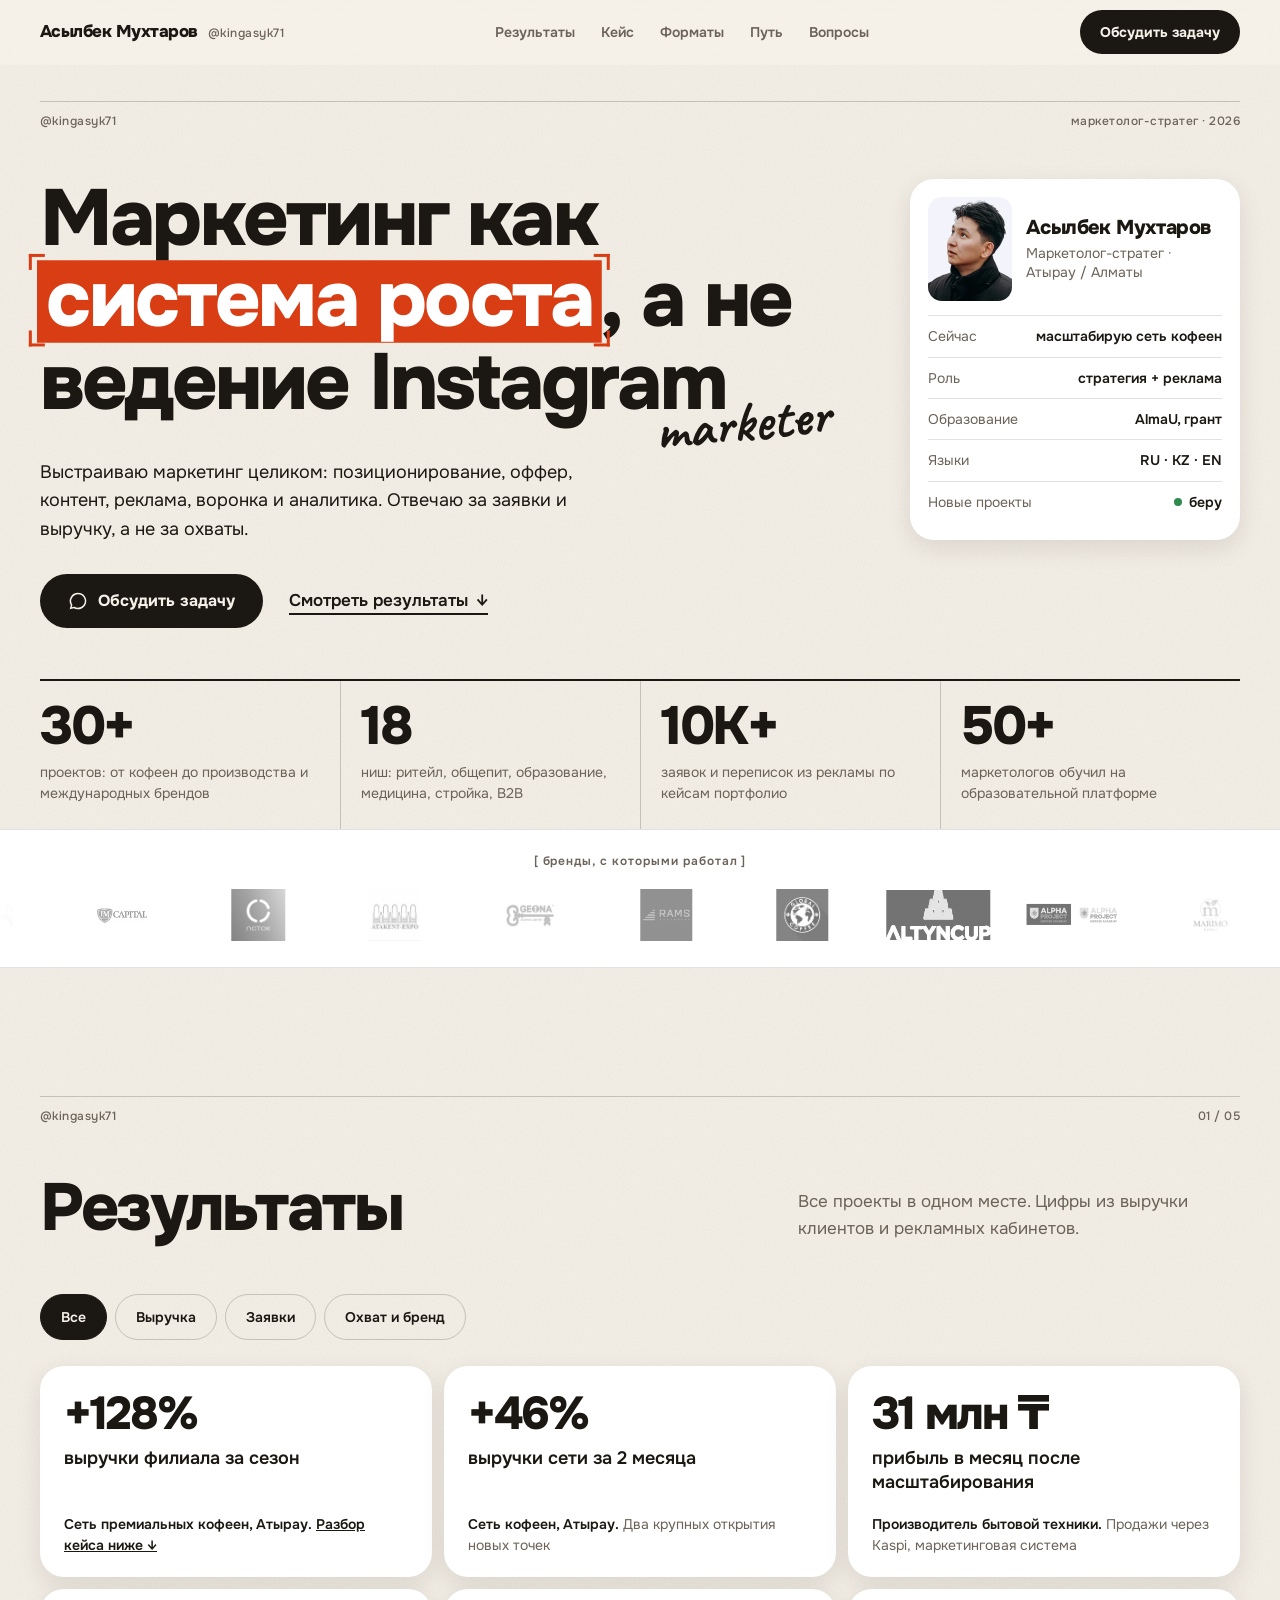
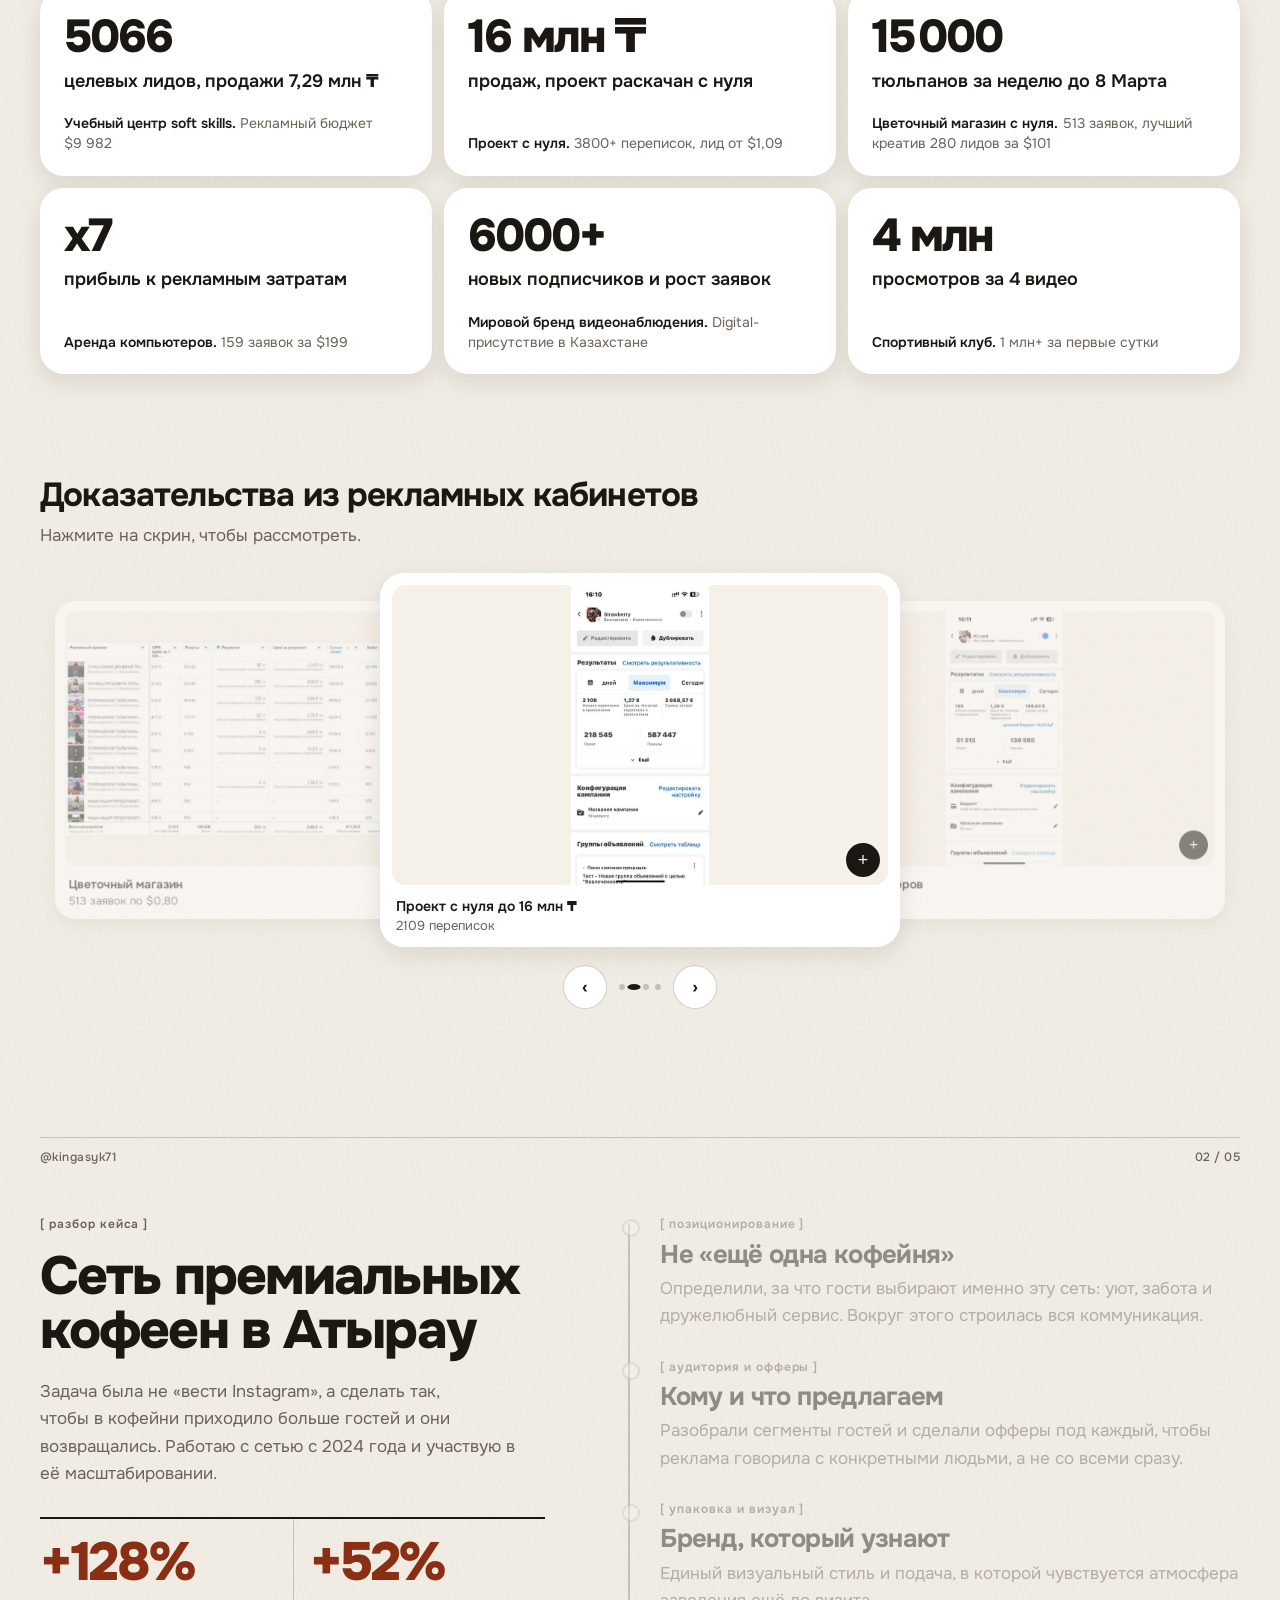
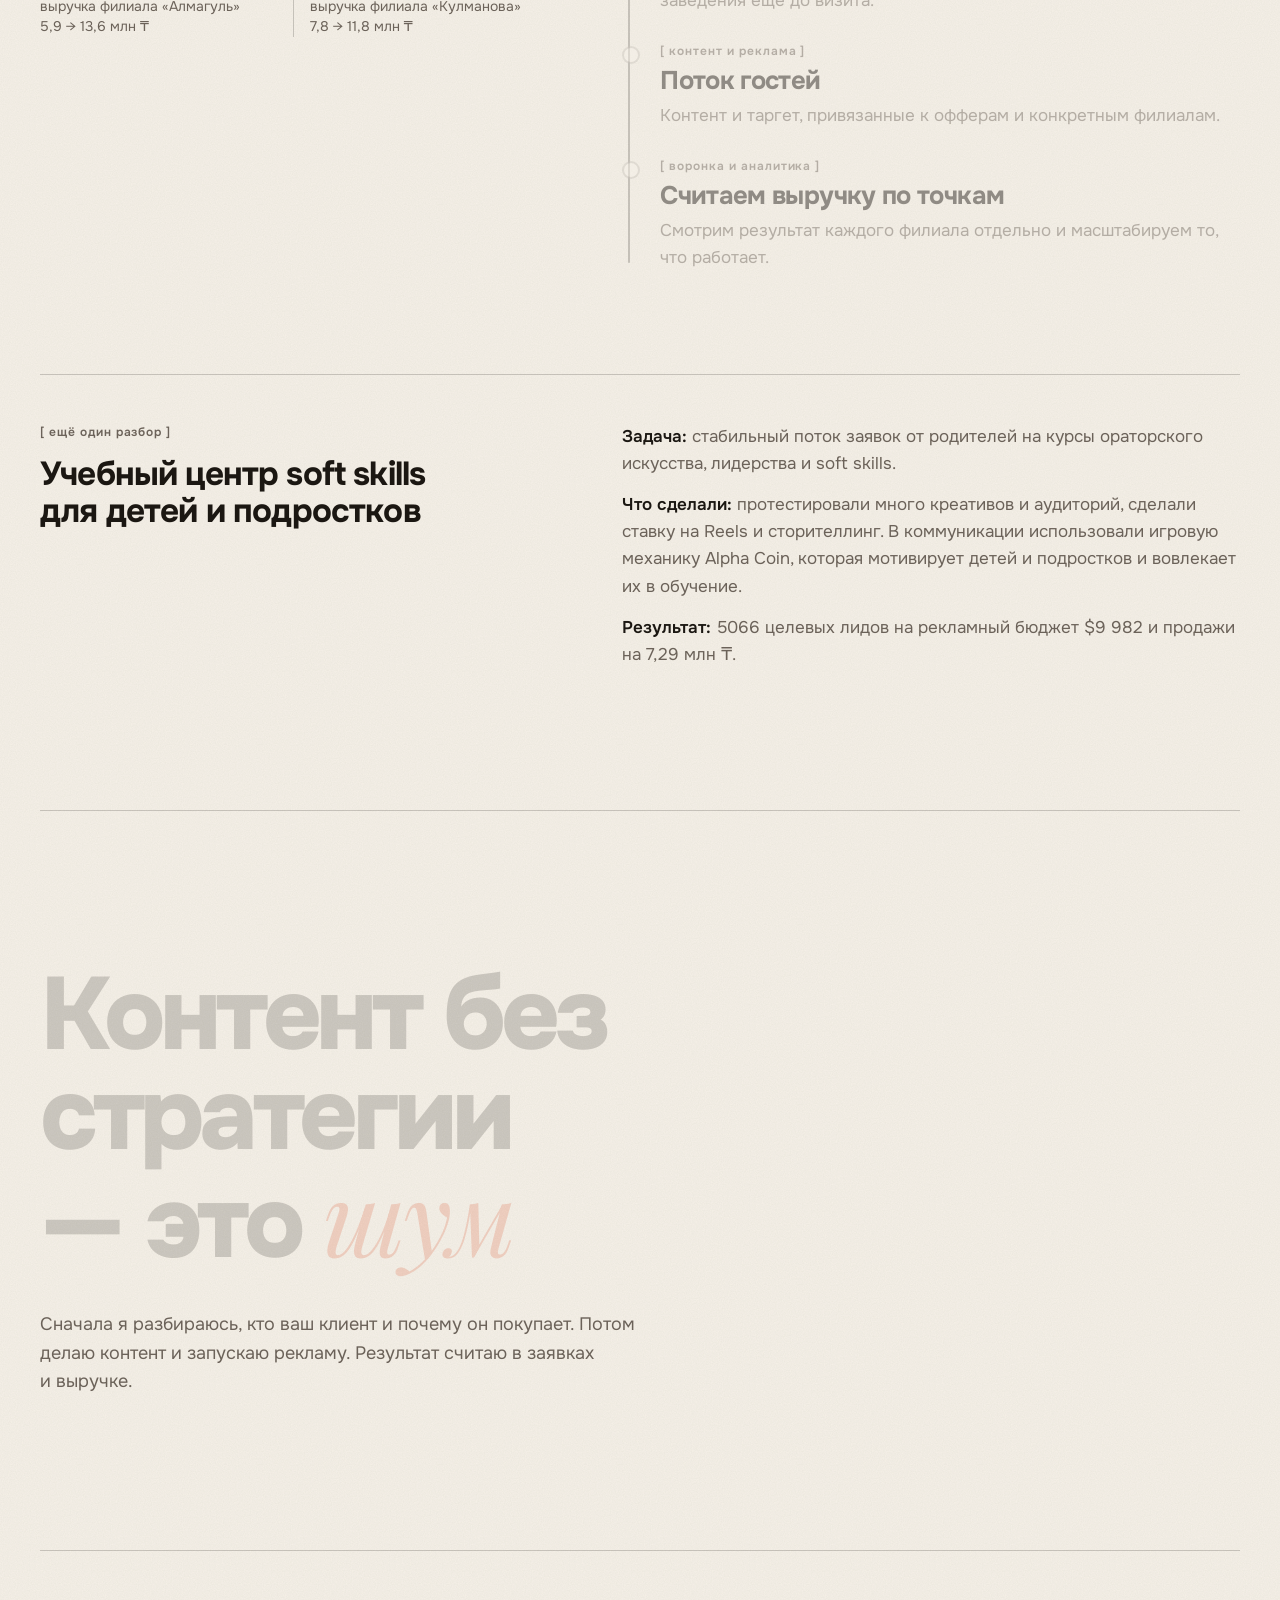
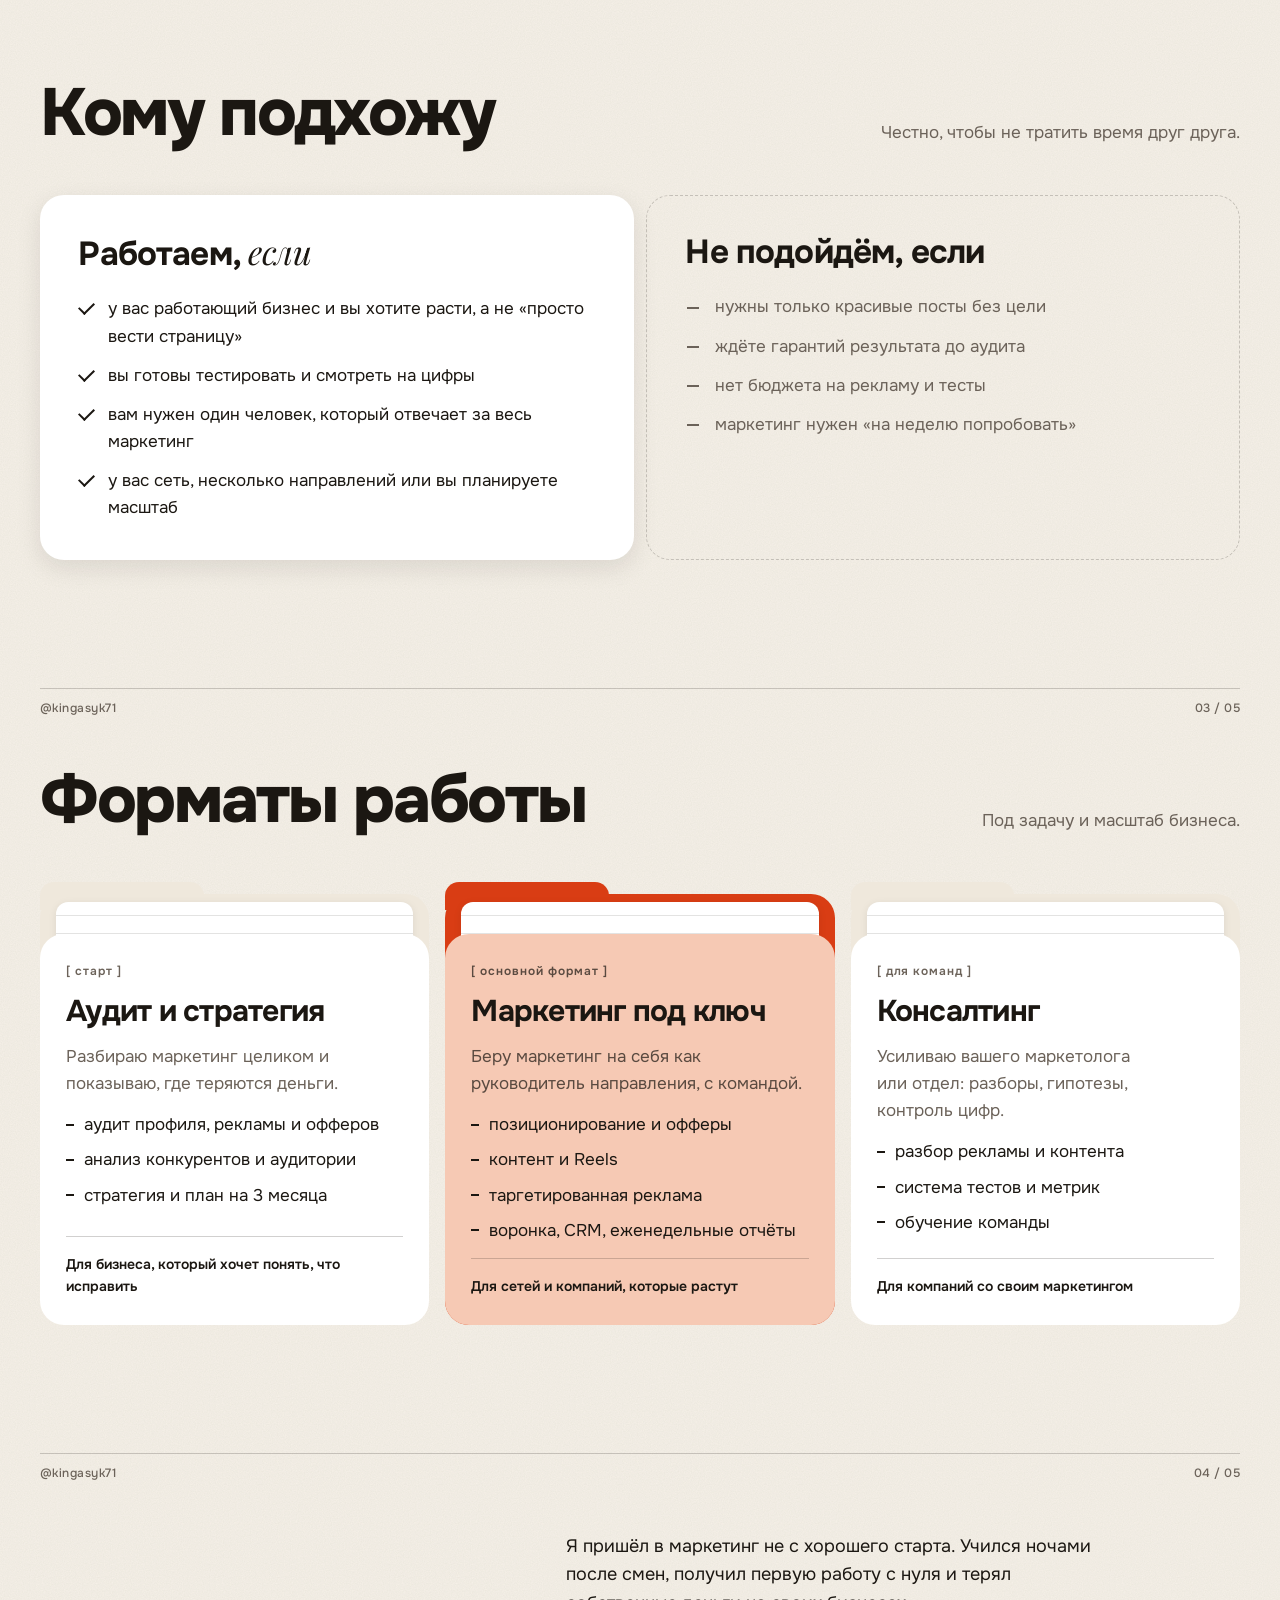
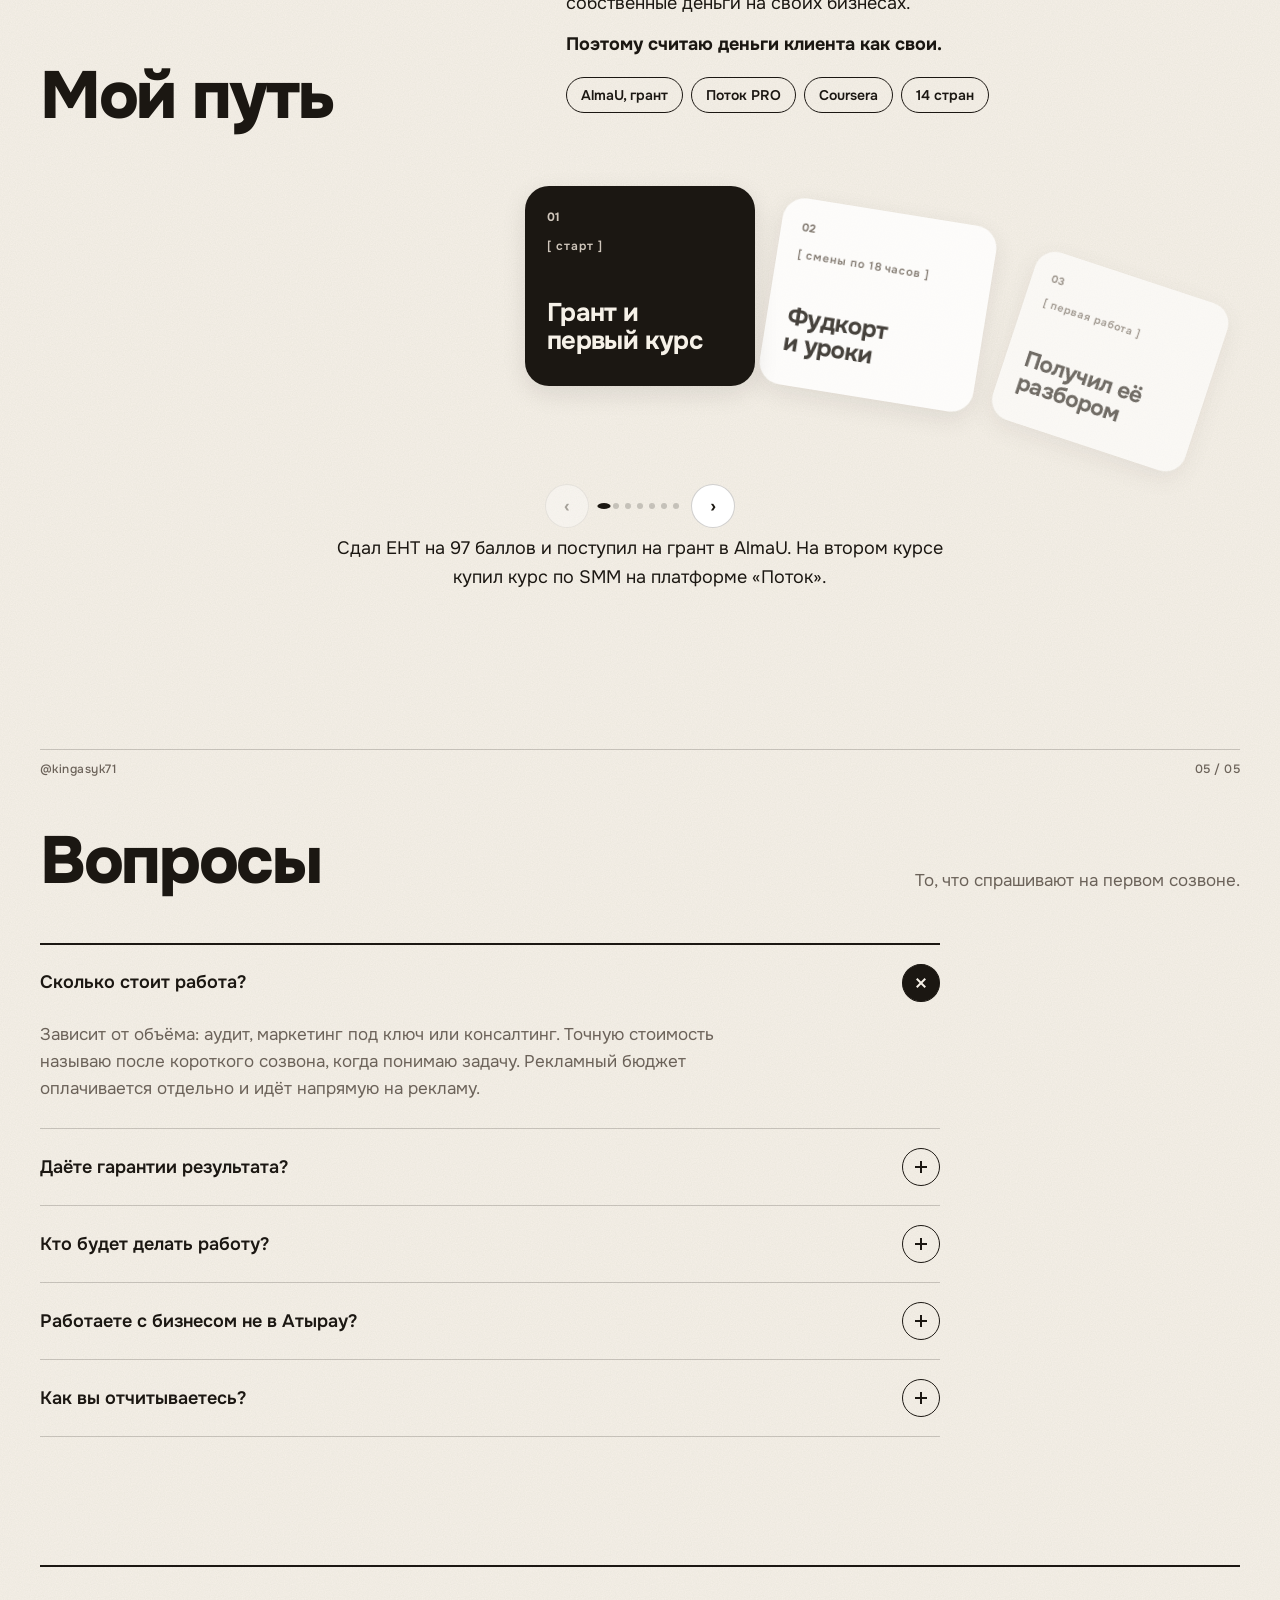
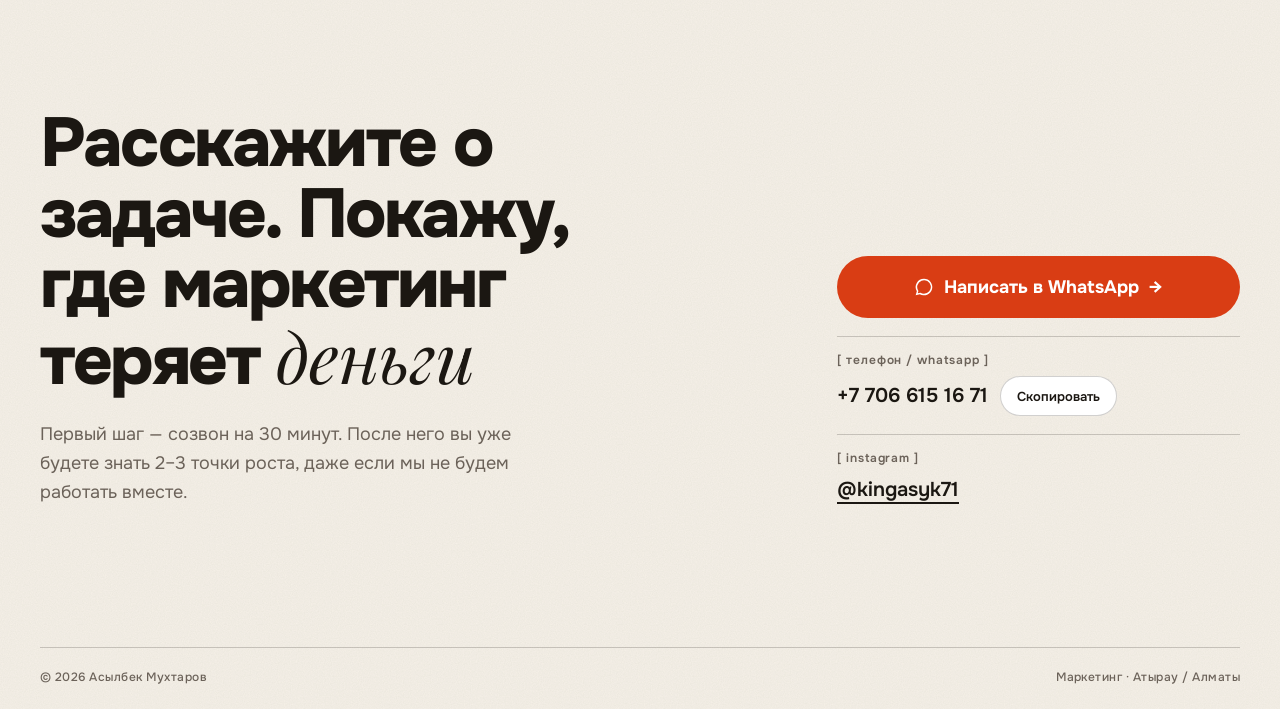
<file: index.html>
<!doctype html>
<html lang="ru">
<head>
<meta charset="utf-8">
<meta name="viewport" content="width=device-width, initial-scale=1, viewport-fit=cover">
<link rel="icon" href="data:image/svg+xml,%3Csvg xmlns=%27http://www.w3.org/2000/svg%27 viewBox=%270 0 32 32%27%3E%3Crect width=%2732%27 height=%2732%27 rx=%278%27 fill=%27%231A2BA8%27/%3E%3Ctext x=%2716%27 y=%2721%27 text-anchor=%27middle%27 font-family=%27Arial%27 font-weight=%27800%27 font-size=%2713%27 fill=%27white%27%3E%D0%90%D0%9C%3C/text%3E%3C/svg%3E">
<style>:root{padding-top:env(safe-area-inset-top,0px);padding-bottom:env(safe-area-inset-bottom,0px)}body{margin:0}[hidden]{display:none!important}</style>
<title>Асылбек Мухтаров</title>
<meta name="description" content="Маркетолог-стратег из Казахстана. 30+ проектов в 18 нишах, 10 000+ заявок из рекламы, рост выручки клиентов до +128%.">
<meta name="theme-color" content="#f6f1e8">
<meta property="og:type" content="website">
<meta property="og:title" content="Асылбек Мухтаров — маркетолог-стратег">
<meta property="og:description" content="30+ проектов в 18 нишах, 10 000+ заявок из рекламы, рост выручки клиентов до +128%.">
<meta property="og:image" content="https://kingasyk71.github.io/og.png">
<meta property="og:image:width" content="1200">
<meta property="og:image:height" content="630">
<meta name="twitter:card" content="summary_large_image">
<link rel="preconnect" href="https://fonts.googleapis.com">
<link rel="preconnect" href="https://fonts.gstatic.com" crossorigin>
<link rel="stylesheet" href="https://fonts.googleapis.com/css2?family=Onest:wght@400;500;600;700;800;900&family=Playfair+Display:ital@1&family=Caveat:wght@600;700&display=swap">
<script>
  /* Start states for the hero focus reveal. If the script below never runs,
     a CSS failsafe shows the finished hero after 2.4s. */
  try{ if(!matchMedia("(prefers-reduced-motion: reduce)").matches) document.documentElement.classList.add("js-anim"); }catch(e){}
</script>
<style>
/* Concept: «выпуск журнала» — the site speaks the same language as the @kingasyk71 carousels:
   warm paper, ink, ONE signal accent per screen, square [ brackets ], folders, paper plates.
   Layout: cream editorial pages, paper-white plates with a soft shadow, no dark sections. */
:root{
  color-scheme:light;
  --paper:#f6f1e8; --paper-white:#ffffff; --paper-2:#efe8dc;
  --ink:#1b1712; --ink-muted:#6b6259;
  --signal:#d93d14; --signal-soft:#f6c9b4; --brick:#8a2e14; --night:#141210; --on-signal:#ffffff;
  --hairline:#1b17121f; --hairline-2:#1b171233;
  --shadow-pill:0 8px 24px rgba(27,23,18,.10);
  --shadow-lift:0 14px 32px rgba(27,23,18,.14);

  --sans:"Onest","Gilroy","Inter Tight",system-ui,-apple-system,"Segoe UI",sans-serif;
  --serif:"Playfair Display","PT Serif",Georgia,serif;
  --hand:"Caveat","Marck Script","Segoe Print",cursive;

  /* type scale (web) */
  --t-12:12px; --t-14:14px; --t-16:16px; --t-18:18px; --t-20:20px;
  --t-h3:clamp(20px,2vw,26px); --t-h3l:clamp(24px,2.6vw,34px);
  --t-h2:clamp(36px,5.2vw,72px); --t-h1:clamp(36px,6.2vw,92px);
  --t-num:clamp(34px,4.2vw,60px); --t-mega:clamp(42px,8vw,120px);

  --radius-card:24px; --radius-pill:999px;
  --wrap:1200px; --nav-h:64px;

  /* motion — overwritten from the MOTION object in the script */
  --ease-out:cubic-bezier(0.23,1,0.32,1);
  --ease-in-out:cubic-bezier(0.77,0,0.175,1);
  --ease-drawer:cubic-bezier(0.32,0.72,0,1);
  --spring:var(--ease-drawer); --spring-d:670ms;
  --press:120ms; --hover:180ms;
}
@supports (transition-timing-function: linear(0, 1)){
  :root{--spring:linear(0, 0.024, 0.0839, 0.1653, 0.2576, 0.3529, 0.446, 0.5335, 0.6132, 0.6841, 0.746, 0.799, 0.8436, 0.8806, 0.9109, 0.9352, 0.9544, 0.9694, 0.9809, 0.9894, 0.9956, 1, 1.003, 1.0048, 1.0058, 1.0062, 1.0062, 1.006, 1.0055, 1.005, 1.0044, 1.0038, 1.0032, 1.0027, 1.0022, 1.0018, 1)}
}
*{box-sizing:border-box}
html{scroll-behavior:smooth;scroll-padding-top:calc(var(--nav-h) + 12px)}
body{background:var(--paper);color:var(--ink);font-family:var(--sans);font-size:var(--t-16);line-height:1.6;-webkit-font-smoothing:antialiased;overflow-x:hidden;
  background-image:url("data:image/svg+xml,%3Csvg xmlns='http://www.w3.org/2000/svg' width='180' height='180'%3E%3Cfilter id='n'%3E%3CfeTurbulence type='fractalNoise' baseFrequency='.85' numOctaves='2' stitchTiles='stitch'/%3E%3CfeColorMatrix values='0 0 0 0 .1 0 0 0 0 .09 0 0 0 0 .07 0 0 0 .07 0'/%3E%3C/filter%3E%3Crect width='100%25' height='100%25' filter='url(%23n)'/%3E%3C/svg%3E")}
@media (min-width:900px){body{font-size:17px}}
a{color:inherit}
img{max-width:100%;display:block}
::selection{background:var(--signal-soft);color:var(--ink)}
.band{padding-left:max(16px,env(safe-area-inset-left,0px));padding-right:max(16px,env(safe-area-inset-right,0px))}
.wrap{max-width:var(--wrap);margin-inline:auto}

h1,h2,h3{font-family:var(--sans);font-weight:800;line-height:1.02;letter-spacing:-.035em;margin:0;text-wrap:balance}
h3{font-weight:700;letter-spacing:-.025em;line-height:1.12}
p{text-wrap:pretty}
.it{font-family:var(--serif);font-style:italic;font-weight:400;letter-spacing:-.01em}
.meta{font-size:var(--t-12);font-weight:500;letter-spacing:.04em;color:var(--ink-muted)}
.tag{font-size:var(--t-12);font-weight:600;letter-spacing:.08em;text-transform:lowercase;color:var(--ink-muted);white-space:nowrap}
.tag::before{content:"[ "}.tag::after{content:" ]"}
.sig{font-family:var(--hand);font-weight:700;color:var(--ink);line-height:1;white-space:nowrap;pointer-events:none}

/* buttons: ink by default, signal only where it is the screen's one accent */
.btn{display:inline-flex;align-items:center;justify-content:center;gap:10px;min-height:54px;padding:0 28px;border-radius:var(--radius-pill);border:0;
  background:var(--ink);color:var(--paper);font:700 var(--t-16)/1 var(--sans);text-decoration:none;cursor:pointer;
  transition:transform var(--press) var(--ease-out),background-color var(--hover) ease}
.btn.signal{background:var(--signal);color:var(--on-signal)}
.btn:active{transform:scale(.97)}
.btn svg{width:20px;height:20px;flex:none}
.btn .arr{display:inline-block;transition:transform var(--hover) var(--ease-out)}
@media (hover:hover) and (pointer:fine){
  .btn:hover{background:#000}
  .btn.signal:hover{background:#c23510}
  .btn:hover .arr{transform:translateX(4px)}
}
.link{display:inline-flex;align-items:center;gap:8px;min-height:44px;font-weight:600;text-decoration:none;position:relative}
.link::after{content:"";position:absolute;left:0;right:0;bottom:8px;height:2px;background:currentColor;clip-path:inset(0 0 0 0)}
@media (hover:hover) and (pointer:fine){ .link:hover::after{animation:uline .55s var(--ease-in-out)} }
@keyframes uline{0%{clip-path:inset(0 0 0 0)}48%{clip-path:inset(0 0 0 100%)}52%{clip-path:inset(0 100% 0 0)}100%{clip-path:inset(0 0 0 0)}}
a:focus-visible,button:focus-visible,summary:focus-visible,[tabindex]:focus-visible{outline:3px solid var(--signal);outline-offset:3px;border-radius:10px}

/* nav */
body::before{content:"";position:fixed;inset:0 0 auto;height:env(safe-area-inset-top,0px);z-index:41;background:var(--paper)}
.nav{position:sticky;top:env(safe-area-inset-top,0px);z-index:40;background:rgba(246,241,232,.9);-webkit-backdrop-filter:blur(12px);backdrop-filter:blur(12px);border-bottom:1px solid transparent;transition:border-color .3s ease}
.nav.scrolled{border-bottom-color:var(--hairline)}
.nav .wrap{display:flex;align-items:center;justify-content:space-between;gap:16px;height:var(--nav-h)}
.brand{display:flex;align-items:baseline;gap:10px;text-decoration:none;font-weight:800;font-size:17px;letter-spacing:-.03em;white-space:nowrap}
.brand .meta{font-weight:500}
.nav ul{display:flex;gap:2px;list-style:none;margin:0;padding:0}
.nav ul a{display:block;font-size:var(--t-14);font-weight:600;text-decoration:none;padding:9px 12px;border-radius:var(--radius-pill);color:var(--ink-muted);transition:color var(--hover) ease,background-color var(--hover) ease}
.nav ul a[aria-current="true"]{color:var(--ink);background:var(--paper-white);box-shadow:var(--shadow-pill)}
@media (hover:hover) and (pointer:fine){.nav ul a:hover{color:var(--ink)}}
.nav .btn{min-height:44px;padding:0 20px;font-size:var(--t-14)}

/* issue frame (рамка выпуска) */
.frame{display:flex;justify-content:space-between;gap:16px;border-top:1px solid var(--hairline-2);padding-top:10px;margin-bottom:clamp(28px,4vw,48px)}

/* hero */
.hero{display:grid;grid-template-columns:minmax(0,1fr) 330px;grid-template-areas:"frame frame" "text card" "tot tot";column-gap:clamp(24px,5vw,80px);padding-block:clamp(20px,3vw,36px) 0}
.hero .frame{grid-area:frame}
.hero-text{grid-area:text;min-width:0}
.h1wrap{position:relative;margin-bottom:clamp(22px,3vw,34px)}
.hero h1{font-size:var(--t-h1)}
.fw{display:inline-block}
.nw{white-space:nowrap}
.hlg{display:inline-block;position:relative;z-index:0;white-space:nowrap;padding:0 .12em .02em;margin-inline:-.04em;color:var(--on-signal)}
.hlg .plate{position:absolute;inset:0;background:var(--signal);z-index:-1;clip-path:inset(0 0 0 0)}
.fb{position:absolute;left:0;top:0;pointer-events:none;z-index:2;opacity:0}
.fb i{position:absolute;left:0;top:0;width:16px;height:16px;border:0 solid var(--signal)}
.fb i:nth-child(1){border-top-width:3px;border-left-width:3px}
.fb i:nth-child(2){border-top-width:3px;border-right-width:3px}
.fb i:nth-child(3){border-bottom-width:3px;border-left-width:3px}
.fb i:nth-child(4){border-bottom-width:3px;border-right-width:3px}
.h1wrap .sig{position:absolute;right:2%;bottom:-.5em;font-size:clamp(36px,4.4vw,62px);transform:rotate(-6deg)}
.lead{max-width:31em;font-size:var(--t-18);margin:0 0 30px}
.cta-row{display:flex;flex-wrap:wrap;align-items:center;gap:12px 26px}

.card{grid-area:card;align-self:start;background:var(--paper-white);border-radius:var(--radius-card);padding:18px;display:flex;flex-direction:column;gap:14px;min-width:0;box-shadow:var(--shadow-pill)}
.who{display:grid;grid-template-columns:84px minmax(0,1fr);gap:14px;align-items:center}
.who img{width:84px;height:104px;object-fit:cover;border-radius:14px;background:var(--paper-2)}
.who b{font-weight:800;font-size:20px;line-height:1.05;letter-spacing:-.03em;display:block}
.who span{font-size:var(--t-14);color:var(--ink-muted);display:block;margin-top:6px;line-height:1.35}
.card dl{margin:0}
.card dl div{display:flex;justify-content:space-between;gap:12px;border-top:1px solid var(--hairline);padding-block:9px;font-size:var(--t-14)}
.card dt{color:var(--ink-muted)}
.card dd{margin:0;font-weight:600;text-align:right}
.dot{display:inline-block;width:8px;height:8px;border-radius:50%;background:#2f8a4e;margin-right:7px;vertical-align:1px}

.totals{grid-area:tot;display:grid;grid-template-columns:repeat(4,minmax(0,1fr));border-top:2px solid var(--ink);margin-top:clamp(36px,4vw,56px)}
.tot{padding:20px 20px 26px 0;min-width:0}
.tot + .tot{padding-left:20px;border-left:1px solid var(--hairline-2)}
.tot .n{font-weight:800;font-size:var(--t-num);line-height:.95;letter-spacing:-.045em}
.tot .d{margin-top:10px;font-size:var(--t-14);color:var(--ink-muted);line-height:1.45}

/* logos */
.logos{border-block:1px solid var(--hairline);background:var(--paper-white);overflow:hidden;padding-block:22px}
.logos .label{display:block;text-align:center;margin-bottom:14px}
.marq{-webkit-mask-image:linear-gradient(90deg,transparent,#000 10%,#000 90%,transparent);mask-image:linear-gradient(90deg,transparent,#000 10%,#000 90%,transparent)}
.track{display:flex;gap:24px;width:max-content;animation:slide 56s linear infinite}
.logos:hover .track{animation-play-state:paused}
.track figure{margin:0;width:112px;height:60px;display:grid;place-items:center;flex:none}
.track img{max-height:52px;max-width:104px;width:auto;height:auto;object-fit:contain;filter:grayscale(1);opacity:.55;mix-blend-mode:multiply;transition:filter var(--hover) ease,opacity var(--hover) ease}
@media (hover:hover) and (pointer:fine){.track figure:hover img{filter:none;opacity:1}}
@keyframes slide{to{transform:translateX(-50%)}}

/* sections */
.section{padding-block:clamp(80px,10vw,136px)}
.head{display:flex;justify-content:space-between;align-items:end;gap:20px 48px;flex-wrap:wrap;margin-bottom:clamp(28px,4vw,48px)}
.head h2{font-size:var(--t-h2);position:relative}
.head h2 .sig{position:absolute;right:-.3em;bottom:-.55em;font-size:.56em;transform:rotate(-6deg)}
.head p{max-width:26em;margin:0;color:var(--ink-muted)}

/* results */
.filters{display:flex;gap:8px;margin-bottom:22px;overflow-x:auto;scrollbar-width:none;margin-inline:calc(-1*max(16px,env(safe-area-inset-left,0px)));padding:4px max(16px,env(safe-area-inset-left,0px))}
.filters::-webkit-scrollbar{display:none}
.filters button{flex:none;min-height:46px;font:600 var(--t-14) var(--sans);background:transparent;color:var(--ink);border:1px solid var(--hairline-2);border-radius:var(--radius-pill);padding:0 20px;cursor:pointer;
  transition:background-color var(--hover) ease,color var(--hover) ease,border-color var(--hover) ease,transform var(--press) var(--ease-out)}
.filters button:active{transform:scale(.97)}
.filters button[aria-pressed="true"]{background:var(--ink);border-color:var(--ink);color:var(--paper)}
.wall{display:grid;grid-template-columns:repeat(3,minmax(0,1fr));gap:12px}
.res{background:var(--paper-white);border-radius:var(--radius-card);padding:26px 24px 22px;display:flex;flex-direction:column;gap:10px;min-width:0;box-shadow:var(--shadow-pill);
  transition:transform var(--hover) var(--ease-out),box-shadow var(--hover) ease}
@media (hover:hover) and (pointer:fine){ .wall:not(.deck-on) .res:hover{box-shadow:var(--shadow-lift)} }
.res .n{font-weight:800;font-size:clamp(36px,3.6vw,54px);line-height:.95;letter-spacing:-.045em;white-space:nowrap}
.res .w2{font-weight:600;font-size:var(--t-18);line-height:1.35}
.res .x{font-size:var(--t-14);color:var(--ink-muted);margin-top:auto;padding-top:10px;line-height:1.45}
.res .x b{color:var(--ink);font-weight:600}
.res .x a{color:var(--ink);font-weight:600}

/* deck engine (fan / spotlight / arc) */
#results,#path{overflow-x:hidden;overflow-x:clip}
.deck-on{position:relative;touch-action:pan-y;user-select:none;-webkit-user-select:none;cursor:grab}
.deck-on.dragging{cursor:grabbing}
.deck-on > .di{position:absolute;left:50%;top:0;will-change:transform}
.deck-ctl{display:flex;align-items:center;justify-content:center;gap:12px;margin-top:18px}
.deck-ctl button{width:44px;height:44px;border-radius:50%;border:1px solid var(--hairline-2);background:var(--paper-white);color:var(--ink);font:600 18px/1 var(--sans);cursor:pointer;display:grid;place-items:center;transition:transform var(--press) var(--ease-out),opacity .2s ease}
.deck-ctl button:active{transform:scale(.97)}
.deck-ctl button:disabled{opacity:.35;cursor:default}
.counting{font-variant-numeric:tabular-nums}
.dots{display:flex;gap:6px;align-items:center}
.dots i{width:6px;height:6px;border-radius:3px;background:var(--hairline-2);transition:background-color .2s ease,transform .2s var(--ease-out)}
.dots i.on{background:var(--ink);transform:scaleX(2.2)}

/* proof */
.proof{margin-top:clamp(64px,8vw,104px)}
.proof h3{font-size:var(--t-h3l);margin-bottom:8px}
.proof > p{color:var(--ink-muted);margin:0 0 24px}
.gallery{display:grid;grid-template-columns:repeat(4,minmax(0,1fr));gap:12px}
.gallery figure{margin:0;background:var(--paper-white);border-radius:var(--radius-card);padding:12px;display:flex;flex-direction:column;gap:12px;min-width:0;box-shadow:var(--shadow-pill)}
.shot{border:0;padding:0;background:var(--paper);border-radius:14px;cursor:zoom-in;display:grid;place-items:center;width:100%;height:200px;overflow:hidden;position:relative}
.shot img{max-height:200px;width:auto;object-fit:contain;pointer-events:none}
.shot .zoom{position:absolute;right:8px;bottom:8px;width:34px;height:34px;border-radius:50%;background:var(--ink);color:var(--paper);display:grid;place-items:center;font-size:18px;line-height:1}
.gallery figcaption{font-size:13px;color:var(--ink-muted);line-height:1.4;padding-inline:4px}
.gallery figcaption b{color:var(--ink);display:block;font-size:var(--t-14);font-weight:600}
.gallery.deck-on figure{width:min(520px,78vw)}
.gallery.deck-on .shot{height:min(300px,56vw)}
.gallery.deck-on .shot img{max-height:min(300px,56vw)}

/* case */
.eb{display:block;margin-bottom:14px}
.deep{display:grid;grid-template-columns:minmax(0,.9fr) minmax(0,1.1fr);gap:clamp(32px,6vw,96px);align-items:start}
.deep .lead-col{position:sticky;top:calc(var(--nav-h) + 32px)}
.deep .lead-col h2{font-size:clamp(32px,4.2vw,60px)}
.deep .lead-col p{color:var(--ink-muted);margin:20px 0 0;max-width:30em}
.nums{display:grid;grid-template-columns:1fr 1fr;margin-top:30px;border-top:2px solid var(--ink)}
.nums > div{padding:18px 16px 0 0;min-width:0}
.nums > div + div{padding-left:16px;border-left:1px solid var(--hairline-2)}
.nums b{font-weight:800;font-size:var(--t-num);line-height:.95;letter-spacing:-.045em;color:var(--brick);display:block}
.nums > div > span{font-size:var(--t-14);color:var(--ink-muted);display:block;margin-top:8px;line-height:1.45}
.timeline{list-style:none;margin:0;padding:0;position:relative;--p:1}
.timeline::before,.timeline::after{content:"";position:absolute;left:6px;top:8px;bottom:8px;width:2px;border-radius:2px}
.timeline::before{background:var(--hairline-2)}
.timeline::after{background:var(--ink);transform-origin:top;transform:scaleY(var(--p))}
.timeline li{padding:0 0 28px 38px;position:relative}
.timeline li::before{content:"";position:absolute;left:0;top:4px;width:14px;height:14px;border-radius:50%;background:var(--ink);border:2px solid var(--ink);z-index:1;transition:background-color .2s ease,border-color .2s ease}
.tl-js li::before{background:var(--paper);border-color:var(--hairline-2)}
.tl-js li.on::before{background:var(--signal);border-color:var(--signal)}
.tl-js li{transition:opacity .25s ease}
.tl-js li:not(.on){opacity:.45}
.timeline li:last-child{padding-bottom:0}
.timeline .tag{display:block;margin-bottom:6px}
.timeline h3{font-size:var(--t-h3);margin-bottom:6px}
.timeline p{margin:0;color:var(--ink-muted);max-width:34em}
.case2{margin-top:clamp(64px,8vw,112px);padding-top:clamp(32px,4vw,48px);border-top:1px solid var(--hairline-2);display:grid;grid-template-columns:minmax(0,.9fr) minmax(0,1.1fr);gap:clamp(24px,6vw,96px)}
.case2 h3{font-size:var(--t-h3l)}
.case2 p{margin:0 0 14px;color:var(--ink-muted)}
.case2 p b{color:var(--ink);font-weight:600}

/* manifesto */
.manifesto .wrap{padding-block:clamp(88px,12vw,168px);border-block:1px solid var(--hairline-2)}
.manifesto h2{font-size:var(--t-mega);line-height:.98;letter-spacing:-.05em;max-width:12ch}
.manifesto h2 em{font-family:var(--serif);font-style:italic;font-weight:400;color:var(--signal);letter-spacing:-.02em}
.manifesto p{max-width:34em;font-size:var(--t-18);color:var(--ink-muted);margin:36px 0 0}
.mw{transition:opacity .15s linear}

/* fit */
.fit{display:grid;grid-template-columns:1fr 1fr;gap:12px}
.fit > div{padding:clamp(24px,3vw,40px);min-width:0;border-radius:var(--radius-card)}
.fit .yes{background:var(--paper-white);box-shadow:var(--shadow-pill)}
.fit .no{border:1px dashed var(--hairline-2)}
.fit h3{font-size:var(--t-h3l);margin-bottom:22px}
.fit ul{margin:0;padding:0;list-style:none;display:grid;gap:12px}
.fit li{padding-left:30px;position:relative}
.fit .yes li::before{content:"";position:absolute;left:1px;top:.42em;width:13px;height:7px;border-left:2px solid var(--ink);border-bottom:2px solid var(--ink);transform:rotate(-45deg)}
.fit .no li{color:var(--ink-muted)}
.fit .no li::before{content:"";position:absolute;left:2px;top:.78em;width:12px;height:2px;background:var(--ink-muted)}

/* formats: folders */
.formats{display:grid;grid-template-columns:repeat(3,minmax(0,1fr));gap:16px;align-items:stretch}
.folder{position:relative;padding-top:30px;display:flex;flex-direction:column;min-width:0;--folder:var(--paper-2);--front:var(--paper-white)}
.folder.main{--folder:var(--signal);--front:var(--signal-soft)}
.folder .back{position:absolute;left:0;right:0;top:12px;bottom:0;background:var(--folder);border-radius:var(--radius-card)}
.folder .back::before{content:"";position:absolute;left:0;top:-12px;width:42%;height:28px;background:var(--folder);border-radius:14px 14px 0 0}
.folder .sheet{position:absolute;left:16px;right:16px;top:20px;height:90px;background:var(--paper-white);border-radius:12px;box-shadow:0 2px 8px rgba(27,23,18,.08);
  background-image:repeating-linear-gradient(to bottom,transparent 0 17px,var(--hairline) 17px 18px);background-position:0 14px;
  transform:translateY(0);transition:transform .2s var(--ease-out)}
.folder .front{position:relative;margin-top:22px;flex:1;background:var(--front);border-radius:var(--radius-card);padding:28px 26px;display:flex;flex-direction:column;gap:14px;
  transform:translateY(0);transition:transform .2s var(--ease-out)}
@media (hover:hover) and (pointer:fine){
  .folder:hover .sheet{transform:translateY(-24px)}
  .folder:hover .front{transform:translateY(6px)}
}
.folder.open .sheet{transform:translateY(-24px)}
.folder.open .front{transform:translateY(6px)}
.folder .front h3{font-size:clamp(24px,2.4vw,30px)}
.folder .front p{margin:0;color:var(--ink-muted)}
.folder.main .front p,.folder.main .tag{color:#5a4a40}
.folder ul{margin:0;padding:0;list-style:none;display:grid;gap:8px}
.folder li{padding-left:18px;position:relative}
.folder li::before{content:"";position:absolute;left:0;top:.72em;width:8px;height:2px;background:var(--ink)}
.folder .for{margin-top:auto;padding-top:16px;border-top:1px solid var(--hairline-2);font-size:var(--t-14);font-weight:600}

/* path: arc */
.about-head{display:grid;grid-template-columns:minmax(0,.8fr) minmax(0,1.2fr);gap:clamp(24px,6vw,96px);align-items:end;margin-bottom:clamp(32px,5vw,56px)}
.about-head h2{font-size:var(--t-h2);position:relative;width:fit-content}
.about-head h2 .sig{position:absolute;right:-.35em;bottom:-.5em;font-size:.56em;transform:rotate(-6deg)}
.about-head .txt p{margin:0 0 12px;font-size:var(--t-18);max-width:30em}
.about-head .txt p b{font-weight:700}
.facts{display:flex;flex-wrap:wrap;gap:8px;margin-top:18px;padding:0;list-style:none}
.facts li{border:1px solid var(--ink);border-radius:var(--radius-pill);padding:6px 14px;font-size:var(--t-14);font-weight:600}
.path-list{list-style:none;margin:0;padding:0;display:grid;grid-template-columns:repeat(auto-fill,minmax(250px,1fr));gap:12px}
.path-list li{background:var(--paper-white);border-radius:var(--radius-card);padding:22px;box-shadow:var(--shadow-pill)}
.path-list .num{font-size:var(--t-12);font-weight:700;color:var(--ink-muted)}
.path-list .tag{display:block;margin:10px 0 6px}
.path-list h3{font-size:var(--t-h3);margin-bottom:8px}
.path-list p{margin:0;color:var(--ink-muted);font-size:var(--t-16)}
.path-list.deck-on{display:block}
.path-list.deck-on li{width:230px;height:200px;transform-origin:50% var(--arc-r,1600px);display:flex;flex-direction:column}
.path-list.deck-on li p{display:none}
.path-list.deck-on li.is-active{background:var(--ink);color:var(--paper)}
.path-list.deck-on li.is-active .num,.path-list.deck-on li.is-active .tag{color:#cfc6bb}
.path-list.deck-on li h3{margin-top:auto}
.arc-text{max-width:36em;margin:6px auto 0;text-align:center;color:var(--ink);font-size:var(--t-18);min-height:4.8em}

/* faq */
.faq{border-top:2px solid var(--ink);max-width:900px}
.faq details{border-bottom:1px solid var(--hairline-2)}
.faq summary{list-style:none;cursor:pointer;display:flex;justify-content:space-between;align-items:center;gap:16px;min-height:76px;padding-block:14px;font-weight:600;font-size:var(--t-18)}
.faq summary::-webkit-details-marker{display:none}
.faq .pl{flex:none;width:38px;height:38px;border-radius:50%;border:1px solid var(--ink);position:relative;transition:transform .25s var(--ease-out),background-color .2s ease}
.faq .pl::before,.faq .pl::after{content:"";position:absolute;left:50%;top:50%;width:12px;height:2px;background:var(--ink);transform:translate(-50%,-50%)}
.faq .pl::after{transform:translate(-50%,-50%) rotate(90deg)}
.faq details[open] .pl{transform:rotate(45deg);background:var(--ink)}
.faq details[open] .pl::before,.faq details[open] .pl::after{background:var(--paper)}
.faq details p{margin:0 0 26px;color:var(--ink-muted);max-width:44em}

/* final */
.final .wrap{padding-block:clamp(80px,11vw,150px);display:grid;grid-template-columns:minmax(0,1.3fr) minmax(0,.7fr);gap:48px;align-items:end;border-top:2px solid var(--ink)}
.final h2{font-size:clamp(34px,5.4vw,80px)}
.final h2 .it{font-weight:400}
.final .sub{color:var(--ink-muted);margin:24px 0 0;max-width:30em;font-size:var(--t-18)}
.contact{display:flex;flex-direction:column;gap:18px;min-width:0}
.contact .btn{min-height:62px;font-size:var(--t-18)}
.contact .row{border-top:1px solid var(--hairline-2);padding-top:14px}
.contact .row > .tag{display:block;margin-bottom:6px}
.contact .v{display:flex;align-items:center;gap:12px;flex-wrap:wrap}
.contact .row b{font-size:20px;font-weight:600;user-select:all}
.contact .row a{font-size:20px;font-weight:600;text-decoration:none;border-bottom:2px solid var(--ink)}
.copy{min-height:40px;padding:0 16px;border-radius:var(--radius-pill);border:1px solid var(--hairline-2);background:var(--paper-white);color:var(--ink);font:600 13px var(--sans);cursor:pointer;transition:transform var(--press) var(--ease-out)}
.copy:active{transform:scale(.97)}
footer .wrap{border-top:1px solid var(--hairline-2);padding-block:20px calc(100px + env(safe-area-inset-bottom,0px));display:flex;justify-content:space-between;gap:16px;flex-wrap:wrap}
@media (min-width:901px){footer .wrap{padding-bottom:22px}}

/* floating WhatsApp */
.fab{position:fixed;right:calc(16px + env(safe-area-inset-right,0px));bottom:calc(16px + env(safe-area-inset-bottom,0px));z-index:30;width:60px;height:60px;min-height:0;padding:0;border-radius:50%;display:none;box-shadow:var(--shadow-lift);
  transform:translateY(calc(100% + 32px));transition:transform .4s var(--ease-drawer)}
.fab svg{width:27px;height:27px}
.fab.show{transform:translateY(0)}

/* lightbox */
dialog{border:0;padding:0;background:transparent;max-width:min(96vw,1100px);max-height:92vh;overflow:visible}
dialog::backdrop{background:rgba(20,18,16,.9)}
dialog figure{margin:0;display:flex;flex-direction:column;align-items:center;gap:12px;touch-action:none}
dialog img{max-height:76vh;width:auto;border-radius:14px;background:#fff;pointer-events:none}
dialog figcaption{color:var(--paper);font-size:var(--t-14);text-align:center}
dialog figcaption small{display:block;color:#cfc6bb;margin-top:4px;font-size:var(--t-14)}
dialog .hint{color:#a99f94;font-size:12px;margin-top:2px}
.lbclose{position:fixed;top:calc(14px + env(safe-area-inset-top,0px));right:calc(14px + env(safe-area-inset-right,0px));width:48px;height:48px;border-radius:50%;background:var(--paper);color:var(--ink);border:0;font:600 20px var(--sans);cursor:pointer;display:grid;place-items:center}


/* ===== live layer: bracket cursor, magnets, tilt, interactive headline ===== */
.has-cur,.has-cur *{cursor:none!important}
.cur{position:fixed;left:0;top:0;z-index:80;pointer-events:none;display:none}
.has-cur .cur{display:block}
.cur .dot{position:fixed;left:0;top:0;width:8px;height:8px;margin:-4px 0 0 -4px;border-radius:50%;background:var(--signal);transition:opacity .15s ease}
.cur i{position:fixed;left:0;top:0;width:14px;height:14px;border:0 solid var(--signal)}
.cur i:nth-of-type(1){border-top-width:2.5px;border-left-width:2.5px}
.cur i:nth-of-type(2){border-top-width:2.5px;border-right-width:2.5px}
.cur i:nth-of-type(3){border-bottom-width:2.5px;border-left-width:2.5px}
.cur i:nth-of-type(4){border-bottom-width:2.5px;border-right-width:2.5px}
.cur .lbl{position:fixed;left:0;top:0;background:var(--ink);color:var(--paper);font:600 12px/1 var(--sans);letter-spacing:.02em;padding:7px 10px;border-radius:999px;white-space:nowrap;opacity:0;transform:scale(.9);transition:opacity .15s ease,transform .2s var(--ease-out)}
.cur .lbl.on{opacity:1;transform:scale(1)}
.cur.down i{border-color:var(--ink)}
.mag{transition:translate var(--spring-d) var(--spring)}
.mag.pull{transition:translate .12s linear}
.tilt{transition:transform var(--spring-d) var(--spring)}
.tilt.live{transition:transform .08s linear}
.h1live .fw,.h1live .hlg{transition:filter .2s ease,opacity .2s ease}
.h1live .unfocus{filter:blur(2.5px);opacity:.4}
.js-marq .track{animation:none}
.manifesto h2 em{display:inline-block}
.noise{animation:noise .5s steps(2,end) 1}
@keyframes noise{0%{transform:translate(0,0)}20%{transform:translate(-3px,1px) skewX(-4deg)}40%{transform:translate(3px,-2px)}60%{transform:translate(-2px,2px) skewX(3deg)}80%{transform:translate(2px,-1px)}100%{transform:none}}
.sig-wait{clip-path:inset(-30% 100% -30% 0)}

/* hero start state (script removes the class; failsafe shows the result) */
.js-anim .fw{filter:blur(6px);opacity:.35;animation:fs-word 0s 2.4s forwards}
.js-anim .hlg{color:var(--ink);filter:blur(6px);opacity:.35;animation:fs-hl 0s 2.4s forwards}
.js-anim .hlg .plate{clip-path:inset(0 100% 0 0);animation:fs-plate 0s 2.4s forwards}
.js-anim .lead,.js-anim .cta-row,.js-anim .card{opacity:0;animation:fs-op 0s 2.4s forwards}
@keyframes fs-word{to{filter:none;opacity:1}}
@keyframes fs-hl{to{color:var(--on-signal);filter:none;opacity:1}}
@keyframes fs-plate{to{clip-path:inset(0 0 0 0)}}
@keyframes fs-op{to{opacity:1}}
.rv-wait{opacity:0}

@media (max-width:900px){
  :root{--nav-h:56px}
  .nav ul,.nav .btn{display:none}
  .hero{grid-template-columns:minmax(0,1fr);grid-template-areas:"frame" "text" "tot" "card"}
  .frame{margin-bottom:20px}
  .h1wrap{margin-bottom:18px}
  .h1wrap .sig{right:0;bottom:-.62em;font-size:36px}
  .lead{font-size:var(--t-16);margin-bottom:20px;line-height:1.5}
  .cta-row{gap:4px 20px}
  .cta-row .btn{flex:1 1 100%}
  .totals{margin-top:24px;display:flex;overflow-x:auto;scroll-snap-type:x mandatory;scrollbar-width:none;margin-inline:calc(-1*max(16px,env(safe-area-inset-left,0px)));padding-inline:max(16px,env(safe-area-inset-left,0px))}
  .totals::-webkit-scrollbar{display:none}
  .tot{flex:0 0 148px;scroll-snap-align:start;padding:14px 14px 4px 0}
  .tot + .tot{padding-left:14px}
  .tot .n{font-size:32px}
  .tot .d{font-size:13px;margin-top:6px}
  .card{margin-top:32px;max-width:440px}
  .wall{grid-template-columns:minmax(0,1fr);gap:8px}
  .wall.deck-on .res{width:min(84vw,420px);min-height:220px;transform-origin:50% 140%}
  .gallery{grid-template-columns:1fr 1fr;gap:8px}
  .gallery figure{padding:8px}
  .shot{height:140px}.shot img{max-height:140px}
  .deep,.case2,.fit,.final .wrap,.about-head{grid-template-columns:minmax(0,1fr)}
  .deep .lead-col{position:static}
  .formats{grid-template-columns:minmax(0,1fr)}
  .fab{display:inline-flex}
  .head h2 .sig{right:0}
  .about-head h2 .sig{right:-.3em}
  .manifesto h2{max-width:none}
  .path-list.deck-on li{width:190px;height:170px;padding:18px}
  .brand .meta{display:none}
}
@media (max-width:380px){
  .hero h1{font-size:33px}
  .head h2{font-size:34px}
}
@media (prefers-reduced-motion:reduce){
  html{scroll-behavior:auto}
  .track{animation:none;flex-wrap:wrap;width:auto;justify-content:center}
  *,*::before,*::after{transition-property:opacity,background-color,color,border-color!important;transition-duration:.2s!important;animation-duration:.01ms!important}
}
</style>
</head>
<body>


<nav class="nav band" id="nav" aria-label="Разделы">
  <div class="wrap">
    <a class="brand" href="#top">Асылбек Мухтаров <span class="meta">@kingasyk71</span></a>
    <ul>
      <li><a href="#results">Результаты</a></li>
      <li><a href="#case">Кейс</a></li>
      <li><a href="#formats">Форматы</a></li>
      <li><a href="#path">Путь</a></li>
      <li><a href="#faq">Вопросы</a></li>
    </ul>
    <a class="btn wa" href="#" target="_blank" rel="noopener">Обсудить задачу</a>
  </div>
</nav>

<section class="band" id="top">
  <div class="wrap">
    <div class="hero">
      <div class="frame" aria-hidden="true"><span class="meta">@kingasyk71</span><span class="meta">маркетолог-стратег · 2026</span></div>
      <div class="hero-text">
        <div class="h1wrap" id="h1wrap">
          <h1 id="h1"><span class="fw">Маркетинг</span> <span class="fw">как</span> <span class="nw"><span class="hlg" id="hlg"><span class="plate" aria-hidden="true"></span>система роста</span><span class="fw">,</span></span> <span class="fw">а</span> <span class="fw">не</span> <span class="fw">ведение</span> <span class="fw">Instagram</span></h1>
          <div class="fb" id="fb" aria-hidden="true"><i></i><i></i><i></i><i></i></div>
          <span class="sig" aria-hidden="true">marketer</span>
        </div>
        <p class="lead">Выстраиваю маркетинг целиком: позиционирование, оффер, контент, реклама, воронка и аналитика. Отвечаю за заявки и выручку, а не за охваты.</p>
        <div class="cta-row" id="heroCta">
          <a class="btn wa" href="#" target="_blank" rel="noopener">
            <svg viewBox="0 0 24 24" fill="currentColor" aria-hidden="true"><path d="M12 2a10 10 0 0 0-8.6 15.1L2 22l5-1.3A10 10 0 1 0 12 2Zm0 18.2c-1.5 0-3-.4-4.2-1.2l-.3-.2-3 .8.8-2.9-.2-.3A8.2 8.2 0 1 1 12 20.2Z"/></svg>
            Обсудить задачу
          </a>
          <a class="link" href="#results">Смотреть результаты <span aria-hidden="true">↓</span></a>
        </div>
      </div>

      <aside class="card" aria-label="Коротко обо мне">
        <div class="who">
          <img src="img/hero-card.webp" alt="Асылбек Мухтаров" width="84" height="104" fetchpriority="high">
          <div><b>Асылбек Мухтаров</b><span>Маркетолог-стратег · Атырау / Алматы</span></div>
        </div>
        <dl>
          <div><dt>Сейчас</dt><dd>масштабирую сеть кофеен</dd></div>
          <div><dt>Роль</dt><dd>стратегия + реклама</dd></div>
          <div><dt>Образование</dt><dd>AlmaU, грант</dd></div>
          <div><dt>Языки</dt><dd>RU · KZ · EN</dd></div>
          <div><dt>Новые проекты</dt><dd><span class="dot" aria-hidden="true"></span>беру</dd></div>
        </dl>
      </aside>

      <div class="totals" aria-label="Итоги">
        <div class="tot"><div class="n"><span class="cnt" data-to="30">30</span>+</div><div class="d">проектов: от кофеен до производства и международных брендов</div></div>
        <div class="tot"><div class="n"><span class="cnt" data-to="18">18</span></div><div class="d">ниш: ритейл, общепит, образование, медицина, стройка, B2B</div></div>
        <div class="tot"><div class="n"><span class="cnt" data-to="10">10</span>K+</div><div class="d">заявок и переписок из рекламы по кейсам портфолио</div></div>
        <div class="tot"><div class="n"><span class="cnt" data-to="50">50</span>+</div><div class="d">маркетологов обучил на образовательной платформе</div></div>
      </div>
    </div>
  </div>
</section>

<section class="logos" aria-label="Бренды, с которыми работал">
  <span class="tag label band">бренды, с которыми работал</span>
  <div class="marq"><div class="track" id="track"></div></div>
</section>

<section class="band section" id="results">
  <div class="wrap">
    <div class="frame" aria-hidden="true"><span class="meta">@kingasyk71</span><span class="meta">01 / 05</span></div>
    <div class="head">
      <h2 data-rv>Результаты<span class="sig" aria-hidden="true">results</span></h2>
      <p data-rv>Все проекты в одном месте. Цифры из выручки клиентов и рекламных кабинетов.</p>
    </div>
    <div class="filters" role="group" aria-label="Фильтр по типу результата">
      <button type="button" data-f="all" aria-pressed="true">Все</button>
      <button type="button" data-f="rev" aria-pressed="false">Выручка</button>
      <button type="button" data-f="lead" aria-pressed="false">Заявки</button>
      <button type="button" data-f="brand" aria-pressed="false">Охват и бренд</button>
    </div>
    <div class="wall" id="wall" aria-roledescription="карусель">
      <div class="res" data-t="rev"><div class="n">+<span class="cnt" data-to="128">128</span>%</div><div class="w2">выручки филиала за сезон</div><div class="x"><b>Сеть премиальных кофеен, Атырау.</b> <a href="#case">Разбор кейса ниже ↓</a></div></div>
      <div class="res" data-t="rev"><div class="n">+<span class="cnt" data-to="46">46</span>%</div><div class="w2">выручки сети за 2 месяца</div><div class="x"><b>Сеть кофеен, Атырау.</b> Два крупных открытия новых точек</div></div>
      <div class="res" data-t="rev"><div class="n"><span class="cnt" data-to="31">31</span> млн ₸</div><div class="w2">прибыль в месяц после масштабирования</div><div class="x"><b>Производитель бытовой техники.</b> Продажи через Kaspi, маркетинговая система</div></div>
      <div class="res" data-t="lead"><div class="n"><span class="cnt" data-to="5066">5066</span></div><div class="w2">целевых лидов, продажи 7,29 млн ₸</div><div class="x"><b>Учебный центр soft skills.</b> Рекламный бюджет $9&nbsp;982</div></div>
      <div class="res" data-t="rev"><div class="n"><span class="cnt" data-to="16">16</span> млн ₸</div><div class="w2">продаж, проект раскачан с нуля</div><div class="x"><b>Проект с нуля.</b> 3800+ переписок, лид от $1,09</div></div>
      <div class="res" data-t="rev"><div class="n"><span class="cnt" data-to="15000" data-sep="1">15&#8239;000</span></div><div class="w2">тюльпанов за неделю до 8 Марта</div><div class="x"><b>Цветочный магазин с нуля.</b> 513 заявок, лучший креатив 280 лидов за $101</div></div>
      <div class="res" data-t="lead"><div class="n">x<span class="cnt" data-to="7">7</span></div><div class="w2">прибыль к рекламным затратам</div><div class="x"><b>Аренда компьютеров.</b> 159 заявок за $199</div></div>
      <div class="res" data-t="brand"><div class="n"><span class="cnt" data-to="6000">6000</span>+</div><div class="w2">новых подписчиков и рост заявок</div><div class="x"><b>Мировой бренд видеонаблюдения.</b> Digital-присутствие в Казахстане</div></div>
      <div class="res" data-t="brand"><div class="n"><span class="cnt" data-to="4">4</span> млн</div><div class="w2">просмотров за 4 видео</div><div class="x"><b>Спортивный клуб.</b> 1 млн+ за первые сутки</div></div>
    </div>

    <div class="proof">
      <h3 data-rv>Доказательства из рекламных кабинетов</h3>
      <p data-rv>Нажмите на скрин, чтобы рассмотреть.</p>
      <div class="gallery" id="gallery" aria-roledescription="карусель">
        <figure><button class="shot" type="button" data-full="img/tyulpany-513-zayavok.webp" aria-label="Открыть скрин: цветочный магазин"><img src="img/tyulpany-513-zayavok.webp" alt="Кабинет: 513 заявок" loading="lazy" width="800" height="368"><span class="zoom" aria-hidden="true">+</span></button><figcaption><b>Цветочный магазин</b>513 заявок по $0,80</figcaption></figure>
        <figure><button class="shot" type="button" data-full="img/strawberry-2109-lidov.webp" aria-label="Открыть скрин: проект с нуля"><img src="img/strawberry-2109-lidov.webp" alt="Кабинет: 2109 переписок" loading="lazy" width="369" height="800"><span class="zoom" aria-hidden="true">+</span></button><figcaption><b>Проект с нуля до 16 млн ₸</b>2109 переписок</figcaption></figure>
        <figure><button class="shot" type="button" data-full="img/arenda-pk-159-zayavok.webp" aria-label="Открыть скрин: аренда компьютеров"><img src="img/arenda-pk-159-zayavok.webp" alt="Кабинет: 159 переписок" loading="lazy" width="369" height="800"><span class="zoom" aria-hidden="true">+</span></button><figcaption><b>Аренда компьютеров</b>159 заявок за $199</figcaption></figure>
        <figure><button class="shot" type="button" data-full="img/proizvoditel-tehniki-tablica.webp" aria-label="Открыть скрин: производитель техники"><img src="img/proizvoditel-tehniki-tablica.webp" alt="Кабинет производителя техники" loading="lazy" width="800" height="313"><span class="zoom" aria-hidden="true">+</span></button><figcaption><b>Производитель техники</b>936 переходов в Kaspi за $166</figcaption></figure>
      </div>
    </div>
  </div>
</section>

<section class="band section" id="case" style="padding-top:0">
  <div class="wrap">
    <div class="frame" aria-hidden="true"><span class="meta">@kingasyk71</span><span class="meta">02 / 05</span></div>
    <div class="deep">
      <div class="lead-col">
        <span class="tag eb">Разбор кейса</span>
        <h2 data-rv>Сеть премиальных кофеен в Атырау</h2>
        <p data-rv>Задача была не «вести Instagram», а сделать так, чтобы в кофейни приходило больше гостей и они возвращались. Работаю с сетью с 2024 года и участвую в её масштабировании.</p>
        <div class="nums" data-rv>
          <div><b>+<span class="cnt" data-to="128">128</span>%</b><span>выручка филиала «Алмагуль»<br>5,9 → 13,6 млн ₸</span></div>
          <div><b>+<span class="cnt" data-to="52">52</span>%</b><span>выручка филиала «Кулманова»<br>7,8 → 11,8 млн ₸</span></div>
        </div>
      </div>
      <ol class="timeline" id="caseTl">
        <li><span class="tag">Позиционирование</span><h3>Не «ещё одна кофейня»</h3><p>Определили, за что гости выбирают именно эту сеть: уют, забота и дружелюбный сервис. Вокруг этого строилась вся коммуникация.</p></li>
        <li><span class="tag">Аудитория и офферы</span><h3>Кому и что предлагаем</h3><p>Разобрали сегменты гостей и сделали офферы под каждый, чтобы реклама говорила с конкретными людьми, а не со всеми сразу.</p></li>
        <li><span class="tag">Упаковка и визуал</span><h3>Бренд, который узнают</h3><p>Единый визуальный стиль и подача, в которой чувствуется атмосфера заведения ещё до визита.</p></li>
        <li><span class="tag">Контент и реклама</span><h3>Поток гостей</h3><p>Контент и таргет, привязанные к офферам и конкретным филиалам.</p></li>
        <li><span class="tag">Воронка и аналитика</span><h3>Считаем выручку по точкам</h3><p>Смотрим результат каждого филиала отдельно и масштабируем то, что работает.</p></li>
      </ol>
    </div>

    <div class="case2">
      <div data-rv>
        <span class="tag eb">Ещё один разбор</span>
        <h3>Учебный центр soft skills для детей и подростков</h3>
      </div>
      <div data-rv>
        <p><b>Задача:</b> стабильный поток заявок от родителей на курсы ораторского искусства, лидерства и soft skills.</p>
        <p><b>Что сделали:</b> протестировали много креативов и аудиторий, сделали ставку на Reels и сторителлинг. В коммуникации использовали игровую механику Alpha Coin, которая мотивирует детей и подростков и вовлекает их в обучение.</p>
        <p><b>Результат:</b> 5066 целевых лидов на рекламный бюджет $9&nbsp;982 и продажи на 7,29 млн ₸.</p>
      </div>
    </div>
  </div>
</section>

<section class="manifesto band" id="manifesto">
  <div class="wrap">
    <h2 id="mH">Контент без стратегии — это <em>шум</em></h2>
    <p data-rv>Сначала я разбираюсь, кто ваш клиент и почему он покупает. Потом делаю контент и запускаю рекламу. Результат считаю в заявках и выручке.</p>
  </div>
</section>

<section class="band section" style="padding-bottom:0">
  <div class="wrap">
    <div class="head"><h2 data-rv>Кому подхожу</h2><p data-rv>Честно, чтобы не тратить время друг друга.</p></div>
    <div class="fit">
      <div class="yes" data-rv>
        <h3>Работаем, <span class="it">если</span></h3>
        <ul>
          <li>у вас работающий бизнес и вы хотите расти, а не «просто вести страницу»</li>
          <li>вы готовы тестировать и смотреть на цифры</li>
          <li>вам нужен один человек, который отвечает за весь маркетинг</li>
          <li>у вас сеть, несколько направлений или вы планируете масштаб</li>
        </ul>
      </div>
      <div class="no" data-rv>
        <h3>Не подойдём, если</h3>
        <ul>
          <li>нужны только красивые посты без цели</li>
          <li>ждёте гарантий результата до аудита</li>
          <li>нет бюджета на рекламу и тесты</li>
          <li>маркетинг нужен «на неделю попробовать»</li>
        </ul>
      </div>
    </div>
  </div>
</section>

<section class="band section" id="formats">
  <div class="wrap">
    <div class="frame" aria-hidden="true"><span class="meta">@kingasyk71</span><span class="meta">03 / 05</span></div>
    <div class="head"><h2 data-rv>Форматы работы<span class="sig" aria-hidden="true">work</span></h2><p data-rv>Под задачу и масштаб бизнеса.</p></div>
    <div class="formats">
      <div class="folder" data-rv>
        <span class="back" aria-hidden="true"></span><span class="sheet" aria-hidden="true"></span>
        <div class="front">
          <span class="tag">Старт</span>
          <h3>Аудит и стратегия</h3>
          <p>Разбираю маркетинг целиком и показываю, где теряются деньги.</p>
          <ul><li>аудит профиля, рекламы и офферов</li><li>анализ конкурентов и аудитории</li><li>стратегия и план на 3 месяца</li></ul>
          <div class="for">Для бизнеса, который хочет понять, что исправить</div>
        </div>
      </div>
      <div class="folder main" data-rv>
        <span class="back" aria-hidden="true"></span><span class="sheet" aria-hidden="true"></span>
        <div class="front">
          <span class="tag">Основной формат</span>
          <h3>Маркетинг под ключ</h3>
          <p>Беру маркетинг на себя как руководитель направления, с командой.</p>
          <ul><li>позиционирование и офферы</li><li>контент и Reels</li><li>таргетированная реклама</li><li>воронка, CRM, еженедельные отчёты</li></ul>
          <div class="for">Для сетей и компаний, которые растут</div>
        </div>
      </div>
      <div class="folder" data-rv>
        <span class="back" aria-hidden="true"></span><span class="sheet" aria-hidden="true"></span>
        <div class="front">
          <span class="tag">Для команд</span>
          <h3>Консалтинг</h3>
          <p>Усиливаю вашего маркетолога или отдел: разборы, гипотезы, контроль цифр.</p>
          <ul><li>разбор рекламы и контента</li><li>система тестов и метрик</li><li>обучение команды</li></ul>
          <div class="for">Для компаний со своим маркетингом</div>
        </div>
      </div>
    </div>
  </div>
</section>

<section class="band section" id="path" style="padding-top:0">
  <div class="wrap">
    <div class="frame" aria-hidden="true"><span class="meta">@kingasyk71</span><span class="meta">04 / 05</span></div>
    <div class="about-head">
      <h2 data-rv>Мой путь<span class="sig" aria-hidden="true">story</span></h2>
      <div class="txt" data-rv>
        <p>Я пришёл в маркетинг не с хорошего старта. Учился ночами после смен, получил первую работу с нуля и терял собственные деньги на своих бизнесах.</p>
        <p><b>Поэтому считаю деньги клиента как свои.</b></p>
        <ul class="facts"><li>AlmaU, грант</li><li>Поток PRO</li><li>Coursera</li><li>14 стран</li></ul>
      </div>
    </div>
    <ol class="path-list" id="pathList" aria-roledescription="карусель">
      <li><span class="num">01</span><span class="tag">Старт</span><h3>Грант и первый курс</h3><p>Сдал ЕНТ на 97 баллов и поступил на грант в AlmaU. На втором курсе купил курс по SMM на платформе «Поток».</p></li>
      <li><span class="num">02</span><span class="tag">Смены по 18 часов</span><h3>Фудкорт и уроки</h3><p>Работал поваром в фудкорте в Алматы с 8 утра до 2 ночи по графику 2/2. Два дня у фритюра, два дня уроки курса. Так закрыл долг и выучил профессию.</p></li>
      <li><span class="num">03</span><span class="tag">Первая работа</span><h3>Получил её разбором</h3><p>Пришёл в заведение, где раньше работал, и показал, что не так с их соцсетями. Работу SMM-щика отдали мне.</p></li>
      <li><span class="num">04</span><span class="tag">Рост</span><h3>Стройка, Алматы, свои клиенты</h3><p>Строительный холдинг в Атырау, потом проекты в Алматы. За полтора месяца летних проектов заработал 600–800 тыс. ₸.</p></li>
      <li><span class="num">05</span><span class="tag">Свои бизнесы</span><h3>Три закрытия</h3><p>Магазин кроссовок в 19 лет, компьютерный клуб, агентство в Алматы. Все закрылись. Зато я увидел маркетинг глазами владельца, когда на кону свои деньги.</p></li>
      <li><span class="num">06</span><span class="tag">Преподаватель</span><h3>Вернулся на «Поток»</h3><p>Обучил 50+ маркетологов на той же платформе, с которой начинал.</p></li>
      <li><span class="num">07</span><span class="tag">Сейчас</span><h3>Маркетолог-стратег</h3><p>Ушёл из SMM в маркетинг: стратегия, реклама, аналитика. Масштабирую сеть кофеен в Атырау и беру новые проекты.</p></li>
    </ol>
  </div>
</section>

<section class="band section" id="faq" style="padding-top:0">
  <div class="wrap">
    <div class="frame" aria-hidden="true"><span class="meta">@kingasyk71</span><span class="meta">05 / 05</span></div>
    <div class="head"><h2 data-rv>Вопросы</h2><p data-rv>То, что спрашивают на первом созвоне.</p></div>
    <div class="faq">
      <details open><summary>Сколько стоит работа?<span class="pl" aria-hidden="true"></span></summary><p>Зависит от объёма: аудит, маркетинг под ключ или консалтинг. Точную стоимость называю после короткого созвона, когда понимаю задачу. Рекламный бюджет оплачивается отдельно и идёт напрямую на рекламу.</p></details>
      <details><summary>Даёте гарантии результата?<span class="pl" aria-hidden="true"></span></summary><p>До аудита я не обещаю цифры, это было бы нечестно. Обещаю систему: стратегию, регулярные тесты и прозрачные отчёты, по которым видно, куда идут деньги и что они приносят.</p></details>
      <details><summary>Кто будет делать работу?<span class="pl" aria-hidden="true"></span></summary><p>Стратегию, офферы и рекламу веду сам. Дизайн, съёмку и ведение соцсетей делает команда под моим руководством, состав зависит от задачи.</p></details>
      <details><summary>Работаете с бизнесом не в Атырау?<span class="pl" aria-hidden="true"></span></summary><p>Да. Большую часть времени работал в Алматы, сейчас веду проекты по Казахстану. Встречи и отчёты проходят онлайн.</p></details>
      <details><summary>Как вы отчитываетесь?<span class="pl" aria-hidden="true"></span></summary><p>Каждую неделю: сколько потратили, сколько заявок и продаж получили, что тестировали и что делаем дальше. Без отчётов из одних охватов.</p></details>
    </div>
  </div>
</section>

<section class="band final" id="final">
  <div class="wrap">
    <div style="min-width:0">
      <h2 data-rv>Расскажите о задаче. Покажу, где маркетинг теряет <span class="it">деньги</span></h2>
      <p class="sub" data-rv>Первый шаг — созвон на 30 минут. После него вы уже будете знать 2–3 точки роста, даже если мы не будем работать вместе.</p>
    </div>
    <div class="contact" data-rv>
      <a class="btn signal wa" href="#" target="_blank" rel="noopener">
        <svg viewBox="0 0 24 24" fill="currentColor" aria-hidden="true"><path d="M12 2a10 10 0 0 0-8.6 15.1L2 22l5-1.3A10 10 0 1 0 12 2Zm0 18.2c-1.5 0-3-.4-4.2-1.2l-.3-.2-3 .8.8-2.9-.2-.3A8.2 8.2 0 1 1 12 20.2Z"/></svg>
        Написать в WhatsApp <span class="arr" aria-hidden="true">→</span>
      </a>
      <div class="row"><span class="tag">телефон / whatsapp</span><div class="v"><b id="phone">+7 706 615 16 71</b><button class="copy" type="button" id="copyBtn">Скопировать</button></div></div>
      <div class="row"><span class="tag">instagram</span><a href="https://www.instagram.com/kingasyk71/" target="_blank" rel="noopener">@kingasyk71</a></div>
    </div>
  </div>
</section>
<footer class="band"><div class="wrap"><span class="meta">© 2026 Асылбек Мухтаров</span><span class="meta">Маркетинг · Атырау / Алматы</span></div></footer>

<a class="btn signal wa fab" id="fab" href="#" target="_blank" rel="noopener" aria-label="Написать в WhatsApp">
  <svg viewBox="0 0 24 24" fill="currentColor" aria-hidden="true"><path d="M12 2a10 10 0 0 0-8.6 15.1L2 22l5-1.3A10 10 0 1 0 12 2Zm0 18.2c-1.5 0-3-.4-4.2-1.2l-.3-.2-3 .8.8-2.9-.2-.3A8.2 8.2 0 1 1 12 20.2Zm4.5-6.1c-.2-.1-1.5-.7-1.7-.8-.2-.1-.4-.1-.6.1l-.8 1c-.1.2-.3.2-.5.1a6.7 6.7 0 0 1-3.3-2.9c-.3-.4.2-.4.7-1.3.1-.2 0-.3 0-.4l-.8-1.8c-.2-.5-.4-.4-.6-.4h-.5a1 1 0 0 0-.7.3 3 3 0 0 0-.9 2.2 5.2 5.2 0 0 0 1.1 2.7 11.8 11.8 0 0 0 4.5 4c1.7.7 2.3.8 3.2.6.5-.1 1.5-.6 1.7-1.2.2-.6.2-1.1.2-1.2-.1-.1-.3-.2-.5-.3Z"/></svg>
</a>

<dialog id="lb" aria-label="Скрин рекламного кабинета">
  <button type="button" class="lbclose" id="lbClose" aria-label="Закрыть">✕</button>
  <figure id="lbFig"><img id="lbImg" alt=""><figcaption id="lbCap"></figcaption></figure>
</dialog>

<script>
/* ============ MOTION — all timing in one place ============ */
var MOTION = {
  easeOut:    "cubic-bezier(0.23, 1, 0.32, 1)",   /* entering */
  easeInOut:  "cubic-bezier(0.77, 0, 0.175, 1)",  /* moving on screen */
  easeDrawer: "cubic-bezier(0.32, 0.72, 0, 1)",   /* drawers, modals */
  spring: { duration: 670 },                       /* spring { duration: .5, bounce: .15 }, sampled until settled */
  press: 120, hover: 180,
  reveal: { duration: 500, distance: 16, stagger: 50 },
  counter: 900,
  focus: { blur: 6, dim: .35, hop: 320, sharpen: 220, plate: 350, step: 300 },
  swipe: { velocity: 0.11, distance: 0.3, rubber: 0.35 },
  fan:   { rotate: 8, scale: .92, opacity: .7, spread: .74, lift: 14 },
  spot:  { scale: .85, opacity: .5, spread: .7 },
  arc:   { radius: 1600, radiusMobile: 1150, gap: 24, scale: .06, fade: .2, visible: 2.2 },
  modal: { enter: 250, exit: 180, from: .96 },
  textSwap: 200
};

(function(){
  var html = document.documentElement;
  var reduce = matchMedia("(prefers-reduced-motion: reduce)").matches;
  var finePointer = matchMedia("(hover: hover) and (pointer: fine)").matches;
  var $ = function(s, r){ return (r || document).querySelector(s); };
  var $$ = function(s, r){ return Array.prototype.slice.call((r || document).querySelectorAll(s)); };
  html.style.setProperty("--spring-d", MOTION.spring.duration + "ms");
  html.style.setProperty("--press", MOTION.press + "ms");
  html.style.setProperty("--hover", MOTION.hover + "ms");
  var SPRING = getComputedStyle(html).getPropertyValue("--spring").trim() || MOTION.easeDrawer;
  var canAnimate = !!Element.prototype.animate;
  var mobile = matchMedia("(max-width: 900px)");

  /* ---------- links, logos ---------- */
  var msg = encodeURIComponent("Здравствуйте, Асылбек! Хочу обсудить маркетинг для своего бизнеса");
  $$(".wa").forEach(function(a){ a.href = "https://wa.me/77066151671?text=" + msg; });
  var logos = ["hikvision","claus-marsh","jm-capital","potok","atakent-expo","geona","rams","global-coffee","altyncup","alpha-project","marimo","maison","topplay","your-flowers","chai-spa","samga","apec","fssa","volleyball-club"];
  var out = "";
  for (var k = 0; k < 2; k++) logos.forEach(function(n){ out += '<figure' + (k ? ' aria-hidden="true"' : '') + '><img src="img/' + n + '.webp" alt="' + (k ? "" : n.replace(/-/g, " ")) + '" loading="lazy" decoding="async"></figure>'; });
  $("#track").innerHTML = out;

  /* ---------- hero: focus reveal ---------- */
  var wrap = $("#h1wrap"), fb = $("#fb"), corners = $$("i", fb), hlg = $("#hlg"), plate = $(".plate", hlg);
  var words = $$(".fw", wrap);
  var C = 16;
  function boxOf(el, pad){
    var w = wrap.getBoundingClientRect(), r = el.getBoundingClientRect(); pad = pad === undefined ? 6 : pad;
    return { l: r.left - w.left - pad, t: r.top - w.top - pad + 2, r: r.right - w.left + pad, b: r.bottom - w.top + pad - 4 };
  }
  function cornerT(b){ return ["translate(" + b.l + "px," + b.t + "px)", "translate(" + (b.r - C) + "px," + b.t + "px)", "translate(" + b.l + "px," + (b.b - C) + "px)", "translate(" + (b.r - C) + "px," + (b.b - C) + "px)"]; }
  function setCorners(b){ cornerT(b).forEach(function(t, i){ corners[i].style.transform = t; }); }
  function hopCorners(b, dur){
    var to = cornerT(b);
    corners.forEach(function(c, i){
      var from = c.style.transform || to[i];
      c.animate([{ transform: from }, { transform: to[i] }], { duration: dur, easing: SPRING });
      c.style.transform = to[i];
    });
  }
  var heroDone = false;
  function finalFrame(){ setCorners(boxOf(hlg, 8)); fb.style.opacity = 1; }

  if (!html.classList.contains("js-anim") || !canAnimate){
    html.classList.remove("js-anim");
    finalFrame(); heroDone = true;
  } else {
    /* lock the start state inline, then drop the class in the same frame */
    words.forEach(function(w){ w.style.filter = "blur(" + MOTION.focus.blur + "px)"; w.style.opacity = MOTION.focus.dim; });
    hlg.style.color = "#1b1712"; hlg.style.filter = "blur(" + MOTION.focus.blur + "px)"; hlg.style.opacity = MOTION.focus.dim;
    plate.style.clipPath = "inset(0 100% 0 0)";
    var support = $$(".lead, .cta-row, .card");
    support.forEach(function(e){ e.style.opacity = 0; });
    html.classList.remove("js-anim");
    var F = MOTION.focus, t = 120;
    var sharpen = function(el, delay){
      setTimeout(function(){
        el.animate([{ filter: "blur(" + F.blur + "px)", opacity: F.dim }, { filter: "blur(0px)", opacity: 1 }], { duration: F.sharpen, easing: MOTION.easeOut });
        el.style.filter = ""; el.style.opacity = "";
      }, delay);
    };
    setCorners(boxOf(words[0])); fb.style.opacity = 1;
    fb.animate([{ opacity: 0, transform: "scale(.95)" }, { opacity: 1, transform: "scale(1)" }], { duration: 200, delay: t, easing: MOTION.easeOut, fill: "backwards" });
    sharpen(words[0], t + 60);
    setTimeout(function(){ hopCorners(boxOf(words[1]), F.hop); }, t + F.step);
    sharpen(words[1], t + F.step + 140);
    setTimeout(function(){ hopCorners(boxOf(hlg, 8), F.hop); }, t + F.step * 2);
    sharpen(hlg, t + F.step * 2 + 120);
    var tPlate = t + F.step * 2 + 200;
    setTimeout(function(){
      plate.animate([{ clipPath: "inset(0 100% 0 0)" }, { clipPath: "inset(0 0% 0 0)" }], { duration: F.plate, easing: MOTION.easeInOut });
      plate.style.clipPath = "";
      hlg.animate([{ color: "#1b1712" }, { color: "#ffffff" }], { duration: 200, delay: 120, easing: "ease", fill: "backwards" });
      hlg.style.color = "";
    }, tPlate);
    words.slice(2).forEach(function(w){ sharpen(w, tPlate + 160); });
    setTimeout(function(){ heroDone = true; finalFrame(); }, tPlate + 600);
    support.forEach(function(e, i){
      setTimeout(function(){
        e.animate([{ opacity: 0, transform: "translateY(12px)" }, { opacity: 1, transform: "none" }], { duration: MOTION.reveal.duration, easing: MOTION.easeOut });
        e.style.opacity = "";
      }, 300 + i * 80);
    });
  }
  var rz; addEventListener("resize", function(){ clearTimeout(rz); rz = setTimeout(function(){ if (heroDone) finalFrame(); }, 120); });
  if (document.fonts && document.fonts.ready) document.fonts.ready.then(function(){ if (heroDone) finalFrame(); });

  /* ---------- counters ---------- */
  var fmt = function(n, sep){ var s = String(Math.round(n)); return sep ? s.replace(/\B(?=(\d{3})+(?!\d))/g, " ") : s; };
  function countUp(el){
    var to = +el.getAttribute("data-to"), sep = el.hasAttribute("data-sep"), t0 = null;
    function f(ts){ if (t0 === null) t0 = ts; var p = Math.min((ts - t0) / MOTION.counter, 1), e = 1 - Math.pow(1 - p, 3); el.textContent = fmt(to * e, sep); if (p < 1) requestAnimationFrame(f); else el.classList.remove("counting"); }
    el.classList.add("counting"); el.textContent = "0"; requestAnimationFrame(f);
  }
  if (!reduce && "IntersectionObserver" in window){
    var cio = new IntersectionObserver(function(es){ es.forEach(function(e){ if (e.isIntersecting){ countUp(e.target); cio.unobserve(e.target); } }); }, { threshold: .6 });
    $$(".cnt").forEach(function(c){ cio.observe(c); });
  }

  /* ---------- section reveals (only what starts below the fold) ---------- */
  if (!reduce && canAnimate && "IntersectionObserver" in window){
    var pending = $$("[data-rv]").filter(function(el){ return el.getBoundingClientRect().top > innerHeight; });
    pending.forEach(function(el){ el.classList.add("rv-wait"); });
    var rio = new IntersectionObserver(function(es){
      es.filter(function(e){ return e.isIntersecting; }).forEach(function(e, i){
        var el = e.target; rio.unobserve(el); el.classList.remove("rv-wait");
        el.animate([{ opacity: 0, transform: "translateY(" + MOTION.reveal.distance + "px)" }, { opacity: 1, transform: "none" }],
          { duration: MOTION.reveal.duration, delay: i * MOTION.reveal.stagger, easing: MOTION.easeOut, fill: "backwards" });
      });
    }, { rootMargin: "0px 0px -8% 0px" });
    pending.forEach(function(el){ rio.observe(el); });
  }

  /* ============ Deck engine: fan / spotlight / arc ============ */
  function Deck(o){
    var stage = o.stage, items = [], i = 0, ctl, dots, prev, next, on = false, drag = null, moved = false;
    function render(pos, instant){
      items.forEach(function(el, k){
        var d = k - pos, L = o.layout(d);
        el.style.transition = instant ? "none" : (reduce ? "opacity .2s ease" : "transform " + MOTION.spring.duration + "ms " + SPRING + ", opacity 300ms " + MOTION.easeOut + ", background-color 200ms ease, color 200ms ease");
        el.style.transform = "translateX(-50%) " + L.t;
        el.style.opacity = L.o;
        el.style.zIndex = String(100 - Math.round(Math.abs(d) * 10));
        el.style.visibility = L.o <= 0.01 ? "hidden" : "visible";
        var act = Math.round(pos) === k;
        el.classList.toggle("is-active", act);
        if (act) el.removeAttribute("aria-hidden"); else el.setAttribute("aria-hidden", "true");
        $$("a, button", el).forEach(function(c){ if (act) c.removeAttribute("tabindex"); else c.setAttribute("tabindex", "-1"); });
      });
    }
    function sync(){
      if (dots) $$("i", dots).forEach(function(d, k){ d.classList.toggle("on", k === i); });
      if (prev){ prev.disabled = i === 0; next.disabled = i === items.length - 1; }
      if (o.onChange) o.onChange(i, items[i]);
    }
    function go(n, instant){ n = Math.max(0, Math.min(items.length - 1, n)); i = n; render(i, !!instant); sync(); }
    function height(){ var h = 0; items.forEach(function(el){ h = Math.max(h, el.offsetHeight); }); stage.style.height = (o.height ? o.height(h) : h) + "px"; }
    function rubber(x){ var r = MOTION.swipe.rubber; return x * r / (1 + x * r); }
    function down(e){
      if (!on || drag || (e.pointerType === "mouse" && e.button !== 0)) return; /* a second finger is ignored */
      drag = { id: e.pointerId, x0: e.clientX, y0: e.clientY, pos0: i, samples: [[e.clientX, e.timeStamp]], axis: null };
      moved = false;
    }
    function move(e){
      if (!drag || e.pointerId !== drag.id) return;
      var dx = e.clientX - drag.x0, dy = e.clientY - drag.y0;
      if (!drag.axis){
        if (Math.abs(dx) < 6 && Math.abs(dy) < 6) return;
        drag.axis = Math.abs(dx) > Math.abs(dy) ? "x" : "y";
        if (drag.axis === "x"){ try { stage.setPointerCapture(e.pointerId); } catch(err){} stage.classList.add("dragging"); }
      }
      if (drag.axis !== "x") return;
      moved = true;
      var pos = drag.pos0 - dx / o.unit(), max = items.length - 1;
      if (pos < 0) pos = -rubber(-pos); else if (pos > max) pos = max + rubber(pos - max);
      drag.pos = pos;
      drag.samples.push([e.clientX, e.timeStamp]); if (drag.samples.length > 6) drag.samples.shift();
      render(pos, true);
    }
    function up(e){
      if (!drag || e.pointerId !== drag.id) return;
      stage.classList.remove("dragging");
      var d = drag; drag = null;
      if (d.axis !== "x") return;
      var s = d.samples, a = s[0], b = s[s.length - 1], dt = Math.max(1, b[1] - a[1]);
      var v = (b[0] - a[0]) / dt;
      var shift = (d.pos === undefined ? d.pos0 : d.pos) - d.pos0;
      var n = d.pos0;
      if (Math.abs(v) > MOTION.swipe.velocity) n = d.pos0 + (v < 0 ? 1 : -1);
      else if (Math.abs(shift) > MOTION.swipe.distance) n = d.pos0 + (shift > 0 ? 1 : -1);
      n = Math.max(0, Math.min(items.length - 1, n));
      if (e.pointerType === "touch" && n !== d.pos0 && navigator.vibrate){ try { navigator.vibrate(6); } catch(err){} }
      go(n);
    }
    function key(e){
      if (!on) return;
      if (e.key === "ArrowRight"){ e.preventDefault(); go(i + 1, true); }
      else if (e.key === "ArrowLeft"){ e.preventDefault(); go(i - 1, true); }
    }
    function clickCapture(e){
      if (!on) return;
      if (moved){ e.preventDefault(); e.stopPropagation(); moved = false; return; }
      var card = e.target.closest(".di"); if (!card) return;
      var k = items.indexOf(card);
      if (k > -1 && k !== i){ e.preventDefault(); e.stopPropagation(); go(k); }
    }
    stage.addEventListener("pointerdown", down);
    stage.addEventListener("pointermove", move);
    stage.addEventListener("pointerup", up);
    stage.addEventListener("pointercancel", up);
    stage.addEventListener("keydown", key);
    stage.addEventListener("click", clickCapture, true);
    stage.addEventListener("dragstart", function(e){ if (on) e.preventDefault(); });

    function enable(list, start){
      items = list; i = Math.max(0, Math.min(list.length - 1, start || 0)); on = true;
      stage.classList.add("deck-on"); stage.tabIndex = 0;
      $$(":scope > *", stage).forEach(function(el){ if (items.indexOf(el) < 0){ el.classList.remove("di"); el.style.cssText = ""; } });
      items.forEach(function(el){ el.classList.add("di"); });
      if (!ctl){
        ctl = document.createElement("div"); ctl.className = "deck-ctl";
        ctl.innerHTML = '<button type="button" aria-label="Назад">‹</button><span class="dots" aria-hidden="true"></span><button type="button" aria-label="Вперёд">›</button>';
        stage.insertAdjacentElement("afterend", ctl);
        prev = ctl.children[0]; dots = ctl.children[1]; next = ctl.children[2];
        prev.addEventListener("click", function(){ go(i - 1); });
        next.addEventListener("click", function(){ go(i + 1); });
        if (o.after) ctl.insertAdjacentElement("afterend", o.after);
      }
      ctl.hidden = false; if (o.after) o.after.hidden = false;
      dots.innerHTML = items.map(function(){ return "<i></i>"; }).join("");
      render(i, true); height(); sync();
    }
    function disable(){
      on = false; stage.classList.remove("deck-on"); stage.removeAttribute("tabindex"); stage.style.height = "";
      $$(":scope > *", stage).forEach(function(el){ el.classList.remove("di", "is-active"); el.style.cssText = ""; el.removeAttribute("aria-hidden"); $$("a, button", el).forEach(function(c){ c.removeAttribute("tabindex"); }); });
      if (ctl) ctl.hidden = true;
      if (o.after) o.after.hidden = true;
    }
    return { enable: enable, disable: disable, refit: function(){ if (on){ render(i, true); height(); } }, isOn: function(){ return on; } };
  }

  /* --- results: fan deck on phones, grid on desktop --- */
  var wall = $("#wall"), allRes = $$(".res", wall);
  function cardW(){ var r = allRes.filter(function(x){ return !x.hidden; })[0] || allRes[0]; return r.offsetWidth || 300; }
  var fan = Deck({
    stage: wall,
    unit: function(){ return cardW() * MOTION.fan.spread; },
    height: function(h){ return h + 34; },
    layout: function(d){
      var F = MOTION.fan, ad = Math.abs(d), a = Math.min(ad, 1), far = Math.max(0, ad - 2);
      return { t: "translateX(" + (d * cardW() * F.spread).toFixed(1) + "px) translateY(" + (Math.min(ad, 2) * F.lift).toFixed(1) + "px) rotate(" + (d * F.rotate).toFixed(2) + "deg) scale(" + (1 - (1 - F.scale) * Math.min(ad, 2)).toFixed(3) + ")",
               o: Math.max(0, (1 - (1 - F.opacity) * a) * (1 - far)) };
    }
  });
  function visibleRes(){ return allRes.filter(function(r){ return !r.hidden; }); }
  function fanMode(){ if (mobile.matches) fan.enable(visibleRes()); else fan.disable(); }

  var btns = $$(".filters button");
  btns.forEach(function(b){
    b.addEventListener("click", function(){
      var f = b.getAttribute("data-f");
      btns.forEach(function(x){ x.setAttribute("aria-pressed", x === b ? "true" : "false"); });
      var shown = [];
      allRes.forEach(function(r){ var s = f === "all" || r.getAttribute("data-t") === f; r.hidden = !s; if (s) shown.push(r); });
      if (fan.isOn()) fan.enable(shown);
      else if (!reduce && canAnimate){
        shown.forEach(function(r, k){ r.animate([{ opacity: 0, transform: "translateY(10px)" }, { opacity: 1, transform: "none" }], { duration: 300, delay: k * 40, easing: MOTION.easeOut, fill: "backwards" }); });
      }
    });
  });

  /* --- proof: spotlight carousel --- */
  var gallery = $("#gallery"), figs = $$("figure", gallery);
  var spot = Deck({
    stage: gallery,
    unit: function(){ return figs[0].offsetWidth * MOTION.spot.spread; },
    layout: function(d){
      var S = MOTION.spot, ad = Math.abs(d), a = Math.min(ad, 1), far = Math.max(0, (ad - 1.2) * 2);
      return { t: "translateX(" + (d * figs[0].offsetWidth * S.spread).toFixed(1) + "px) scale(" + (1 - (1 - S.scale) * a).toFixed(3) + ")",
               o: Math.max(0, (1 - (1 - S.opacity) * a) * (1 - far)) };
    }
  });

  /* --- my path: arc focus carousel --- */
  var pathList = $("#pathList"), steps = $$("li", pathList);
  var arcText = document.createElement("p"); arcText.className = "arc-text"; arcText.setAttribute("aria-live", "polite");
  var lastStep = null;
  var arc = Deck({
    stage: pathList, after: arcText,
    unit: function(){ return steps[0].offsetWidth + MOTION.arc.gap; },
    height: function(h){ return h + (mobile.matches ? 60 : 80); },
    layout: function(d){
      var A = MOTION.arc, ad = Math.abs(d), R0 = mobile.matches ? A.radiusMobile : A.radius;
      pathList.style.setProperty("--arc-r", R0 + "px");
      var step = Math.asin(Math.min(.9, (steps[0].offsetWidth + A.gap) / R0)) * 180 / Math.PI; /* cards sit side by side on the arc */
      var sc = 1 - A.scale * Math.min(ad, 3), lift = (R0 - steps[0].offsetHeight / 2) * (1 - sc); /* scale around the card, not the arc centre */
      return { t: "rotate(" + (d * step).toFixed(2) + "deg) translateY(" + (-lift).toFixed(1) + "px) scale(" + sc.toFixed(3) + ")",
               o: Math.max(0, Math.min(1 - A.fade * ad, (A.visible + .6 - ad) / .6)) };
    },
    onChange: function(k, li){
      var txt = $("p", li).textContent;
      if (lastStep === null || reduce || !canAnimate){ arcText.textContent = txt; lastStep = k; return; }
      if (k === lastStep) return; lastStep = k;
      var h = MOTION.textSwap / 2;
      arcText.animate([{ opacity: 1, filter: "blur(0px)" }, { opacity: 0, filter: "blur(2px)" }], { duration: h, easing: "ease" }).onfinish = function(){
        arcText.textContent = txt;
        arcText.animate([{ opacity: 0, filter: "blur(2px)" }, { opacity: 1, filter: "blur(0px)" }], { duration: h, easing: MOTION.easeOut });
      };
    }
  });

  fanMode(); spot.enable(figs, mobile.matches ? 0 : 1); arc.enable(steps);
  if (mobile.addEventListener) mobile.addEventListener("change", fanMode); else mobile.addListener(fanMode);
  function refitAll(){ fan.refit(); spot.refit(); arc.refit(); }
  var rf; addEventListener("resize", function(){ clearTimeout(rf); rf = setTimeout(refitAll, 150); });
  if (document.fonts && document.fonts.ready) document.fonts.ready.then(refitAll);
  addEventListener("load", refitAll);

  /* ---------- folders: tap to open on touch, peek once when first seen ---------- */
  var folders = $$(".folder");
  if (!finePointer){
    folders.forEach(function(f){ f.addEventListener("click", function(e){ if (!e.target.closest("a")) f.classList.toggle("open"); }); });
    if (!reduce && "IntersectionObserver" in window){
      var fio = new IntersectionObserver(function(es){
        es.forEach(function(e){
          if (!e.isIntersecting) return; fio.unobserve(e.target);
          var f = e.target; setTimeout(function(){ f.classList.add("open"); setTimeout(function(){ f.classList.remove("open"); }, 650); }, 300);
        });
      }, { threshold: .6 });
      folders.forEach(function(f){ fio.observe(f); });
    }
  }

  /* ---------- case timeline + manifesto words: scroll driven ---------- */
  var caseTl = $("#caseTl"); caseTl.classList.add("tl-js");
  var mH = $("#mH"), mWords = [];
  (function split(node){
    Array.prototype.slice.call(node.childNodes).forEach(function(ch){
      if (ch.nodeType === 3){
        var frag = document.createDocumentFragment();
        ch.textContent.split(/(\s+)/).forEach(function(part){
          if (!part) return;
          if (/^\s+$/.test(part)){ frag.appendChild(document.createTextNode(part)); return; }
          var s = document.createElement("span"); s.className = "mw"; s.textContent = part; frag.appendChild(s); mWords.push(s);
        });
        node.replaceChild(frag, ch);
      } else if (ch.nodeType === 1) split(ch);
    });
  })(mH);
  var nav = $("#nav"), ticking = false, caseLis = $$("li", caseTl);
  function onScroll(){
    var vh = innerHeight;
    nav.classList.toggle("scrolled", scrollY > 8);
    var r = caseTl.getBoundingClientRect(), mark = vh * .65;
    caseTl.style.setProperty("--p", Math.max(0, Math.min(1, (mark - r.top) / r.height)).toFixed(3));
    caseLis.forEach(function(li){ li.classList.toggle("on", li.getBoundingClientRect().top + 8 < mark); });
    if (!reduce){
      var m = mH.getBoundingClientRect(), mp = Math.max(0, Math.min(1, (vh * .85 - m.top) / (m.height + vh * .35)));
      var lit = mp * (mWords.length + 1);
      mWords.forEach(function(w, k){ w.style.opacity = Math.max(.18, Math.min(1, lit - k)).toFixed(2); });
    }
    ticking = false;
  }
  addEventListener("scroll", function(){ if (!ticking){ ticking = true; requestAnimationFrame(onScroll); } }, { passive: true });
  onScroll();

  /* ---------- nav: active section ---------- */
  var links = {};
  $$(".nav ul a").forEach(function(a){ links[a.getAttribute("href").slice(1)] = a; });
  if ("IntersectionObserver" in window){
    var nio = new IntersectionObserver(function(es){
      es.forEach(function(e){ if (!e.isIntersecting) return; Object.keys(links).forEach(function(k){ links[k].removeAttribute("aria-current"); }); if (links[e.target.id]) links[e.target.id].setAttribute("aria-current", "true"); });
    }, { rootMargin: "-45% 0px -50% 0px" });
    ["top","results","case","formats","path","faq","final"].forEach(function(id){ var s = document.getElementById(id); if (s) nio.observe(s); });
  }

  /* ---------- floating WhatsApp: hides while scrolling down ---------- */
  var fab = $("#fab"), heroVis = true, finVis = false, goingDown = false, lastY = scrollY, idleT;
  function fabUpd(){ fab.classList.toggle("show", !heroVis && !finVis && !goingDown); }
  addEventListener("scroll", function(){ var y = scrollY; if (Math.abs(y - lastY) > 6){ goingDown = y > lastY; lastY = y; fabUpd(); } clearTimeout(idleT); idleT = setTimeout(function(){ goingDown = false; fabUpd(); }, 900); }, { passive: true });
  if ("IntersectionObserver" in window){
    new IntersectionObserver(function(es){ heroVis = es[0].isIntersecting; fabUpd(); }).observe($("#heroCta"));
    new IntersectionObserver(function(es){ finVis = es[0].isIntersecting; fabUpd(); }, { threshold: .15 }).observe($("#final"));
  } else { heroVis = false; fabUpd(); }

  /* ---------- copy phone ---------- */
  var cb = $("#copyBtn");
  cb.addEventListener("click", function(){
    var t = $("#phone").textContent.replace(/\s/g, "");
    var reset = function(){ setTimeout(function(){ cb.textContent = "Скопировать"; }, 1800); };
    var sel = function(){ var r = document.createRange(); r.selectNodeContents($("#phone")); var s = getSelection(); s.removeAllRanges(); s.addRange(r); cb.textContent = "Выделено"; reset(); };
    try { navigator.clipboard.writeText(t).then(function(){ cb.textContent = "Скопировано"; reset(); }, sel); } catch(e){ sel(); }
  });

  /* ---------- lightbox: tap backdrop or flick down to close ---------- */
  var lb = $("#lb"), lbFig = $("#lbFig"), lbImg = $("#lbImg"), lbCap = $("#lbCap"), closing = false, lbDrag = null;
  $$(".shot").forEach(function(b){
    b.addEventListener("click", function(){
      lbImg.src = b.getAttribute("data-full"); lbImg.alt = ($("img", b) || {}).alt || "";
      var fc = b.parentElement.querySelector("figcaption");
      lbCap.innerHTML = fc ? fc.innerHTML.replace("</b>", "</b><small>") + '</small><div class="hint">Нажмите на фон или смахните вниз</div>' : "";
      if (!lb.showModal) return;
      lb.showModal(); lbFig.style.transform = ""; lbFig.style.opacity = "";
      if (!reduce && canAnimate) lbFig.animate([{ opacity: 0, transform: "scale(" + MOTION.modal.from + ")" }, { opacity: 1, transform: "scale(1)" }], { duration: MOTION.modal.enter, easing: MOTION.easeOut });
    });
  });
  function closeLb(extraY){
    if (!lb.open || closing) return;
    if (reduce || !canAnimate){ lb.close(); return; }
    closing = true;
    var from = lbFig.style.transform || "translateY(0px)";
    var y = parseFloat((from.match(/translateY\(([-\d.]+)px\)/) || [0, 0])[1]);
    var toT = extraY ? "translateY(" + (y + (y >= 0 ? 80 : -80)) + "px)" : "scale(.98)";
    var anim = lbFig.animate([{ opacity: lbFig.style.opacity || 1, transform: from }, { opacity: 0, transform: toT }], { duration: MOTION.modal.exit, easing: MOTION.easeOut, fill: "forwards" });
    anim.onfinish = function(){ lb.close(); closing = false; lbFig.style.transform = ""; lbFig.style.opacity = ""; anim.cancel(); };
  }
  $("#lbClose").addEventListener("click", function(e){ e.stopPropagation(); lb.close(); });
  lb.addEventListener("click", function(){ if (!lbDrag || !lbDrag.moved) closeLb(false); });
  lbFig.addEventListener("pointerdown", function(e){ if (lbDrag) return; lbDrag = { id: e.pointerId, y0: e.clientY, t0: e.timeStamp, moved: false }; try { lbFig.setPointerCapture(e.pointerId); } catch(err){} });
  lbFig.addEventListener("pointermove", function(e){
    if (!lbDrag || e.pointerId !== lbDrag.id) return;
    var dy = e.clientY - lbDrag.y0; if (Math.abs(dy) > 4) lbDrag.moved = true;
    if (lbDrag.moved){ lbFig.style.transform = "translateY(" + dy + "px)"; lbFig.style.opacity = String(Math.max(.4, 1 - Math.abs(dy) / 500)); }
  });
  lbFig.addEventListener("pointerup", function(e){
    if (!lbDrag || e.pointerId !== lbDrag.id) return;
    var dy = e.clientY - lbDrag.y0, v = Math.abs(dy) / Math.max(1, e.timeStamp - lbDrag.t0), d = lbDrag;
    setTimeout(function(){ lbDrag = null; }, 0);
    if (!d.moved) return;
    if (Math.abs(dy) > 100 || v > MOTION.swipe.velocity) closeLb(true);
    else { lbFig.animate([{ transform: lbFig.style.transform }, { transform: "translateY(0px)" }], { duration: 300, easing: MOTION.easeOut }); lbFig.style.transform = ""; lbFig.style.opacity = ""; }
  });

  /* ============ live layer ============ */
  var LIVE = { follow: .28, bracket: .22, magnet: .3, tilt: 5, idleBox: 26, marquee: 38, scrollBoost: .9 };

  /* --- handwritten notes draw in when they appear --- */
  if (!reduce && "IntersectionObserver" in window && canAnimate){
    var sigs = $$(".head .sig, .about-head .sig").filter(function(x){ return x.getBoundingClientRect().top > innerHeight; });
    sigs.forEach(function(x){ x.classList.add("sig-wait"); });
    var sio = new IntersectionObserver(function(es){ es.forEach(function(e){ if (!e.isIntersecting) return; sio.unobserve(e.target); e.target.classList.remove("sig-wait");
      e.target.animate([{ clipPath: "inset(-30% 100% -30% 0)" }, { clipPath: "inset(-30% 0% -30% 0)" }], { duration: 700, delay: 250, easing: MOTION.easeInOut, fill: "backwards" }); }); }, { threshold: 1 });
    sigs.forEach(function(x){ sio.observe(x); });
  }

  /* --- «шум» shakes like noise when it lights up, and on hover --- */
  var noiseWord = $("#mH em"), noiseDone = false;
  function shake(){ if (reduce || !noiseWord) return; noiseWord.classList.remove("noise"); void noiseWord.offsetWidth; noiseWord.classList.add("noise"); }
  if (noiseWord){
    noiseWord.addEventListener("animationend", function(){ noiseWord.classList.remove("noise"); });
    noiseWord.addEventListener("mouseenter", shake);
    addEventListener("scroll", function(){ if (noiseDone) return; var w = noiseWord.querySelector(".mw") || noiseWord; if (parseFloat(w.style.opacity || 0) >= .99){ noiseDone = true; shake(); } }, { passive: true });
  }

  /* --- logo ribbon: driven by JS so scrolling speeds it up --- */
  if (!reduce){
    var track = $("#track"), logosEl = $(".logos"), mx0 = 0, boost = 0, lastSY = scrollY, lastT = performance.now(), inView = true;
    logosEl.classList.add("js-marq");
    if ("IntersectionObserver" in window) new IntersectionObserver(function(es){ inView = es[0].isIntersecting; }).observe(logosEl);
    var paused = false; logosEl.addEventListener("mouseenter", function(){ paused = true; }); logosEl.addEventListener("mouseleave", function(){ paused = false; });
    addEventListener("scroll", function(){ var now = performance.now(), dy = Math.abs(scrollY - lastSY), dt = Math.max(16, now - lastT); boost = Math.min(900, boost + dy / dt * 1000 * LIVE.scrollBoost * .2); lastSY = scrollY; lastT = now; }, { passive: true });
    (function loop(t){
      var dt = Math.min(50, t - (loop.t || t)); loop.t = t;
      if (inView){
        var half = track.scrollWidth / 2 || 1;
        var speed = paused ? 0 : LIVE.marquee + boost;
        mx0 = (mx0 - speed * dt / 1000) % half;
        track.style.transform = "translateX(" + mx0.toFixed(2) + "px)";
      }
      boost *= Math.pow(.9, dt / 16);
      requestAnimationFrame(loop);
    })(performance.now());
  }

  /* --- interactive headline: brackets follow the word you point at (like the reference) --- */
  var h1 = $("#h1"), focusables = words.concat([hlg]), unfocusT;
  function focusWord(w){
    if (!heroDone) return;
    h1.classList.add("h1live");
    focusables.forEach(function(x){ x.classList.toggle("unfocus", x !== w); });
    hopCorners(boxOf(w, w === hlg ? 8 : 6), reduce ? 0 : 260);
  }
  function unfocusAll(){
    focusables.forEach(function(x){ x.classList.remove("unfocus"); });
    if (heroDone) hopCorners(boxOf(hlg, 8), reduce ? 0 : 320);
  }
  focusables.forEach(function(w){
    w.addEventListener("pointerenter", function(e){ if (e.pointerType === "mouse") focusWord(w); });
    w.addEventListener("click", function(e){ if (e.pointerType && e.pointerType !== "mouse"){ focusWord(w); clearTimeout(unfocusT); unfocusT = setTimeout(unfocusAll, 1400); } });
  });
  h1.addEventListener("pointerleave", function(e){ if (e.pointerType === "mouse") unfocusAll(); });

  if (!finePointer || reduce) return;

  /* --- bracket cursor (desktop) --- */
  var cur = document.createElement("div"); cur.className = "cur"; cur.setAttribute("aria-hidden", "true");
  cur.innerHTML = '<span class="dot"></span><i></i><i></i><i></i><i></i><span class="lbl"></span>';
  document.body.appendChild(cur); html.classList.add("has-cur");
  var cdot = $(".dot", cur), cbr = $$("i", cur), clbl = $(".lbl", cur);
  var P = { x: -100, y: -100 }, D = { x: -100, y: -100 }, B = [], target = null, label = "", seen = false;
  for (var q = 0; q < 4; q++) B.push({ x: -100, y: -100 });
  var SEL = "a, button, summary, .res, .folder, .shot, .fw, .hlg, .deck-on, .copy";
  function labelFor(el){
    if (!el) return "";
    if (el.closest(".deck-ctl")) return "";
    var di = el.closest(".di"); if (di && !di.classList.contains("is-active")) return "← тяни →";
    if (el.closest(".shot")) return "открыть";
    if (el.closest(".deck-on")) return el.closest(".deck-on").classList.contains("dragging") ? "тяну…" : "← тяни →";
    if (el.closest(".wa")) return "написать";
    return "";
  }
  addEventListener("pointermove", function(e){
    if (e.pointerType !== "mouse") return;
    P.x = e.clientX; P.y = e.clientY;
    if (!seen){ seen = true; D.x = P.x; D.y = P.y; B.forEach(function(b){ b.x = P.x; b.y = P.y; }); }
    var t = e.target.closest ? e.target.closest(SEL) : null;
    if (t && t.classList.contains("deck-on")){ var inner = e.target.closest(".is-active"); t = inner || t; }
    target = t; label = labelFor(e.target);
    clbl.textContent = label; clbl.classList.toggle("on", !!label);
  }, { passive: true });
  addEventListener("pointerdown", function(e){ if (e.pointerType === "mouse") cur.classList.add("down"); });
  addEventListener("pointerup", function(){ cur.classList.remove("down"); });
  document.addEventListener("mouseleave", function(){ cur.style.opacity = 0; });
  document.addEventListener("mouseenter", function(){ cur.style.opacity = 1; });
  (function frame(){
    D.x += (P.x - D.x) * LIVE.follow; D.y += (P.y - D.y) * LIVE.follow;
    cdot.style.transform = "translate(" + D.x + "px," + D.y + "px)";
    var box;
    if (target && document.body.contains(target)){
      var r = target.getBoundingClientRect(), pad = target.matches(".fw, .hlg, a.link, summary") ? 4 : 6;
      box = { l: r.left - pad, t: r.top - pad, r: r.right + pad, b: r.bottom + pad };
      cdot.style.opacity = target.matches(".res, .folder, .shot, .is-active") ? 1 : 0;
    } else {
      var h = LIVE.idleBox / 2; box = { l: P.x - h, t: P.y - h, r: P.x + h, b: P.y + h };
      cdot.style.opacity = 1;
    }
    if (cur.classList.contains("down")){ var sx = (box.r - box.l) * .04, sy = (box.b - box.t) * .04; box = { l: box.l + sx, t: box.t + sy, r: box.r - sx, b: box.b - sy }; }
    var goal = [[box.l, box.t], [box.r - 14, box.t], [box.l, box.b - 14], [box.r - 14, box.b - 14]];
    B.forEach(function(b, k){ b.x += (goal[k][0] - b.x) * LIVE.bracket; b.y += (goal[k][1] - b.y) * LIVE.bracket; cbr[k].style.transform = "translate(" + b.x.toFixed(1) + "px," + b.y.toFixed(1) + "px)"; });
    clbl.style.transform = "translate(" + (D.x + 16) + "px," + (D.y + 18) + "px)" + (label ? "" : " scale(.9)");
    requestAnimationFrame(frame);
  })();

  /* --- magnetic buttons (uses `translate`, so :active scale still works) --- */
  $$(".btn:not(.fab), .deck-ctl button, .filters button, .copy, .faq .pl").forEach(function(b){
    b.classList.add("mag");
    var host = b.classList.contains("pl") ? b.closest("summary") : b;
    host.addEventListener("pointermove", function(e){
      if (e.pointerType !== "mouse") return;
      var r = b.getBoundingClientRect(), k = LIVE.magnet;
      b.classList.add("pull");
      b.style.translate = ((e.clientX - r.left - r.width / 2) * k).toFixed(1) + "px " + ((e.clientY - r.top - r.height / 2) * k * 1.2).toFixed(1) + "px";
    });
    host.addEventListener("pointerleave", function(){ b.classList.remove("pull"); b.style.translate = "0px 0px"; });
  });

  /* --- cards lean toward the mouse --- */
  function tiltable(el, strength){
    el.classList.add("tilt");
    el.addEventListener("pointermove", function(e){
      if (e.pointerType !== "mouse" || el.closest(".deck-on")) return;
      var r = el.getBoundingClientRect(), px = (e.clientX - r.left) / r.width - .5, py = (e.clientY - r.top) / r.height - .5;
      el.classList.add("live");
      el.style.transform = "perspective(900px) rotateX(" + (-py * strength).toFixed(2) + "deg) rotateY(" + (px * strength).toFixed(2) + "deg) translateY(-3px)";
    });
    el.addEventListener("pointerleave", function(){ if (el.closest(".deck-on")) return; el.classList.remove("live"); el.style.transform = ""; });
  }
  allRes.forEach(function(el){ tiltable(el, LIVE.tilt); });
  tiltable($(".card"), LIVE.tilt * .8);
  $$(".folder .front").forEach(function(el){ tiltable(el, LIVE.tilt * .6); });
})();
</script>

</body>
</html>
</file>
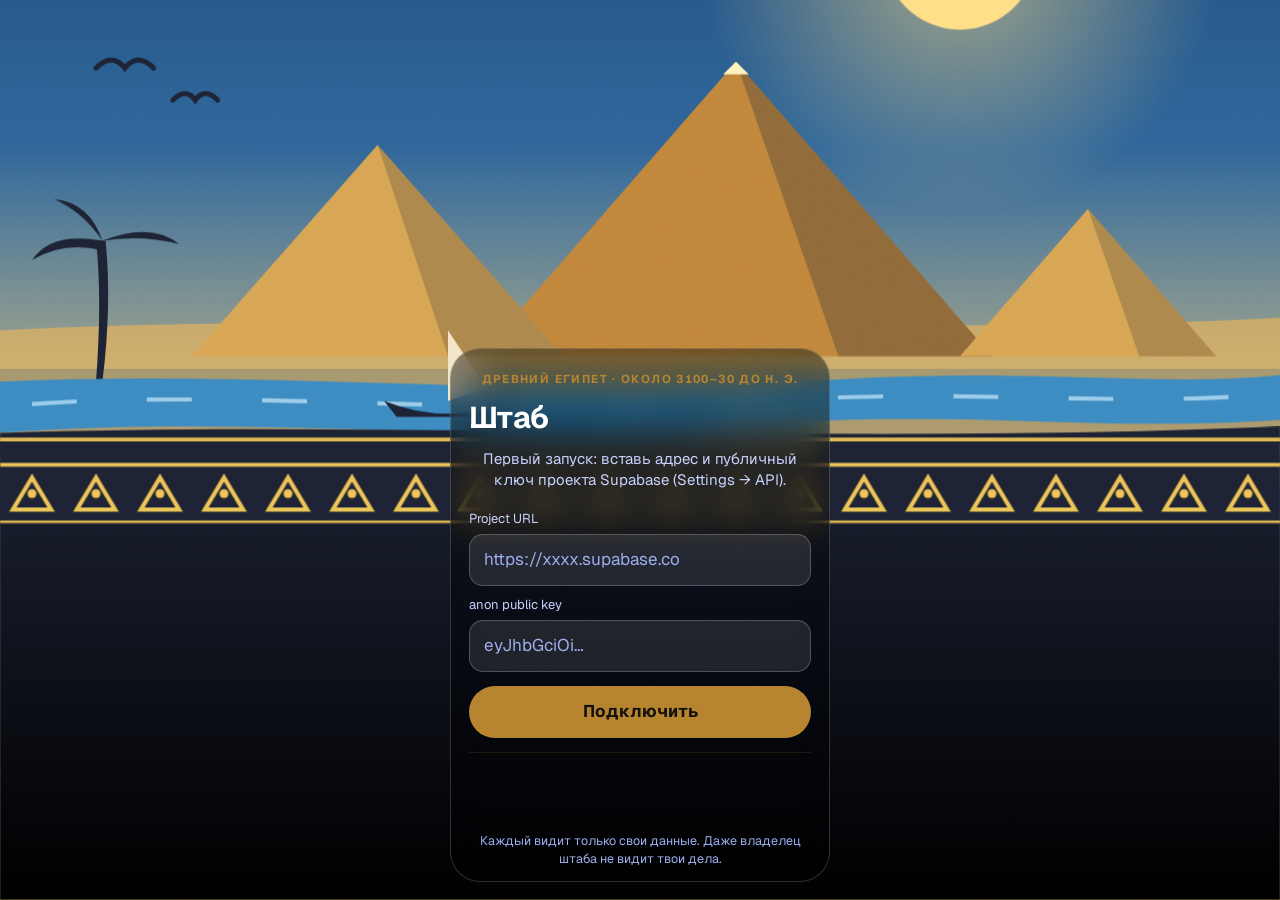
<file: shtab/index.html>
<!doctype html><html lang="ru"><head><meta charset="utf-8">
<meta name="viewport" content="width=device-width,initial-scale=1,viewport-fit=cover">
<meta name="theme-color" content="#EEEBFA" media="(prefers-color-scheme: light)">
<meta name="theme-color" content="#0E0B22" media="(prefers-color-scheme: dark)">
<meta name="apple-mobile-web-app-capable" content="yes">
<meta name="mobile-web-app-capable" content="yes">
<meta name="apple-mobile-web-app-title" content="Штаб">
<meta name="apple-mobile-web-app-status-bar-style" content="default">
<meta name="description" content="Личный штаб: дела, спорт, настроение и заметки.">
<link rel="manifest" href="manifest.webmanifest">
<link rel="apple-touch-icon" href="icons/apple-touch-icon.png">
<link rel="icon" type="image/png" sizes="32x32" href="icons/favicon-32.png">
<style>:root{box-sizing:border-box;padding-top:env(safe-area-inset-top,0px)}body{margin:0;padding:0;-webkit-text-size-adjust:100%;-webkit-tap-highlight-color:transparent}img{max-width:100%}[hidden]:not([hidden=until-found i]){display:none!important}
body.personal .tab[data-tab=content],body.personal .tab[data-tab=money]{display:none}
body.personal .tabbar .in{grid-template-columns:repeat(4,1fr)}
body.personal .wtiles{grid-template-columns:repeat(2,minmax(0,1fr))}
.acct{display:flex;align-items:center;gap:10px;justify-content:space-between;flex-wrap:wrap}
</style>
<script src="epochs.js"></script>
<script src="scenes.js"></script>
<script src="dos-art.js"></script>
<script src="dos.js"></script>
<script src="fx.js"></script>
<script src="hero2d.js"></script>
</head><body>
<title>Штаб</title>
<link rel="preconnect" href="https://fonts.googleapis.com">
<link rel="preconnect" href="https://fonts.gstatic.com" crossorigin>
<link rel="stylesheet" href="https://fonts.googleapis.com/css2?family=Geist:wght@400;500;600;700;800&family=Geist+Mono:wght@500;600&display=swap">
<style>
/* Layout: iOS-style single column, large title, inset grouped lists, fixed bottom tab bar; content board scrolls sideways */
:root{
  --bg:#F3F4F8; --surface:#FFFFFF; --surface-2:#ECEEF5; --ink:#0D1326; --muted:#566079; --line:#DFE3EE;
  --accent:#2747D6; --accent-ink:#FFFFFF; --accent-soft:#E6EBFD;
  --burn:#C8261B; --burn-soft:#FDECEA; --warn:#8F5300; --warn-soft:#FFF1D2; --ok:#146B43; --ok-soft:#E1F3E8;
  --shadow:0 1px 2px rgba(13,19,38,.06),0 8px 24px rgba(13,19,38,.06);
  --f-display:"Unbounded","Onest",system-ui,sans-serif;
  --f-body:"Onest",-apple-system,BlinkMacSystemFont,"Segoe UI",Roboto,sans-serif;
  --c-video:#7B3FE4; --c-sport:#12935A; --c-money:#E08A00; --track:#E6E9F2; --hero:#2747D6; --hero-ink:#FFFFFF; --sticker:#FFD84D; --sticker-ink:#1B1600; --bot:#F4F6FB; --bot-shade:#C9D1E6; --bot-screen:#0E1A4A; --bot-eye:#5CE6FF; --bot-cheek:#FF8FB1;
  --r:20px; --r-sm:12px;
}
@media (prefers-color-scheme: dark){:root:not([data-theme="light"]){
  --bg:#0A0D16; --surface:#141927; --surface-2:#1C2232; --ink:#EEF1F8; --muted:#9AA3BA; --line:#283044;
  --accent:#7A93FF; --accent-ink:#0A0D16; --accent-soft:#1D2752;
  --burn:#FF7366; --burn-soft:#3A1916; --warn:#F3BC55; --warn-soft:#33270E; --ok:#55D08F; --ok-soft:#10301F;
  --shadow:0 1px 2px rgba(0,0,0,.3),0 8px 24px rgba(0,0,0,.25); --c-video:#B48CFF; --c-sport:#4BD18E; --c-money:#FFB938; --track:#262E42; --hero:#2D45C9; --hero-ink:#FFFFFF; --sticker:#FFD84D; --sticker-ink:#1B1600; --bot:#E9EDF7; --bot-shade:#9AA6C4; --bot-screen:#0A1238; --bot-eye:#6CEBFF; --bot-cheek:#FF8FB1; color-scheme:dark}}
:root[data-theme="dark"]{
  --bg:#0A0D16; --surface:#141927; --surface-2:#1C2232; --ink:#EEF1F8; --muted:#9AA3BA; --line:#283044;
  --accent:#7A93FF; --accent-ink:#0A0D16; --accent-soft:#1D2752;
  --burn:#FF7366; --burn-soft:#3A1916; --warn:#F3BC55; --warn-soft:#33270E; --ok:#55D08F; --ok-soft:#10301F;
  --shadow:0 1px 2px rgba(0,0,0,.3),0 8px 24px rgba(0,0,0,.25); --c-video:#B48CFF; --c-sport:#4BD18E; --c-money:#FFB938; --track:#262E42; --hero:#2D45C9; --hero-ink:#FFFFFF; --sticker:#FFD84D; --sticker-ink:#1B1600; --bot:#E9EDF7; --bot-shade:#9AA6C4; --bot-screen:#0A1238; --bot-eye:#6CEBFF; --bot-cheek:#FF8FB1; color-scheme:dark}
*{box-sizing:border-box}
html,body{background:var(--bg)}
body{color:var(--ink);font-family:var(--f-body);font-size:16px;line-height:1.4;-webkit-font-smoothing:antialiased;font-variant-numeric:tabular-nums}
body::before{content:"";position:fixed;inset:0 0 auto;height:env(safe-area-inset-top,0px);z-index:10;background:var(--bg)}
button,input,select,textarea{font:inherit;color:inherit}
button{cursor:pointer}
:focus-visible{outline:3px solid var(--accent);outline-offset:2px;border-radius:8px}
.wrap{max-width:760px;margin:0 auto;padding-left:max(16px,env(safe-area-inset-left,0px));padding-right:max(16px,env(safe-area-inset-right,0px))}
.top{padding-block:18px 6px}
.top .wrap{display:flex;align-items:flex-end;justify-content:space-between;gap:12px}
.eyebrow{margin:0 0 4px;font-size:13px;font-weight:600;letter-spacing:.04em;text-transform:uppercase;color:var(--muted)}
h1{margin:0;font-family:var(--f-display);font-weight:600;font-size:30px;letter-spacing:-.01em;line-height:1.1;text-wrap:balance}
h2{margin:0;font-size:13px;font-weight:600;letter-spacing:.05em;text-transform:uppercase;color:var(--muted)}
.icon-btn{min-width:44px;min-height:44px;border-radius:50%;border:0;background:var(--surface);box-shadow:var(--shadow);display:grid;place-items:center;flex:none}
.icon-btn svg{width:22px;height:22px}
main{padding-block:8px calc(110px + env(safe-area-inset-bottom,0px));display:flex;flex-direction:column;gap:24px}
section{display:flex;flex-direction:column;gap:10px;min-width:0}
.sec-head{display:flex;align-items:center;justify-content:space-between;gap:8px;padding-inline:4px}
.card{background:var(--surface);border-radius:var(--r);box-shadow:var(--shadow)}
.list{list-style:none;margin:0;padding:0;background:var(--surface);border-radius:var(--r);box-shadow:var(--shadow);overflow:hidden}
.row{display:flex;align-items:center;gap:4px;padding-left:6px;border-top:1px solid var(--line);min-height:60px}
.row:first-child{border-top:0}
.check{flex:none;width:44px;height:44px;border:0;background:none;display:grid;place-items:center;border-radius:50%}
.check span{width:24px;height:24px;border-radius:50%;border:2px solid var(--muted);display:block;transition:background .15s,border-color .15s}
.check:hover span{border-color:var(--accent);background:var(--accent-soft)}
.burn .check span{border-color:var(--burn)}
.row-main{flex:1;min-width:0;text-align:left;border:0;background:none;padding:10px 12px 10px 2px;min-height:60px;display:flex;flex-direction:column;justify-content:center;gap:2px}
.row-title{font-weight:600;font-size:16px;overflow-wrap:anywhere}
.row-sub{font-size:14px;color:var(--muted);overflow-wrap:anywhere}
.chev{color:var(--muted);padding-right:14px;flex:none}
.burn-box{background:var(--burn-soft);border-radius:var(--r);overflow:hidden}
.burn-box .list{background:transparent;box-shadow:none;border-radius:0}
.burn-box .row{border-color:color-mix(in srgb,var(--burn) 18%,transparent)}
.burn-box .row-title{color:var(--burn)}
.burn-head{display:flex;align-items:center;gap:10px;padding:14px 16px 4px;color:var(--burn);font-weight:700;font-size:15px}
.dot{width:10px;height:10px;border-radius:50%;background:var(--burn);flex:none}
.pulse{animation:pulse 1.6s ease-in-out infinite}
@keyframes pulse{0%,100%{box-shadow:0 0 0 0 color-mix(in srgb,var(--burn) 55%,transparent)}50%{box-shadow:0 0 0 7px transparent}}
.tag{display:inline-flex;align-items:center;gap:4px;font-size:12px;font-weight:600;padding:3px 8px;border-radius:999px;background:var(--surface-2);color:var(--muted);white-space:nowrap}
.tag.ex{background:var(--warn-soft);color:var(--warn);letter-spacing:.04em;text-transform:uppercase;font-size:11px}
.tag.warn{background:var(--warn-soft);color:var(--warn)}
.tag.burn{background:var(--burn-soft);color:var(--burn)}
.tag.ok{background:var(--ok-soft);color:var(--ok)}
.tag.acc{background:var(--accent-soft);color:var(--accent)}
.tags{display:flex;flex-wrap:wrap;gap:6px}
.empty{padding:22px 18px;text-align:center;color:var(--muted);font-size:15px}
.empty b{display:block;color:var(--ink);font-size:16px;margin-bottom:4px}
.btn{min-height:44px;padding:0 18px;border-radius:12px;border:0;background:var(--accent);color:var(--accent-ink);font-weight:600;font-size:16px;display:inline-flex;align-items:center;justify-content:center;gap:6px}
.btn.ghost{background:var(--accent-soft);color:var(--accent)}
.btn.plain{background:var(--surface-2);color:var(--ink)}
.btn.danger{background:var(--burn-soft);color:var(--burn)}
.btn.sm{min-height:36px;padding:0 12px;font-size:14px;border-radius:10px}
.btn:disabled{opacity:.5;cursor:default}
.banner{padding:12px 14px;border-radius:12px;font-size:14px;font-weight:500}
.banner.warn{background:var(--warn-soft);color:var(--warn)}
.banner.burn{background:var(--burn-soft);color:var(--burn)}
.banner.ok{background:var(--ok-soft);color:var(--ok)}
/* week */
.week{padding:18px;display:flex;flex-direction:column;gap:12px}
.week-top{display:flex;align-items:baseline;justify-content:space-between;gap:10px;flex-wrap:wrap}
.big{font-family:var(--f-display);font-weight:600;font-size:40px;line-height:1;letter-spacing:-.02em}
.big small{font-size:20px;color:var(--muted)}
.segs{display:flex;gap:6px}
.segs i{flex:1;height:8px;border-radius:4px;background:var(--surface-2)}
.segs i.on{background:var(--accent)}
.hist{display:flex;gap:6px;align-items:center;flex-wrap:wrap;font-size:13px;color:var(--muted)}
.hist i{width:14px;height:14px;border-radius:4px;background:var(--surface-2)}
.hist i.ok{background:var(--ok)} .hist i.fail{background:var(--burn)}
/* quick idea */
.quick{display:flex;gap:8px;padding:8px;border-radius:var(--r);background:var(--surface);box-shadow:var(--shadow)}
.quick input{flex:1;min-width:0;border:0;background:transparent;padding:0 10px;min-height:44px;font-size:16px}
.quick input:focus{outline:none}
.quick:focus-within{box-shadow:0 0 0 3px var(--accent-soft),var(--shadow)}
/* board */
.board-scroll{overflow-x:auto;scroll-snap-type:x mandatory;margin-inline:calc(-1 * max(16px,env(safe-area-inset-left,0px)));padding-inline:max(16px,env(safe-area-inset-left,0px));padding-bottom:6px;scroll-padding-inline:16px}
.board{display:grid;grid-auto-flow:column;grid-auto-columns:min(82vw,272px);gap:12px;align-items:start;width:max-content}
.col{scroll-snap-align:start;background:var(--surface-2);border-radius:var(--r);padding:10px;display:flex;flex-direction:column;gap:8px;min-height:120px}
.col.drop{outline:2px dashed var(--accent);outline-offset:-2px}
.col-head{display:flex;justify-content:space-between;align-items:center;padding:4px 6px;font-weight:700;font-size:14px}
.col-head span{color:var(--muted);font-weight:600}
.vcard{background:var(--surface);border-radius:12px;box-shadow:var(--shadow);padding:12px;display:flex;flex-direction:column;gap:8px}
.vcard[draggable="true"]{cursor:grab}
.vcard .open{border:0;background:none;text-align:left;padding:0;display:flex;flex-direction:column;gap:4px}
.vcard .t{font-weight:600;overflow-wrap:anywhere}
.vcard .h{font-size:14px;color:var(--muted);overflow-wrap:anywhere}
.vcard .foot{display:flex;justify-content:space-between;align-items:center;gap:6px;flex-wrap:wrap}
.col-empty{font-size:13px;color:var(--muted);padding:8px 6px}
/* clients */
.ccard{display:flex;align-items:center;gap:12px;padding:14px 16px;border-top:1px solid var(--line);border-left:0;border-right:0;border-bottom:0;background:none;width:100%;text-align:left;min-height:64px}
.list>li:first-child .ccard{border-top:0}
.avatar{width:40px;height:40px;border-radius:12px;background:var(--accent-soft);color:var(--accent);display:grid;place-items:center;font-family:var(--f-display);font-weight:600;font-size:16px;flex:none}
.ccard .body{flex:1;min-width:0;display:flex;flex-direction:column;gap:3px}
/* numbers */
.tiles{display:grid;grid-template-columns:repeat(3,minmax(0,1fr));gap:10px}
.tile{padding:14px;display:flex;flex-direction:column;gap:6px;min-width:0}
.tile .v{font-family:var(--f-display);font-weight:600;font-size:clamp(15px,4.4vw,22px);line-height:1.1;overflow-wrap:anywhere}
.tile .l{font-size:13px;color:var(--muted);font-weight:500}
.tile.late .v{color:var(--burn)}
.tile.got .v{color:var(--ok)}
.month-sw{display:flex;align-items:center;justify-content:space-between;gap:8px}
.month-sw b{font-family:var(--f-display);font-weight:500;font-size:18px;text-transform:capitalize}
.chart{padding:14px 12px 8px}
.chart svg{width:100%;height:auto;display:block}
.share{padding:12px 16px;display:flex;flex-direction:column;gap:12px}
.share-row{display:flex;flex-direction:column;gap:5px}
.share-row .lab{display:flex;justify-content:space-between;gap:8px;font-size:14px}
.bar{height:8px;border-radius:4px;background:var(--surface-2);overflow:hidden}
.bar i{display:block;height:100%;background:var(--accent);border-radius:4px}
.bar i.hot{background:var(--warn)}
.insight{padding:16px 18px;font-size:17px;font-weight:600;line-height:1.35;background:var(--accent-soft);color:var(--ink);border-radius:var(--r)}
.insight small{display:block;font-size:13px;font-weight:500;color:var(--muted);margin-top:6px}
.seg{display:inline-flex;background:var(--surface-2);border-radius:10px;padding:3px;gap:2px}
.seg button{border:0;background:none;min-height:36px;padding:0 12px;border-radius:8px;font-size:14px;font-weight:600;color:var(--muted)}
.seg button[aria-pressed="true"]{background:var(--surface);color:var(--ink);box-shadow:var(--shadow)}
.tbl-wrap{overflow-x:auto;background:var(--surface);border-radius:var(--r);box-shadow:var(--shadow)}
table{border-collapse:collapse;width:100%;font-size:14px}
th,td{padding:11px 12px;text-align:right;white-space:nowrap;border-top:1px solid var(--line)}
th{font-weight:600;color:var(--muted);font-size:12px;letter-spacing:.03em;text-transform:uppercase;border-top:0}
th:first-child,td:first-child{text-align:left}
td.best{color:var(--ok);font-weight:700}
/* tab bar */
.tabbar{position:fixed;left:0;right:0;bottom:0;z-index:20;background:color-mix(in srgb,var(--surface) 88%,transparent);backdrop-filter:saturate(1.6) blur(18px);-webkit-backdrop-filter:saturate(1.6) blur(18px);border-top:1px solid var(--line);padding-bottom:env(safe-area-inset-bottom,0px);padding-left:max(8px,env(safe-area-inset-left,0px));padding-right:max(8px,env(safe-area-inset-right,0px))}
.tabbar .in{max-width:640px;margin:0 auto;display:grid;grid-template-columns:repeat(6,1fr)}
.tab{border:0;background:none;min-height:56px;display:flex;flex-direction:column;align-items:center;justify-content:center;gap:3px;font-size:11px;font-weight:600;color:var(--muted);position:relative}
.tab svg{width:25px;height:25px}
.tab[aria-current="page"]{color:var(--accent)}
.badge{position:absolute;top:5px;left:calc(50% + 6px);min-width:18px;height:18px;padding:0 5px;border-radius:9px;background:var(--burn);color:#fff;font-size:11px;display:grid;place-items:center}
/* sheet */
.sheet{position:fixed;inset:0;z-index:40;display:flex;align-items:flex-end;justify-content:center}
.sheet-bg{position:absolute;inset:0;background:rgba(8,11,20,.42)}
.panel{position:relative;background:var(--bg);width:100%;max-width:620px;max-height:92%;overflow-y:auto;border-radius:20px 20px 0 0;padding-block:8px calc(24px + env(safe-area-inset-bottom,0px));padding-left:max(16px,env(safe-area-inset-left,0px));padding-right:max(16px,env(safe-area-inset-right,0px));animation:up .22s ease-out}
@media (min-width:700px){.sheet{align-items:center}.panel{border-radius:20px;max-height:88%}}
@keyframes up{from{transform:translateY(24px);opacity:.6}to{transform:none;opacity:1}}
.grab{width:38px;height:5px;border-radius:3px;background:var(--line);margin:4px auto 10px}
.sheet-top{display:flex;justify-content:space-between;align-items:center;gap:10px;margin-bottom:14px}
.sheet-top h3{margin:0;font-family:var(--f-display);font-weight:600;font-size:21px;line-height:1.2;overflow-wrap:anywhere}
.form{display:flex;flex-direction:column;gap:18px}
.group{background:var(--surface);border-radius:var(--r);box-shadow:var(--shadow);padding:4px 14px}
.field{display:flex;flex-direction:column;gap:4px;padding:10px 0;border-top:1px solid var(--line)}
.field:first-child{border-top:0}
.field label,.flabel{font-size:13px;font-weight:600;color:var(--muted)}
.field input,.field select,.field textarea{border:0;background:transparent;padding:4px 0;min-height:32px;font-size:16px;width:100%;min-width:0}
.field textarea{resize:vertical;min-height:52px}
.field input:focus,.field select:focus,.field textarea:focus{outline:none}
.field:focus-within label{color:var(--accent)}
.grid2{display:grid;grid-template-columns:repeat(2,minmax(0,1fr));column-gap:14px}
.grid3{display:grid;grid-template-columns:repeat(3,minmax(0,1fr));column-gap:12px}
.grid2 .field,.grid3 .field{border-top:1px solid var(--line)}
.grid2 .field:nth-child(-n+2),.grid3 .field:nth-child(-n+3){border-top:0}
.inline{display:flex;gap:8px;align-items:center}
.inline input{flex:1}
.chips{display:flex;flex-wrap:wrap;gap:8px;padding:6px 0}
.chip{min-height:36px;padding:0 14px;border-radius:999px;border:1px solid var(--line);background:var(--surface);font-size:14px;font-weight:600}
.chip[aria-pressed="true"]{background:var(--accent);border-color:var(--accent);color:var(--accent-ink)}
.mini{list-style:none;margin:0;padding:0}
.mini li{display:flex;align-items:center;gap:6px;border-top:1px solid var(--line);min-height:48px;padding:2px 0}
.mini li:first-child{border-top:0}
.mini .txt{flex:1;min-width:0;font-size:15px;overflow-wrap:anywhere}
.mini .txt small{display:block;color:var(--muted);font-size:13px}
.mini .done .txt{text-decoration:line-through;color:var(--muted)}
.x{border:0;background:none;min-width:40px;min-height:40px;border-radius:50%;color:var(--muted);font-size:20px}
.add-row{display:flex;gap:8px;flex-wrap:wrap;padding:10px 0;border-top:1px solid var(--line)}
.add-row input{flex:1 1 120px;min-width:0;min-height:40px;border:1px solid var(--line);background:var(--surface);border-radius:10px;padding:0 10px;font-size:15px}
.actions{display:flex;gap:10px;flex-wrap:wrap}
.actions .btn{flex:1 1 140px}
.note{font-size:13px;color:var(--muted);padding:0 4px;line-height:1.45}
/* toast */
.toast{position:fixed;left:50%;bottom:calc(76px + env(safe-area-inset-bottom,0px));transform:translateX(-50%);z-index:60;background:var(--ink);color:var(--bg);border-radius:14px;padding:6px 6px 6px 16px;display:flex;align-items:center;gap:10px;font-size:15px;font-weight:500;max-width:min(92vw,480px);box-shadow:0 10px 30px rgba(0,0,0,.25)}
.toast button{border:0;background:none;color:var(--accent-soft);font-weight:700;min-height:40px;padding:0 12px;border-radius:10px}
.toast span{padding-block:8px}
.loading{padding:40px 0;text-align:center;color:var(--muted)}
.sr{position:absolute;width:1px;height:1px;overflow:hidden;clip:rect(0 0 0 0)}
@media (max-width:420px){.grid3{grid-template-columns:repeat(2,minmax(0,1fr))}.grid3 .field:nth-child(3){border-top:1px solid var(--line)}h1{font-size:27px}}
/*v7 calendar*/
.card.calcard{padding:14px 16px;display:flex;flex-direction:column;gap:6px}
.cevs{list-style:none;margin:0;padding:0;display:flex;flex-direction:column}
.cev{display:grid;grid-template-columns:52px 14px minmax(0,1fr);align-items:stretch;min-height:52px}
.cev-time{font:600 15px var(--f-display);color:var(--ink);padding-top:10px;line-height:1.1;display:flex;flex-direction:column;gap:2px}
.cev-time small{font:500 12px var(--f-body);color:var(--muted)}
.cev-line{position:relative}
.cev-line::before{content:"";position:absolute;left:5px;top:0;bottom:0;width:2px;background:var(--line)}
.cev-line::after{content:"";position:absolute;left:1px;top:14px;width:10px;height:10px;border-radius:50%;background:var(--accent);box-shadow:0 0 0 3px var(--surface)}
.cev-body{display:flex;flex-direction:column;align-items:flex-start;gap:4px;padding:8px 0 10px 8px;color:var(--ink);text-decoration:none;min-width:0}
.cev-body b{font-size:16px;font-weight:600;overflow-wrap:anywhere}
.cev.past{opacity:.45}
.cev.now .cev-line::after{background:var(--c-sport);animation:glow 1.2s ease-in-out infinite}
.cev.now .cev-body b{color:var(--accent)}
.cevs.small .cev{min-height:40px}.cevs.small .cev-time{font-size:13px}.cevs.small .cev-body b{font-size:14px}
.cal-h{margin:8px 0 0;font-size:13px;font-weight:700;color:var(--muted);text-transform:uppercase;letter-spacing:.05em}
/*v6 projects*/
.pfilters{display:flex;gap:8px;overflow-x:auto;padding:2px 2px 4px;margin:0 -2px;scrollbar-width:none}
.pfilters::-webkit-scrollbar{display:none}
.pfilters .chip{flex:none}
.pgrid{display:grid;grid-template-columns:1fr;gap:12px}
@media (min-width:640px){.pgrid{grid-template-columns:repeat(2,minmax(0,1fr))}}
.pcard{border:0;padding:0;text-align:left;background:var(--surface);border-radius:22px;box-shadow:var(--shadow);overflow:hidden;display:flex;flex-direction:column;transition:transform .15s}
.pcard:active{transform:scale(.98)}
.pc-cover{position:relative;height:74px;background:var(--pc);display:flex;align-items:flex-end;justify-content:space-between;padding:0 14px 0 16px;
  background-image:radial-gradient(circle at 1px 1px,rgba(255,255,255,.22) 1.2px,transparent 1.3px);background-size:14px 14px}
.pc-emoji{font-size:34px;line-height:1;width:56px;height:56px;display:grid;place-items:center;background:var(--surface);border-radius:18px;transform:translateY(22px);box-shadow:0 6px 16px rgba(0,0,0,.12)}
.pc-badges{display:flex;gap:6px;align-self:flex-start;margin-top:12px}
.pc-badge{background:rgba(255,255,255,.92);color:#0D1326;font-size:12px;font-weight:700;padding:4px 9px;border-radius:999px}
.pc-badge.burn{background:#FFE3E0;color:#B3261E}
.pc-body{display:flex;flex-direction:column;gap:4px;padding:30px 16px 16px}
.pc-type{font-size:12px;font-weight:600;color:var(--muted);text-transform:uppercase;letter-spacing:.05em}
.pc-name{font-family:var(--f-display);font-weight:600;font-size:20px;line-height:1.2;color:var(--ink)}
.pc-next{font-size:14px;color:var(--muted);overflow:hidden;text-overflow:ellipsis;white-space:nowrap}
.pc-meta{display:flex;align-items:center;gap:8px;margin-top:6px;font-size:13px;font-weight:600;color:var(--muted);flex-wrap:wrap}
.pc-meta .bar{flex:1 1 80px;height:7px}
.pc-chip{background:var(--surface-2);border-radius:999px;padding:3px 9px;font-size:12px}
.panel:has(#ppRoot){padding-top:0;padding-left:0;padding-right:0}
.panel:has(#ppRoot) .grab{display:none}
.pp-cover{background:var(--pc);color:#fff;padding:14px max(16px,env(safe-area-inset-left,0px)) 18px;display:flex;flex-direction:column;gap:4px;border-radius:20px 20px 0 0;
  background-image:radial-gradient(circle at 1px 1px,rgba(255,255,255,.2) 1.2px,transparent 1.3px);background-size:14px 14px}
.pp-top{display:flex;justify-content:space-between;align-items:flex-start}
.pp-emoji{font-size:40px;width:64px;height:64px;display:grid;place-items:center;background:rgba(255,255,255,.95);border-radius:20px}
.glass-ic{background:rgba(255,255,255,.2);color:#fff;box-shadow:none}
.pp-type{font-size:12px;font-weight:600;text-transform:uppercase;letter-spacing:.06em;opacity:.85;margin-top:8px}
.pp-name{margin:0;font-family:var(--f-display);font-weight:600;font-size:26px;line-height:1.15}
.pp-stats{display:grid;grid-template-columns:repeat(3,minmax(0,1fr));gap:8px;margin-top:10px}
.pp-stats span{background:rgba(255,255,255,.16);border-radius:14px;padding:8px 10px;font-size:12px;display:flex;flex-direction:column}
.pp-stats b{font-family:var(--f-display);font-size:20px;font-weight:600}
.pp-stats b.late{color:#FFD0CB}
.pp-tabs{display:flex;margin:14px max(16px,env(safe-area-inset-left,0px)) 0}
.pp-tabs button{flex:1}
.pp-body{display:flex;flex-direction:column;gap:14px;padding:14px max(16px,env(safe-area-inset-left,0px)) 8px}
.pp-add{display:flex;flex-direction:column;gap:10px;background:var(--surface);border-radius:20px;box-shadow:var(--shadow);padding:12px}
.pp-add input#pp_new{border:0;background:var(--surface-2);border-radius:14px;min-height:48px;padding:0 14px;font-size:16px}
.pp-dates{display:flex;gap:6px;flex-wrap:wrap;align-items:center}
.pp-dates input{min-height:36px;border:1px solid var(--line);border-radius:10px;padding:0 8px;background:var(--surface)}
.pp-group{display:flex;flex-direction:column;gap:8px}
.pp-group h4{margin:0;font-size:15px;display:flex;align-items:center;gap:8px;padding:0 4px}
.pp-group.late h4{color:var(--burn)}
.pp-group.today h4{color:var(--accent)}
.done-row .row-title{text-decoration:line-through;color:var(--muted)}
.check span.on{background:var(--accent);border-color:var(--accent)!important}
.pp-strat-head{display:flex;justify-content:space-between;align-items:center;gap:10px;flex-wrap:wrap}
.ssec{display:flex;flex-direction:column;gap:6px;text-align:left;border:0;background:var(--surface);border-radius:20px;box-shadow:var(--shadow);padding:14px 16px;width:100%}
.ssec-h{display:flex;align-items:center;gap:10px}
.ssec-h b{flex:1;font-size:16px}
.ssec-n{width:28px;height:28px;border-radius:9px;background:var(--accent-soft);color:var(--accent);display:grid;place-items:center;font:600 13px var(--f-display);flex:none}
.ssec-ph{margin:0;color:var(--muted);font-size:14px;border:1.5px dashed var(--line);background:none;border-radius:12px;padding:10px 12px;text-align:left}
.ssec textarea{width:100%;border:1px solid var(--line);border-radius:14px;padding:10px 12px;background:var(--surface-2);font-size:15px;line-height:1.5;resize:vertical}
.md{font-size:15px;line-height:1.5;color:var(--ink)}
.md p{margin:0 0 6px}.md ul{margin:0 0 6px;padding-left:20px}.md li{margin:2px 0}.md h5{margin:8px 0 4px;font-size:15px}
.md a,.ssec a{color:var(--accent);overflow-wrap:anywhere}
/*v5 mood*/
.moods{display:grid;grid-template-columns:repeat(5,minmax(0,1fr));gap:6px}
.mood{border:0;border-radius:14px;background:rgba(255,255,255,.14);color:var(--hero-ink);min-height:64px;display:flex;flex-direction:column;align-items:center;justify-content:center;gap:2px;font-size:11.5px;font-weight:600;transition:transform .12s,background .12s}
.mood span{font-size:24px;line-height:1}
.mood:hover{background:rgba(255,255,255,.24)}
.mood:active{transform:scale(.94)}
.quote{position:relative;background:var(--bot-screen);color:#EAF1FF;border-radius:24px;padding:22px 20px 16px;gap:8px;overflow:hidden}
.q-label{font:600 11px var(--f-display);letter-spacing:.1em;text-transform:uppercase;color:var(--bot-eye)}
.q-kz{margin:0;font-family:var(--f-display);font-weight:500;font-size:clamp(18px,5vw,22px);line-height:1.35;color:#fff;text-wrap:balance;position:relative}
.q-ru{margin:0;font-size:15px;line-height:1.45;color:#B9C6E8}
.q-foot{display:flex;align-items:center;justify-content:space-between;gap:10px;font-size:13px;font-weight:600;color:var(--bot-eye)}
.quote .btn.glass{color:#fff}
@media (max-width:360px){.mood{font-size:10px}.mood span{font-size:20px}}
/*v4 robot*/
.hero-row{display:flex;align-items:center;gap:10px}
.hero-text{flex:1;min-width:0;display:flex;flex-direction:column;gap:6px}
.bot-wrap{flex:none;border:0;background:none;padding:0;width:96px;height:120px;cursor:pointer;position:relative}
.robot{width:100%;height:100%;overflow:visible;animation:bob 3.2s ease-in-out infinite;transform-origin:50% 90%}
.robot .eye{fill:var(--bot-eye);transform-box:fill-box;transform-origin:center;animation:blink 4.6s infinite}
.robot .eyeline,.robot .mouth{fill:none;stroke:var(--bot-eye);stroke-width:3;stroke-linecap:round}
.robot .mouth.fill{fill:var(--bot-eye)}
.robot .ant{fill:var(--sticker);animation:glow 1.8s ease-in-out infinite}
.robot.m-alert .ant{fill:#FF4D4D;animation-duration:.7s}
.robot .core{fill:var(--bot-eye);animation:glow 2.4s ease-in-out infinite}
.robot.m-alert .core{fill:#FF4D4D}
.robot .arm{transform-box:fill-box;transform-origin:50% 0}
.robot .zz{fill:var(--bot-eye);font:700 10px var(--f-display);animation:zz 2.4s infinite}
.robot .z2{animation-delay:1.2s}
.robot.wave .arm.r{animation:wave .7s ease-in-out 2}
.robot.yay{animation:jump .6s cubic-bezier(.3,1.6,.5,1) 2}
.robot.yay .arm{animation:wave .3s ease-in-out 4}
.hud{position:absolute;right:-30px;top:-30px;width:200px;height:200px;border-radius:50%;border:2px dashed rgba(255,255,255,.18);animation:spin 24s linear infinite;pointer-events:none}
.hud::after{content:"";position:absolute;inset:26px;border-radius:50%;border:1px solid rgba(92,230,255,.25);border-top-color:rgba(92,230,255,.8);animation:spin 6s linear infinite reverse}
.bubble{position:relative;background:rgba(255,255,255,.14);border:1px solid rgba(255,255,255,.22);border-radius:16px;padding:10px 14px;font-size:15px;line-height:1.4;min-height:44px;backdrop-filter:blur(6px);-webkit-backdrop-filter:blur(6px)}
.bubble-name{display:block;font:600 11px var(--f-display);letter-spacing:.08em;text-transform:uppercase;color:var(--bot-eye);margin-bottom:2px}
.bubble .caret{display:none;width:8px;height:15px;background:var(--bot-eye);vertical-align:-2px;margin-left:2px;animation:glow .8s steps(1) infinite}
.bubble.typing .caret{display:inline-block}
.bubble.dark{background:var(--bot-screen);color:#EAF6FF;border:0}
.bot-actions{display:flex;gap:8px;flex-wrap:wrap}
.btn.glass{background:rgba(255,255,255,.16);color:var(--hero-ink)}
.bot-btn{padding:4px;overflow:visible}
.bot-btn svg{width:34px;height:42px;animation:bob 3.2s ease-in-out infinite}
.ask-bot svg{width:34px;height:42px}
.spark{position:fixed;width:8px;height:8px;border-radius:3px;pointer-events:none;z-index:80;animation:spark .75s ease-out forwards}
@keyframes bob{0%,100%{transform:translateY(0)}50%{transform:translateY(-5px)}}
@keyframes blink{0%,92%,100%{transform:scaleY(1)}95%{transform:scaleY(.1)}}
@keyframes glow{0%,100%{opacity:1}50%{opacity:.45}}
@keyframes jump{0%,100%{transform:translateY(0) scale(1)}40%{transform:translateY(-18px) scale(1.05,.95)}}
@keyframes wave{0%,100%{transform:rotate(0)}50%{transform:rotate(-40deg)}}
@keyframes zz{0%{opacity:0;transform:translateY(4px)}50%{opacity:1}100%{opacity:0;transform:translateY(-8px)}}
@keyframes spin{to{transform:rotate(360deg)}}
@keyframes spark{to{transform:translate(var(--dx),var(--dy)) rotate(200deg) scale(.4);opacity:0}}
@media (max-width:380px){.bot-wrap{width:78px;height:98px}}
/*v3*/
/* v3 playful layer */
h2{font-size:17px;letter-spacing:-.01em;text-transform:none;color:var(--ink);font-weight:700;display:flex;align-items:center;gap:8px}
.count{display:inline-grid;place-items:center;min-width:24px;height:24px;padding:0 7px;border-radius:12px;background:var(--surface-2);color:var(--muted);font-size:13px;font-weight:700}
.hero{position:relative;background:var(--hero);color:var(--hero-ink);border-radius:26px;padding:22px 20px 20px;overflow:hidden;gap:6px;
  background-image:radial-gradient(circle at 1px 1px,rgba(255,255,255,.16) 1.2px,transparent 1.3px);background-size:16px 16px}
.hero p{margin:0}
.hero-hi{font-size:15px;opacity:.85;font-weight:500}
.hero-big{font-family:var(--f-display);font-weight:600;font-size:clamp(24px,7vw,32px);line-height:1.12;letter-spacing:-.02em;max-width:15ch;text-wrap:balance}
.hero-sub{font-size:14px;opacity:.85}
.hero-bar{height:10px;border-radius:5px;background:rgba(255,255,255,.22);overflow:hidden;margin:6px 0 2px}
.hero-bar i{display:block;height:100%;background:var(--sticker);border-radius:5px;transition:width .4s ease}
.sticker{position:absolute;top:16px;right:16px;background:var(--sticker);color:var(--sticker-ink);font-family:var(--f-display);font-weight:600;font-size:13px;padding:6px 11px;border-radius:10px;transform:rotate(4deg);box-shadow:0 4px 0 rgba(0,0,0,.15)}
.wtiles{display:grid;grid-template-columns:repeat(3,minmax(0,1fr));gap:10px}
.wtile{border:0;background:var(--surface);border-radius:20px;box-shadow:var(--shadow);padding:14px 10px;display:flex;flex-direction:column;align-items:center;gap:8px;text-align:center;min-height:120px;transition:transform .15s}
.wtile:active{transform:scale(.97)}
.wtile b{display:block;font-family:var(--f-display);font-weight:600;font-size:18px}
.wtile small{color:var(--muted);font-size:13px;font-weight:500}
.ring{width:52px;height:52px}
.row{min-height:64px}
.row .check span{border-width:2.5px}
.k-task .check span{border-color:var(--accent)}
.k-video .check span{border-color:var(--c-video)}
.k-sport .check span{border-color:var(--c-sport)}
.k-money .check span{border-color:var(--c-money)}
.k-client .check span{border-color:var(--accent)}
.k-review .check span{border-color:var(--c-money)}
.k-burn .check span{border-color:var(--burn)}
.check:hover span{background:var(--accent-soft)}
.kdot{display:block;width:12px!important;height:12px!important;border:0!important;border-radius:50%;background:var(--accent)}
.k-video .kdot{background:var(--c-video)} .k-sport .kdot{background:var(--c-sport)} .k-money .kdot,.k-review .kdot{background:var(--c-money)} .k-burn .kdot{background:var(--burn)}
.check .arrow{border:0!important;width:auto!important;height:auto!important;color:var(--c-video);font-weight:800;font-size:20px;background:none!important}
.burn-box{border-radius:22px}
.hint{display:flex;align-items:center;gap:10px;background:var(--surface);border:1.5px dashed var(--line);border-radius:16px;padding:10px 10px 10px 14px;font-size:14px;color:var(--muted)}
.hint span{flex:1;min-width:0}
.stage{display:flex;flex-direction:column;gap:8px;margin-top:6px}
.stage-head{display:flex;align-items:center;gap:8px;font-weight:700;font-size:15px;padding:0 4px}
.stage-dot{width:10px;height:10px;border-radius:50%;background:var(--muted)}
.sd-idea{background:var(--sticker)} .sd-script{background:var(--accent)} .sd-shot{background:var(--c-video)} .sd-edit{background:var(--c-money)} .sd-pub{background:var(--c-sport)} .sd-done{background:var(--muted)}
.tab[aria-current="page"]::before{content:"";position:absolute;inset:6px 10%;border-radius:14px;background:var(--accent-soft);z-index:-1}
.tab{isolation:isolate}
.btn{border-radius:14px;transition:transform .12s}
.btn:active{transform:scale(.97)}
.card,.list{border-radius:20px}
h1{font-size:32px}

@media (prefers-reduced-motion:reduce){*,*::before,*::after{animation:none!important;transition:none!important}}

.goal{padding:16px 18px;display:flex;flex-direction:column;gap:10px}
.goal .bar{height:10px;border-radius:5px}
.goal .bar i.done{background:var(--ok)}
.kicker{display:flex;justify-content:space-between;align-items:baseline;gap:10px;flex-wrap:wrap}
.cal{font-size:12px;color:var(--muted);display:inline-flex;align-items:center;gap:3px}
.cal.ok{color:var(--ok)} .cal.err{color:var(--warn)}
.step-n{width:22px;height:22px;border-radius:50%;background:var(--surface-2);color:var(--muted);display:grid;place-items:center;font-size:12px;font-weight:700;flex:none}
.typebar{display:flex;gap:8px;overflow-x:auto;padding-bottom:2px}
.src-row{display:flex;align-items:center;gap:10px;padding:12px 16px;border-top:1px solid var(--line)}
.src-row:first-child{border-top:0}
.src-row .body{flex:1;min-width:0;display:flex;flex-direction:column;gap:2px}
.src-row .amt{text-align:right;font-weight:700;white-space:nowrap}
.src-row .amt small{display:block;font-weight:500;color:var(--muted);font-size:12px}
.fab-row{display:flex;gap:8px}
.sweek{display:grid;grid-template-columns:repeat(7,minmax(0,1fr));gap:6px}
.sday{border:0;border-radius:12px;min-height:58px;display:flex;flex-direction:column;align-items:center;justify-content:center;gap:2px;background:var(--surface-2);color:var(--muted);font-size:11px;font-weight:600}
.sday b{font-size:17px;font-family:var(--f-display);font-weight:600}
.sday.sd-ok{background:var(--ok-soft);color:var(--ok)}
.sday.sd-half{background:var(--warn-soft);color:var(--warn)}
.sday.sd-miss{background:var(--burn-soft);color:var(--burn)}
.sday.sd-now{background:var(--accent-soft);color:var(--accent);box-shadow:inset 0 0 0 2px var(--accent)}
.sday:disabled{opacity:.55;cursor:default}
.tab{font-size:10.5px}
.fab-row .btn{flex:1}
details.arch summary{cursor:pointer;list-style:none;padding:6px 4px;font-size:13px;font-weight:600;color:var(--muted);letter-spacing:.05em;text-transform:uppercase;min-height:36px;display:flex;align-items:center}
details.arch summary::-webkit-details-marker{display:none}
/*v8 notes rich*/
.note-new{display:flex;flex-direction:column;gap:10px;background:var(--surface);border-radius:20px;box-shadow:var(--shadow);padding:12px}
.note-start{border:0;background:var(--surface-2);border-radius:14px;min-height:56px;padding:0 16px;text-align:left;font-size:16px;color:var(--muted);display:flex;gap:10px;align-items:center;width:100%}
.note-new .chips{padding:0}
.nlist{display:flex;flex-direction:column;gap:10px}
.ncard{background:var(--surface);border-radius:18px;box-shadow:var(--shadow);padding:12px 14px;display:flex;flex-direction:column;gap:6px;border-left:4px solid var(--nk,var(--line));cursor:pointer}
.ncard.pin{box-shadow:0 0 0 2px var(--accent-soft),var(--shadow)}
.nk-thought{--nk:var(--accent)} .nk-idea{--nk:var(--sticker)} .nk-insight{--nk:var(--c-video)}
.ncard-top{display:flex;align-items:center;gap:8px;flex-wrap:wrap;font-size:13px;color:var(--muted);font-weight:600}
.ncard-top .when{margin-left:auto;font-weight:500}
.ntitle{margin:0;font-family:var(--f-display);font-weight:600;font-size:18px;line-height:1.25;overflow-wrap:anywhere}
.nprev{max-height:14em;overflow:hidden}
.nprev h1{font-size:17px;margin-top:4px}.nprev h2{font-size:16px}
.nprev.long{-webkit-mask-image:linear-gradient(#000 70%,transparent);mask-image:linear-gradient(#000 70%,transparent)}
.nact{display:flex;gap:6px;flex-wrap:wrap;align-items:center}
.nact .x{margin-left:auto}
.nbody{font-size:16px;line-height:1.5;color:var(--ink);overflow-wrap:anywhere}
.nbody p,.nbody div{margin:0}
.nbody h1{font-family:var(--f-display);font-weight:600;font-size:21px;line-height:1.25;margin:10px 0 4px}
.nbody h2{font-size:18px;font-weight:700;line-height:1.3;margin:8px 0 2px}
.nbody h3{font-size:16px;font-weight:700;margin:6px 0 2px}
.nbody>:first-child{margin-top:0}
.nbody ul,.nbody ol{margin:4px 0;padding-left:24px}
.nbody li{margin:2px 0}
.nbody ul.chk{padding-left:0}
.nbody ul.chk>li{list-style:none;position:relative;padding-left:30px;min-height:24px}
.nbody ul.chk>li::before{content:"";position:absolute;left:2px;top:3px;width:18px;height:18px;border:2px solid var(--muted);border-radius:6px;box-sizing:border-box;cursor:pointer}
.nbody ul.chk>li[data-on="1"]{color:var(--muted);text-decoration:line-through}
.nbody ul.chk>li[data-on="1"]::before{background:var(--ok) url("data:image/svg+xml,%3Csvg xmlns='http://www.w3.org/2000/svg' viewBox='0 0 12 12'%3E%3Cpath d='M2 6.5l2.5 2.5L10 3.5' fill='none' stroke='white' stroke-width='2' stroke-linecap='round' stroke-linejoin='round'/%3E%3C/svg%3E") center/12px no-repeat;border-color:var(--ok)}
.nbody blockquote{margin:6px 0;padding:4px 0 4px 12px;border-left:3px solid var(--accent);color:var(--muted)}
.nbody a{color:var(--accent)}
.nbody hr{border:0;border-top:1px solid var(--line);margin:10px 0}
.nbody code{font-family:ui-monospace,Menlo,monospace;font-size:.92em;background:var(--surface-2);padding:1px 5px;border-radius:6px}
.ned{display:flex;flex-direction:column;gap:10px}
.ne-title{border:0;background:transparent;font-family:var(--f-display);font-weight:600;font-size:22px;line-height:1.25;padding:4px 2px;width:100%;min-width:0;color:var(--ink)}
.ne-title:focus{outline:none}
.ne-title::placeholder{color:var(--muted);opacity:.7}
.ned .chips{padding:0}
.rtbar{position:sticky;top:-8px;z-index:3;display:flex;gap:2px;overflow-x:auto;padding:6px;background:var(--surface);border-radius:14px;box-shadow:var(--shadow);scrollbar-width:none}
.rtbar::-webkit-scrollbar{display:none}
.rtbar button{flex:none;min-width:40px;height:40px;border:0;border-radius:10px;background:none;font-size:16px;font-weight:600;color:var(--ink);display:grid;place-items:center;padding:0 8px;line-height:1}
.rtbar button[aria-pressed="true"]{background:var(--accent-soft);color:var(--accent)}
.rtbar .sep{width:1px;background:var(--line);margin:8px 3px;flex:none}
.rtpal{display:flex;flex-direction:column;gap:10px;padding:10px 12px;background:var(--surface);border-radius:14px;box-shadow:var(--shadow)}
.rtpal .prow{display:flex;gap:8px;align-items:center;flex-wrap:wrap;font-size:13px;color:var(--muted);font-weight:600}
.rtpal .prow span{width:56px}
.sw{width:34px;height:34px;border-radius:50%;border:2px solid var(--line);display:grid;place-items:center;font-weight:700;font-size:15px;background:var(--surface)}
.rte{min-height:260px;background:var(--surface);border-radius:16px;box-shadow:var(--shadow);padding:14px 16px;outline:none;position:relative}
.rte:focus{box-shadow:0 0 0 3px var(--accent-soft),var(--shadow)}
.rte.is-empty::before{content:attr(data-ph);color:var(--muted);position:absolute;left:16px;top:14px;pointer-events:none}

/* ===== v16 «Штаб 2.0»: сцена, бенто, плавающий таб-бар ===== */
:root{
  --bg:#EEEBFA; --surface:#FFFFFF; --surface-2:#F2EFFC; --ink:#15122E; --muted:#6A6690; --line:#E4DFF6;
  --accent:#3445E0; --accent-ink:#FFFFFF; --accent-soft:#E7E8FF;
  --shadow:0 1px 2px rgba(40,30,110,.05),0 10px 30px rgba(40,30,110,.08);
  --track:#E9E6F7; --bento-ink:#15122E;
  --b1:#B7A6FF; --b2:#FFC266; --b3:#A9C8FF; --b4:#F5A9EC; --b5:#C8EF7E; --b6:#8EE3CF;
  --dock:#15122E; --dock-ink:rgba(255,255,255,.6);
  --r:24px;
}
@media (prefers-color-scheme: dark){:root:not([data-theme="light"]){
  --bg:#0E0B22; --surface:#1A1638; --surface-2:#241F4A; --ink:#F2EFFF; --muted:#A39EC9; --line:#2E2860;
  --accent:#8E9BFF; --accent-ink:#0E0B22; --accent-soft:#272463; --track:#2C2760;
  --shadow:0 1px 2px rgba(0,0,0,.35),0 10px 30px rgba(0,0,0,.3);
  --b1:#A38FFF; --b2:#FFB547; --b3:#8DB4FF; --b4:#EE8FE3; --b5:#B4E25C; --b6:#6FD8C0;
  --dock:#26214F; --dock-ink:rgba(255,255,255,.62)}}
:root[data-theme="dark"]{
  --bg:#0E0B22; --surface:#1A1638; --surface-2:#241F4A; --ink:#F2EFFF; --muted:#A39EC9; --line:#2E2860;
  --accent:#8E9BFF; --accent-ink:#0E0B22; --accent-soft:#272463; --track:#2C2760;
  --shadow:0 1px 2px rgba(0,0,0,.35),0 10px 30px rgba(0,0,0,.3);
  --b1:#A38FFF; --b2:#FFB547; --b3:#8DB4FF; --b4:#EE8FE3; --b5:#B4E25C; --b6:#6FD8C0;
  --dock:#26214F; --dock-ink:rgba(255,255,255,.62)}
html,body{background:var(--bg)}
body{background:radial-gradient(120% 40% at 50% -10%,color-mix(in srgb,var(--b1) 45%,transparent),transparent 70%) no-repeat,var(--bg)}
.card,.list,.group,.wtile,.pcard,.ssec,.ncard,.note-new,.pp-add,.rte{border-radius:var(--r)}
.btn{border-radius:999px;white-space:nowrap}
.sec-head{flex-wrap:wrap;row-gap:8px}
.btn.sm{border-radius:999px}
.icon-btn{background:var(--surface)}
/* header */
.top{padding-block:14px 4px}
.top .wrap{align-items:center}
.who{display:flex;align-items:center;gap:12px;min-width:0}
.ava{width:48px;height:48px;border-radius:50%;flex:none;display:grid;place-items:center;font:700 19px var(--f-display);color:#fff;
  background:conic-gradient(from 200deg,#3445E0,#9B7BFF,#FF8FB1,#FFC266,#3445E0);box-shadow:0 0 0 3px var(--surface),0 6px 18px rgba(52,69,224,.35)}
.eyebrow{text-transform:none;letter-spacing:0;font-size:14px;font-weight:500;margin:0 0 2px}
h1{font-size:26px!important;font-weight:700}
h2{font-family:var(--f-display);font-weight:600;font-size:19px;letter-spacing:-.01em}
/* hero scene */
.hero.scene{background:none;padding:0;border-radius:32px;min-height:440px;display:flex;flex-direction:column;justify-content:space-between;isolation:isolate;box-shadow:0 18px 40px -12px rgba(30,20,90,.45)}
.hero.scene .scene-bg{position:absolute;inset:0;width:100%;height:100%;z-index:-1;display:block}
.hero.scene .hud{display:none}
.hero.scene .hero-row{padding:22px 18px 0 22px;align-items:flex-start}
.hero.scene .hero-hi{font-size:16px;opacity:.95;text-shadow:0 1px 8px rgba(0,0,0,.25)}
.hero.scene .hero-big{font-size:clamp(26px,7.6vw,34px);font-weight:700;text-shadow:0 2px 14px rgba(10,8,40,.35);max-width:12ch}
.hero.scene .bot-wrap{width:104px;height:130px;margin-top:6px;filter:drop-shadow(0 12px 14px rgba(10,8,40,.35))}
.glass{margin:0 10px 10px;padding:12px;border-radius:24px;background:rgba(14,10,46,.30);border:1px solid rgba(255,255,255,.22);
  backdrop-filter:blur(16px) saturate(1.4);-webkit-backdrop-filter:blur(16px) saturate(1.4);display:flex;flex-direction:column;gap:10px}
.glass .hero-bar{margin:0;height:8px;background:rgba(255,255,255,.22)}
.glass .bubble{background:rgba(255,255,255,.12);border-color:rgba(255,255,255,.18)}
.hero .mood{background:rgba(255,255,255,.16);border-radius:18px}
.scene-bg .cloud{animation:drift 60s linear infinite alternate}
.scene-bg .cloud.c2{animation-duration:80s;animation-direction:alternate-reverse}
.scene-bg .star{animation:twinkle 3s ease-in-out infinite}
.scene-bg .shoot{stroke-dasharray:60 400;stroke-dashoffset:460;animation:shoot 9s ease-in 3s infinite}
.scene-bg .wave{stroke-dasharray:14 22;animation:flow 6s linear infinite}
.scene-bg .bird{animation:fly 26s linear infinite}
.scene-bg .glowdoor{animation:glow 3s ease-in-out infinite}
@keyframes drift{from{transform:translateX(-30px)}to{transform:translateX(40px)}}
@keyframes twinkle{0%,100%{opacity:.25}50%{opacity:1}}
@keyframes shoot{0%,92%{stroke-dashoffset:460;opacity:0}93%{opacity:1}100%{stroke-dashoffset:0;opacity:0}}
@keyframes flow{to{stroke-dashoffset:-72}}
@keyframes fly{from{transform:translateX(-60px)}to{transform:translateX(460px)}}
/* day pills */
.days{display:flex;gap:8px;overflow-x:auto;scroll-snap-type:x proximity;scrollbar-width:none;margin-inline:calc(-1 * max(16px,env(safe-area-inset-left,0px)));padding:2px max(16px,env(safe-area-inset-left,0px)) 4px}
.days::-webkit-scrollbar{display:none}
.dpill{flex:none;scroll-snap-align:center;width:54px;min-height:78px;border-radius:999px;border:1.5px solid var(--line);background:var(--surface);
  display:flex;flex-direction:column;align-items:center;justify-content:center;gap:3px;color:var(--muted);font-size:13px;font-weight:500;position:relative;transition:transform .12s}
.dpill b{font:600 18px var(--f-display);color:var(--ink)}
.dpill i{width:6px;height:6px;border-radius:50%;background:transparent;margin-bottom:1px}
.dpill.has i{background:var(--accent)} .dpill.late i{background:var(--burn)}
.dpill.today{border-color:var(--accent)}
.dpill[aria-pressed="true"]{background:var(--ink);border-color:var(--ink);color:color-mix(in srgb,var(--bg) 75%,transparent)}
.dpill[aria-pressed="true"] b{color:var(--bg)} .dpill[aria-pressed="true"].has i{background:var(--b2)}
.dpill:active{transform:scale(.95)}
.dpill.past{opacity:.6}
/* bento */
.bento{display:grid;grid-template-columns:repeat(2,minmax(0,1fr));gap:12px}
.bt{position:relative;overflow:hidden;border:0;text-align:left;border-radius:28px;padding:16px;min-height:132px;color:var(--bento-ink);background:var(--bc,var(--b1));
  display:flex;flex-direction:column;justify-content:space-between;gap:10px;transition:transform .15s}
.bt:active{transform:scale(.975)}
.bt.tall{grid-row:span 2;min-height:276px}
.bt.wide{grid-column:span 2;min-height:116px}
.bt .pill{align-self:flex-start;background:rgba(255,255,255,.55);border-radius:999px;padding:4px 10px;font-size:12.5px;font-weight:600}
.bt .num{font:700 34px/1 var(--f-display);letter-spacing:-.02em}
.bt .num small{font-size:16px;font-weight:600;opacity:.6}
.bt .cap{font-size:14px;font-weight:600;opacity:.8}
.bt .deco{position:absolute;right:-14px;top:-14px;font-size:84px;line-height:1;filter:drop-shadow(0 10px 12px rgba(0,0,0,.18));transform:rotate(12deg);pointer-events:none}
.bt.tall .deco{right:auto;left:50%;top:58px;transform:translateX(-50%) rotate(-8deg);font-size:92px}
.bt .dots7{display:flex;gap:5px}
.bt .dots7 i{flex:1;height:8px;border-radius:4px;background:rgba(21,18,46,.16)}
.bt .dots7 i.on{background:var(--bento-ink)}
.bt .mbar{height:8px;border-radius:4px;background:rgba(21,18,46,.16);overflow:hidden}
.bt .mbar i{display:block;height:100%;background:var(--bento-ink);border-radius:4px}
/* projects as bento */
.pgrid{grid-template-columns:repeat(2,minmax(0,1fr))!important;gap:12px}
.pcard{background:var(--pc)!important;box-shadow:none;border-radius:28px;color:var(--bento-ink);padding:14px 14px 16px;gap:8px;min-height:190px;position:relative;overflow:hidden;justify-content:space-between}
.pcard.feat{grid-column:span 2;min-height:170px}
.pc2-top{display:flex;justify-content:space-between;align-items:flex-start;gap:6px}
.pc2-tag{background:rgba(255,255,255,.55);border-radius:999px;padding:4px 10px;font-size:12px;font-weight:600;white-space:nowrap;overflow:hidden;text-overflow:ellipsis;max-width:100%}
.pc2-emo{font-size:38px;line-height:1;filter:drop-shadow(0 8px 10px rgba(0,0,0,.18));flex:none;margin:-2px -2px 0 0}
.pcard.feat .pc2-emo{font-size:64px}
.pc2-name{font:700 18px/1.15 var(--f-display);letter-spacing:-.01em;overflow-wrap:anywhere;hyphens:auto}
.pcard.feat .pc2-name{font-size:24px}
.pc2-next{font-size:13.5px;opacity:.78;display:-webkit-box;-webkit-line-clamp:2;-webkit-box-orient:vertical;overflow:hidden}
.pc2-foot{display:flex;align-items:center;gap:8px;font-size:12.5px;font-weight:700}
.pc2-foot .mbar{flex:1;height:7px;border-radius:4px;background:rgba(21,18,46,.16);overflow:hidden}
.pc2-foot .mbar i{display:block;height:100%;background:var(--bento-ink)}
.pc2-badges{display:flex;gap:5px;flex-wrap:wrap}
.pc2-b{background:var(--bento-ink);color:#fff;border-radius:999px;padding:3px 9px;font-size:12px;font-weight:700}
.pc2-b.burn{background:#E5372A}
.pp-cover{background:var(--pc)!important;color:var(--bento-ink)!important;border-radius:28px 28px 0 0;background-image:none!important}
.pp-cover .glass-ic{background:rgba(21,18,46,.12);color:var(--bento-ink)}
.pp-emoji{background:rgba(255,255,255,.6)!important}
.pp-stats span{background:rgba(255,255,255,.5)!important}
.pp-stats b.late{color:#C4261B!important}
/* floating dock */
.tabbar{left:50%;right:auto;bottom:calc(10px + env(safe-area-inset-bottom,0px));transform:translateX(-50%);width:min(560px,calc(100% - 24px));padding:6px;border:0;border-radius:999px;
  background:var(--dock);box-shadow:0 14px 34px -8px rgba(21,18,46,.55);backdrop-filter:none;-webkit-backdrop-filter:none}
.tabbar .in{display:flex!important;gap:2px;max-width:none}
.tab{flex:1 1 0;min-height:56px;border-radius:999px;color:var(--dock-ink);flex-direction:row;gap:7px;font-size:13px;transition:flex-grow .25s ease,background .2s}
.tab::before{display:none!important}
.tab svg{width:24px;height:24px;flex:none}
.tab .tl{display:none;white-space:nowrap}
.tab[aria-current="page"]{flex-grow:2.3;background:#fff;color:#15122E}
.tab[aria-current="page"] .tl{display:inline;font-weight:700}
.tab .badge{top:6px;left:calc(50% + 4px);box-shadow:0 0 0 2px var(--dock)}
.tab[aria-current="page"] .badge{left:auto;right:-2px;top:-4px}
main{padding-bottom:calc(120px + env(safe-area-inset-bottom,0px))}
.toast{bottom:calc(90px + env(safe-area-inset-bottom,0px));border-radius:999px;padding-left:18px}
/* lists, sheets, misc */
.row{min-height:66px}
.burn-box{background:color-mix(in srgb,var(--burn) 13%,var(--surface));border-radius:28px}
.panel{border-radius:30px 30px 0 0}
.quote{border-radius:28px;background:radial-gradient(1.4px 1.4px at 12% 22%,#fff 50%,transparent 51%),radial-gradient(1px 1px at 70% 15%,#fff 50%,transparent 51%),radial-gradient(1.2px 1.2px at 88% 60%,#fff 50%,transparent 51%),radial-gradient(1px 1px at 40% 80%,#fff 50%,transparent 51%),linear-gradient(160deg,#1B1557,#3B2A8F 60%,#6A3C9E)}
.q-label,.q-foot{color:#FFD84D}
.hint{border-radius:20px}
.sday{border-radius:999px;min-height:64px}
.chip{border-radius:999px}
.seg{border-radius:999px;padding:4px}.seg button{border-radius:999px}
.ssec,.ncard{box-shadow:var(--shadow)}
@media (max-width:360px){.pc2-name{font-size:16px}.bt .num{font-size:28px}}

/* ===== v17 «Хроники»: эпохи вместо пастели ===== */
body{background:var(--bg)!important}
.ava{background:var(--accent)!important;font-family:var(--f-display);font-weight:var(--fw-d,400);box-shadow:0 0 0 2px var(--bg),0 0 0 3.5px var(--gold)!important}
h1,h2,.hero-big,.bt .num,.pc2-name,.big,.sheet-top h3,.pp-name,.ntitle,.chr-title,.ep-name{font-family:var(--f-display)!important;font-weight:var(--fw-d,400)!important;letter-spacing:0!important}
h1{font-size:28px!important}
h2{font-size:20px}
.eyebrow{color:var(--muted)}
.icon-btn{background:var(--surface);border:1px solid var(--line);box-shadow:none}
.card,.list,.group,.ssec,.ncard,.note-new,.pp-add,.rte,.hint{box-shadow:none!important;border:1px solid var(--line)}
.list .row{border-color:var(--line)}
.btn{font-weight:600}
.btn.ghost{background:var(--accent-soft);color:var(--accent)}
.chip[aria-pressed="true"]{background:var(--ink);border-color:var(--ink);color:var(--bg)}
/* hero */
.hero.scene.epoch{background:var(--hero-ground);min-height:0;box-shadow:none;border-radius:28px}
.hero.epoch .scene-bg{inset:0 0 auto 0!important;height:320px!important}
.hero.epoch .hero-row{min-height:214px;padding:20px 20px 0}
.hero.epoch::after{content:"";position:absolute;inset:0 0 auto 0;height:230px;z-index:-1;pointer-events:none;background:linear-gradient(100deg,rgba(0,0,0,.55) 0%,rgba(0,0,0,.3) 45%,rgba(0,0,0,0) 72%)}
.hero.epoch .hero-text{gap:4px}
.hero.epoch .bot-wrap{display:none}
.ep-tag{display:inline-flex;align-items:center;gap:8px;align-self:flex-start;font-size:11.5px;font-weight:700;letter-spacing:.12em;text-transform:uppercase;color:#fff;
  padding:5px 10px;border-radius:999px;background:rgba(0,0,0,.28);border:1px solid rgba(255,255,255,.25);backdrop-filter:blur(8px);-webkit-backdrop-filter:blur(8px);margin-bottom:8px}
.ep-tag i{width:6px;height:6px;border-radius:50%;background:var(--gold)}
.hero.epoch .hero-hi{font-size:15px;opacity:.92}
.hero.epoch .hero-big{font-size:clamp(28px,8vw,36px);max-width:14ch;line-height:1.08;text-shadow:0 2px 18px rgba(0,0,0,.45)}
.hero.epoch .glass{background:rgba(0,0,0,.26);border-color:rgba(255,255,255,.16);margin-top:4px}
.hero.epoch .hero-bar i{background:var(--gold)}
.hero.epoch .bubble-name{color:var(--gold)}
.hero.epoch .bubble .caret{background:var(--gold)}
.hero.epoch .mood{background:rgba(255,255,255,.1);border:1px solid rgba(255,255,255,.12)}
/* day pills */
.dpill{background:var(--surface);border-color:var(--line)}
.dpill.has i{background:var(--gold)}
/* bento */
.bt{background:var(--bc)!important;border:1px solid color-mix(in srgb,var(--ink) 8%,transparent);border-radius:24px}
.bt .deco{display:none}
.bt .pill{background:transparent;padding:0;font-size:11.5px;font-weight:700;letter-spacing:.12em;text-transform:uppercase;opacity:.75}
.bt .num{font-size:40px}
.bt.tall{justify-content:space-between}
.bt.tall::after,.bt:not(.tall)::after{content:"";position:absolute;right:-30px;bottom:-30px;width:120px;height:120px;border-radius:50%;border:1.5px solid color-mix(in srgb,var(--ink) 14%,transparent);box-shadow:0 0 0 14px color-mix(in srgb,var(--ink) 4%,transparent)}
.bt .dots7 i{background:color-mix(in srgb,var(--ink) 14%,transparent)} .bt .dots7 i.on{background:var(--ink)}
.bt .mbar,.pc2-foot .mbar{background:color-mix(in srgb,var(--ink) 14%,transparent)}
/* projects */
.pcard{border:1px solid color-mix(in srgb,var(--ink) 8%,transparent)!important;border-radius:24px}
.pc2-emo{font-size:24px!important;width:46px;height:46px;display:grid;place-items:center;border-radius:50%;background:color-mix(in srgb,var(--bg) 70%,transparent);border:1px solid color-mix(in srgb,var(--ink) 10%,transparent);filter:none;margin:0}
.pcard.feat .pc2-emo{width:54px;height:54px;font-size:28px!important}
.pc2-tag{background:transparent;padding:0;font-size:11px;font-weight:700;letter-spacing:.1em;text-transform:uppercase;opacity:.75}
.pc2-b{background:var(--ink);color:var(--bg)}
.pp-cover{border-bottom:1px solid var(--line)}
.pp-emoji{background:color-mix(in srgb,var(--bg) 70%,transparent)!important;border:1px solid var(--line)}
/* dock */
.tabbar{box-shadow:0 14px 34px -10px rgba(0,0,0,.45)}
.tab[aria-current="page"]{background:var(--dock-on)!important;color:var(--dock-on-ink)!important}
/* quote */
.quote{background:linear-gradient(160deg,color-mix(in srgb,var(--accent) 72%,#000),color-mix(in srgb,var(--accent) 38%,#000))!important;border-radius:24px}
.q-label,.q-foot{color:var(--gold)!important}
.q-kz{font-family:var(--f-display);font-weight:var(--fw-d,400)}
/* chronicle */
.chr{background:var(--surface);border:1px solid var(--line);border-radius:24px;overflow:hidden}
.chr-art{position:relative;height:120px;overflow:hidden;background:var(--hero-ground)}
.chr-art svg{position:absolute;left:0;top:0;width:100%;height:auto;aspect-ratio:1;transform:translateY(-27%)}
.chr-body{padding:16px 18px 18px;display:flex;flex-direction:column;gap:12px}
.chr-k{font-size:11.5px;font-weight:700;letter-spacing:.12em;text-transform:uppercase;color:var(--gold);display:flex;justify-content:space-between;gap:8px}
.chr-title{margin:0;font-size:26px;line-height:1.1}
.chr-era{font-size:14px;color:var(--muted);margin-top:-6px}
.chr-story{margin:0;font-size:15.5px;line-height:1.55}
.chr-story::first-letter{float:left;font-family:var(--f-display);font-size:52px;line-height:.9;padding:4px 8px 0 0;color:var(--accent)}
.chr-facts{list-style:none;margin:0;padding:0;display:flex;flex-direction:column;gap:12px}
.chr-facts li{display:grid;grid-template-columns:34px minmax(0,1fr);gap:8px;font-size:15px;line-height:1.5}
.chr-facts .rn{font-family:var(--f-display);font-weight:var(--fw-d,400);color:var(--gold);font-size:18px;line-height:1.3;border-top:1.5px solid var(--gold);padding-top:4px}
.chr-lesson{border-left:3px solid var(--gold);padding:4px 0 4px 12px;font-size:15px;line-height:1.5}
.chr-lesson b{display:block;font-size:11.5px;letter-spacing:.12em;text-transform:uppercase;color:var(--muted);margin-bottom:2px}
.chr-foot{display:flex;justify-content:space-between;align-items:center;gap:10px;flex-wrap:wrap;font-size:13.5px;color:var(--muted)}
.chr details summary{cursor:pointer;font-size:13px;font-weight:600;color:var(--muted);list-style:none;min-height:32px;display:flex;align-items:center}
.chr details summary::-webkit-details-marker{display:none}
.ep-list{display:flex;flex-direction:column;gap:10px}
.ep-item{display:grid;grid-template-columns:72px minmax(0,1fr);gap:12px;align-items:center;border:1px solid var(--line);background:var(--surface);border-radius:20px;padding:8px;text-align:left;width:100%}
.ep-item.now{border-color:var(--gold);box-shadow:0 0 0 1px var(--gold)}
.ep-thumb{width:72px;height:72px;border-radius:14px;overflow:hidden;position:relative}
.ep-thumb svg{position:absolute;inset:0;width:100%;height:100%}
.ep-name{font-size:18px;line-height:1.15}
.ep-sub{font-size:13px;color:var(--muted)}

/* ===== v18 «Живой штаб»: Дос, сцена, моушн ===== */
.hero.epoch{overflow:hidden}
.hero.epoch .hero-text{padding-right:104px}
.hero.epoch .scene-bg{height:360px!important}
.hero.epoch .hero-row{min-height:252px!important}
.hero.epoch .hero-big{font-size:clamp(30px,8.6vw,40px)!important;max-width:9ch!important;line-height:1.02!important}
.hero.epoch .hero-hi{font-size:16px!important}
.hero-dos{position:absolute;right:4px;top:118px;width:124px;z-index:2;will-change:transform}
.hero-dos .dos{width:124px}
.hero .fx-canvas{z-index:-1;height:360px}
.hero .tod{position:absolute;inset:0 0 auto 0;height:360px;z-index:-1;pointer-events:none}
.tod-dawn{background:linear-gradient(180deg,rgba(255,140,160,.28),rgba(255,200,140,.14) 60%,transparent);mix-blend-mode:soft-light}
.tod-dusk{background:linear-gradient(180deg,rgba(90,40,140,.35),rgba(255,120,80,.3) 70%,transparent);mix-blend-mode:soft-light}
.tod-night{background:linear-gradient(180deg,rgba(6,8,40,.62),rgba(10,14,60,.35) 70%,rgba(0,0,0,.2));mix-blend-mode:multiply}
.toast{width:max-content;max-width:min(92vw,440px)}
.toast span{line-height:1.3}
.glass{box-shadow:inset 0 1px 0 rgba(255,255,255,.28),inset 0 -1px 0 rgba(0,0,0,.2),0 24px 40px -24px rgba(0,0,0,.6)!important}
.bubble{box-shadow:inset 0 1px 0 rgba(255,255,255,.18)}
#askBtn{padding:0;overflow:visible;transition:transform .55s var(--spring),opacity .3s}
#askBtn .dos{width:40px}
body.hero-in-view #askBtn{transform:scale(0) translateY(30px);opacity:0;pointer-events:none}
.tabbar .tab[aria-current="page"]{background:transparent!important}
.bt,.pcard,.chr,.card,.list{box-shadow:0 1px 0 rgba(255,255,255,.5) inset,0 16px 32px -22px color-mix(in srgb,var(--accent) 45%,transparent)!important}
.bt .num,.pc2-name{text-shadow:0 1px 0 rgba(255,255,255,.4)}
.sport-dos{display:flex;flex-direction:row!important;align-items:center;gap:14px;padding:12px 16px;overflow:hidden;position:relative;background:linear-gradient(120deg,var(--surface),var(--accent-soft))}
.sport-dos .slot{width:92px;flex:none}
.sport-dos .slot .dos{width:92px}
.sport-dos b{font-family:var(--f-display);font-weight:var(--fw-d,400);font-size:19px;display:block;margin-bottom:2px}
.sport-dos p{margin:0;font-size:14px;color:var(--muted);line-height:1.4}
.dpill[aria-pressed="true"]{animation:pillPop .55s var(--spring)}
@keyframes pillPop{0%{transform:scale(.9)}100%{transform:scale(1.06)}}
.dpill[aria-pressed="true"]{transform:scale(1.06)}
.hero-big{animation:heroIn .9s var(--spring-soft) both}
.hero-hi,.ep-tag{animation:heroIn .7s var(--spring-soft) both}
.ep-tag{animation-delay:.05s}.hero-hi{animation-delay:.12s}.hero-big{animation-delay:.18s}
@keyframes heroIn{from{opacity:0;transform:translateY(14px)}to{opacity:1;transform:none}}
.chr-facts li{animation:heroIn .6s var(--spring-soft) both}
.chr-facts li:nth-child(2){animation-delay:.12s}
.check{position:relative}
.fx-tick{left:50%;top:50%;width:18px;height:18px;margin:-9px 0 0 -9px}
@media (prefers-reduced-motion:reduce){.hero-big,.hero-hi,.ep-tag,.chr-facts li,.dpill{animation:none!important}}

/* ===== v19 «Аниме»: ключевой кадр, визуальная новелла, квесты, статы ===== */
:root{--f-ani:"Dela Gothic One","Onest",system-ui,sans-serif;--glow:color-mix(in srgb,var(--accent) 55%,transparent)}
body{background:radial-gradient(color-mix(in srgb,var(--ink) 7%,transparent) 1px,transparent 1.3px) 0 0/14px 14px,var(--bg)!important}
h1,h2,.hero-big,.bt .num,.pc2-name,.big,.sheet-top h3,.pp-name,.ntitle,.chr-title,.ep-name,.q-kz,.ei-name{font-family:var(--f-ani)!important;font-weight:400!important;letter-spacing:-.01em!important}
h1{font-size:28px!important;display:flex;align-items:baseline;gap:10px}
h1[data-jp]::after{content:attr(data-jp);font:800 12px "Onest",sans-serif;letter-spacing:.25em;color:var(--accent);opacity:.9}
h2{font-size:19px!important;display:flex;align-items:baseline;gap:10px}
h2 .jp{font:800 11px "Onest",sans-serif;letter-spacing:.25em;color:var(--accent)}
.eyebrow{font-weight:600}
/* аватар с кольцом опыта */
.who{position:relative}
.ava{background:conic-gradient(var(--gold) calc(var(--xp,0)*1%),color-mix(in srgb,var(--ink) 18%,transparent) 0) !important;padding:3px;box-shadow:none!important}
.ava b{display:grid;place-items:center;width:100%;height:100%;border-radius:50%;background:var(--accent);color:#fff;font:400 18px var(--f-ani)}
.lv{position:absolute;left:-2px;top:40px;font:400 10px var(--f-ani);color:var(--ink);background:var(--gold);padding:2px 6px;border-radius:6px;transform:skewX(-10deg);box-shadow:0 2px 0 rgba(0,0,0,.25);white-space:nowrap}
/* сегодня: шапка поверх ключевого кадра */
body.tab-today .top{position:absolute;top:env(safe-area-inset-top,0px);left:0;right:0;z-index:6}
body.tab-today .top h1,body.tab-today .top .eyebrow{color:#fff;text-shadow:0 2px 12px rgba(0,0,0,.45)}
body.tab-today .top h1[data-jp]::after{color:var(--gold)}
body.tab-today .top .icon-btn{background:rgba(255,255,255,.16);border-color:rgba(255,255,255,.3);color:#fff;backdrop-filter:blur(8px);-webkit-backdrop-filter:blur(8px)}
body.tab-today main{padding-top:0}
.hero.ani{border-radius:0 0 36px 36px;padding-top:84px!important;margin-top:0}
@media (max-width:760px){.hero.ani{margin-inline:calc(-1 * max(16px,env(safe-area-inset-left,0px)));border-radius:0 0 34px 34px}}
.hero.ani .scene-bg{height:430px!important}
.hero.ani .tod,.hero.ani .fx-canvas{height:430px!important}
.hero.ani::after{height:300px!important;background:linear-gradient(180deg,rgba(0,0,0,.45),rgba(0,0,0,.05) 55%,transparent),linear-gradient(100deg,rgba(0,0,0,.35),transparent 60%)!important}
.hero.ani .hero-row{min-height:262px!important;padding:16px 20px 0!important}
.hero.ani .hero-text{padding-right:110px!important;gap:6px}
.hero.ani .hero-dos{top:150px!important;right:8px!important}
.rays{position:absolute;inset:0 0 auto 0;height:430px;z-index:-1;pointer-events:none;mix-blend-mode:screen;opacity:.55;
  background:repeating-conic-gradient(from 200deg at 82% -6%,rgba(255,255,255,.22) 0deg 4deg,transparent 4deg 13deg);
  -webkit-mask-image:radial-gradient(120% 90% at 82% 0%,#000 10%,transparent 70%);mask-image:radial-gradient(120% 90% at 82% 0%,#000 10%,transparent 70%);animation:rays 9s ease-in-out infinite alternate}
@keyframes rays{from{transform:rotate(-2deg);opacity:.4}to{transform:rotate(2deg);opacity:.65}}
.spk{position:absolute;z-index:-1;color:#fff;pointer-events:none;font-size:14px;text-shadow:0 0 10px #fff;animation:spk 2.6s ease-in-out infinite}
@keyframes spk{0%,100%{opacity:0;transform:scale(.4) rotate(0)}50%{opacity:1;transform:scale(1) rotate(90deg)}}
.ep-tag{white-space:nowrap;max-width:calc(100vw - 40px);transform:skewX(-12deg);border-radius:6px!important;background:rgba(0,0,0,.4)!important;font-size:11px!important;letter-spacing:.16em!important}
.ep-tag>*{display:inline-block}
.hero.ani .hero-hi{font:700 15px "Onest",sans-serif!important;opacity:.95;letter-spacing:.02em}
.hero.ani .hero-big{font-size:clamp(30px,8.6vw,40px)!important;line-height:1.02!important;max-width:none!important;text-shadow:3px 3px 0 var(--accent),0 10px 30px rgba(0,0,0,.45)!important;color:#fff}
.hero.ani .hero-big em{font-style:normal;color:var(--gold);font-size:1.55em;line-height:.9;display:inline-block;text-shadow:4px 4px 0 color-mix(in srgb,var(--accent) 80%,#000),0 0 30px color-mix(in srgb,var(--gold) 60%,transparent)}
.burn-tag{align-self:flex-start;display:inline-flex;gap:6px;align-items:center;font:400 13px var(--f-ani);color:#fff;background:#E5372A;padding:5px 12px;border-radius:6px;transform:skewX(-12deg);box-shadow:0 0 0 3px rgba(229,55,42,.25);animation:burnPulse 1.6s ease-in-out infinite;margin-top:4px}
@keyframes burnPulse{0%,100%{box-shadow:0 0 0 3px rgba(229,55,42,.25)}50%{box-shadow:0 0 0 8px rgba(229,55,42,0)}}
/* визуальная новелла */
.hero.ani .glass{background:transparent!important;border:0!important;box-shadow:none!important;backdrop-filter:none!important;-webkit-backdrop-filter:none!important;padding:0 12px 14px!important;margin:0!important;gap:12px}
.xpbar{display:flex;align-items:center;gap:10px;color:#fff;font:400 12px var(--f-ani);letter-spacing:.06em;padding:0 4px}
.xpbar .hero-bar{flex:1;height:10px!important;border-radius:3px!important;background:rgba(255,255,255,.18)!important;transform:skewX(-20deg);overflow:hidden;box-shadow:inset 0 0 0 1px rgba(255,255,255,.25)}
.xpbar .hero-bar i{background:linear-gradient(90deg,var(--accent),var(--gold))!important;box-shadow:0 0 12px var(--gold);border-radius:0!important}
.bubble.vn{position:relative;background:linear-gradient(180deg,rgba(10,10,32,.82),rgba(10,10,32,.9))!important;border:2px solid rgba(255,255,255,.9)!important;border-radius:6px 20px 6px 20px!important;
  box-shadow:inset 0 0 0 4px rgba(255,255,255,.06),0 18px 40px -16px rgba(0,0,0,.7)!important;padding:20px 16px 14px!important;color:#F4F2FF;font-size:15.5px;line-height:1.5;margin-top:10px;min-height:76px}
.bubble.vn .bubble-name{position:absolute;top:-13px;left:14px;margin:0;background:var(--gold);color:#14110C!important;font:400 13px var(--f-ani)!important;letter-spacing:.12em!important;padding:4px 14px;border-radius:4px;transform:skewX(-14deg);box-shadow:3px 3px 0 color-mix(in srgb,var(--accent) 80%,#000)}
.vn-next{position:absolute;right:12px;bottom:6px;color:var(--gold);font-size:11px;animation:vnNext 1s ease-in-out infinite}
.bubble.typing .vn-next{display:none}
@keyframes vnNext{0%,100%{transform:translateY(0);opacity:1}50%{transform:translateY(3px);opacity:.5}}
.hero.ani .mood{transform:skewX(-8deg);border-radius:10px!important;background:rgba(10,10,32,.55)!important;border:1px solid rgba(255,255,255,.22)!important;color:#fff;font-weight:700}
.hero.ani .mood>*{transform:skewX(8deg)}
.hero.ani .mood span+span{font-size:11.5px!important;line-height:1.15;text-align:center}
.hero.ani .mood:hover{background:var(--accent)!important}
.hero.ani .bot-actions .btn{transform:skewX(-8deg);border-radius:8px!important;background:rgba(10,10,32,.6)!important;border:1px solid rgba(255,255,255,.25);color:#fff}
/* дни */
.dpill{border-radius:14px!important;min-height:76px}
.dpill b{font-family:var(--f-ani)!important;font-weight:400!important}
.dpill[aria-pressed="true"]{background:linear-gradient(160deg,var(--accent),color-mix(in srgb,var(--accent) 55%,#000))!important;border-color:transparent!important;color:rgba(255,255,255,.8)!important;box-shadow:0 10px 24px -8px var(--glow)}
.dpill[aria-pressed="true"] b{color:#fff!important}
/* квесты */
.list{background:none!important;box-shadow:none!important;border:0!important;display:flex;flex-direction:column;gap:10px;overflow:visible!important}
.list>.row{background:var(--surface);border:1px solid var(--line)!important;border-radius:16px;position:relative;overflow:hidden;min-height:68px;box-shadow:0 10px 24px -20px rgba(0,0,0,.5)}
.list>.row::before{content:"";position:absolute;left:0;top:0;bottom:0;width:5px;background:var(--accent)}
.list>.row.k-sport::before{background:#2FB27A}.list>.row.k-video::before{background:#9B6BFF}.list>.row.k-money::before,.list>.row.k-review::before{background:var(--gold)}.list>.row.k-burn::before{background:#E5372A}
.burn-box .list>.row{background:color-mix(in srgb,#E5372A 9%,var(--surface))}
.xp{flex:none;margin-right:12px;font:400 12px var(--f-ani);color:color-mix(in srgb,var(--gold) 85%,var(--ink));background:color-mix(in srgb,var(--gold) 16%,transparent);padding:5px 9px;border-radius:7px;transform:skewX(-10deg);white-space:nowrap}
.burn-box{background:transparent!important;border-radius:0!important}
.burn-head{font:400 15px var(--f-ani)!important;color:#fff!important;background:repeating-linear-gradient(-45deg,#E5372A 0 14px,#C42A1F 14px 28px);padding:8px 14px!important;border-radius:10px;transform:skewX(-6deg);margin-bottom:10px;align-self:flex-start;display:inline-flex!important}
.burn-head .dot{background:#fff!important}
.xp-float{position:fixed;z-index:160;pointer-events:none;font:400 20px var(--f-ani);color:var(--gold);text-shadow:2px 2px 0 var(--accent),0 0 18px var(--gold);animation:xpUp 1.1s cubic-bezier(.2,.8,.2,1) forwards}
@keyframes xpUp{0%{opacity:0;transform:translate(-50%,0) scale(.6)}20%{opacity:1;transform:translate(-50%,-14px) scale(1.15)}100%{opacity:0;transform:translate(-50%,-70px) scale(1)}}
/* статы */
.stats{background:linear-gradient(155deg,#12133A,#1F1550 60%,#2A1240)!important;color:#fff;border:1px solid rgba(255,255,255,.12)!important;border-radius:24px;padding:16px 16px 10px;position:relative;overflow:hidden}
.stats::before{content:"";position:absolute;inset:0;background:repeating-linear-gradient(115deg,rgba(255,255,255,.035) 0 2px,transparent 2px 9px);pointer-events:none}
.stats-top{display:flex;align-items:center;justify-content:space-between;gap:10px;margin-bottom:6px;position:relative}
.stats-top b{font:400 18px var(--f-ani)}
.stats-top span{font:800 11px "Onest",sans-serif;letter-spacing:.2em;color:var(--gold)}
.stat{display:grid;grid-template-columns:minmax(0,1fr) auto;gap:6px 12px;align-items:center;width:100%;text-align:left;border:0;background:none;color:inherit;padding:10px 0;border-top:1px solid rgba(255,255,255,.08);position:relative}
.stat:first-of-type{border-top:0}
.stat .sl{font:400 14px var(--f-ani);letter-spacing:.06em}
.stat .sl small{display:block;font:600 12px "Onest",sans-serif;letter-spacing:0;color:rgba(255,255,255,.6);margin-top:2px}
.stat .sv{font:400 20px var(--f-ani);color:var(--gold);text-align:right}
.stat .sv small{font-size:12px;color:rgba(255,255,255,.55)}
.segs10{grid-column:1/-1;display:grid;grid-template-columns:repeat(10,1fr);gap:4px}
.segs10 i{height:8px;transform:skewX(-24deg);background:rgba(255,255,255,.1);border-radius:2px}
.segs10 i.on{background:linear-gradient(90deg,var(--accent),var(--gold));box-shadow:0 0 8px color-mix(in srgb,var(--gold) 50%,transparent)}
.stats .lvl{display:flex;align-items:center;gap:10px;position:relative;margin:4px 0 8px}
.stats .lvl .bar{flex:1;height:10px;transform:skewX(-20deg);background:rgba(255,255,255,.12);border-radius:3px;overflow:hidden}
.stats .lvl .bar i{display:block;height:100%;background:linear-gradient(90deg,#7FF6FF,var(--gold))}
.stats .lvl b{font:400 13px var(--f-ani);white-space:nowrap}
/* прочее */
.card,.chr,.pcard,.group{border-radius:22px!important}
.chr-art{height:150px!important}
.chr-art::after{content:"";position:absolute;inset:0;background:linear-gradient(180deg,transparent 40%,rgba(0,0,0,.35))}
.chr-title{font-size:24px!important}
.pc2-name{font-size:17px!important;line-height:1.15!important}
.count{font-family:var(--f-ani);font-weight:400}
.tab-ind{background:linear-gradient(135deg,#fff,color-mix(in srgb,#fff 80%,var(--gold)))!important;box-shadow:0 0 18px color-mix(in srgb,var(--gold) 45%,transparent),inset 0 1px 0 #fff!important}
.tab .tl{font-weight:800}
.btn{font-weight:700}
.sheet-top h3{font-size:22px!important}
@media (prefers-reduced-motion:reduce){.rays,.spk,.burn-tag,.vn-next{animation:none!important}}

/* ===== v20 «Тишина»: минимализм, воздух, один акцент ===== */
body{background:var(--bg)!important}
body::after{opacity:.035!important}
main{gap:30px!important}
main h2,.sec-head h2{font:700 12px "Onest",sans-serif!important;letter-spacing:.14em!important;text-transform:uppercase;color:var(--muted)!important}
main h2 .jp,main h2 .count{display:none}
.sec-head{padding-inline:2px}
.sec-head .btn.sm{min-height:32px;padding:0 12px;font-size:13px;background:transparent!important;color:var(--accent)!important;border:1px solid var(--line)}
/* герой: одна сцена, одна цифра */
.hero.ani.mini{min-height:480px!important;display:flex;flex-direction:column;justify-content:flex-end;padding-top:0!important;padding-bottom:34px!important;border-radius:0 0 30px 30px}
.hero.ani.mini::after{background:linear-gradient(180deg,rgba(0,0,0,.4),rgba(0,0,0,0) 30%)!important;height:420px!important}
.hero.ani.mini .scene-bg,.hero.ani.mini .tod,.hero.ani.mini .fx-canvas{height:420px!important}
.hero.ani.mini .hero-row{min-height:0!important;padding:0 22px!important}
.hero.ani.mini .hero-text{padding-right:0!important;gap:2px}
.hero.ani.mini .hero-hi{font:600 15px "Onest",sans-serif!important;opacity:.9}
.hero.ani.mini .hero-big{display:flex;align-items:baseline;gap:10px;font-size:20px!important;line-height:1!important;text-shadow:0 4px 24px rgba(0,0,0,.35)!important;margin-top:6px!important}
.hero.ani.mini .hero-big em{font-size:84px;line-height:.9;color:#fff;text-shadow:0 6px 30px rgba(0,0,0,.35)!important;letter-spacing:-.03em}
.hero.ani.mini .hero-big span{font:600 17px "Onest",sans-serif;opacity:.92}
.hero.ani.mini .hero-big.closed{font-size:40px!important}
.hero-burn{margin:10px 0 0;font:600 13.5px "Onest",sans-serif;color:#fff;display:flex;align-items:center;gap:8px;opacity:.95}
.hero-burn i{width:8px;height:8px;border-radius:50%;background:#FF5A4E;box-shadow:0 0 0 4px rgba(255,90,78,.25);animation:burnPulse 1.8s infinite}
.hero.ani.mini .hero-dos{top:126px!important;right:14px!important;width:112px}
.hero.ani.mini .hero-dos .dos{width:112px}
.hero-line{position:absolute;left:22px;right:22px;bottom:18px;height:3px;border-radius:2px;background:rgba(255,255,255,.22);overflow:hidden}
.hero-line i{display:block;height:100%;background:#fff;border-radius:2px;transition:width .6s var(--spring)}
.hero.ani.mini .ep-tag,.hero.ani.mini .rays,.hero.ani.mini .spk,.hero.ani.mini .burn-tag{display:none!important}
.hero.ani.mini .scene-bg .amb-draw,.hero.ani.mini .scene-bg [fill^="url(#p"]{opacity:.55}
/* Дос говорит под сценой */
.dos-say{display:flex;flex-direction:column;gap:12px;margin-top:-12px}
.dos-say .bubble.vn{background:var(--surface)!important;color:var(--ink)!important;border:1px solid var(--line)!important;border-radius:18px!important;box-shadow:0 12px 30px -24px rgba(0,0,0,.5)!important;
  padding:14px 48px 14px 16px!important;min-height:0;margin:0;font-size:15px}
.dos-say .bubble.vn .bubble-name{position:static!important;display:block!important;background:none!important;box-shadow:none!important;transform:none!important;padding:0!important;color:var(--accent)!important;font:700 11px "Onest",sans-serif!important;letter-spacing:.16em!important;margin-bottom:3px!important}
.dos-say .vn-next{display:none}
.dos-say .caret{background:var(--accent)!important}
.say-mood{position:absolute;right:10px;top:50%;transform:translateY(-50%);width:34px;height:34px;border-radius:50%;border:1px solid var(--line);background:var(--surface-2);font-size:17px;display:grid;place-items:center;padding:0}
.moods.mini{display:flex!important;justify-content:space-between;gap:8px}
.moods.mini .mood{flex:1;min-height:52px;border-radius:16px!important;background:var(--surface)!important;border:1px solid var(--line)!important;font-size:24px;color:var(--ink);transform:none!important;display:grid;place-items:center}
.moods.mini .mood span{font-size:24px!important}
.moods.mini .mood:hover{border-color:var(--accent)!important}
/* неделя: семь дней без прокрутки */
.days{display:grid!important;grid-template-columns:repeat(7,minmax(0,1fr));gap:6px!important;overflow:visible!important;margin-inline:0!important;padding:0!important}
.dpill{width:auto!important;min-height:58px!important;border-radius:14px!important;border:0!important;background:transparent!important;font-size:11.5px!important;gap:2px!important}
.dpill b{font-size:17px!important}
.dpill.today:not([aria-pressed="true"]) b{color:var(--accent)!important}
.dpill[aria-pressed="true"]{background:var(--ink)!important;box-shadow:none!important;color:color-mix(in srgb,var(--bg) 70%,transparent)!important}
.dpill[aria-pressed="true"] b{color:var(--bg)!important}
/* дела: один чистый список */
.list{background:var(--surface)!important;border:1px solid var(--line)!important;border-radius:20px!important;display:block!important;overflow:hidden!important;box-shadow:none!important}
.list>.row{background:transparent!important;border:0!important;border-top:1px solid var(--line)!important;border-radius:0!important;box-shadow:none!important;min-height:62px}
.list>.row:first-child{border-top:0!important}
.list>.row::before{display:none!important}
.list .xp,.list .chev{display:none!important}
.row-main{padding-right:16px!important}
.row-title{font-weight:600!important}
.list>.row.k-burn .row-title{color:var(--ink)!important}
.list>.row.k-burn .row-sub{color:#E5372A!important}
.check span{border-width:2px!important}
.empty{padding:26px 18px!important}
/* хроника: тихая карточка */
.chr-mini{display:grid;grid-template-columns:76px minmax(0,1fr);gap:14px;align-items:center;width:100%;text-align:left;padding:10px;border:1px solid var(--line);border-radius:20px;background:var(--surface);color:var(--ink)}
.cm-art{width:76px;height:76px;border-radius:14px;overflow:hidden;position:relative;background:var(--hero-ground,#222)}
.cm-art svg{position:absolute;inset:0;width:100%;height:100%}
.cm-body{display:flex;flex-direction:column;gap:4px;min-width:0}
.cm-k{font:700 11px "Onest",sans-serif;letter-spacing:.14em;text-transform:uppercase;color:var(--gold)}
.cm-t{font-size:14.5px;line-height:1.45;display:-webkit-box;-webkit-line-clamp:3;-webkit-box-orient:vertical;overflow:hidden}
/* неделя: цифры без шума */
.wk{display:grid;grid-template-columns:repeat(2,minmax(0,1fr));gap:0;padding:4px 18px!important;border:1px solid var(--line)!important;background:var(--surface)!important;border-radius:20px!important;box-shadow:none!important}
.wk-i{display:flex;flex-direction:column;gap:6px;padding:14px 0;border:0;background:none;text-align:left;color:inherit}
.wk-i:nth-child(odd){padding-right:14px}
.wk-i:nth-child(even){padding-left:14px;border-left:1px solid var(--line)}
.wk-i:nth-child(n+3){border-top:1px solid var(--line)}
.wk-l{font:600 12.5px "Onest",sans-serif;color:var(--muted)}
.wk-v{font:400 26px var(--f-ani);line-height:1}
.wk-v small{font:600 13px "Onest",sans-serif;color:var(--muted);margin-left:2px}
.wk-b{height:3px;border-radius:2px;background:var(--track);overflow:hidden}
.wk-b i{display:block;height:100%;background:var(--accent)}
.card,.chr,.pcard,.group,.calcard{box-shadow:none!important}
.pcard{border-radius:20px!important}
.lv{font-size:9px!important;padding:1px 5px!important}
@media (max-width:360px){.hero.ani.mini .hero-big em{font-size:68px}}

/* ===== v21 «Штаб × Bari»: мягко, светло, воздух ===== */
:root{--f-ani:"Nunito","Onest",system-ui,sans-serif;--r-big:28px}
body{background:var(--bg)!important}
h1,h2,.hero-big,.pc2-name,.big,.sheet-top h3,.pp-name,.ntitle,.chr-title,.ep-name,.q-kz,.ei-name,.wk-v,.sum-t,.qt b,.hb b{font-family:"Nunito","Onest",sans-serif!important;font-weight:800!important;letter-spacing:-.01em!important}
h1{font-size:30px!important}
h1[data-jp]::after{display:none!important}
.lv{display:none!important}
.ava{padding:0!important;background:var(--accent)!important}
.ava b{background:var(--accent)!important;font-family:"Nunito",sans-serif!important;font-weight:900!important}
/* герой: сцена + плашки */
.hero.ani.mini{min-height:400px!important;justify-content:flex-start!important;padding-top:88px!important;padding-bottom:70px!important;border-radius:0!important}
.hero.ani.mini::after{height:240px!important;background:linear-gradient(180deg,rgba(0,0,0,.38),rgba(0,0,0,0))!important}
.hero.ani.mini .scene-bg,.hero.ani.mini .tod,.hero.ani.mini .fx-canvas{height:460px!important}
.hero.ani.mini .hero-row{padding:0 20px!important}
.hero.ani.mini .hero-text{gap:10px!important;padding-right:110px!important}
.hero.ani.mini .hero-dos{top:auto!important;bottom:56px!important;right:16px!important;width:118px}
.hero.ani.mini .hero-dos .dos{width:118px}
.hero-line,.hero-burn{display:none!important}
.hero-hi2{margin:0;font:800 30px/1.08 "Nunito",sans-serif;color:#fff;text-shadow:0 2px 18px rgba(0,0,0,.35);text-wrap:balance}
.pill-ep,.pill-lv{align-self:flex-start;display:inline-flex;align-items:center;gap:8px;background:rgba(255,255,255,.88);color:#1d1b2e;border-radius:999px;padding:7px 14px;font:800 13.5px "Nunito",sans-serif;box-shadow:0 6px 18px -8px rgba(0,0,0,.35);backdrop-filter:blur(8px);-webkit-backdrop-filter:blur(8px);border:0;cursor:pointer}
.pill-lv{flex-direction:column;align-items:stretch;gap:6px;padding:8px 14px 10px;min-width:150px}
.pill-lv .r{display:flex;gap:12px;justify-content:space-between}
.pill-lv .r b{color:var(--accent)}
.pill-lv .bar{height:4px;border-radius:2px;background:rgba(0,0,0,.08)}
.pill-lv .bar i{display:block;height:100%;border-radius:2px;background:var(--accent)}
.sub-sub{margin:-4px 0 0;font:600 14px "Onest",sans-serif;color:rgba(255,255,255,.88)}
/* карточка дня поверх сцены */
.sum{position:relative;z-index:3;margin-top:-56px;background:var(--surface);border-radius:var(--r-big);padding:20px 20px;display:grid;grid-template-columns:minmax(0,1fr) auto;gap:14px;align-items:center;box-shadow:0 18px 40px -26px rgba(0,0,0,.45);border:1px solid var(--line)}
.sum-d{font:600 14px "Onest",sans-serif;color:var(--muted)}
.sum-t{font-size:19px;line-height:1.25;margin-top:6px;color:var(--ink)}
.sum-t .ok{color:#2F9E6A}.sum-t .late{color:#D9542B}
.sum-say{grid-column:1/-1;display:flex;gap:12px;align-items:flex-start;border-top:1px solid var(--line);padding-top:14px;margin-top:2px}
.sum-say .face{width:40px;flex:none}
.sum-say .face .dos{width:40px}
.sum-say .bubble.vn{flex:1;background:transparent!important;border:0!important;box-shadow:none!important;padding:0 36px 0 0!important;font-size:15px;color:var(--ink)!important;min-height:0}
.sum-say .bubble-name{display:none!important}
.ring2{width:84px;height:84px;position:relative;display:grid;place-items:center}
.ring2 svg{position:absolute;inset:0;transform:rotate(-90deg)}
.ring2 b{font:800 20px "Nunito",sans-serif;line-height:1;text-align:center}
.ring2 small{display:block;font:600 11.5px "Onest",sans-serif;color:var(--muted);margin-top:2px}
/* настроение — лица Доса */
.faces{display:grid;grid-template-columns:repeat(5,minmax(0,1fr));gap:6px;grid-column:1/-1}
.faces button{border:1px solid var(--line);background:var(--surface-2);border-radius:18px;padding:6px 2px 8px;display:flex;flex-direction:column;align-items:center;gap:2px;font:700 11.5px "Onest",sans-serif;color:var(--ink)}
.faces button .dos{width:34px;pointer-events:none}
.faces button:hover{border-color:var(--accent)}
/* быстрые плитки */
.qtiles{display:grid;grid-template-columns:repeat(4,minmax(0,1fr));gap:10px}
.qt{border:1px solid var(--line);background:var(--surface);border-radius:22px;padding:14px 6px 12px;display:flex;flex-direction:column;align-items:center;gap:4px;text-align:center;color:var(--ink);min-width:0}
.qt .ic{font-size:22px;line-height:1;height:26px}
.qt b{font-size:14.5px}
.qt small{font:500 12px "Onest",sans-serif;color:var(--muted);white-space:nowrap;overflow:hidden;text-overflow:ellipsis;max-width:100%}
.quick-add{display:flex;align-items:center;gap:8px;background:var(--surface);border:1px solid var(--line);border-radius:20px;padding:6px 6px 6px 16px}
.quick-add input{flex:1;min-width:0;border:0;background:transparent;font-size:16px;min-height:44px;color:var(--ink)}
.quick-add input:focus{outline:none}
.quick-add button{width:40px;height:40px;border-radius:14px;border:0;background:var(--accent-soft);color:var(--accent);font-size:22px;font-weight:700}
/* разделы-аккордеоны */
.acc{display:flex;flex-direction:column;gap:10px}
.acc>summary{list-style:none;cursor:pointer;display:flex;align-items:center;gap:12px;background:var(--surface);border:1px solid var(--line);border-radius:18px;padding:12px 16px;min-height:52px;font:800 17px "Nunito",sans-serif;color:var(--ink)}
.acc>summary::-webkit-details-marker{display:none}
.acc>summary .ai{width:22px;text-align:center;font-size:18px}
.acc>summary .an{margin-left:auto;font:700 13px "Onest",sans-serif;color:var(--muted)}
.acc>summary::after{content:"";width:9px;height:9px;border-right:2px solid var(--muted);border-bottom:2px solid var(--muted);transform:rotate(45deg) translateY(-3px);transition:transform .3s var(--spring);margin-left:8px}
.acc[open]>summary::after{transform:rotate(-135deg) translateY(-1px)}
.acc .sec-head{display:none}
.acc>section,.acc>div{animation:fxIn .45s var(--spring-soft)}
/* привычки */
.habits{display:grid;grid-template-columns:repeat(2,minmax(0,1fr));gap:10px}
.hb{border:1px solid var(--line);background:var(--surface);border-radius:22px;padding:16px 10px 14px;display:flex;flex-direction:column;align-items:center;gap:8px;color:var(--ink)}
.hb .ic{font-size:26px;line-height:1}
.hb b{font-size:15.5px}
.hb .st{font:700 12.5px "Onest",sans-serif;color:var(--muted)}
.hb.on{border-color:color-mix(in srgb,#2F9E6A 50%,var(--line));background:color-mix(in srgb,#2F9E6A 7%,var(--surface))}
.hb.on .st{color:#2F9E6A}
.dots7b{display:flex;gap:5px}
.dots7b i{width:7px;height:7px;border-radius:50%;background:var(--track)}
.dots7b i.on{background:#2F9E6A}
.dots7b i.now{box-shadow:0 0 0 2px var(--surface),0 0 0 3.5px #2F9E6A}
/* список дел как чек-лист */
.list>.row{min-height:70px!important}
.check span{width:30px!important;height:30px!important;border-width:2px!important;border-color:color-mix(in srgb,var(--ink) 25%,transparent)!important}
.check .kdot{width:12px!important;height:12px!important}
.chip-late{display:inline-block;margin-left:6px;font:700 12px "Onest",sans-serif;color:#B5521F;background:#FCE9DA;padding:2px 8px;border-radius:999px;vertical-align:1px}
.list>.row.k-burn .row-sub{color:var(--muted)!important}
/* FAB */
.fab{position:fixed;right:max(16px,env(safe-area-inset-right,0px));bottom:calc(96px + env(safe-area-inset-bottom,0px));z-index:25;display:inline-flex;align-items:center;gap:8px;border:0;border-radius:999px;padding:0 22px;min-height:56px;background:var(--accent);color:#fff;font:800 17px "Nunito",sans-serif;box-shadow:0 14px 30px -10px color-mix(in srgb,var(--accent) 70%,transparent);transition:transform .3s var(--spring)}
.fab:active{transform:scale(.94)}
.fab span{font-size:24px;line-height:1;margin-top:-2px}
.sheet:not([hidden])~.fab{opacity:0;pointer-events:none}
.add-grid{display:grid;grid-template-columns:repeat(2,minmax(0,1fr));gap:10px}
.add-grid button{border:1px solid var(--line);background:var(--surface);border-radius:20px;padding:16px;text-align:left;display:flex;flex-direction:column;gap:4px;color:var(--ink)}
.add-grid b{font:800 16px "Nunito",sans-serif}.add-grid small{color:var(--muted);font-size:13px}
.add-grid .ic{font-size:24px}
/* таб-бар как в Bari: светлый, с подписями */
.tabbar{background:color-mix(in srgb,var(--surface) 92%,transparent)!important;box-shadow:0 -1px 0 var(--line),0 10px 30px -18px rgba(0,0,0,.35)!important;backdrop-filter:blur(16px)!important;-webkit-backdrop-filter:blur(16px)!important}
.tab{flex-direction:column!important;gap:3px!important;color:var(--muted)!important;font-size:11px!important;min-height:58px!important}
.tab .tl{display:inline!important;font-weight:700}
.tab[aria-current="page"]{flex-grow:1!important;color:var(--accent)!important}
.tab[aria-current="page"] svg{transform:none!important}
.tab-ind{top:5px!important;bottom:5px!important;background:var(--accent-soft)!important;box-shadow:none!important;border-radius:18px!important}
/* приветствие */
.welcome .wl-dos{width:96px;margin:0 auto 6px;display:block}
.colors{display:flex;gap:10px;flex-wrap:wrap}
.colors button{display:flex;flex-direction:column;align-items:center;gap:6px;border:0;background:none;font:700 12px "Onest",sans-serif;color:var(--ink);padding:0}
.colors i{width:44px;height:44px;border-radius:50%;display:block;box-shadow:inset 0 0 0 2px rgba(255,255,255,.4)}
.colors button[aria-pressed="true"] i{box-shadow:0 0 0 3px var(--bg),0 0 0 5px currentColor}
.step-k{font:800 12px "Onest",sans-serif;letter-spacing:.14em;color:var(--muted);text-transform:uppercase}
@media (max-width:360px){.qt b{font-size:13px}.hero-hi2{font-size:26px}}

/* ===== v22 «Нейро»: графит, перламутр, чиби-Асылбек ===== */
html:root:root{
  --bg:#F3F4F6;--surface:#FFFFFF;--surface-2:#EEF0F3;--ink:#0E1014;--muted:#6B7180;--line:#E3E6EB;--track:#E7E9EE;
  --accent:#0FB5A0;--accent-ink:#FFFFFF;--accent-soft:#E2F6F2;--gold:#E7A93B;--burn:#E5483A;--ok:#159E6A;
  --iri:linear-gradient(110deg,#2EE6C9 0%,#7AA7FF 45%,#C59BFF 70%,#FF9EC7 100%);
  --glass:color-mix(in srgb,var(--surface) 78%,transparent);
  --f-ui:"Geist","Onest",system-ui,sans-serif;--f-mono:"Geist Mono",ui-monospace,monospace;
  --b1:var(--surface-2);--b2:var(--surface-2);--b3:var(--surface-2);--b4:var(--surface-2);--b5:var(--surface-2);--b6:var(--surface-2);
  --dock:#0E1014;--dock-on:#FFFFFF;--dock-on-ink:#0E1014;--dock-ink:rgba(255,255,255,.62);color-scheme:light}
@media (prefers-color-scheme: dark){html:root:root:not([data-theme="light"]){
  --bg:#0A0B0F;--surface:#13151B;--surface-2:#1A1D25;--ink:#ECEEF2;--muted:#8B91A1;--line:#232733;--track:#232733;
  --accent:#2EE6C9;--accent-ink:#06120F;--accent-soft:rgba(46,230,201,.12);--gold:#F5B544;--burn:#FF6B5E;--ok:#3DDC97;
  --dock:#1A1D25;--dock-on:#ECEEF2;--dock-on-ink:#0A0B0F;color-scheme:dark}}
html:root:root[data-theme="dark"]{
  --bg:#0A0B0F;--surface:#13151B;--surface-2:#1A1D25;--ink:#ECEEF2;--muted:#8B91A1;--line:#232733;--track:#232733;
  --accent:#2EE6C9;--accent-ink:#06120F;--accent-soft:rgba(46,230,201,.12);--gold:#F5B544;--burn:#FF6B5E;--ok:#3DDC97;
  --dock:#1A1D25;--dock-on:#ECEEF2;--dock-on-ink:#0A0B0F;color-scheme:dark}
body{font-family:var(--f-ui)!important;background:var(--bg)!important;color:var(--ink)}
body::after{opacity:.03!important}
h1,h2,.hero-big,.pc2-name,.big,.sheet-top h3,.pp-name,.ntitle,.chr-title,.ep-name,.q-kz,.ei-name,.wk-v,.sum-t,.qt b,.hb b,.acc>summary,.add-grid b,.hero-hi2{font-family:var(--f-ui)!important;font-weight:700!important;letter-spacing:-.025em!important}
h1{font-size:30px!important}
.eyebrow{font-family:var(--f-mono)!important;font-size:12px!important;letter-spacing:.06em!important;text-transform:uppercase!important;font-weight:500!important}
.ava,.ava b{background:var(--ink)!important;color:var(--bg)!important}
body.tab-today .ava,body.tab-today .ava b{background:#fff!important;color:#0A0B0F!important}
.btn{font-family:var(--f-ui)}
.btn:not(.plain):not(.ghost):not(.danger):not(.glass){background:var(--ink)!important;color:var(--bg)!important}
.btn.ghost{background:var(--accent-soft)!important;color:var(--accent)!important}
/* ---- герой: нейро-сфера ---- */
.hero.neo{position:relative;overflow:hidden;background:#07080C!important;color:#fff;border-radius:0 0 34px 34px!important;padding:92px 22px 26px!important;min-height:380px;display:flex;flex-direction:column;justify-content:flex-end;isolation:isolate;box-shadow:none!important;margin-top:0}
@media (max-width:760px){.hero.neo{margin-inline:calc(-1 * max(16px,env(safe-area-inset-left,0px)))}}
.orb{position:absolute;inset:0;z-index:-2;overflow:hidden}
.orb i{position:absolute;border-radius:50%;filter:blur(38px);opacity:.85;mix-blend-mode:screen;will-change:transform}
.orb .o1{width:260px;height:260px;right:-40px;top:40px;background:radial-gradient(circle at 40% 40%,#2EE6C9,transparent 65%);animation:o1 16s ease-in-out infinite alternate}
.orb .o2{width:300px;height:300px;right:30px;top:120px;background:radial-gradient(circle at 50% 50%,#6D8DFF,transparent 65%);animation:o2 19s ease-in-out infinite alternate}
.orb .o3{width:220px;height:220px;left:-60px;top:-40px;background:radial-gradient(circle at 50% 50%,#FF8FC1,transparent 65%);opacity:.5;animation:o3 22s ease-in-out infinite alternate}
@keyframes o1{to{transform:translate(-60px,40px) scale(1.15)}}
@keyframes o2{to{transform:translate(30px,-50px) scale(.9)}}
@keyframes o3{to{transform:translate(80px,60px) scale(1.2)}}
.gridl{position:absolute;inset:0;z-index:-1;background-image:linear-gradient(rgba(255,255,255,.06) 1px,transparent 1px),linear-gradient(90deg,rgba(255,255,255,.06) 1px,transparent 1px);background-size:28px 28px;
  -webkit-mask-image:radial-gradient(120% 80% at 70% 40%,#000 20%,transparent 75%);mask-image:radial-gradient(120% 80% at 70% 40%,#000 20%,transparent 75%)}
.hero.neo .fx-canvas{z-index:-1!important;height:100%!important}
.hero.neo .hero-row{padding:0!important;min-height:0!important;position:relative;z-index:2}
.hero.neo .hero-text{padding-right:118px;display:flex;flex-direction:column;gap:8px}
.ai-chip{align-self:flex-start;display:inline-flex;align-items:center;gap:8px;font:500 12px var(--f-mono);letter-spacing:.04em;color:rgba(255,255,255,.85);background:rgba(255,255,255,.08);border:1px solid rgba(255,255,255,.14);padding:6px 11px;border-radius:999px;backdrop-filter:blur(10px);-webkit-backdrop-filter:blur(10px);cursor:pointer}
.ai-chip i{width:7px;height:7px;border-radius:50%;background:#2EE6C9;box-shadow:0 0 0 0 rgba(46,230,201,.6);animation:aiPing 2s infinite}
@keyframes aiPing{0%{box-shadow:0 0 0 0 rgba(46,230,201,.55)}100%{box-shadow:0 0 0 9px rgba(46,230,201,0)}}
.hero.neo .hero-hi2{font-size:17px!important;font-weight:500!important;color:rgba(255,255,255,.72);text-shadow:none;margin:6px 0 0}
.neo-big{margin:0;font:700 44px/1 var(--f-ui);letter-spacing:-.04em}
.neo-big .grad{background:var(--iri);-webkit-background-clip:text;background-clip:text;color:transparent;background-size:200% 100%;animation:iri 8s ease-in-out infinite alternate}
.neo-big small{display:block;font:500 17px var(--f-ui);letter-spacing:-.01em;color:rgba(255,255,255,.75);margin-top:6px}
@keyframes iri{to{background-position:100% 0}}
.neo-sub{margin:4px 0 0;display:flex;flex-wrap:wrap;gap:6px}
.neo-sub span{font:500 12px var(--f-mono);color:rgba(255,255,255,.8);background:rgba(255,255,255,.07);border:1px solid rgba(255,255,255,.12);padding:4px 9px;border-radius:8px}
.neo-sub span.late{color:#FFB3AA;border-color:rgba(255,107,94,.35);background:rgba(255,107,94,.12)}
.hero.neo .hero-dos{position:absolute;right:6px!important;bottom:0!important;top:auto!important;width:142px!important;z-index:1}
.hero.neo .hero-dos .dos{width:142px!important}
.hero.neo .hero-dos::before{content:"";position:absolute;left:10%;right:10%;bottom:4px;height:40px;border-radius:50%;background:radial-gradient(closest-side,rgba(46,230,201,.45),transparent);filter:blur(6px)}
/* ---- карточка Доса ---- */
.sum.ai-card{display:flex!important;flex-direction:column;gap:14px;margin-top:14px!important;padding:16px!important;border-radius:24px!important;background:var(--surface)!important;border:1px solid var(--line)!important;box-shadow:0 1px 0 rgba(255,255,255,.04) inset,0 16px 40px -30px rgba(0,0,0,.5)!important;position:relative;overflow:hidden}
.sum.ai-card::before{content:"";position:absolute;inset:-1px;border-radius:inherit;padding:1px;background:var(--iri);-webkit-mask:linear-gradient(#000 0 0) content-box,linear-gradient(#000 0 0);-webkit-mask-composite:xor;mask-composite:exclude;opacity:.55;pointer-events:none}
.sum.ai-card .sum-say{border:0!important;padding:0!important;margin:0!important;align-items:center}
.sum.ai-card .face{width:46px;height:46px;border-radius:50%;background:var(--surface-2);overflow:hidden;display:grid;place-items:end center}
.sum.ai-card .face .dos{width:58px!important;margin-bottom:-14px}
.sum.ai-card .ai-k{font:500 11px var(--f-mono);letter-spacing:.08em;text-transform:uppercase;color:var(--accent);display:block;margin-bottom:3px}
.sum.ai-card .bubble.vn{font-size:15px!important;line-height:1.5}
.faces{gap:8px!important}
.faces button{border-radius:16px!important;background:var(--surface-2)!important;border:1px solid transparent!important;font:500 11px var(--f-ui)!important;color:var(--muted)!important;padding:8px 2px 8px!important;overflow:hidden}
.faces button .mf{width:44px;height:40px;display:grid;place-items:start center;overflow:hidden}
.faces button .dos{width:46px!important;margin-top:-2px}
.faces button:hover{border-color:var(--accent)!important;color:var(--ink)!important}
/* ---- плитки, командная строка ---- */
.qt{border-radius:20px!important;background:var(--surface)!important;border:1px solid var(--line)!important;gap:6px!important;padding:14px 6px 12px!important}
.qt .ic{width:36px;height:36px;border-radius:12px;display:grid;place-items:center;background:var(--surface-2);color:var(--ink);height:36px!important}
.qt .ic svg{width:19px;height:19px;fill:none;stroke:currentColor;stroke-width:1.8;stroke-linecap:round;stroke-linejoin:round}
.qt b{font-size:13.5px!important;font-weight:600!important}
.qt small{font:500 11px var(--f-mono)!important}
.quick-add{border-radius:18px!important;background:var(--surface)!important;padding:5px 5px 5px 14px!important;position:relative}
.quick-add::before{content:"✦";color:var(--accent);font-size:15px;margin-right:2px}
.quick-add input{font-family:var(--f-ui)!important;font-size:15.5px!important}
.quick-add button{background:var(--ink)!important;color:var(--bg)!important;border-radius:13px!important;font-size:20px!important}
/* ---- аккордеоны и списки ---- */
.acc>summary{border-radius:18px!important;font-size:16px!important;font-weight:600!important;background:var(--surface)!important}
.acc>summary .ai{width:30px!important;height:30px;border-radius:10px;background:var(--surface-2);display:grid;place-items:center;font-size:14px!important;color:var(--accent)}
.acc>summary .an{font-family:var(--f-mono)!important;font-weight:500!important;font-size:12px!important}
.list{border-radius:20px!important}
.row-title{font-weight:600!important;letter-spacing:-.01em}
.row-sub{font-size:13.5px!important}
.chip-late{font-family:var(--f-mono)!important;font-weight:500!important;font-size:11px!important;color:var(--burn)!important;background:color-mix(in srgb,var(--burn) 12%,transparent)!important}
.check span{width:26px!important;height:26px!important;border-color:color-mix(in srgb,var(--ink) 22%,transparent)!important}
.check:hover span{background:var(--accent-soft)!important;border-color:var(--accent)!important}
.hb{border-radius:20px!important;background:var(--surface)!important}
.hb .ic{width:40px;height:40px;border-radius:13px;background:var(--surface-2);display:grid;place-items:center}
.hb .ic svg{width:21px;height:21px;fill:none;stroke:currentColor;stroke-width:1.8;stroke-linecap:round;stroke-linejoin:round}
.hb.on{border-color:color-mix(in srgb,var(--accent) 45%,var(--line))!important;background:color-mix(in srgb,var(--accent) 6%,var(--surface))!important}
.hb.on .ic{background:var(--accent);color:var(--accent-ink)}
.hb.on .st{color:var(--accent)!important}
.dots7b i.on{background:var(--accent)!important}.dots7b i.now{box-shadow:0 0 0 2px var(--surface),0 0 0 3.5px var(--accent)!important}
.hb .st{font-family:var(--f-mono)!important;font-weight:500!important;font-size:11.5px!important}
.dpill b{font-family:var(--f-ui)!important;font-weight:600!important}
.dpill span{font:500 11px var(--f-mono)}
.dpill.today:not([aria-pressed="true"]) b{color:var(--accent)!important}
.dpill.has i{background:var(--accent)!important}
.wk-v{font-family:var(--f-mono)!important;font-weight:600!important;font-size:24px!important;letter-spacing:-.02em!important}
.wk-b i{background:var(--accent)!important}
.cm-k{color:var(--accent)!important;font-family:var(--f-mono)!important;font-weight:500!important}
.chr-mini{border-radius:20px!important}
.count{font-family:var(--f-mono)}
.pcard{background:var(--surface)!important;border:1px solid var(--line)!important}
.pc2-b{background:var(--ink)!important;color:var(--bg)!important}
.pc2-emo{background:var(--surface-2)!important}
.bt{background:var(--surface)!important;border:1px solid var(--line)!important}
/* ---- док и кнопка ---- */
.tabbar{background:var(--glass)!important;border:1px solid var(--line)!important;box-shadow:0 20px 40px -20px rgba(0,0,0,.45)!important;backdrop-filter:blur(20px) saturate(1.4)!important;-webkit-backdrop-filter:blur(20px) saturate(1.4)!important}
.tab{flex-direction:row!important;color:var(--muted)!important;font-size:12.5px!important}
.tab .tl{display:none!important}
.tab[aria-current="page"]{color:var(--bg)!important;flex-grow:2.2!important}
.tab[aria-current="page"] .tl{display:inline!important;font-weight:600}
.tab-ind{background:var(--ink)!important;border-radius:999px!important;box-shadow:0 6px 16px -6px rgba(0,0,0,.5)!important}
.fab{background:var(--ink)!important;color:var(--bg)!important;font:600 15.5px var(--f-ui)!important;min-height:52px!important;padding:0 20px 0 16px!important;box-shadow:0 16px 34px -14px rgba(0,0,0,.6)!important}
.fab::before{content:"";position:absolute;inset:-1.5px;border-radius:inherit;padding:1.5px;background:var(--iri);-webkit-mask:linear-gradient(#000 0 0) content-box,linear-gradient(#000 0 0);-webkit-mask-composite:xor;mask-composite:exclude}
.fab span{color:var(--accent)}
.colors i{box-shadow:inset 0 0 0 1px rgba(0,0,0,.08)!important}
@media (prefers-reduced-motion:reduce){.orb i,.neo-big .grad,.ai-chip i{animation:none!important}}

/* ===== v23 полировка под нового персонажа ===== */
.hero.neo{min-height:400px!important;padding-bottom:30px!important}
.hero.neo .hero-text{padding-right:150px!important}
.hero.neo .hero-dos{right:-6px!important;bottom:-6px!important;width:178px!important}
.hero.neo .hero-dos .dos{width:178px!important}
.hero.neo .hero-dos::before{left:18%;right:18%;bottom:10px;height:50px}
.neo-big{font-size:46px!important}
.sum.ai-card::before{opacity:.35!important}
.sum.ai-card .face{width:48px!important;height:48px!important;place-items:start center!important;background:linear-gradient(160deg,#1C2236,#2B3A5E)!important}
.sum.ai-card .face .dos{width:64px!important;margin:-6px 0 0!important}
.faces button .mf{width:48px!important;height:44px!important;border-radius:14px;background:linear-gradient(160deg,#1C2236,#2B3A5E);place-items:start center!important;overflow:hidden}
.faces button .dos{width:58px!important;margin-top:-6px!important}
.faces button .mf.pic{width:48px!important;height:44px!important;aspect-ratio:auto;margin-top:0!important;position:relative}
.faces button .mf.pic .d-all{inset:auto;left:50%;top:-9px;width:98px;height:109px;transform:translateX(-50%)}
.sum.ai-card .face.pic{position:relative;aspect-ratio:auto;display:block!important}
.sum.ai-card .face.pic .d-all{inset:auto;left:50%;top:-9px;width:104px;height:116px;transform:translateX(-50%)}
.hero.neo .hero-dos .dos.pic{width:190px!important}
.hero.neo .hero-dos:has(.pic){width:190px!important;right:-10px!important;bottom:0!important}
.hero.neo .hero-dos:has(.pic)::before{bottom:-6px;height:60px;left:8%;right:8%}
.sport-dos .slot:has(.pic){width:96px;align-self:flex-end;margin-bottom:-12px}
.sport-dos .slot .dos.pic{width:96px}
.qt .ic{background:var(--accent-soft)!important;color:var(--accent)!important}
.qt{transition:transform .3s var(--spring),border-color .2s}
.qt:hover{border-color:color-mix(in srgb,var(--accent) 40%,var(--line))!important}
.acc>summary .ai{background:var(--accent-soft)!important}
main{gap:22px!important}
</style>

<header class="top">
  <div class="wrap">
    <div class="who"><span class="ava" id="ava" aria-hidden="true"><b>Ш</b></span><span class="lv" id="lv">LV 1</span><div><p class="eyebrow" id="dateLine"></p><h1 id="title">Сегодня</h1></div></div>
    <div class="inline"><button class="icon-btn bot-btn" id="askBtn" aria-label="Спросить Доса"></button>
    <button class="icon-btn" id="settingsBtn" aria-label="Настройки и экспорт">
      <svg viewBox="0 0 24 24" fill="none" stroke="currentColor" stroke-width="1.8" stroke-linecap="round"><circle cx="12" cy="12" r="3"/><path d="M19.4 15a1.6 1.6 0 0 0 .3 1.8l.1.1a2 2 0 1 1-2.8 2.8l-.1-.1a1.6 1.6 0 0 0-1.8-.3 1.6 1.6 0 0 0-1 1.5V21a2 2 0 1 1-4 0v-.1a1.6 1.6 0 0 0-1-1.5 1.6 1.6 0 0 0-1.8.3l-.1.1a2 2 0 1 1-2.8-2.8l.1-.1a1.6 1.6 0 0 0 .3-1.8 1.6 1.6 0 0 0-1.5-1H3a2 2 0 1 1 0-4h.1a1.6 1.6 0 0 0 1.5-1 1.6 1.6 0 0 0-.3-1.8l-.1-.1a2 2 0 1 1 2.8-2.8l.1.1a1.6 1.6 0 0 0 1.8.3H9a1.6 1.6 0 0 0 1-1.5V3a2 2 0 1 1 4 0v.1a1.6 1.6 0 0 0 1 1.5 1.6 1.6 0 0 0 1.8-.3l.1-.1a2 2 0 1 1 2.8 2.8l-.1.1a1.6 1.6 0 0 0-.3 1.8V9a1.6 1.6 0 0 0 1.5 1H21a2 2 0 1 1 0 4h-.1a1.6 1.6 0 0 0-1.5 1z"/></svg>
    </button></div>
  </div>
</header>
<main class="wrap" id="screen"><p class="loading">Открываю штаб…</p></main>

<nav class="tabbar" aria-label="Разделы">
  <div class="in">
    <button class="tab" data-tab="today" aria-current="page"><svg viewBox="0 0 24 24" fill="none" stroke="currentColor" stroke-width="1.9" stroke-linecap="round" stroke-linejoin="round"><circle cx="12" cy="12" r="9"/><path d="m8 12.5 2.6 2.5L16 9.5"/></svg><span class="tl">Сегодня</span><span class="badge" id="badge" hidden></span></button>
    <button class="tab" data-tab="projects"><svg viewBox="0 0 24 24" fill="none" stroke="currentColor" stroke-width="1.9" stroke-linejoin="round"><path d="M3 7.5A2.5 2.5 0 0 1 5.5 5h3.6l2 2.2h7.4A2.5 2.5 0 0 1 21 9.7v7.8a2.5 2.5 0 0 1-2.5 2.5h-13A2.5 2.5 0 0 1 3 17.5z"/></svg><span class="tl">Проекты</span></button>
    <button class="tab" data-tab="content"><svg viewBox="0 0 24 24" fill="none" stroke="currentColor" stroke-width="1.9" stroke-linejoin="round"><rect x="6" y="2.5" width="12" height="19" rx="3"/><path d="m10.5 9.5 4 2.5-4 2.5z" fill="currentColor"/></svg><span class="tl">Контент</span></button>
    <button class="tab" data-tab="sport"><svg viewBox="0 0 24 24" fill="none" stroke="currentColor" stroke-width="1.9" stroke-linecap="round" stroke-linejoin="round"><circle cx="15" cy="4.5" r="2"/><path d="M8 21l3-6 3 2 1 4M11 15l1-5 4 2 2 3M12 10l-4 1-2 3"/></svg><span class="tl">Спорт</span></button>
    <button class="tab" data-tab="money"><svg viewBox="0 0 24 24" fill="none" stroke="currentColor" stroke-width="1.9" stroke-linecap="round"><ellipse cx="12" cy="6.5" rx="7.5" ry="3"/><path d="M4.5 6.5v5c0 1.7 3.4 3 7.5 3s7.5-1.3 7.5-3v-5M4.5 11.5v5c0 1.7 3.4 3 7.5 3s7.5-1.3 7.5-3v-5"/></svg><span class="tl">Деньги</span></button>
    <button class="tab" data-tab="notes"><svg viewBox="0 0 24 24" fill="none" stroke="currentColor" stroke-width="1.9" stroke-linecap="round" stroke-linejoin="round"><path d="M14 3H6.5A2.5 2.5 0 0 0 4 5.5v13A2.5 2.5 0 0 0 6.5 21h11a2.5 2.5 0 0 0 2.5-2.5V9z"/><path d="M14 3v6h6M8 13h8M8 17h5"/></svg><span class="tl">Заметки</span></button>
  </div>
</nav>

<div class="sheet" id="sheet" hidden>
  <div class="sheet-bg" data-close></div>
  <div class="panel" role="dialog" aria-modal="true" aria-labelledby="sheetTitle" tabindex="-1" id="panel"></div>
</div>
<div class="toast" id="toast" role="status" aria-live="polite" hidden></div>
<button class="fab" id="fab" type="button" aria-label="Добавить"><span>+</span>Добавить</button>

<script src="vendor/supabase-2.89.0.js"></script>
<script src="config.js"></script>
<script src="backend.js"></script>
<script>
(() => {
'use strict';
/* ---------- constants ---------- */
const STAGES=[['idea','Идея'],['script','Сценарий'],['shot','Снято'],['edit','Монтаж'],['pub','Опубликовано'],['done','Итоги']];
const SL=Object.fromEntries(STAGES);
const ACT={idea:'Написать сценарий',script:'Снять',shot:'Смонтировать',edit:'Опубликовать'};
const CST=[['lead','Лид'],['talks','Переговоры'],['offer','КП отправлено'],['contract','Договор'],['work','В работе'],['report','Отчёт'],['renew','Продление'],['closed','Закрыт']];
const CL=Object.fromEntries(CST);
const ACTIVE=['work','report','renew'];
const PIPE=['lead','talks','offer','contract'];
const TYPES=[['job','Работа'],['client','Клиент'],['own','Свой проект'],['life','Личное']];
const TL=Object.fromEntries(TYPES);
const FORMATS=['Reels','Карусель','Сторис','Пост'];
const PLATFORMS=['Instagram','TikTok','Telegram'];
const RUBRICS=['Разбор кейса','Ошибка маркетолога','Инструмент','Личное','Мнение'];
const SERVICES=['Таргет','SMM','Креативы','Консалтинг','Маркетинг','Тренинги'];
const DEF={weekly:4,payLate:3,noContact:14,subEnd:7,reportDay:5,incomeGoal:0,calSync:true,igSyncAt:null,mode:'personal',name:'',wStart:null,wGoal:null};
const FULL=()=>S.settings.mode==='full';
const TITLES={today:'Сегодня',projects:'Проекты',content:'Контент',sport:'Спорт',money:'Деньги',notes:'Заметки'};
const CAL='Google Calendar';

const S={videos:{},clients:{},hooks:{},reviews:{},workouts:{},body:{},moods:{},gtasks:{},gcal:{events:[],at:0,err:null,busy:false},notes:{},showAllDone:false,settings:{...DEF},tab:'today',db:null,sample:null,ready:{videos:false,clients:false,hooks:false,reviews:false,workouts:false,body:false,moods:false,gtasks:false,notes:false,settings:false},
  month:null,topBy:'saves',contentView:'board',items:{},sheet:null,downloads:null,mcp:null,offline:false,calErr:null,calBusy:new Set()};

/* ---------- helpers ---------- */
const $=s=>document.querySelector(s);
const esc=s=>String(s??'').replace(/[&<>"']/g,c=>({'&':'&amp;','<':'&lt;','>':'&gt;','"':'&quot;',"'":'&#39;'}[c]));
const clone=o=>JSON.parse(JSON.stringify(o||{}));
const uid=()=>Date.now().toString(36)+Math.random().toString(36).slice(2,7);
const pad=n=>String(n).padStart(2,'0');
const ymd=d=>d.getFullYear()+'-'+pad(d.getMonth()+1)+'-'+pad(d.getDate());
const parse=s=>{const [y,m,d]=String(s).split('-').map(Number);return new Date(y,(m||1)-1,d||1)};
const today=()=>ymd(new Date());
const addDays=(s,n)=>{const d=parse(s);d.setDate(d.getDate()+n);return ymd(d)};
const addMonth=s=>{const d=parse(s);const day=d.getDate();d.setDate(1);d.setMonth(d.getMonth()+1);const last=new Date(d.getFullYear(),d.getMonth()+1,0).getDate();d.setDate(Math.min(day,last));return ymd(d)};
const diff=(a,b)=>Math.round((parse(a)-parse(b))/864e5);
const weekStart=s=>{const d=parse(s);d.setDate(d.getDate()-((d.getDay()+6)%7));return ymd(d)};
const mKey=s=>String(s).slice(0,7);
const shiftMonth=(k,n)=>{const [y,m]=k.split('-').map(Number);const d=new Date(y,m-1+n,1);return d.getFullYear()+'-'+pad(d.getMonth()+1)};
const monthName=(k,form)=>{const [y,m]=k.split('-').map(Number);return new Date(y,m-1,1).toLocaleDateString('ru-RU',form==='gen'?{month:'long'}:{month:'long',year:'numeric'}).replace(' г.','')};
const dayInMonth=(k,day)=>{const [y,m]=k.split('-').map(Number);const last=new Date(y,m,0).getDate();return k+'-'+pad(Math.min(Math.max(1,day||1),last))};
const MSHORT=['янв','фев','мар','апр','май','июн','июл','авг','сен','окт','ноя','дек'];
const fmtD=s=>{if(!s)return'';const d=parse(s);return d.getDate()+' '+MSHORT[d.getMonth()]};
const money=n=>Math.round(n||0).toLocaleString('ru-RU')+' ₸';
const num=n=>n==null||n===''?'—':Math.round(n).toLocaleString('ru-RU');
const plural=(n,a,b,c)=>{n=Math.abs(n)%100;const n1=n%10;if(n>10&&n<20)return c;if(n1>1&&n1<5)return b;if(n1===1)return a;return c};
const days=n=>n+' '+plural(n,'день','дня','дней');
const toNum=v=>{if(v==null)return null;v=String(v).replace(/\s/g,'').replace(',','.');if(v==='')return null;const n=Number(v);return isFinite(n)?n:null};
const exTag=o=>o&&o.example?' <span class="tag ex">пример</span>':'';
const pname=p=>p?p.name||'Без названия':'Проект';
const ptype=p=>p&&p.type||'client';
const isActive=p=>p&&p.stage!=='closed';
const earns=p=>['job','client'].includes(ptype(p))&&isActive(p)&&!PIPE.includes(p.stage)&&p.payType!=='once'&&+p.amount>0;

/* ---------- storage ---------- */
const chains={};
function put(col,id,body){
  if(col==='settings')S.settings={...DEF,...body};else S[col][id]=body;
  render();
  if(!S.db)return Promise.resolve();
  const k=col+'/'+id;
  chains[k]=(chains[k]||Promise.resolve()).then(()=>S.db.collection(col).doc(id).set(body)).catch(e=>{
    toast(e&&e.code==='quota_exceeded'?'Хранилище заполнено. Удали старые примеры.':'Не сохранилось. Проверь интернет и повтори.');});
  return chains[k];
}
function del(col,id){
  delete S[col][id];render();
  if(!S.db)return Promise.resolve();
  const k=col+'/'+id;
  chains[k]=(chains[k]||Promise.resolve()).then(()=>S.db.collection(col).doc(id).delete()).catch(()=>toast('Не удалилось. Попробуй ещё раз.'));
  return chains[k];
}
function change(col,id,next,msg,afterUndo){
  const prev=S[col][id]?clone(S[col][id]):null;
  put(col,id,next);
  toast(msg,()=>{prev?put(col,id,prev):del(col,id);toast('Вернул как было.');if(afterUndo)afterUndo()});
}

/* ---------- toast ---------- */
let tTimer=null;
function toast(msg,undo){
  const t=$('#toast');clearTimeout(tTimer);
  t.innerHTML='<span>'+esc(msg)+'</span>'+(undo?'<button type="button">Отменить</button>':'');
  t.hidden=false;
  if(undo)t.querySelector('button').onclick=()=>{t.hidden=true;clearTimeout(tTimer);undo()};
  tTimer=setTimeout(()=>t.hidden=true,undo?6000:3200);
}

/* ---------- Google Calendar sync ---------- */
function findId(x,depth){
  if(depth>5||x==null)return null;
  if(typeof x==='string'){const m=x.match(/"(?:id|eventId)"\s*:\s*"([^"]+)"/);return m?m[1]:null}
  if(typeof x!=='object')return null;
  if(typeof x.eventId==='string')return x.eventId;
  if(typeof x.id==='string'&&(x.summary||x.htmlLink||x.start||x.status))return x.id;
  for(const k of ['event','data','result','structuredContent','payload']){const r=findId(x[k],depth+1);if(r)return r}
  if(typeof x.id==='string')return x.id;
  if(Array.isArray(x.content))for(const b of x.content){const r=findId(b&&b.text,depth+1);if(r)return r}
  return null;
}
function calTimes(t){
  if(t.time){const [h,m]=t.time.split(':').map(Number);const end=new Date(parse(t.date));end.setHours(h,m+60);
    return{startTime:t.date+'T'+t.time+':00',endTime:ymd(end)+'T'+pad(end.getHours())+':'+pad(end.getMinutes())+':00',allDay:false,overrideReminders:[{method:'popup',minutes:30}]}}
  return{startTime:t.date+'T00:00:00',endTime:addDays(t.date,1)+'T00:00:00',allDay:true,overrideReminders:[{method:'popup',minutes:360}]};
}
const calTitle=(t,p)=>t.title+' · '+pname(p);
function calErrText(e){
  const c=e&&e.code;
  if(c==='needs_reauth')return'Google Calendar просит переподключиться: claude.ai → Настройки → Коннекторы.';
  if(c==='server_not_connected'||c==='selection_required')return'Google Calendar не подключён: claude.ai → Настройки → Коннекторы.';
  if(c==='not_in_manifest'||c==='approval_required'||c==='consent_required')return'Штабу не разрешён доступ к календарю. Нажми «Синхронизировать» и разреши.';
  if(c==='blocked_by_policy')return'Доступ к календарю закрыт политикой аккаунта.';
  return'Календарь не ответил. Задачи сохранены. Проверь календарь и нажми «Синхронизировать», если события нет.';
}
function patchTask(pid,tid,fn){const p=S.clients[pid];if(!p)return;const n=clone(p);const t=(n.tasks||[]).find(z=>z.id===tid);if(!t)return;fn(t);put('clients',pid,n)}
async function syncCal(force){
  if(!S.mcp||!S.settings.calSync)return;
  const jobs=[];
  for(const [pid,p] of Object.entries(S.clients)){
    if(p.example)continue;
    for(const t of p.tasks||[]){
      if(t.done||!t.date||S.calBusy.has(t.id))continue;
      if(t.calFail&&!force)continue;
      const title=calTitle(t,p);
      if(!t.calId)jobs.push({pid,t:clone(t),title,kind:'create'});
      else if(t.calDate!==t.date||(t.calTime||'')!==(t.time||'')||t.calTitle!==title)jobs.push({pid,t:clone(t),title,kind:'update'});
    }
  }
  if(!jobs.length){if(force)toast('В календаре всё актуально');return}
  let ok=0;
  for(const j of jobs){
    S.calBusy.add(j.t.id);
    try{
      const tm=calTimes(j.t);
      if(j.kind==='create'){
        const res=await S.mcp.callTool(CAL,'create_event',{summary:j.title,description:'Задача из Штаба',...tm});
        const id=findId(res,0);
        patchTask(j.pid,j.t.id,t=>{t.calId=id||'unknown';t.calDate=j.t.date;t.calTime=j.t.time||'';t.calTitle=j.title;delete t.calFail});
      }else{
        if(j.t.calId==='unknown'){patchTask(j.pid,j.t.id,t=>{t.calDate=j.t.date;t.calTime=j.t.time||'';t.calTitle=j.title});continue}
        await S.mcp.callTool(CAL,'update_event',{eventId:j.t.calId,summary:j.title,...tm});
        patchTask(j.pid,j.t.id,t=>{t.calDate=j.t.date;t.calTime=j.t.time||'';t.calTitle=j.title;delete t.calFail});
      }
      ok++;S.calErr=null;
    }catch(e){
      S.calErr=calErrText(e);
      patchTask(j.pid,j.t.id,t=>{t.calFail=true});
      if(['needs_reauth','server_not_connected','selection_required','not_in_manifest','approval_required','consent_required','blocked_by_policy','not_granted','capability_disabled'].includes(e&&e.code))break;
    }finally{S.calBusy.delete(j.t.id)}
  }
  render();
  if(ok)toast(ok===1?'Добавлено в Google Calendar':'В календаре обновлено: '+ok);
  else if(S.calErr)toast('Календарь: не получилось. Подробности в настройках.');
}
function calDeleteLater(pid,task){
  if(!task||!task.calId||task.calId==='unknown'||!S.mcp)return;
  setTimeout(async()=>{
    const p=S.clients[pid];if(p&&(p.tasks||[]).some(z=>z.id===task.id))return;
    try{await S.mcp.callTool(CAL,'delete_event',{eventId:task.calId})}catch(e){S.calErr='Событие «'+task.title+'» не удалилось из календаря. Удали вручную.';render()}
  },7000);
}

/* ---------- domain logic ---------- */
const nextStage=s=>{const i=STAGES.findIndex(x=>x[0]===s);return STAGES[Math.min(i+1,STAGES.length-1)][0]};
const hasVals=o=>o&&Object.values(o).some(x=>x!=null);
const metric=v=>hasVals(v.m7)?v.m7:(v.m48||{});
function advanceVideo(id){
  const v=clone(S.videos[id]);const ns=nextStage(v.stage);if(ns===v.stage)return;
  v.stage=ns;if(ns==='pub'&&!v.publishedAt)v.publishedAt=today();
  const msg=ns==='pub'?'Опубликовано. Через 48 часов попрошу цифры.':ns==='done'?'Итоги закрыты.':'Этап: '+SL[ns];
  change('videos',id,v,msg);
}
function lastContact(c){let d=c.createdAt||null;(c.log||[]).forEach(l=>{if(l.date&&(!d||l.date>d))d=l.date});return d}
function payState(p){if(p.status==='paid')return'paid';if(p.date&&p.date<today())return'late';return'wait'}
/* all payments for month mk, including expected monthly ones not yet recorded */
function monthPays(mk){
  const out=[];
  for(const [pid,p] of Object.entries(S.clients)){
    const real=(p.payments||[]).filter(x=>x.date&&mKey(x.date)===mk);
    real.forEach(x=>out.push({...x,pid,p}));
    if(earns(p)&&!real.length&&mk>=mKey(p.createdAt||today())){
      const vd=dayInMonth(mk,+p.payDay||10);
      if(!p.createdAt||vd>=p.createdAt)out.push({id:'v'+mk,pid,p,virtual:true,date:vd,amount:+p.amount,status:'wait'});
    }
  }
  return out;
}
function recordPay(pid,vp,msg){
  const n=clone(S.clients[pid]);n.payments=[...(n.payments||[]),{id:uid(),date:vp.date,amount:vp.amount,status:'paid',paidAt:today()}];
  change('clients',pid,n,msg||'Получено: '+money(vp.amount));
}
function weekFact(ws){const we=addDays(ws,6);return Object.values(S.videos).filter(v=>v.publishedAt&&v.publishedAt>=ws&&v.publishedAt<=we&&['pub','done'].includes(v.stage)).length}
function weekInfo(){
  const t=today(),ws=weekStart(t),plan=+S.settings.weekly||4,fact=weekFact(ws);
  const wd=(parse(t).getDay()+6)%7,left=7-wd,need=Math.max(0,plan-fact);
  const all=Object.values(S.videos).map(v=>v.createdAt).filter(Boolean).sort();
  const first=all.length?weekStart(all[0]):ws;
  const hist=[];for(let i=8;i>=1;i--){const w=addDays(ws,-7*i);if(w<first)hist.push(null);else hist.push(weekFact(w)>=plan)}
  let streak=0;for(let i=hist.length-1;i>=0;i--){if(hist[i]===true)streak++;else break}
  if(fact>=plan)streak++;
  const lastFail=hist[hist.length-1]===false;const lastFact=weekFact(addDays(ws,-7));
  let state='ok';if(need>0)state=(need>=left||wd>=3)?'warn':'calm';
  return{ws,plan,fact,need,left,hist,streak,state,lastFail,lastFact};
}
const openTasks=p=>(p.tasks||[]).filter(t=>!t.done);
const nextStep=p=>{const o=openTasks(p);if(!o.length)return null;const dated=o.filter(t=>t.date).sort((a,b)=>a.date<b.date?-1:1);return dated[0]||o[0]};

function computeItems(){
  const t=today(),tm=addDays(t,1),st=S.settings,out={burn:[],today:[],tomorrow:[],next:[]},map={};
  const kindOf=k=>/^(r7|r48|v)/.test(k)?'video':/^(wc|wq)/.test(k)?'sport':/^(p|vp)/.test(k)?'money':/^(c|s|r)/.test(k)?'client':/^rv/.test(k)?'review':'task';
  const add=(bucket,it)=>{it.kind=it.kind||kindOf(it.key);map[it.key]=it;out[bucket].push(it)};
  for(const [id,c] of Object.entries(S.clients)){
    if(c.stage==='closed')continue;
    const nm=pname(c);const open=()=>openProject(id);const type=ptype(c);
    (c.tasks||[]).forEach(tk=>{
      if(tk.done||!tk.date)return;
      const done=()=>completeTask(id,tk.id);
      const base={title:tk.title,open:()=>openTask(id,tk.id),done,ex:c.example,doneLabel:'Готово'};
      const when=tk.time?' · '+tk.time:'';
      if(tk.date<t)add('burn',{...base,key:'t'+id+tk.id,sub:nm+' · просрочено на '+days(diff(t,tk.date))});
      else if(tk.date===t)add('today',{...base,key:'t'+id+tk.id,sub:nm+(tk.time?' · в '+tk.time:' · сегодня')});
      else if(tk.date===tm)add('tomorrow',{...base,key:'t'+id+tk.id,sub:nm+when});
    });
    if(['own','life'].includes(type)&&!(c.tasks||[]).some(x=>!x.done&&x.date&&x.date<=tm)){
      const ns=nextStep(c);
      if(ns&&!ns.date)add('next',{key:'n'+id+ns.id,title:ns.title,sub:nm+' · следующий шаг',open:()=>openTask(id,ns.id),done:()=>completeTask(id,ns.id),ex:c.example,doneLabel:'Готово'});
    }
    if(PIPE.includes(c.stage))continue;
    (c.payments||[]).forEach(p=>{
      if(p.status==='paid'||!p.date)return;
      const done=()=>{const n=clone(S.clients[id]);const x=(n.payments||[]).find(z=>z.id===p.id);if(x){x.status='paid';x.paidAt=t}change('clients',id,n,'Получено: '+money(p.amount))};
      const late=diff(t,p.date);const base={key:'p'+id+p.id,open,done,ex:c.example,doneLabel:'Получил'};
      if(late>(+st.payLate))add('burn',{...base,title:'Оплата просрочена на '+days(late),sub:nm+' · '+money(p.amount)});
      else if(late>0)add('today',{...base,title:'Оплата задерживается: '+money(p.amount),sub:nm+' · '+days(late)+' после срока'});
      else if(late===0)add('today',{...base,title:(type==='job'?'Зарплата ':'Оплата ')+money(p.amount),sub:nm+' · ждём сегодня'});
      else if(p.date===tm)add('tomorrow',{...base,title:'Оплата '+money(p.amount),sub:nm});
    });
    if(earns(c)){
      const vp=monthPays(mKey(t)).find(x=>x.pid===id&&x.virtual);
      if(vp){
        const late=diff(t,vp.date);const lbl=type==='job'?'Зарплата':'Оплата';
        const base={key:'vp'+id,open,done:()=>recordPay(id,vp,lbl+' получена: '+money(vp.amount)),ex:c.example,doneLabel:'Получил'};
        if(late>(+st.payLate))add('burn',{...base,title:lbl+' не пришла: '+days(late)+' после '+fmtD(vp.date),sub:nm+' · '+money(vp.amount)});
        else if(late>=0)add('today',{...base,title:lbl+' '+money(vp.amount),sub:nm+' · '+(late?days(late)+' после срока':'день выплаты')});
        else if(vp.date===tm)add('tomorrow',{...base,title:lbl+' '+money(vp.amount),sub:nm+' · завтра'});
      }
    }
    if(type==='client'&&ACTIVE.includes(c.stage)){
      const lc=lastContact(c);
      if(lc&&diff(t,lc)>(+st.noContact))add('burn',{key:'c'+id,title:'Нет контакта '+days(diff(t,lc)),sub:nm+' · напиши или созвонись',open,ex:c.example,doneLabel:'Связался',
        done:()=>{const n=clone(S.clients[id]);n.log=[{id:uid(),date:t,text:'Контакт'},...(n.log||[])];change('clients',id,n,'Записал контакт с '+nm)}});
      if(c.payType==='monthly'&&c.subEnd){
        const d=diff(c.subEnd,t);
        if(d>=0&&d<=(+st.subEnd))add('burn',{key:'s'+id,title:'Абонемент до '+fmtD(c.subEnd)+': пора продлевать',sub:nm+' · отметь, когда продлишь',open,ex:c.example,doneLabel:'Продлил',
          done:()=>{const n=clone(S.clients[id]);n.subEnd=addMonth(n.subEnd);change('clients',id,n,'Продлено до '+fmtD(n.subEnd))}});
      }
      if(c.payType==='monthly'&&c.reportSent!==mKey(t)){
        const day=parse(t).getDate(),pm=monthName(shiftMonth(mKey(t),-1),'gen');
        const it={key:'r'+id,open,ex:c.example,doneLabel:'Отправил',
          done:()=>{const n=clone(S.clients[id]);n.reportSent=mKey(t);n.log=[{id:uid(),date:t,text:'Отправлен отчёт за '+pm},...(n.log||[])];change('clients',id,n,'Отчёт за '+pm+' отправлен')}};
        if(day>(+st.reportDay))add('burn',{...it,title:'Отчёт за '+pm+' не отправлен',sub:nm+' · срок был до '+st.reportDay+'-го'});
        else add('today',{...it,title:'Отчёт за '+pm,sub:nm+' · отправить до '+st.reportDay+'-го'});
      }
    }
  }
  for(const [id,v] of Object.entries(S.videos)){
    const nm=v.topic||'Без темы';const open=()=>openVideo(id);
    if(ACT[v.stage]&&v.planDate){
      const done=()=>advanceVideo(id);
      if(v.planDate<=t)add('today',{key:'v'+id,title:ACT[v.stage]+': '+nm,sub:'Контент · '+SL[v.stage],warn:v.planDate<t?'план был '+fmtD(v.planDate):'',open,done,ex:v.example,doneLabel:ACT[v.stage]});
      else if(v.planDate===tm)add('tomorrow',{key:'v'+id,title:ACT[v.stage]+': '+nm,sub:'Контент · '+SL[v.stage],open,done,ex:v.example});
    }
    if(['pub','done'].includes(v.stage)&&v.publishedAt){
      const ago=diff(t,v.publishedAt);
      if(ago>=7&&!hasVals(v.m7))add('today',{key:'r7'+id,title:'Внести итоги 7 дней',sub:nm,open:()=>openVideo(id,'m7'),ex:v.example,results:true});
      else if(ago>=2&&!hasVals(v.m48)&&!hasVals(v.m7))add('today',{key:'r48'+id,title:'Внести итоги 48 часов',sub:nm,open:()=>openVideo(id,'m48'),ex:v.example,results:true});
    }
  }
  {const w=S.workouts[t]||{},go=()=>{S.tab='sport';render()};
   if(!w.squats)add('today',{key:'wq'+t,title:'100 приседаний',sub:'Спорт · каждый день',open:go,done:()=>setWorkout(t,{squats:true},'100 приседаний засчитано'),doneLabel:'Сделал'});}
  for(const e of S.gcal.events){if(!e.isTask)continue;const dk='gt'+e.id+'_'+e.date;if(S.gtasks[e.id+'_'+e.date])continue;
    const it2={key:dk,kind:'task',title:e.title,sub:'Google Календарь'+(e.allDay?'':' · '+e.time),open:()=>{let w=null;try{w=e.link?window.open(e.link,'_blank'):null}catch(_){}if(!w)toast('Задача из Google Календаря. Отметь кружком, когда сделаешь.')},done:()=>{put('gtasks',e.id+'_'+e.date,{done:true,title:e.title,at:today()});toast('Готово: '+e.title,()=>del('gtasks',e.id+'_'+e.date))},doneLabel:'Готово'};
    if(e.date===t)add('today',it2);else if(e.date===tm)add('tomorrow',it2)}
  {const due=reviewDue();if(due)add('today',{key:'rv'+due,title:'Разбор недели · 5 минут',sub:'Цифры уже посчитаны, впиши вывод и цель',open:()=>openReview(due)});}
  out.today.sort((a,b)=>(a.sub.includes(' · в ')?0:1)-(b.sub.includes(' · в ')?0:1));
  S.items=map;return out;
}
function completeTask(pid,tid){
  const n=clone(S.clients[pid]);const x=(n.tasks||[]).find(z=>z.id===tid);if(!x)return;x.done=true;x.doneAt=today();
  const left=(n.tasks||[]).filter(z=>!z.done).length;
  change('clients',pid,n,left?'Готово: '+x.title:'Готово. В «'+pname(n)+'» задач не осталось.');
}

/* ---------- rendering ---------- */
function rowHTML(it,i,burn){
  const k=burn?'burn':(it.kind||'task');
  return '<li class="row k-'+k+'">'+
    (it.done?'<button class="check" data-done="'+esc(it.key)+'" aria-label="'+esc((it.doneLabel||'Готово')+': '+it.title)+'"><span></span></button>':
      '<span class="check" aria-hidden="true"><span class="kdot'+(burn&&i===0?' pulse':'')+'"></span></span>')+
    '<button class="row-main" data-item="'+esc(it.key)+'"><span class="row-title">'+esc(it.title)+exTag(it)+'</span>'+
    '<span class="row-sub">'+esc(it.sub)+(burn?'<span class="chip-late">горит</span>':'')+(it.warn?' · <span class="tag warn">'+esc(it.warn)+'</span>':'')+'</span></button>'+
    (it.results?'<span class="chev" aria-hidden="true">Внести ›</span>':it.done?'<span class="xp" aria-hidden="true">+'+xpFor(it)+' XP</span>':'<span class="chev" aria-hidden="true">›</span>')+'</li>';
}
const list=(arr,burn)=>'<ul class="list">'+arr.map((x,i)=>rowHTML(x,i,burn)).join('')+'</ul>';
function burnBox(arr){
  if(!arr.length)return'';
  return '<section aria-label="Горит"><div class="burn-box"><div class="burn-head"><span class="dot pulse" aria-hidden="true"></span>Горит · '+arr.length+'</div>'+list(arr,true)+'</div></section>';
}
function segs(w){let s='<div class="segs" aria-hidden="true">';for(let i=0;i<w.plan;i++)s+='<i class="'+(i<w.fact?'on':'')+'"></i>';return s+'</div>'}
function goalCard(compact){
  const g=+S.settings.incomeGoal||0;const mk=mKey(today());const ps=monthPays(mk);
  const got=ps.filter(p=>p.status==='paid').reduce((a,p)=>a+(+p.amount||0),0);
  const exp=ps.filter(p=>p.status!=='paid').reduce((a,p)=>a+(+p.amount||0),0);
  if(!g)return compact?'':'<div class="card goal"><div class="kicker"><h2>Цель месяца</h2></div><p class="note" style="padding:0">Поставь цель дохода в настройках, и тут появится прогресс.</p></div>';
  const pc=Math.min(100,got/g*100);const fc=Math.min(100,(got+exp)/g*100);
  return '<'+(compact?'button data-go="money" ':'div ')+'class="card goal" style="border:0;text-align:left;width:100%"><div class="kicker"><h2>Заработок · '+esc(monthName(mk,'gen'))+'</h2><span class="tag '+(got>=g?'ok':'acc')+'">'+Math.round(got/g*100)+'% цели</span></div>'+
    '<div class="big" style="font-size:30px">'+money(got)+'<small> из '+money(g)+'</small></div>'+
    '<div class="bar" style="position:relative"><i style="position:absolute;inset:0 auto 0 0;width:'+fc.toFixed(1)+'%;opacity:.35"></i><i class="'+(got>=g?'done':'')+'" style="position:absolute;inset:0 auto 0 0;width:'+pc.toFixed(1)+'%"></i></div>'+
    '<span class="row-sub">'+(exp?'Ещё ожидается '+money(exp)+(got+exp<g?'. Не хватает '+money(g-got-exp)+', нужен ещё проект.':'. Если всё придёт, цель закрыта.'):(got<g?'Ожиданий больше нет. Не хватает '+money(g-got)+'.':'Цель закрыта.'))+'</span></'+(compact?'button':'div')+'>';
}
function ring(v,max,color){
  const p=max?Math.min(1,v/max):0,r=19,c=2*Math.PI*r;
  return '<svg class="ring" viewBox="0 0 48 48" aria-hidden="true"><circle cx="24" cy="24" r="'+r+'" fill="none" stroke="var(--track)" stroke-width="6"/><circle cx="24" cy="24" r="'+r+'" fill="none" stroke="'+color+'" stroke-width="6" stroke-linecap="round" stroke-dasharray="'+(c*p).toFixed(1)+' '+c.toFixed(1)+'" transform="rotate(-90 24 24)"/></svg>';
}
function doneTodayCount(){
  const t=today();let n=0;
  Object.values(S.clients).forEach(p=>{if(!p.example)(p.tasks||[]).forEach(x=>{if(x.done&&x.doneAt===t)n++})});
  const w=S.workouts[t]||{};if(wdone(w))n++;if(w.squats)n++;
  return n;
}
function greet(){const h=new Date().getHours();return h<5?'Доброй ночи':h<12?'Доброе утро':h<18?'Добрый день':'Добрый вечер'}

function dayTasks(d){const out=[];for(const [id,c] of Object.entries(S.clients)){if(c.stage==='closed')continue;(c.tasks||[]).forEach(tk=>{if(tk.date===d)out.push({id,c,tk})})}return out}
function dayStrip(){
  const t=today(),ws=weekStart(t),sel=S.selDay||t;let h='<section aria-label="Дни"><div class="days" id="days">';
  for(let i=0;i<7;i++){const d=addDays(ws,i),ts=dayTasks(d),open=ts.filter(x=>!x.tk.done).length;
    const cls=(open?(d<t?' late':' has'):'')+(d===t?' today':'')+(d<t?' past':'');
    h+='<button class="dpill'+cls+'" data-day="'+d+'" aria-pressed="'+(d===sel)+'" aria-label="'+DAYS[i%7]+', '+fmtD(d)+(open?', дел: '+open:'')+'"><i></i><span>'+DSH[i%7]+'</span><b>'+parse(d).getDate()+'</b></button>'}
  return h+'</div></section>';
}
function dayPlan(d){
  const ts=dayTasks(d),t=today();const dn=parse(d).toLocaleDateString('ru-RU',{weekday:'long',day:'numeric',month:'long'});
  const items=ts.sort((a,b)=>(a.tk.done-b.tk.done)||String(a.tk.time||'99').localeCompare(String(b.tk.time||'99'))).map(({id,c,tk})=>{const key='d'+id+tk.id;
    const it={key,kind:tk.done?'sport':'task',title:(tk.done?'✓ ':'')+tk.title,sub:pname(c)+(tk.time?' · '+tk.time:'')+(tk.done?' · сделано':d<t?' · просрочено':''),open:()=>openTask(id,tk.id),done:tk.done?null:()=>completeTask(id,tk.id),doneLabel:'Готово'};
    S.items[key]=it;return it});
  return '<section><div class="sec-head"><h2>'+esc(dn.charAt(0).toUpperCase()+dn.slice(1))+(items.length?' <span class="count">'+items.length+'</span>':'')+'</h2><div class="inline"><button class="btn sm plain" data-day="'+t+'">Сегодня</button><button class="btn sm ghost" data-newtaskday="'+d+'">+ Задача</button></div></div>'+
    (items.length?list(items):'<div class="card empty"><b>'+(d<t?'В этот день задач не было.':'Пока свободно.')+'</b>'+(d<t?'':'Добавь задачу на этот день, и она появится в «Сегодня», когда он наступит.')+'</div>')+'</section>';
}

/* ===== Хроники: эпоха дня ===== */
const ROMAN=['I','II','III','IV','V','VI'];
function chronicleMini(){const c=window.EPOCHS.current(),ep=c.epoch;
  return '<section><div class="sec-head"><h2>Хроника</h2></div><button class="chr-mini" data-epoch="'+c.idx+'" style="--hero-ground:'+ep.art.near+'"><span class="cm-art">'+window.EPOCHS.art(ep)+'</span><span class="cm-body"><span class="cm-k">'+esc(ep.name)+' · день '+(c.day+1)+'/3</span><span class="cm-t">'+esc(ep.facts[c.day*2])+'</span></span></button></section>'}
function chronicle(){
  const c=window.EPOCHS.current(),ep=c.epoch,d=c.day;
  const today2=ep.facts.slice(d*2,d*2+2),past=ep.facts.slice(0,d*2);
  const fl=(arr,off)=>'<ol class="chr-facts">'+arr.map((f,i)=>'<li><span class="rn">'+ROMAN[off+i]+'</span><span>'+esc(f)+'</span></li>').join('')+'</ol>';
  return '<section class="chr" aria-label="Хроника дня"><div class="chr-art" style="--hero-ground:'+ep.art.near+'">'+window.EPOCHS.art()+'</div><div class="chr-body">'+
    '<div class="chr-k"><span>Хроника · день '+(d+1)+' из 3</span><span>'+esc(ep.era)+'</span></div>'+
    '<h2 class="chr-title">'+esc(ep.name)+'</h2>'+
    (d===0?'<p class="chr-story">'+esc(ep.story)+'</p>':'<details><summary>Об эпохе ›</summary><p class="chr-story" style="margin-top:6px">'+esc(ep.story)+'</p></details>')+
    '<div class="chr-k" style="color:var(--muted)"><span>Факты дня</span></div>'+fl(today2,d*2)+
    (past.length?'<details><summary>Прошлые факты · '+past.length+' ›</summary>'+fl(past,0)+'</details>':'')+
    '<div class="chr-lesson"><b>Урок эпохи</b>'+esc(ep.lessons[d])+'</div>'+
    '<div class="chr-foot"><span>'+(c.left?'Через '+days(c.left)+': '+esc(c.next.name):'Завтра: '+esc(c.next.name))+'</span><button class="btn sm plain" data-epochs>Все эпохи</button></div>'+
    '</div></section>';
}
function openEpochs(){
  const c=window.EPOCHS.current(),L=window.EPOCHS.list;
  let h=sheetTop('Эпохи')+'<p class="note" style="margin-bottom:12px">Каждые 3 дня штаб переезжает в новую эпоху: свой цвет, шрифт, орнамент и 6 фактов. Полный круг — '+(L.length*3)+' дней.</p><div class="ep-list">';
  for(let k=0;k<L.length;k++){const i=(c.idx+k)%L.length,ep=L[i];const when=k===0?'сейчас · день '+(c.day+1)+' из 3':'через '+days(c.left+1+(k-1)*3);
    h+='<button class="ep-item'+(k===0?' now':'')+'" data-epoch="'+i+'"><span class="ep-thumb" style="background:'+ep.art.near+'">'+window.EPOCHS.art(ep)+'</span><span><b class="ep-name">'+esc(ep.name)+'</b><span class="ep-sub" style="display:block">'+esc(ep.era)+' · '+when+'</span></span></button>'}
  openSheet(h+'</div>');
}
function openEpoch(i){
  const ep=window.EPOCHS.list[i];if(!ep)return;
  openSheet(sheetTop(esc(ep.name))+'<div class="chr"><div class="chr-art" style="height:150px">'+window.EPOCHS.art(ep)+'</div><div class="chr-body"><div class="chr-k"><span>'+esc(ep.era)+'</span></div><p class="chr-story">'+esc(ep.story)+'</p>'+
    '<ol class="chr-facts">'+ep.facts.map((f,j)=>'<li><span class="rn">'+ROMAN[j]+'</span><span>'+esc(f)+'</span></li>').join('')+'</ol>'+
    ep.lessons.map((l,j)=>'<div class="chr-lesson"><b>Урок · день '+(j+1)+'</b>'+esc(l)+'</div>').join('')+
    '<div class="actions"><button class="btn plain" data-epochs>← Все эпохи</button></div></div></div>');
}

/* ===== Дос и анимации ===== */
const DOSX={hero:null,heroEl:null,mini:null,sport:null,sportEl:null,part:null,partHost:null,io:null,lastTab:null,alerted:false};
function epId(){return window.EPOCHS.current().epoch.id}
function epColors(){const e=window.EPOCHS.current().epoch;return [...e.tones,e.L.gold,'#ffffff']}
function soundOn(){try{return localStorage.getItem('shtab_sound')!=='0'}catch(_){return true}}
function dosMood(){
  const t=today(),hr=new Date().getHours(),it=computeItems();const md=S.moods[t]&&S.moods[t].mood;
  if(hr<6)return 'sleep';if(it.burn.length>=4)return 'alert';if(!it.today.length&&doneTodayCount()>0)return 'proud';
  return {fire:'happy',ok:'idle',meh:'think',tired:'sleep',stress:'cry'}[md]||'idle';
}
function dosReact(name){[DOSX.hero,DOSX.mini,DOSX.sport].forEach(d=>{if(d&&d.el.isConnected)d.react(name)})}
function afterDoneCheck(){const it=computeItems();if(!it.today.length&&!it.burn.length){setTimeout(()=>{dosReact('dance');FX.confetti(innerWidth/2,innerHeight*.28,epColors(),120);if(DOSX.hero)DOSX.hero.setMood('proud');botSay('Всё закрыто! Танцую за нас обоих.',true)},500);setTimeout(()=>dosReact('salute'),3200)}}
function bindDos(el,get){
  let tm=null,long=false,x0=0,y0=0;
  el.addEventListener('pointerdown',e=>{long=false;x0=e.clientX;y0=e.clientY;clearTimeout(tm);tm=setTimeout(()=>{long=true;FX.buzz(25);showFacts()},520)});
  el.addEventListener('pointermove',e=>{if(Math.abs(e.clientX-x0)+Math.abs(e.clientY-y0)>12)clearTimeout(tm)});
  el.addEventListener('pointerup',()=>{clearTimeout(tm);if(long)return;const d=get();FX.askOrient();if(d&&d.mood==='sleep'){d.setMood(dosMood()==='sleep'?'idle':dosMood())}
    if(S.tab!=='today'){S.tab='today';window.scrollTo(0,0);render();return}botNext();if(d)d.react(Math.random()<.3?'flip':'jump')});
  el.addEventListener('pointercancel',()=>clearTimeout(tm));
  el.addEventListener('contextmenu',e=>e.preventDefault());
}
function showFacts(){const c=window.EPOCHS.current(),ep=c.epoch,R=['I','II','III','IV','V','VI'];
  const cards=[0,1].map(k=>({k:'Хроники · '+esc(ep.name),n:R[c.day*2+k],t:esc(ep.facts[c.day*2+k])})).concat([{k:'Урок эпохи',n:'✦',t:esc(ep.lessons[c.day])}]);
  dosReact('think');FX.factDeck(cards)}
function ensureHeroDos(){
  const hero=document.querySelector('.hero.scene');if(!hero||!window.Dos)return;
  if(!DOSX.heroEl){DOSX.heroEl=document.createElement('div');DOSX.heroEl.className='hero-dos';DOSX.heroEl.setAttribute('role','button');DOSX.heroEl.setAttribute('aria-label','Дос: следующая подсказка, удерживай — факты эпохи');
    DOSX.hero=Dos.mount(DOSX.heroEl.appendChild(document.createElement('span')),{epoch:epId(),mood:dosMood()});bindDos(DOSX.heroEl,()=>DOSX.hero)}
  if(DOSX.heroEl.parentNode!==hero)hero.appendChild(DOSX.heroEl);
  DOSX.hero.setMood(dosMood());
  if(!DOSX.alerted&&computeItems().burn.length){DOSX.alerted=true;setTimeout(()=>DOSX.hero&&DOSX.hero.react('pace'),1400)}
  if(DOSX.partHost!==hero){if(DOSX.part)DOSX.part.stop();DOSX.partHost=hero;DOSX.part=FX.particles(hero,hero.classList.contains('neo')?{kind:'sparkle',color:'#D8FFF8',n:22}:window.SCENES.particles(epId()))}
  if(window.IntersectionObserver){if(DOSX.io)DOSX.io.disconnect();DOSX.io=new IntersectionObserver(es=>document.body.classList.toggle('hero-in-view',es[0].isIntersecting&&es[0].intersectionRatio>.25),{threshold:[0,.25,.5]});DOSX.io.observe(DOSX.heroEl)}
  FX.parallax();
}
function ensureSportDos(){
  const slot=document.getElementById('sportDosSlot');if(!slot||!window.Dos)return;
  if(!DOSX.sportEl){DOSX.sportEl=document.createElement('span');DOSX.sport=Dos.mount(DOSX.sportEl,{epoch:epId(),mood:'happy',sport:true});bindDos(DOSX.sportEl,()=>DOSX.sport)}
  slot.appendChild(DOSX.sportEl);const w=S.workouts[today()]||{};DOSX.sport.setMood(wfull(w)?'proud':'happy');
}
function countUp(root){if(FX.RM)return;root.querySelectorAll('.bt .num').forEach(el=>{const tn=el.firstChild;if(!tn||tn.nodeType!==3)return;const m=tn.nodeValue.match(/^(\d+)(.*)$/);if(!m)return;const to=+m[1],rest=m[2],t0=performance.now();
  const step=now=>{const k=Math.min(1,(now-t0)/900),e=1-Math.pow(1-k,3);tn.nodeValue=Math.round(to*e)+rest;if(k<1)requestAnimationFrame(step)};requestAnimationFrame(step)})}
function motionAfterRender(){
  mountFaces();applyColor();
  {const qa=document.getElementById('quickAdd');if(qa&&!qa.dataset.b){qa.dataset.b=1;qa.onsubmit=e=>{e.preventDefault();const i=$('#qa');quickAdd(i.value);i.value=''}}}
  {const fab=document.getElementById('fab');if(fab)fab.hidden=!['today','projects','notes'].includes(S.tab)}
  if(!DOSX.welcomed&&S.ready.settings&&!S.settings.welcomed&&S.settings.mode!=='full'&&!S.sheet){DOSX.welcomed=true;setTimeout(openWelcome,700)}
  const ready=S.offline||Object.values(S.ready).every(Boolean);if(!ready)return;
  if(S.tab==='today')ensureHeroDos();else document.body.classList.remove('hero-in-view');
  if(S.tab==='sport')ensureSportDos();
  const sc=document.getElementById('screen');
  if(DOSX.lastTab!==S.tab){DOSX.lastTab=S.tab;FX.enter(sc);countUp(sc);FX.counters(sc)}
  if(DOSX.mini)DOSX.mini.setMood(dosMood());
}
function vtOpenProject(id,card){
  if(!document.startViewTransition||FX.RM||!card){openProjectPage(id);return}
  card.style.viewTransitionName='ppx';const p=$('#panel');
  const tr=document.startViewTransition(()=>{card.style.viewTransitionName='';p.style.animation='none';openProjectPage(id);const c=document.querySelector('.pp-cover');if(c)c.style.viewTransitionName='ppx'});
  tr.finished.finally(()=>{const c=document.querySelector('.pp-cover');if(c)c.style.viewTransitionName='';p.style.animation=''});
}
function epochIntroMaybe(){
  const ep=window.EPOCHS.current().epoch;let seen=null;try{seen=localStorage.getItem('shtab_epoch_seen')}catch(_){}
  if(seen===ep.id)return;try{localStorage.setItem('shtab_epoch_seen',ep.id)}catch(_){}
  const old=seen&&window.EPOCHS.list.find(e=>e.id===seen);
  FX.epochIntro(old?window.EPOCHS.art(old):null,ep,window.EPOCHS.art(ep),el=>window.Dos?Dos.mount(el,{epoch:ep.id,mood:'happy'}):null).then(()=>{dosReact('wave')});
}

/* ===== опыт и уровни ===== */
function xpFor(it){return it&&it.kind==='sport'?15:it&&it.kind==='video'?20:10}
function xpInfo(){
  let xp=0;Object.values(S.clients).forEach(c=>{if(c.example)return;(c.tasks||[]).forEach(t=>{if(t.done)xp+=10})});
  Object.values(S.workouts).forEach(w=>{if(wdone(w))xp+=15;if(w&&w.squats)xp+=10});
  xp+=Object.keys(S.moods).length*5+Object.keys(S.notes||{}).length*3+Object.values(S.videos).filter(v=>!v.example&&['pub','done'].includes(v.stage)).length*20;
  let lvl=1,need=100,cur=xp;while(cur>=need){cur-=need;lvl++;need=Math.round(need*1.2/10)*10}
  return{lvl,cur,need,total:xp};
}
function xpFloat(r,n){if(FX.RM)return;const e=document.createElement('div');e.className='xp-float';e.textContent='+'+n+' XP';e.style.left=(r.left+r.width/2+40)+'px';e.style.top=(r.top-6)+'px';document.body.appendChild(e);setTimeout(()=>e.remove(),1150)}

/* ===== Штаб × Bari ===== */
const EPICON={kz:'🦅',sumer:'🏺',egypt:'𓂀',greece:'🏛',rome:'🏟',persia:'🦁',native:'🌄',vikings:'⛵',medieval:'🏰',mongol:'🐎',japan:'🗻',maya:'🌿'};
const RANKS=['Новичок','Ученик','Практик','Мастер','Стратег','Тактик','Полководец','Хан','Легенда'];
function ring2(v,m){const p=m?Math.min(1,v/m):0,r=36,c=2*Math.PI*r;return'<svg viewBox="0 0 84 84" aria-hidden="true"><circle cx="42" cy="42" r="'+r+'" fill="none" stroke="var(--track)" stroke-width="7"/><circle cx="42" cy="42" r="'+r+'" fill="none" stroke="var(--accent)" stroke-width="7" stroke-linecap="round" stroke-dasharray="'+(c*p).toFixed(1)+' '+c.toFixed(1)+'"/></svg>'}
function accState(k,def){try{const v=JSON.parse(localStorage.getItem('shtab_acc')||'{}');return k in v?v[k]:def}catch(_){return def}}
function accOpen(k,ic,title,n){return'<details class="acc" data-acc="'+k+'"'+(accState(k,k==='today'||k==='habits')?' open':'')+'><summary><span class="ai" aria-hidden="true">'+ic+'</span>'+title+(n!==''?'<span class="an">'+n+'</span>':'')+'</summary>'}
addEventListener('toggle',e=>{const d=e.target;if(!d.matches||!d.matches('details.acc'))return;try{const v=JSON.parse(localStorage.getItem('shtab_acc')||'{}');v[d.dataset.acc]=d.open;localStorage.setItem('shtab_acc',JSON.stringify(v))}catch(_){}},true);
const ICS={"content": "<path d=\"M5 6.5A2.5 2.5 0 0 1 7.5 4h9A2.5 2.5 0 0 1 19 6.5v11a2.5 2.5 0 0 1-2.5 2.5h-9A2.5 2.5 0 0 1 5 17.5z\"/><path d=\"m10.5 9.5 4 2.5-4 2.5z\"/>", "sport": "<circle cx=\"15\" cy=\"4.5\" r=\"2\"/><path d=\"M8 21l3-6 3 2 1 4M11 15l1-5 4 2 2 3M12 10l-4 1-2 3\"/>", "notes": "<path d=\"M12 3l1.8 5.2L19 10l-5.2 1.8L12 17l-1.8-5.2L5 10l5.2-1.8z\"/><path d=\"M19 15l.8 2.2L22 18l-2.2.8L19 21l-.8-2.2L16 18l2.2-.8z\"/>", "money": "<circle cx=\"12\" cy=\"12\" r=\"8\"/><path d=\"M14.5 9.5c-.5-1-1.5-1.5-2.5-1.5-1.5 0-2.5.8-2.5 2s1 1.6 2.5 2 2.5.8 2.5 2-1 2-2.5 2c-1.1 0-2.1-.5-2.6-1.5M12 6.5V8m0 8v1.5\"/>", "projects": "<path d=\"M3 7.5A2.5 2.5 0 0 1 5.5 5h3.6l2 2.2h7.4A2.5 2.5 0 0 1 21 9.7v7.8a2.5 2.5 0 0 1-2.5 2.5h-13A2.5 2.5 0 0 1 3 17.5z\"/>", "epochs": "<circle cx=\"12\" cy=\"12\" r=\"8.5\"/><path d=\"M3.5 12h17M12 3.5c2.5 2.6 3.6 5.4 3.6 8.5S14.5 17.9 12 20.5c-2.5-2.6-3.6-5.4-3.6-8.5S9.5 6.1 12 3.5z\"/>", "run": "<circle cx=\"15\" cy=\"4.5\" r=\"2\"/><path d=\"M8 21l3-6 3 2 1 4M11 15l1-5 4 2 2 3M12 10l-4 1-2 3\"/>", "squat": "<path d=\"M5 9h14M7 7v4M17 7v4\"/><path d=\"M12 9v4l-3 4 1 3M12 13l3 4-1 3\"/>"};
function IC(k){return'<svg viewBox="0 0 24 24" aria-hidden="true">'+(ICS[k]||'')+'</svg>'}
function quickTiles(w){
  const t=today(),x=S.workouts[t]||{},ws=weekStart(t);let wk=0;for(let i=0;i<7;i++)if(wdone(S.workouts[addDays(ws,i)]))wk++;
  const nn=Object.keys(S.notes||{}).length,vw=Object.values(S.videos).filter(v=>!v.example&&['script','shot','edit'].includes(v.stage)).length;
  const T=(go,ic,b,s)=>'<button class="qt" data-go="'+go+'"><span class="ic" aria-hidden="true">'+ic+'</span><b>'+b+'</b><small>'+s+'</small></button>';
  return'<section class="qtiles" aria-label="Разделы">'+(FULL()?T('content',IC('content'),'Контент',vw+' в работе'):T('projects',IC('projects'),'Проекты',Object.values(S.clients).filter(isActive).length+' активных'))+
    T('sport',IC('sport'),'Спорт',wk+'/7 приседаний')+T('notes',IC('notes'),'Заметки',nn?nn+' '+plural(nn,'запись','записи','записей'):'пусто')+(FULL()?T('money',IC('money'),'Деньги','за месяц'):'<button class="qt" data-epochs><span class="ic" aria-hidden="true">'+IC('epochs')+'</span><b>Эпохи</b><small>все 12</small></button>')+'</section>';
}
function habitsCount(){const x=S.workouts[today()]||{};return (x.squats?1:0)+'/1'}
function habitsBlock(){
  const t=today(),ws=weekStart(t),x=S.workouts[t]||{};
  const dots=f=>{let s='';for(let i=0;i<7;i++){const d=addDays(ws,i);s+='<i class="'+(f(S.workouts[d])?'on':'')+(d===t?' now':'')+'"></i>'}return'<span class="dots7b">'+s+'</span>'};
  return'<section class="habits">'+
    '<button class="hb'+(x.squats?' on':'')+'" data-squats><span class="ic" aria-hidden="true">'+IC('squat')+'</span><b>100 приседаний</b><span class="st">'+(x.squats?'сделано':'нажми, когда сделал')+'</span>'+dots(w=>!!(w&&w.squats))+'</button></section>';
}
function openAdd(){
  openSheet(sheetTop('Добавить')+'<div class="add-grid">'+
    '<button data-addk="task"><span class="ic">✓</span><b>Задача</b><small>с датой и проектом</small></button>'+
    '<button data-addk="note"><span class="ic">💡</span><b>Заметка</b><small>мысль, идея, инсайт</small></button>'+
    (FULL()?'<button data-addk="video"><span class="ic">🎬</span><b>Идея ролика</b><small>в конвейер контента</small></button>':'')+
    '<button data-addk="proj"><span class="ic">🗂</span><b>Проект</b><small>работа, своё, личное</small></button>'+
    '<button data-addk="body"><span class="ic">⚖️</span><b>Замер</b><small>вес и талия</small></button></div>');
}
function quickAdd(v){
  v=v.trim();if(!v)return;const now=new Date().toISOString(),id=uid();
  put('notes',id,{kind:'thought',title:'',text:v,html:esc(v),pinned:false,createdAt:now,updatedAt:now});
  toast('💡 Записал в заметки',()=>del('notes',id));dosReact('jump');
}
function mountFaces(){
  if(!window.Dos)return;const MF={fire:'happy',ok:'idle',meh:'think',tired:'sleep',stress:'cry'};
  document.querySelectorAll('[data-mf]').forEach(el=>{if(el.firstChild)return;Dos.mount(el,{epoch:'',mood:MF[el.dataset.mf]})});
  const f=document.getElementById('sayFace');if(f&&!f.firstChild){DOSX.face=Dos.mount(f,{epoch:'',mood:'happy'})}
}
const COLORS=[['aurora','Аврора',null],['ice','Лёд','#38BDF8'],['lime','Лайм','#84CC16'],['amber','Янтарь','#F59E0B'],['coral','Коралл','#FB6F5B'],['violet','Фиалка','#8B7CF6']];
function applyColor(){let st=document.getElementById('colorStyle');if(!st){st=document.createElement('style');st.id='colorStyle';document.head.appendChild(st)}
  const c=COLORS.find(x=>x[0]===S.settings.color);st.textContent=c&&c[2]?'html:root,html:root:not([data-theme="light"]),html:root[data-theme="dark"]{--accent:'+c[2]+';--accent-soft:color-mix(in srgb,'+c[2]+' 14%,var(--bg))}':''}
function colorPicker(cur){return'<div class="colors" role="radiogroup" aria-label="Цвет приложения">'+COLORS.map(([k,l,c])=>'<button type="button" role="radio" data-color="'+k+'" aria-pressed="'+((cur||'aurora')===k)+'" aria-checked="'+((cur||'aurora')===k)+'" style="color:'+(c||'var(--gold)')+'"><i style="background:'+(c||'linear-gradient(135deg,#2EE6C9,#7AA7FF,#FF9EC7)')+'"></i>'+l+'</button>').join('')+'</div>'}
function openWelcome(){
  let color=S.settings.color||'aurora';
  openSheet('<div class="welcome form"><span class="wl-dos" id="wlDos"></span><span class="step-k">Знакомство</span><h3 id="sheetTitle" style="margin:0;font:800 24px Nunito,sans-serif">Привет! Я Дос</h3>'+
    '<p class="note" style="font-size:15px;padding:0">Твой напарник в Штабе. Здесь всё в одном месте: дела, спорт, настроение, заметки, а каждые 3 дня — новая эпоха истории.</p>'+
    '<div>'+flabel('Как тебя зовут?')+'<div class="group">'+fld('w_name','Имя',S.settings.name||'','maxlength="40" autocomplete="given-name"')+'</div></div>'+
    '<div>'+flabel('Цвет приложения')+colorPicker(color)+'</div>'+
    '<div class="actions"><button class="btn" id="wlGo">Поехали</button></div></div>',{focus:'#w_name'});
  if(window.Dos){const e=document.getElementById('wlDos');Dos.mount(e,{epoch:epId(),mood:'happy'}).react('wave')}
  $('#panel').querySelectorAll('[data-color]').forEach(b=>b.onclick=()=>{color=b.dataset.color;$('#panel').querySelectorAll('[data-color]').forEach(x=>{const on=x===b;x.setAttribute('aria-pressed',on);x.setAttribute('aria-checked',on)});S.settings.color=color;applyColor()});
  $('#wlGo').onclick=()=>{put('settings','main',{...S.settings,name:val('w_name').slice(0,40),color,welcomed:true});closeSheet();setTimeout(()=>{dosReact('flip');FX.confetti(innerWidth/2,innerHeight*.3,epColors(),80)},200)};
}
function renderToday(){
  const it=computeItems(),w=weekInfo(),t=today();
  const left=it.burn.length+it.today.length,done=doneTodayCount(),tot=left+done;
  let h='';
  if(S.offline)h+='<div class="banner warn">Хранилище не подключено: изменения живут до перезагрузки страницы.</div>';
  if(S.calErr)h+='<div class="banner warn">'+esc(S.calErr)+' <button class="btn sm plain" data-calsync style="margin-left:6px">Синхронизировать</button></div>';
  const md=S.moods[t]&&S.moods[t].mood;const MF={fire:'happy',ok:'idle',meh:'idle',tired:'sleep',stress:'cry'};
  const mood=md?MF[md]:new Date().getHours()<6?'sleep':it.burn.length?'alert':!left?'happy':'idle';
  const EPc=window.EPOCHS.current(),EP=EPc.epoch;
  const X=xpInfo();
  h+='<section class="hero scene neo"><div class="orb" aria-hidden="true"><i class="o1"></i><i class="o2"></i><i class="o3"></i></div><div class="gridl" aria-hidden="true"></div>'+
    '<div class="hero-row"><div class="hero-text"><button class="ai-chip" data-epochs><i></i>'+esc(EP.name)+' · день '+(EPc.day+1)+'/3</button>'+
    '<p class="hero-hi2">'+greet()+(S.settings.name?', '+esc(S.settings.name):'')+'</p>'+
    '<p class="neo-big">'+(left?'<span class="grad">'+left+' '+plural(left,'дело','дела','дел')+'</span><small>на сегодня</small>':'<span class="grad">Всё чисто</span><small>день закрыт</small>')+'</p>'+
    '<p class="neo-sub">'+(it.burn.length?'<span class="late">'+it.burn.length+' '+plural(it.burn.length,'горит','горят','горят')+'</span>':'')+'<span>'+done+'/'+tot+' сделано</span><span>ур. '+X.lvl+' · '+X.cur+'/'+X.need+' xp</span></p>'+
    '</div></div></section>'+
    '<section class="sum ai-card"><div class="sum-say"><span class="face" id="sayFace"></span><div class="bubble vn" aria-live="polite"><span class="ai-k">Дос</span><span class="bubble-name">Дос</span><span id="botSay"></span><span class="caret" aria-hidden="true"></span><span class="vn-next" aria-hidden="true"></span>'+
    (md?'<button class="say-mood" data-remood aria-label="Сменить настроение">'+MOODS[md].e+'</button>':'')+'</div></div>'+
    (md?'':'<div class="faces" role="group" aria-label="Как настроение">'+Object.entries(MOODS).map(([k,m])=>'<button data-mood="'+k+'" aria-label="'+m.l+'"><span class="mf" data-mf="'+k+'"></span>'+m.l+'</button>').join('')+'</div>')+'</section>'+
    quickTiles(w)+
    '<form class="quick-add" id="quickAdd"><label class="sr" for="qa">Быстрая запись</label><input id="qa" placeholder="Быстро записать мысль или задачу…" autocomplete="off"><button type="submit" aria-label="Записать">+</button></form>';h+=dayStrip();
  const sel=S.selDay&&S.selDay!==t?S.selDay:null;
  if(sel){h+=dayPlan(sel)}else{
  h+=accOpen('today','●','Дела на сегодня',(it.today.filter(x=>x.kind!=='sport').length+it.burn.length)||'');
  h+='<section><div class="sec-head"><h2>Сегодня'+(it.today.length?' <span class="count">'+it.today.length+'</span>':'')+'</h2><button class="btn sm ghost" data-newtask>+ Задача</button></div>';
  const tl=it.today.filter(x=>x.kind!=='sport');
  if(tl.length||it.burn.length)h+='<ul class="list">'+it.burn.map((x,i)=>rowHTML(x,i,true)).join('')+tl.map((x,i)=>rowHTML(x,i,false)).join('')+'</ul>';
  else if(!tl.length&&!it.burn.length)h+='<div class="card empty"><b>Всё чисто.</b>'+(it.tomorrow.length?'Завтра: '+esc(it.tomorrow.slice(0,3).map(x=>x.title).join(', '))+(it.tomorrow.length>3?' и ещё '+(it.tomorrow.length-3):'')+'.':'И на завтра пусто. Редкая роскошь.')+'</div>';
  h+='</section></details>';}
  h+=accOpen('habits','◐','Привычки',habitsCount())+habitsBlock()+'</details>';
  {const cb=calBlock();if(cb)h+=accOpen('cal','▦','Календарь','')+cb+'</details>'}
  h+=accOpen('chr','✦','Хроника эпохи','')+chronicleMini()+'</details>';
  // week
  const ws=weekStart(t);let wk=0,sq=0;for(let i=0;i<7;i++){const x=S.workouts[addDays(ws,i)];if(wdone(x))wk++;if(x&&x.squats)sq++}
  const ps=monthPays(mKey(t)),got=ps.filter(p=>p.status==='paid').reduce((a,p)=>a+(+p.amount||0),0),goal=+S.settings.incomeGoal||0;
  const lastR=S.reviews[addDays(ws,-7)];const tdw=Object.values(S.clients).reduce((a,c)=>a+(c.tasks||[]).filter(x=>x.done&&x.doneAt&&x.doneAt>=ws).length,0);
  const dots=[];for(let i=0;i<7;i++)dots.push('<i class="'+(wdone(S.workouts[addDays(ws,i)])?'on':'')+'"></i>');
  const kM=n=>n>=1e6?(Math.round(n/1e5)/10).toString().replace('.',',')+'м':Math.round(n/1000)+'к';
  const nn=Object.keys(S.notes||{}).length;
  const wi=(go,l,v,m,txt)=>'<button class="wk-i" data-go="'+go+'"><span class="wk-l">'+l+'</span><span class="wk-v">'+(txt!=null?txt:v+(m?'<small>/'+m+'</small>':''))+'</span>'+(m?'<span class="wk-b"><i style="width:'+Math.min(100,v/m*100).toFixed(0)+'%"></i></span>':'')+'</button>';
  h+=accOpen('week','▤','Неделя','')+'<section><div class="sec-head"><h2>Неделя</h2></div><div class="wk card">'+
    wi('sport','Приседания',sq,7)+wi('projects','Дел закрыто',tdw,0)+
    (FULL()?wi('content','Ролики',w.fact,w.plan):wi('notes','Заметки',nn,0))+
    (FULL()?wi('money','Доход за месяц',got,goal||0,kM(got)+(goal?'<small>/'+kM(goal)+'</small>':''))+'<span></span>':'')+
    '</div>'+(lastR&&lastR.goal?'<p class="note">Цель недели: '+esc(lastR.goal)+'</p>':'')+(FULL()?'<div class="actions"><button class="btn ghost" data-review="'+(reviewDue()||ws)+'">Разбор недели</button></div>':'')+'</section></details>';
  return h;
}

/* ===== сцена: степь у Урала, меняется по времени суток ===== */
function phaseNow(){const x=new Date().getHours()+new Date().getMinutes()/60;return x>=5&&x<9?'dawn':x>=9&&x<17?'day':x>=17&&x<20.5?'dusk':'night'}
const PH={
  dawn:{sky:['#4C5FE6','#B48AEF','#FFB79C'],far:'#9F8BDD',mid:'#E7B98C',near:'#9C6E8E',water:'#D7C1FF',hl:'#FFF1E0',wall:'#FBF2E8'},
  day:{sky:['#2C57FF','#5C8CFF','#B4D2FF'],far:'#93AEF4',mid:'#F2CF79',near:'#D7A548',water:'#5DB7FF',hl:'#E9F7FF',wall:'#FFF8EC'},
  dusk:{sky:['#271A6B','#C24E8C','#FFA061'],far:'#74428F',mid:'#B2617A',near:'#5A2E6A',water:'#FF9F86',hl:'#FFE2C7',wall:'#F6DCCF'},
  night:{sky:['#06051A','#151246','#2D2878'],far:'#1E1A56',mid:'#2B2669',near:'#141140',water:'#3A389A',hl:'#9FA8FF',wall:'#C9C3EE'}};
function yurt(x,y,s,c,night){
  return '<g transform="translate('+x+' '+y+') scale('+s+')"><path d="M-20 0 Q-6 -19 0 -20 Q6 -19 20 0Z" fill="'+c.wall+'"/><path d="M-20 0 Q-6 -19 0 -20 Q6 -19 20 0" fill="none" stroke="#C0563F" stroke-width="1.6"/>'+
    '<path d="M-14 -7 Q0 -14 14 -7" fill="none" stroke="#C0563F" stroke-width="1" opacity=".7"/><ellipse cx="0" cy="-19.5" rx="4" ry="1.6" fill="#8B5A3C"/>'+
    '<rect x="-20" y="0" width="40" height="13" fill="'+c.wall+'"/><path d="M-20 4h40M-20 9h40" stroke="#C9B39A" stroke-width=".7"/>'+
    '<rect x="-4.5" y="1.5" width="9" height="11.5" rx="1.2" fill="'+(night?'#FFC86B':'#C0563F')+'"'+(night?' class="glowdoor"':'')+'/></g>'}
function sceneSVG(ph,lift){
  ph=ph||phaseNow();lift=lift||0;const c=PH[ph],night=ph==='night';
  let s='<svg class="scene-bg" viewBox="0 0 400 400" preserveAspectRatio="xMidYMax slice" aria-hidden="true"><defs>'+
    '<linearGradient id="skyG" x1="0" y1="0" x2="0" y2="1"><stop offset="0" stop-color="'+c.sky[0]+'"/><stop offset=".55" stop-color="'+c.sky[1]+'"/><stop offset="1" stop-color="'+c.sky[2]+'"/></linearGradient>'+
    '<radialGradient id="sunG"><stop offset="0" stop-color="#FFF6C8" stop-opacity=".9"/><stop offset="1" stop-color="#FFF6C8" stop-opacity="0"/></radialGradient>'+
    '<mask id="moonM"><rect width="400" height="400" fill="#fff"/><circle cx="324" cy="64" r="20" fill="#000"/></mask></defs>'+
    '<rect width="400" height="400" fill="url(#skyG)"/>';
  if(night){let seed=7;const rnd=()=>(seed=(seed*9301+49297)%233280)/233280;
    for(let i=0;i<46;i++){const x=(rnd()*400).toFixed(1),y=(rnd()*230).toFixed(1),r=(rnd()*1.3+.4).toFixed(2);s+='<circle class="star" cx="'+x+'" cy="'+y+'" r="'+r+'" fill="#fff" style="animation-delay:'+(rnd()*3).toFixed(2)+'s"/>'}
    s+='<line class="shoot" x1="60" y1="40" x2="190" y2="110" stroke="#fff" stroke-width="1.6" stroke-linecap="round"/>';
    s+='<circle cx="312" cy="72" r="60" fill="url(#sunG)" opacity=".35"/><circle cx="312" cy="72" r="24" fill="#FFF3CF" mask="url(#moonM)"/>'}
  else{const sp={dawn:[86,250-lift,30,'#FFE7AE'],day:[318,70,24,'#FFE27A'],dusk:[104,262-lift,40,'#FFB067']}[ph];
    s+='<circle cx="'+sp[0]+'" cy="'+sp[1]+'" r="'+(sp[2]*3.2)+'" fill="url(#sunG)"/><circle cx="'+sp[0]+'" cy="'+sp[1]+'" r="'+sp[2]+'" fill="'+sp[3]+'"/>';
    const cl=ph==='dusk'?'#FFD3D0':'#FFFFFF',op=ph==='day'?.95:.75;
    s+='<g class="cloud" fill="'+cl+'" opacity="'+op+'"><ellipse cx="206" cy="160" rx="34" ry="10"/><ellipse cx="192" cy="153" rx="16" ry="11"/><ellipse cx="216" cy="149" rx="20" ry="14"/></g>'+
      '<g class="cloud c2" fill="'+cl+'" opacity="'+(op-.2)+'"><ellipse cx="342" cy="'+(150-lift*.15)+'" rx="30" ry="9"/><ellipse cx="330" cy="'+(143-lift*.15)+'" rx="14" ry="10"/><ellipse cx="352" cy="'+(140-lift*.15)+'" rx="17" ry="12"/></g>';
    if(ph==='day')s+='<g class="bird" fill="none" stroke="#24306E" stroke-width="1.6" stroke-linecap="round" opacity=".55"><path d="M0 120q5-5 9 0q4-5 9 0"/><path d="M24 132q4-4 7 0q3-4 7 0"/></g>'}
  s+='<g transform="translate(0 '+(-lift)+')"><path d="M0 262 L34 240 L74 252 L116 222 L156 246 L198 228 L242 250 L290 220 L338 244 L372 230 L400 238 V560 H0Z" fill="'+c.far+'"/>'+
    '<path d="M0 286 C70 262 150 270 214 276 C282 282 336 260 400 266 V560 H0Z" fill="'+c.mid+'"/>'+
    yurt(96,282,1,c,night)+yurt(134,288,.66,c,night)+
    '<path d="M0 316 C70 304 140 324 212 312 C282 300 334 316 400 306 L400 330 C334 340 282 322 212 334 C140 346 70 326 0 340Z" fill="'+c.water+'"/>'+
    '<path class="wave" d="M20 322 C80 314 140 330 210 320 C280 310 330 324 390 316" fill="none" stroke="'+c.hl+'" stroke-width="1.6" stroke-linecap="round" opacity=".8"/>'+
    '<path d="M0 352 C90 336 170 348 250 344 C320 340 360 330 400 334 V560 H0Z" fill="'+c.near+'"/>'+
    '<g stroke="'+c.near+'" stroke-width="2" stroke-linecap="round" opacity=".9"><path d="M40 340l-3-9M44 340l1-10M48 340l4-8"/><path d="M300 334l-3-9M304 334l1-10M308 334l4-8"/></g>'+
    '</g></svg>';
  return s;
}
window.SHTAB_SCENE=()=>window.EPOCHS.art();window.SHTAB_BOT=(m)=>robotSVG(m||'happy','botGate');
/* ===== Дос: робот-ассистент ===== */
function robotSVG(mood,id){
  const eyes={idle:'<rect class="eye" x="27" y="33" width="8" height="12" rx="4"/><rect class="eye" x="45" y="33" width="8" height="12" rx="4"/>',
    happy:'<path class="eyeline" d="M26 41q5-7 10 0M44 41q5-7 10 0"/>',
    alert:'<rect class="eye" x="27" y="35" width="8" height="9" rx="3"/><rect class="eye" x="45" y="35" width="8" height="9" rx="3"/><path class="eyeline" d="M25 31l11 3M55 31l-11 3"/>',
    sleep:'<path class="eyeline" d="M26 40h10M44 40h10"/>'}[mood];
  const mouth={idle:'<path class="mouth" d="M35 50q5 5 10 0"/>',happy:'<path class="mouth fill" d="M33 48q7 9 14 0z"/>',alert:'<path class="mouth" d="M35 52q5-4 10 0"/>',sleep:'<path class="mouth" d="M37 51h6"/>'}[mood];
  return '<svg class="robot m-'+mood+'" id="'+id+'" viewBox="0 0 80 100" role="img" aria-label="Робот Дос">'+
    '<line x1="40" y1="16" x2="40" y2="6" stroke="var(--bot-shade)" stroke-width="3" stroke-linecap="round"/><circle class="ant" cx="40" cy="6" r="5"/>'+
    '<rect x="10" y="16" width="60" height="50" rx="16" fill="var(--bot)" stroke="var(--bot-shade)" stroke-width="2"/>'+
    '<rect x="17" y="23" width="46" height="36" rx="11" fill="var(--bot-screen)"/>'+
    '<g class="face">'+eyes+mouth+(mood==='happy'||mood==='idle'?'<ellipse cx="24" cy="51" rx="3.5" ry="2.2" fill="var(--bot-cheek)" opacity=".8"/><ellipse cx="56" cy="51" rx="3.5" ry="2.2" fill="var(--bot-cheek)" opacity=".8"/>':'')+'</g>'+
    '<rect class="arm l" x="6" y="72" width="8" height="16" rx="4" fill="var(--bot)" stroke="var(--bot-shade)" stroke-width="2"/><rect class="arm r" x="66" y="72" width="8" height="16" rx="4" fill="var(--bot)" stroke="var(--bot-shade)" stroke-width="2"/>'+
    '<rect x="18" y="68" width="44" height="26" rx="10" fill="var(--bot)" stroke="var(--bot-shade)" stroke-width="2"/>'+
    '<circle class="core" cx="40" cy="81" r="5"/>'+
    (mood==='sleep'?'<text class="zz" x="62" y="14">z</text><text class="zz z2" x="70" y="6">z</text>':'')+'</svg>';
}
const BOT={lines:[],i:0,shown:'',typing:null,qShift:0};
const MOODS={fire:{e:'🔥',l:'Огонь'},ok:{e:'🙂',l:'Норм'},meh:{e:'😐',l:'Так себе'},tired:{e:'😴',l:'Устал'},stress:{e:'😤',l:'На нервах'}};
const QUOTES=[
 {k:['fire','ok'],kz:'Ақырын жүріп, анық бас,\nЕңбегің кетпес далаға.',ru:'Иди не спеша, но ступай твёрдо — твой труд не пропадёт даром.',a:'Абай'},
 {k:['fire','ok'],kz:'Талап, еңбек, терең ой,\nҚанағат, рақым ойлап қой.',ru:'Стремление, труд, глубокая мысль, умеренность и милосердие — держи их в уме.',a:'Абай, «Ғылым таппай мақтанба»'},
 {k:['fire'],kz:'Ереулі атқа ер салмай,\nЕгеулі найза қолға алмай,\nЕңку-еңку жер шалмай…',ru:'Не оседлав боевого коня, не взяв в руки копьё, не пройдя бескрайних земель… Махамбет о том, что подвиг не случается, пока ты сидишь.',a:'Махамбет Өтемісұлы'},
 {k:['ok','meh'],kz:'Егер ісім өнсін десең, ретін тап.',ru:'Хочешь, чтобы дело пошло, — найди к нему подход.',a:'Абай, 37-е слово назидания'},
 {k:['ok','fire'],kz:'Адамның адамшылығы істі бастағандығынан білінеді, қалайша бітіргендігінен емес.',ru:'Человечность человека видна по тому, как он начинает дело, а не по тому, как закончил.',a:'Абай, 37-е слово назидания'},
 {k:['meh','tired'],kz:'Үмітін үзбек — қайратсыздық.',ru:'Терять надежду — это малодушие.',a:'Абай, 37-е слово назидания'},
 {k:['meh','tired'],kz:'Мұнар да мұнар, мұнар күн,\nБұлттан шыққан шұбар күн…',ru:'Хмурый, хмурый, туманный день, пёстрое солнце из-за туч… Даже у Махамбета были пасмурные дни.',a:'Махамбет Өтемісұлы, «Мұнар күн»'},
 {k:['stress'],kz:'Ашулы адамның сөзі аз болса, ыза, қуаты артында болғаны.',ru:'Если разгневанный говорит мало — значит, его сила и обида ещё впереди. Злость лучше копить в дело, а не в слова.',a:'Абай, 37-е слово назидания'},
 {k:['stress','meh'],kz:'Жігіттер, ойын арзан, күлкі қымбат.',ru:'Джигиты, игра дешева, а смех дорог. Не трать нервы на пустое.',a:'Абай'},
 {k:['tired','ok'],kz:'Еңбек етсең ерінбей,\nТояды қарның тіленбей.',ru:'Трудись не ленясь — и будешь сыт, ни у кого не прося.',a:'Казахская народная мудрость'},
 {k:['fire','stress'],kz:'Көңілдегі көрікті ой ауыздан шыққанда өңі қашады.',ru:'Красивая мысль в душе тускнеет, когда её произносишь. Меньше говори — больше делай.',a:'Абай, 37-е слово назидания'},
 {k:['meh','ok'],kz:'Ғылым таппай мақтанба.',ru:'Не хвались, не обретя знания.',a:'Абай'}];
function dayNum(){const d=parse(today());return Math.floor(d.getTime()/864e5)}
function pickQuote(md){const pool=QUOTES.filter(q=>q.k.includes(md));return pool[(dayNum()+BOT.qShift)%pool.length]}
function quoteCard(md){const q=pickQuote(md);
  return'<section class="quote" aria-label="Цитата дня"><span class="q-label">Цитата дня · '+MOODS[md].e+'</span><p class="q-kz">'+esc(q.kz).replace(/\n/g,'<br>')+'</p><p class="q-ru">'+esc(q.ru)+'</p><div class="q-foot"><span>— '+esc(q.a)+'</span><button class="btn sm glass" data-qnext>Ещё</button></div></section>'}
function moodAdvice(md){
  const it=computeItems(),t=today(),first=(it.burn[0]||it.today[0]);const w=S.workouts[t]||{};
  const scr=Object.values(S.videos).find(v=>['script','shot','edit'].includes(v.stage));
  const f=first?'«'+first.title+'»':'одно дело из проектов';
  return{
    fire:'Огонь — значит, используем. Начни с самого тяжёлого: '+f+'.'+(!FULL()?' Остальное по списку, пока прёт.':scr?' А на пике энергии сними ролик «'+scr.topic+'».':' Энергию после дел — в ролик.'),
    ok:'Ровный день — лучший для скучных задач. Закрой '+f+', потом по списку. Без героизма, просто темп.',
    meh:'Понял. Не геройствуй: сначала '+'короткая прогулка'+', потом одно дело: '+f+'. Остальное подождёт.',
    tired:'Устал — значит, режим экономии. Сделай одно главное: '+f+'. Всё остальное переноси на завтра без чувства вины. Сегодня лечь до 00:00.',
    stress:'Выдохни. Запиши в журнал проекта, что бесит, — одной строкой. Потом закрой самое маленькое дело, мозгу нужна быстрая победа. Тяжёлые разговоры — не сегодня.'}[md];
}
function setMood(md){
  BOT.shown='';BOT.lines=[];BOT.forced=moodAdvice(md);
  put('moods',today(),{mood:md,at:new Date().toISOString()});
  setTimeout(()=>botBounce(md==='fire'?'yay':'wave'),50);
}
const PRAISE=['Отлично. Минус одно.','Записал. Так держать, дос.','Чётко. Следующее?','Есть! Ещё одно в копилку.','Красиво закрыл.'];
const FUN_P=['Напоминаю: мысли записывай сразу, а не «потом».','Вода, сон, шаги. Остальное приложится.','Если что, я тут. Тапни на меня.','Маленькое дело сегодня лучше большого «когда-нибудь».'];
const FUN=['Я бы сам снял ролик, но у меня вместо лица экран.','Напоминаю: идеи записывай сразу, а не «потом».','Сохранения важнее лайков. Это я так, по-дружески.','Если что, я тут. Тапни на меня.'];
function jarvisLines(){
  const it=computeItems(),w=weekInfo(),t=today(),L=[];
  const wk=(()=>{let n=0;const ws=weekStart(t);for(let i=0;i<7;i++)if(wdone(S.workouts[addDays(ws,i)]))n++;return n})();
  if(new Date().getHours()<6)L.push('Ночь на дворе. Я на дежурстве, а ты иди спать.');
  {const md=S.moods[t]&&S.moods[t].mood;if(md)L.push(moodAdvice(md))}
  {const ne=nextEventLine();if(ne)L.push(ne)}
  {const c=window.EPOCHS.current();L.push('Из хроник, эпоха «'+c.epoch.name+'»: '+c.epoch.facts[c.day*2])}
  if(it.burn.length)L.push('Внимание: горит '+it.burn.length+'. Первым делом — «'+it.burn[0].title+'».');
  else L.push('Системы в норме. Ничего не горит.');
  if(it.today.length)L.push('На сегодня '+it.today.length+' '+plural(it.today.length,'дело','дела','дел')+'. Предлагаю начать с «'+it.today[0].title+'».');
  else L.push(FULL()?'Дела на сегодня закрыты. Можно снять лишний ролик или отдохнуть.':'Дела на сегодня закрыты. Заслуженный отдых.');
  L.push(FULL()?'Неделя: ролики '+w.fact+' из '+w.plan+', приседания '+wk+' из 7.'+(w.need>0&&w.left<=3?' Пора снимать, дос.':''):'Неделя: приседания '+wk+' из 7.');
  const g=+S.settings.incomeGoal||0;if(g){const got=monthPays(mKey(t)).filter(p=>p.status==='paid').reduce((a,p)=>a+(+p.amount||0),0);L.push(got>=g?'Цель по деньгам на месяц закрыта. Уважение.':'До цели месяца не хватает '+money(g-got)+'.')}
  if(!wdone(S.workouts[t])&&new Date().getHours()>=6)L.push('100 приседаний сегодня ещё не отмечены. Пять минут, и я замолчу.');
  {const F2=FULL()?FUN:FUN_P;L.push(F2[Math.floor(Math.random()*F2.length)])}
  return L;
}
const RM=(()=>{try{return matchMedia('(prefers-reduced-motion: reduce)').matches}catch(e){return false}})();
function botSay(text,force){
  const el=document.getElementById('botSay');if(!el)return;
  if(!force&&BOT.shown===text){el.textContent=text;return}
  BOT.shown=text;clearInterval(BOT.typing);
  if(RM){el.textContent=text;return}
  let k=0;el.textContent='';el.parentNode.classList.add('typing');
  BOT.typing=setInterval(()=>{const e2=document.getElementById('botSay');if(!e2){clearInterval(BOT.typing);return}k+=2;e2.textContent=text.slice(0,k);if(k%6===0&&window.Dos&&S.user)Dos.beep(k);if(k>=text.length){clearInterval(BOT.typing);e2.parentNode.classList.remove('typing')}},28);
}
function botNext(){BOT.lines=jarvisLines();BOT.i=(BOT.i+1)%BOT.lines.length;botSay(BOT.lines[BOT.i],true);botBounce('wave')}
function botBounce(cls){dosReact({yay:'jump',wave:'wave'}[cls]||cls||'jump')}
function afterRender(){
  {const dd=document.getElementById('days');if(dd&&!dd.dataset.init){dd.dataset.init=1;const a=dd.querySelector('.today');if(a&&!dd.scrollLeft)dd.scrollLeft=Math.max(0,a.offsetLeft-dd.clientWidth/2+a.offsetWidth/2)}}
  const mini=document.getElementById('askBtn');if(mini&&!mini.firstChild&&window.Dos){DOSX.mini=Dos.mount(mini.appendChild(document.createElement('span')),{epoch:epId(),mood:'idle'})}
  if(S.tab!=='today')return;
  if(!BOT.lines.length){BOT.lines=jarvisLines();BOT.i=0}
  const md=S.moods[today()]&&S.moods[today()].mood;
  if(BOT.forced){const f=BOT.forced;BOT.forced=null;botSay(f,true)}
  else if(!md&&new Date().getHours()>=5)botSay(BOT.shown&&BOT.shown.startsWith('Как настроение')?BOT.shown:'Как настроение, дос? Выбери, и я подстрою день под тебя.');
  else botSay(BOT.shown||BOT.lines[0]);
  const b=document.getElementById('botTap');if(b)b.onclick=botNext;
  const n=document.getElementById('botNext');if(n)n.onclick=botNext;
}
function burst(x,y){
  if(RM)return;const cols=['var(--sticker)','var(--c-video)','var(--c-sport)','var(--accent)','var(--bot-eye)'];
  for(let i=0;i<14;i++){const p=document.createElement('span');p.className='spark';const a=Math.random()*Math.PI*2,d=40+Math.random()*50;
    p.style.cssText='left:'+x+'px;top:'+y+'px;background:'+cols[i%cols.length]+';--dx:'+(Math.cos(a)*d).toFixed(0)+'px;--dy:'+(Math.sin(a)*d-20).toFixed(0)+'px';
    document.body.appendChild(p);setTimeout(()=>p.remove(),800)}
}
function openAsk(){
  if(!S.sample){toast('Дос пока отвечает только подсказками на главной.');return}
  openSheet(sheetTop('<span class="inline" style="gap:10px"><span class="ask-bot">'+robotSVG('happy','botAsk')+'</span>Спроси Доса</span>')+
    '<form class="form" id="askForm"><div class="group"><div class="field"><label for="askQ">Вопрос про дела, деньги, контент или спорт</label><textarea id="askQ" rows="2" maxlength="400" placeholder="Что мне сделать в первую очередь?"></textarea></div></div>'+
    '<div class="chips">'+['Что сделать в первую очередь?','Как идёт неделя?','Какие ролики зашли лучше?','Где я теряю деньги?'].map(q=>'<button type="button" class="chip" data-q="'+esc(q)+'">'+esc(q)+'</button>').join('')+'</div>'+
    '<div class="actions"><button class="btn" type="submit" id="askGo">Спросить</button></div><div class="bubble dark" id="askOut" hidden><span class="bubble-name">ДОС</span><span id="askText"></span></div></form>',{focus:'#askQ'});
  $('#panel').querySelectorAll('[data-q]').forEach(b=>b.onclick=()=>{$('#askQ').value=b.dataset.q;$('#askForm').requestSubmit()});
  $('#askForm').onsubmit=async e=>{e.preventDefault();const q=val('askQ');if(!q)return;
    const out=$('#askOut'),tx=$('#askText'),go=$('#askGo');out.hidden=false;tx.textContent='Сканирую штаб…';go.disabled=true;
    try{await S.sample(askPrompt(q),{cache:false,onText:({text})=>{const e2=document.getElementById('askText');if(e2)e2.textContent=text}})}
    catch(err){const c=err&&err.code;const e2=document.getElementById('askText');if(e2)e2.textContent={not_granted:'Нужно разрешить штабу обращаться к Claude. Перезагрузи страницу и нажми «Разрешить».',rate_limited:'Много вопросов подряд. Дай мне минуту.',refused:'На это не отвечу. Спроси иначе.'}[c]||(err&&err.text)||'Связь пропала. Спроси ещё раз.'}
    finally{const g=document.getElementById('askGo');if(g)g.disabled=false}};
}
function askPrompt(q){
  const it=computeItems(),w=weekInfo(),t=today();
  const projs=Object.values(S.clients).filter(c=>!c.example&&isActive(c)).map(c=>({name:pname(c),type:TL[ptype(c)],open:openTasks(c).slice(0,5).map(x=>x.title+(x.date?' ('+x.date+')':'')),monthly:c.payType!=='once'?c.amount:null}));
  const vids=Object.values(S.videos).filter(v=>['pub','done'].includes(v.stage)).sort((a,b)=>(b.publishedAt||'')>(a.publishedAt||'')?1:-1).slice(0,15).map(v=>{const m=metric(v);return{topic:v.topic,date:v.publishedAt,format:v.format,views:m.views||null,saves:m.saves||null,shares:m.shares||null,tiktok:(v.m7||{}).ttViews||null,skipPct:(v.m7||{}).skip}});
  const ps=monthPays(mKey(t));const ws=weekStart(t);let wk=0,sq=0;for(let i=0;i<7;i++){const x=S.workouts[addDays(ws,i)];if(wdone(x))wk++;if(x&&x.squats)sq++}
  const data={today:t,burning:it.burn.map(x=>x.title+' — '+x.sub),todo:it.today.map(x=>x.title+' — '+x.sub),week:{videos:w.fact+'/'+w.plan,squats:sq+'/7'},
    money:{month:mKey(t),received:ps.filter(p=>p.status==='paid').reduce((a,p)=>a+(+p.amount||0),0),expected:ps.filter(p=>p.status!=='paid').reduce((a,p)=>a+(+p.amount||0),0),goal:+S.settings.incomeGoal||null},
    projects:projs,recentVideos:vids,notes:notesSorted().slice(0,15).map(([,n])=>NKL[noteKind(n)].l+': '+(n.title?n.title+' — ':'')+noteText(n).slice(0,200)),pipeline:STAGES.map(([k,l])=>l+': '+Object.values(S.videos).filter(v=>v.stage===k).length).join(', ')};
  return'Ты Дос, личный ассистент Асылбека (маркетолог-блогер из Атырау) внутри его приложения «Штаб». Говори как Джарвис у Тони Старка, только по-казахстански просто: коротко, уверенно, с лёгким юмором, обращайся «дос». Отвечай по-русски, максимум 6 коротких строк, без markdown-таблиц. Опирайся только на данные ниже, ничего не выдумывай; если данных не хватает, так и скажи. Если уместно, закончи одним конкретным следующим шагом.\n\nДанные штаба (JSON):\n'+JSON.stringify(data).slice(0,12000)+'\n\nВопрос: '+q;
}

/* ===== Google Calendar: read ===== */
function normEv(e){
  if(!e||e.status==='cancelled')return null;const st=e.start||{},en=e.end||{};
  const allDay=!!st.date&&!st.dateTime;let date,time='',endTime='',s0=null,e0=null;
  if(allDay){date=st.date}else{s0=new Date(st.dateTime);e0=en.dateTime?new Date(en.dateTime):s0;date=ymd(s0);time=pad(s0.getHours())+':'+pad(s0.getMinutes());endTime=pad(e0.getHours())+':'+pad(e0.getMinutes())}
  const title=String(e.summary||'Без названия');const desc=String(e.description||'');
  const isShtab=desc.includes('Задача из Штаба');
  const isTask=!isShtab&&(allDay||/^\s*(✅|☑️|задача[:\s])/i.test(title));
  return{id:String(e.id||uid()),title:title.replace(/^\s*(✅|☑️|задача:?)\s*/i,'')||title,allDay,date,time,endTime,start:s0?s0.getTime():null,end:e0?e0.getTime():null,link:e.htmlLink||'',isShtab,isTask};
}
async function loadCal(force){
  if(!S.mcp||S.gcal.busy)return;if(!force&&Date.now()-S.gcal.at<9*60e3)return;
  S.gcal.busy=true;
  try{const t=today();const r=await S.mcp.callTool(CAL,'list_events',{startTime:t+'T00:00:00',endTime:addDays(t,7)+'T00:00:00',orderBy:'startTime',pageSize:150});
    let p=payloadOf(r);const evs=(p&&Array.isArray(p.events))?p.events:Array.isArray(p)?p:[];
    S.gcal.events=evs.map(normEv).filter(Boolean);S.gcal.at=Date.now();S.gcal.err=null;
  }catch(e){S.gcal.err=calErrText(e)}
  finally{S.gcal.busy=false;render()}
}
function calBlock(){
  if(!S.mcp)return'';
  const t=today(),tm=addDays(t,1),now=Date.now();
  const evs=S.gcal.events.filter(e=>!e.isShtab&&!e.isTask);
  const todayE=evs.filter(e=>e.date===t),tomE=evs.filter(e=>e.date===tm),later=evs.filter(e=>e.date>tm).slice(0,4);
  let h='<section><div class="sec-head"><h2>Календарь'+(todayE.length?' <span class="count">'+todayE.length+'</span>':'')+'</h2><button class="btn sm plain" data-calreload aria-label="Обновить календарь">↻</button></div>';
  if(S.gcal.err&&!S.gcal.at)return h+'<div class="card empty">'+esc(S.gcal.err)+'</div></section>';
  if(!S.gcal.at)return h+'<div class="card empty">Загружаю Google Календарь…</div></section>';
  const ev=(e)=>{const past=e.end&&e.end<now,cur=e.start&&e.start<=now&&e.end>now;const mins=e.start?Math.round((e.start-now)/60000):null;
    const soon=!past&&!cur&&mins!=null&&mins>=0&&mins<=180?(mins<60?'через '+mins+' мин':'через '+Math.floor(mins/60)+' ч '+(mins%60?mins%60+' мин':'')):'';
    return'<li class="cev'+(past?' past':'')+(cur?' now':'')+'"><span class="cev-time">'+(e.allDay?'весь<br>день':e.time+'<small>'+e.endTime+'</small>')+'</span><span class="cev-line" aria-hidden="true"></span>'+
      '<a class="cev-body" href="'+esc(e.link)+'" target="_blank" rel="noopener"><b>'+esc(e.title)+'</b>'+(cur?'<span class="tag acc">сейчас</span>':soon?'<span class="tag warn">'+soon+'</span>':'')+'</a></li>'};
  h+='<div class="card calcard">'+(todayE.length?'<ul class="cevs">'+todayE.map(ev).join('')+'</ul>':'<p class="note" style="padding:4px 2px">Сегодня встреч нет. Свободный день — редкость, используй.</p>');
  if(tomE.length)h+='<p class="cal-h">Завтра</p><ul class="cevs">'+tomE.map(ev).join('')+'</ul>';
  if(later.length)h+='<p class="cal-h">Дальше</p><ul class="cevs small">'+later.map(e=>'<li class="cev"><span class="cev-time">'+fmtD(e.date)+(e.time?'<small>'+e.time+'</small>':'')+'</span><span class="cev-line" aria-hidden="true"></span><a class="cev-body" href="'+esc(e.link)+'" target="_blank" rel="noopener"><b>'+esc(e.title)+'</b></a></li>').join('')+'</ul>';
  h+='</div>'+(S.gcal.err?'<p class="note">'+esc(S.gcal.err)+'</p>':'')+hint('gcal','Встречи из Google Календаря видны здесь. События на весь день и с «✅» или «Задача:» в начале названия попадают в «Сделать сегодня» как задачи.')+'</section>';
  return h;
}
function nextEventLine(){const now=Date.now();const e=S.gcal.events.find(x=>!x.isShtab&&!x.isTask&&x.date===today()&&x.start&&x.start>now);
  if(!e)return null;const m=Math.round((e.start-now)/60000);return(m<60?'Через '+m+' мин':'В '+e.time)+' — «'+e.title+'». '+(m<30?'Пора собираться.':'Успеешь закрыть одно дело до этого.')}

/* hints */
const HINTS=(()=>{try{return JSON.parse(localStorage.getItem('shtab-hints')||'{}')}catch(e){return{}}})();
function hint(key,text){if(HINTS[key])return'';return'<div class="hint"><span>💡 '+esc(text)+'</span><button class="btn sm plain" data-hint="'+key+'">Понятно</button></div>'}

/* ----- projects ----- */
const PT={job:{e:'💼',c:'var(--accent)',l:'Работа'},client:{e:'🤝',c:'var(--c-video)',l:'Клиент'},own:{e:'🚀',c:'var(--c-money)',l:'Своё'},life:{e:'🏠',c:'var(--c-sport)',l:'Личное'}};
const SECS=[['goals','Цели и задачи','Чего хотим добиться: цифры, сроки, что считаем успехом.'],['analysis','Анализ','Текущее положение, целевая аудитория, конкуренты.'],['strategy','Стратегия','Какие инструменты под какие цели: таргет, SMM, контент, CRM.'],['creative','Креатив','Позиционирование, идея, тон, контент-стратегия.'],['promo','Продвижение','План запуска, бюджет, KPI и как меряем.']];
function pStats(c){const t=today(),ts=c.tasks||[];const open=ts.filter(x=>!x.done);
  return{total:ts.length,done:ts.length-open.length,today:open.filter(x=>x.date===t).length,late:open.filter(x=>x.date&&x.date<t).length,next:nextStep(c),open:open.length}}
const hasStrat=c=>{const st=c.strategy||{};return SECS.some(([k])=>st[k])||(st.files||[]).length||(st.links||[]).length};
const PAL=['var(--b1)','var(--b2)','var(--b3)','var(--b4)','var(--b5)','var(--b6)'];
function projColor(id){const c=S.clients[id];if(c&&c.color)return c.color;let x=0;for(const ch of String(id))x=(x*31+ch.charCodeAt(0))>>>0;return PAL[x%PAL.length]}
function projCard(id,c,feat){
  const type=ptype(c),pt=PT[type],st=pStats(c),pc=st.total?Math.round(st.done/st.total*100):0;
  const money=['job','client'].includes(type)&&+c.amount?money_(c):'';
  return '<button class="pcard'+(feat?' feat':'')+'" data-proj="'+id+'" style="--pc:'+projColor(id)+'"><span class="pc2-top"><span style="display:flex;flex-direction:column;gap:6px;min-width:0"><span class="pc2-tag">'+pt.l+(type==='client'?' · '+esc(CL[c.stage]||''):'')+(money?' · '+money:'')+'</span>'+
    '<span class="pc2-badges">'+(st.late?'<span class="pc2-b burn">🔥 '+st.late+'</span>':'')+(st.today?'<span class="pc2-b">сегодня '+st.today+'</span>':'')+(hasStrat(c)?'<span class="pc2-tag">📄</span>':'')+'</span></span><span class="pc2-emo" aria-hidden="true">'+esc(c.emoji||pt.e)+'</span></span>'+
    '<span style="display:flex;flex-direction:column;gap:6px"><b class="pc2-name">'+esc(pname(c))+exTag(c)+'</b><span class="pc2-next">'+(st.next?'→ '+esc(st.next.title)+(st.next.date?' · '+fmtD(st.next.date):''):'Задач нет. Добавь первую.')+'</span>'+
    '<span class="pc2-foot"><span class="mbar"><i style="width:'+pc+'%"></i></span><span>'+st.done+'/'+st.total+'</span></span></span></button>';
}
const money_=c=>Math.round((+c.amount||0)/1000)+'к'+(c.payType==='once'?'':'/мес');
function renderProjects(){
  const it=computeItems(),f=S.projFilter||'all';const ps=Object.entries(S.clients);
  const FL=FULL()?[['all','Все'],['job','Работа'],['client','Клиенты'],['own','Своё'],['life','Личное']]:[['all','Все'],['own','Своё'],['life','Личное']];
  let h='<div class="fab-row"><button class="btn" data-newproj>+ Проект</button><button class="btn ghost" data-newtask>+ Задача</button></div>';
  h+='<div class="pfilters" role="group" aria-label="Фильтр">'+FL.map(([k,l])=>'<button class="chip" data-pfilter="'+k+'" aria-pressed="'+(f===k)+'">'+(k!=='all'?PT[k].e+' ':'')+l+'</button>').join('')+'</div>';
  const pb=it.burn.filter(x=>!/^(v|r7|r48|wc|wq)/.test(x.key));
  h+=burnBox(pb);
  const act=ps.filter(([,c])=>isActive(c)&&!(ptype(c)==='client'&&PIPE.includes(c.stage))&&(f==='all'||ptype(c)===f));
  const sc=([,c])=>{const s2=pStats(c);return s2.late*100+s2.today*10+(s2.open?1:0)};
  act.sort((a,b)=>sc(b)-sc(a)||pname(a[1]).localeCompare(pname(b[1]),'ru'));
  if(act.length)h+='<section><div class="pgrid">'+act.map(([id,c],i)=>projCard(id,c,i===0&&act.length%2===1)).join('')+'</div></section>';
  else h+='<div class="card empty"><b>Здесь пусто.</b>'+(FULL()?'Создай проект: работа, клиент, своё дело или личное, и добавляй в него задачи.':'Создай проект: учёба, ремонт, поездка, спорт — и добавляй в него задачи с датами.')+'</div>';
  if(FULL()&&(f==='all'||f==='client')){const pipe=ps.filter(([,c])=>ptype(c)==='client'&&PIPE.includes(c.stage));
    h+='<section><div class="sec-head"><h2>Новые клиенты <span class="count">'+pipe.length+'</span></h2><button class="btn sm ghost" data-newlead>+ Лид</button></div>'+
      (pipe.length?'<div class="pgrid">'+pipe.map(([id,c])=>projCard(id,c)).join('')+'</div>':'<div class="card empty">Пока никого. Кто написал в директ или спросил цену — добавь сюда, чтобы не потерять.</div>')+'</section>'}
  const arch=ps.filter(([,c])=>!isActive(c));
  if(arch.length)h+='<details class="arch"><summary>Архив · '+arch.length+'</summary><div class="pgrid">'+arch.map(([id,c])=>projCard(id,c)).join('')+'</div></details>';
  return h;
}
/* ===== project page ===== */
const PP={id:null,tab:'tasks',date:'today',edit:null};
function openProjectPage(id,tab){
  if(!S.clients[id])return;if(PP.id!==id){PP.date='today';PP.tab='tasks'}PP.id=id;if(tab)PP.tab=tab;PP.edit=null;
  openSheet('<div id="ppRoot"></div>',{refresh:()=>{if(S.clients[PP.id])renderPP(true)}});
  renderPP();
}
function renderPP(soft){
  const root=$('#ppRoot');if(!root)return;const id=PP.id,c=S.clients[id];if(!c)return;
  const keep={};['pp_new','pp_date','pp_sec','pp_lt','pp_lu'].forEach(k=>{const e=document.getElementById(k);if(e)keep[k]=e.value});const act=document.activeElement&&document.activeElement.id;
  if(soft&&PP.edit)return;
  const type=ptype(c),pt=PT[type],st=pStats(c);
  let h='<div class="pp-cover" style="--pc:'+projColor(id)+'"><div class="pp-top"><span class="pp-emoji">'+esc(c.emoji||pt.e)+'</span><button class="icon-btn glass-ic" data-close aria-label="Закрыть">✕</button></div>'+
    '<span class="pp-type">'+pt.l+(type==='client'?' · '+esc(CL[c.stage]||''):'')+'</span><h3 id="sheetTitle" class="pp-name">'+esc(pname(c))+'</h3>'+
    '<div class="pp-stats"><span><b>'+st.today+'</b>сегодня</span><span><b'+(st.late?' class="late"':'')+'>'+st.late+'</b>просрочено</span><span><b>'+st.done+'/'+st.total+'</b>сделано</span></div></div>';
  h+='<div class="seg pp-tabs" role="tablist">'+[['tasks','Задачи'],['strategy',FULL()?'Стратегия':'Файлы'],['info','Инфо']].map(([k,l])=>'<button role="tab" data-pptab="'+k+'" aria-pressed="'+(PP.tab===k)+'" aria-selected="'+(PP.tab===k)+'">'+l+'</button>').join('')+'</div>';
  h+='<div class="pp-body">'+(PP.tab==='tasks'?ppTasks(c):PP.tab==='strategy'?ppStrategy(c):ppInfo(c))+'</div>';
  root.innerHTML=h;
  for(const k in keep){const e=document.getElementById(k);if(e&&keep[k]!=null&&e.type!=='file')e.value=keep[k]}
  if(act){const e=document.getElementById(act);if(e)e.focus()}
  const f=$('#ppAdd');if(f)f.onsubmit=ppAdd;
  const fl=$('#pp_file');if(fl)fl.onchange=ppUpload;
  const lf=$('#ppLink');if(lf)lf.onsubmit=e=>{e.preventDefault();const tt=val('pp_lt'),u=val('pp_lu');if(!/^https?:\/\//.test(u)){toast('Ссылка должна начинаться с https://');return}
    ppMut(n=>{n.strategy.links=[...(n.strategy.links||[]),{id:uid(),title:tt||u.replace(/^https?:\/\//,'').slice(0,40),url:u}]},'Ссылка добавлена');['pp_lt','pp_lu'].forEach(k=>{const e2=document.getElementById(k);if(e2)e2.value=''})};
  const pd=$('#pp_date');if(pd)pd.onchange=()=>{PP.date='pick';renderPPChips()};
  renderPPChips();
}
function renderPPChips(){document.querySelectorAll('[data-ppdate]').forEach(b=>b.setAttribute('aria-pressed',b.dataset.ppdate===PP.date));const pd=$('#pp_date');if(pd)pd.hidden=PP.date!=='pick'}
function ppTasks(c){
  const t=today(),tm=addDays(t,1),ts=(c.tasks||[]);const open=ts.filter(x=>!x.done),done=ts.filter(x=>x.done).sort((a,b)=>(b.doneAt||'')>(a.doneAt||'')?1:-1);
  const g=[['🔥 Просрочено',open.filter(x=>x.date&&x.date<t),'late'],['Сегодня',open.filter(x=>x.date===t),'today'],['Завтра',open.filter(x=>x.date===tm),''],['Позже',open.filter(x=>x.date&&x.date>tm).sort((a,b)=>a.date<b.date?-1:1),''],['Без даты',open.filter(x=>!x.date),'']];
  const row=x=>'<li class="row k-task"><button class="check" data-pptask="'+x.id+'" aria-label="Готово: '+esc(x.title)+'"><span></span></button><button class="row-main" data-ppopen="'+x.id+'"><span class="row-title">'+esc(x.title)+(x.sugg?' <span class="tag acc">идея Доса</span>':'')+'</span><span class="row-sub">'+(x.date?fmtD(x.date)+(x.time?' в '+x.time:''):'без даты')+(x.calId&&x.calId!=='unknown'?' · 📅':'')+'</span></button><span class="chev" aria-hidden="true">›</span></li>';
  let h='<form class="pp-add" id="ppAdd"><label class="sr" for="pp_new">Новая задача</label><input id="pp_new" placeholder="Новая задача…" maxlength="140" autocomplete="off">'+
    '<div class="pp-dates">'+[['today','Сегодня'],['tomorrow','Завтра'],['pick','📅 Дата'],['none','Без даты']].map(([k,l])=>'<button type="button" class="chip" data-ppdate="'+k+'" aria-pressed="'+(PP.date===k)+'">'+l+'</button>').join('')+
    '<input type="date" id="pp_date" hidden aria-label="Дата задачи"></div><button class="btn" type="submit">Добавить</button></form>'+
    '<p class="note">Задачи на сегодня сами появятся на экране «Сегодня», задачи с датой уйдут в календарь.</p>';
  let any=false;
  for(const [l,arr,cls] of g){if(!arr.length)continue;any=true;h+='<div class="pp-group'+(cls?' '+cls:'')+'"><h4>'+l+' <span class="count">'+arr.length+'</span></h4><ul class="list">'+arr.map(row).join('')+'</ul></div>'}
  if(!any)h+='<div class="card empty"><b>Открытых задач нет.</b>Впиши первую строкой выше.</div>';
  if(done.length)h+='<details class="arch"><summary>Сделано · '+done.length+'</summary><ul class="list">'+done.map(x=>'<li class="row k-task done-row"><button class="check" data-pptask="'+x.id+'" aria-label="Вернуть: '+esc(x.title)+'"><span class="on"></span></button><span class="row-main"><span class="row-title">'+esc(x.title)+'</span><span class="row-sub">'+(x.doneAt?'сделано '+fmtD(x.doneAt):'')+'</span></span></li>').join('')+'</ul></details>';
  return h;
}
function ppAdd(e){
  e.preventDefault();const title=val('pp_new');if(!title){$('#pp_new').focus();return}
  const t=today();const date=PP.date==='today'?t:PP.date==='tomorrow'?addDays(t,1):PP.date==='pick'?(val('pp_date')||null):null;
  if(PP.date==='pick'&&!date){toast('Выбери дату');return}
  const n=clone(S.clients[PP.id]);n.tasks=[...(n.tasks||[]),{id:uid(),title,date,time:'',done:false}];
  $('#pp_new').value='';change('clients',PP.id,n,date===t?'Добавлено на сегодня':date?'Добавлено на '+fmtD(date):'Задача добавлена');if(date)syncCal();
  setTimeout(()=>{const e2=$('#pp_new');if(e2)e2.focus()},40);
}
function ppToggle(tid,btn){
  const n=clone(S.clients[PP.id]);const x=(n.tasks||[]).find(z=>z.id===tid);if(!x)return;x.done=!x.done;x.doneAt=x.done?today():null;
  if(x.done){const r=btn.getBoundingClientRect();burst(r.left+r.width/2,r.top+r.height/2)}
  change('clients',PP.id,n,x.done?'Готово: '+x.title:'Вернул в работу');
}
function ppMut(fn,msg){const n=clone(S.clients[PP.id]);n.strategy=n.strategy||{};fn(n);n.strategy.updatedAt=today();change('clients',PP.id,n,msg)}
function md(src){
  const lines=esc(src).split('\n');let out='',ul=false;
  const inl=x=>x.replace(/\*\*(.+?)\*\*/g,'<b>$1</b>').replace(/(https?:\/\/[^\s<]+)/g,'<a href="$1" target="_blank" rel="noopener">$1</a>');
  for(const ln of lines){const l=ln.trim();
    if(/^[-•*]\s+/.test(l)){if(!ul){out+='<ul>';ul=true}out+='<li>'+inl(l.replace(/^[-•*]\s+/,''))+'</li>';continue}
    if(ul){out+='</ul>';ul=false}
    if(/^#{1,3}\s+/.test(l))out+='<h5>'+inl(l.replace(/^#{1,3}\s+/,''))+'</h5>';else if(l)out+='<p>'+inl(l)+'</p>'}
  if(ul)out+='</ul>';return out;
}
function ppStrategy(c){
  const st=c.strategy||{};
  let h='<div class="pp-strat-head"><span class="row-sub">'+(st.updatedAt?'Обновлено '+fmtD(st.updatedAt):'Стратегия по твоей схеме: цели → анализ → стратегия → креатив → продвижение.')+(st.draft?' · <span class="tag warn">черновик Доса</span>':'')+'</span>'+
    (S.sample?'<button class="btn sm ghost" data-ppdraft>✦ Набросать с Досом</button>':'')+'</div>';
  h+=SECS.map(([k,l,ph],i)=>{const v=st[k]||'';
    if(PP.edit===k)return'<div class="ssec editing"><div class="ssec-h"><span class="ssec-n">'+(i+1)+'</span><b>'+l+'</b></div><label class="sr" for="pp_sec">'+l+'</label><textarea id="pp_sec" rows="9" placeholder="'+esc(ph)+' Можно списком через «- », заголовки через «# ».">'+esc(v)+'</textarea><div class="actions"><button class="btn" data-ppsave>Сохранить</button><button class="btn plain" data-ppcancel>Отмена</button></div></div>';
    return'<div class="ssec"><div class="ssec-h"><span class="ssec-n">'+(i+1)+'</span><b>'+l+'</b><button class="btn sm plain" data-ppedit="'+k+'">'+(v?'Изменить':'Заполнить')+'</button></div>'+(v?'<div class="md">'+md(v)+'</div>':'<button class="ssec-ph" data-ppedit="'+k+'">'+esc(ph)+'</button>')+'</div>'}).join('');
  const files=st.files||[],links=st.links||[];
  h+='<div class="ssec static"><div class="ssec-h"><span class="ssec-n">📎</span><b>Файлы и ссылки</b></div>'+
    (files.length?'<ul class="mini">'+files.map(f=>'<li><span class="txt"><a href="#" data-blob="'+esc(f.id)+'">'+(f.type==='application/pdf'?'📄 ':/^image/.test(f.type)?'🖼 ':'📝 ')+esc(f.name)+'</a><small>'+Math.max(1,Math.round(f.size/1024))+' КБ · '+fmtD(f.at)+'</small></span><button class="x" data-ppfiledel="'+esc(f.id)+'" aria-label="Удалить файл">×</button></li>').join('')+'</ul>':'')+
    (links.length?'<ul class="mini">'+links.map(l=>'<li><span class="txt"><a href="'+esc(l.url)+'" target="_blank" rel="noopener">🔗 '+esc(l.title)+'</a></span><button class="x" data-pplinkdel="'+esc(l.id)+'" aria-label="Удалить ссылку">×</button></li>').join('')+'</ul>':'')+
    (S.assets?'<input type="file" id="pp_file" accept=".pdf,.png,.jpg,.jpeg,.webp,.md,.txt,.csv" hidden><button class="btn ghost" data-ppupload style="width:100%">⬆ Загрузить стратегию (PDF, картинка, текст)</button>':'<p class="note">Загрузка файлов недоступна.</p>')+
    '<form class="add-row" id="ppLink"><label class="sr" for="pp_lt">Название ссылки</label><input id="pp_lt" placeholder="Название: Notion, Canva…" maxlength="60"><label class="sr" for="pp_lu">Адрес</label><input id="pp_lu" type="url" placeholder="https://…"><button class="btn sm" type="submit">Добавить</button></form></div>';
  return h;
}
function ppSaveSection(){const k=PP.edit;const v=document.getElementById('pp_sec').value.trim();PP.edit=null;ppMut(n=>{n.strategy[k]=v;delete n.strategy.draft},'Раздел сохранён')}
async function ppUpload(e){
  const file=e.target.files&&e.target.files[0];if(!file||!S.assets)return;
  const ext=(file.name.split('.').pop()||'').toLowerCase();const map={md:'text/markdown',txt:'text/plain',csv:'text/csv',pdf:'application/pdf',png:'image/png',jpg:'image/jpeg',jpeg:'image/jpeg',webp:'image/webp'};
  const type=map[ext]||file.type;toast('Загружаю «'+file.name+'»…');
  try{const r=await S.assets.upload(file,{type});
    ppMut(n=>{n.strategy.files=[...(n.strategy.files||[]),{id:r.id,name:file.name,type:r.contentType,size:r.sizeBytes,at:today()}]},'Файл загружен');
    if(/^text\//.test(type)&&!SECS.some(([k])=>(S.clients[PP.id].strategy||{})[k])){try{const txt=await file.text();ppMut(n=>{n.strategy.strategy=txt.slice(0,20000)},'Текст стратегии подставлен в раздел «Стратегия»')}catch(_){}}
  }catch(err){toast({too_large:'Файл больше 20 МБ. Сожми или разбей.',unsupported_type:'Такой формат не поддерживается. Подойдёт PDF, PNG, JPG, MD, TXT.',quota_or_state:'Хранилище файлов заполнено.',rate_limited:'Слишком часто. Попробуй через минуту.'}[err&&err.code]||'Не загрузилось. Попробуй ещё раз.')}
}
async function ppDelFile(fid,btn){
  if(!btn.dataset.sure){btn.dataset.sure=1;btn.textContent='?';toast('Нажми ещё раз, чтобы удалить файл навсегда');return}
  try{if(S.assets)await S.assets.delete(fid)}catch(_){}
  ppMut(n=>{n.strategy.files=(n.strategy.files||[]).filter(f=>f.id!==fid)},'Файл удалён');
}
async function ppDraft(btn){
  const c=S.clients[PP.id];btn.disabled=true;btn.textContent='Дос думает…';
  const info={name:pname(c),type:PT[ptype(c)].l,niche:c.niche||'',services:c.services||[],note:c.note||'',kpi:c.kpi||{},openTasks:openTasks(c).map(x=>x.title).slice(0,10),existing:Object.fromEntries(SECS.map(([k])=>[k,(c.strategy||{})[k]||'']))};
  const prompt='Ты Дос, ассистент маркетолога Асылбека (Атырау, Казахстан). Набросай черновик маркетинговой стратегии для его проекта по схеме: goals (цели и задачи), analysis (текущее положение, ЦА, конкуренты), strategy (инструменты под цели), creative (позиционирование, идея, контент), promo (план продвижения, KPI). Опирайся только на данные ниже. Не выдумывай цифры, факты о бизнесе, конкурентов и названия: где нужны данные, ставь [уточнить: что именно]. Пиши по-русски, коротко, списками через «- », по 3–6 пунктов на раздел. Если в existing раздел уже заполнен, верни пустую строку для него.\nДанные: '+JSON.stringify(info).slice(0,8000)+'\nОтветь только JSON: {"goals":"…","analysis":"…","strategy":"…","creative":"…","promo":"…"}';
  try{const r=await S.sample.json(prompt,{cache:false});let n=0;
    ppMut(x=>{for(const [k] of SECS){if(r&&typeof r[k]==='string'&&r[k].trim()&&!x.strategy[k]){x.strategy[k]=r[k].trim();n++}}if(n)x.strategy.draft=true},'Черновик готов. Проверь пункты [уточнить]');
  }catch(e){toast({not_granted:'Разреши штабу обращаться к Claude и попробуй снова.',rate_limited:'Много запросов. Через минуту.',invalid_json:'Ответ пришёл криво. Нажми ещё раз.'}[e&&e.code]||'Не получилось. Попробуй ещё раз.')}
  finally{const b=document.querySelector('[data-ppdraft]');if(b){b.disabled=false;b.textContent='✦ Набросать с Досом'}}
}
function ppInfo(c){
  const type=ptype(c);const rows=[];
  if(c.niche)rows.push(['Ниша',esc(c.niche)]);
  if((c.services||[]).length)rows.push(['Услуги',esc(c.services.join(', '))]);
  if(c.contactName||c.phone)rows.push(['Контакт',esc([c.contactName,c.phone].filter(Boolean).join(' · '))+(c.phone?' <button class="btn sm plain" data-copyval="'+esc(c.phone)+'">Скопировать</button>':'')]);
  if(['job','client'].includes(type))rows.push(['Деньги',+c.amount?money(c.amount)+(c.payType==='once'?' разово':' в месяц'+(c.payDay?', '+c.payDay+'-го числа':'')):'не указано']);
  if(c.deadline)rows.push(['Срок проекта',fmtD(c.deadline)]);
  if(c.note)rows.push(['Заметка',esc(c.note)]);
  const lastLog=(c.log||[]).slice(0,3);
  let h='<div class="group">'+(rows.length?rows.map(([k,v])=>'<div class="field"><span class="flabel">'+k+'</span><span style="font-size:15px">'+v+'</span></div>').join(''):'<div class="field"><span class="row-sub">Данных пока нет.</span></div>')+'</div>';
  if(lastLog.length)h+='<div>'+flabel('Последнее в журнале')+'<div class="group"><ul class="mini">'+lastLog.map(l=>'<li><span class="txt">'+esc(l.text)+'<small>'+fmtD(l.date)+'</small></span></li>').join('')+'</ul></div></div>';
  h+='<button class="btn" data-ppsettings style="width:100%">Изменить проект, платежи и журнал</button>';
  return h;
}
/* ----- content ----- */
function renderContent(){
  let h='<div class="seg" role="group" aria-label="Вид" style="align-self:flex-start"><button data-cview="board" aria-pressed="'+(S.contentView==='board')+'">Конвейер</button><button data-cview="stats" aria-pressed="'+(S.contentView==='stats')+'">Что работает</button></div>';
  return h+(S.contentView==='board'?renderBoard():renderStats());
}
const narrow=()=>{try{return window.matchMedia('(max-width: 699px)').matches}catch(e){return false}};
let lastNarrow=narrow();window.addEventListener('resize',()=>{const n=narrow();if(n!==lastNarrow){lastNarrow=n;if(S.tab==='content')render()}});
function boardList(vs,bs){
  let h='';
  for(const [sk,sl] of STAGES){
    let arr=vs.filter(([,v])=>v.stage===sk).sort((a,b)=>(a[1].planDate||a[1].publishedAt||'9')<(b[1].planDate||b[1].publishedAt||'9')?-1:1);
    if(sk==='done'||sk==='pub')arr.reverse();
    const n=arr.length,lim=sk==='done'&&!S.showAllDone?5:99;
    h+='<div class="stage"><div class="stage-head"><span class="stage-dot sd-'+sk+'"></span>'+sl+' <span class="count">'+n+'</span></div>';
    if(!n){h+='<p class="col-empty">'+({idea:'Пусто. Идеи приходят в душе, записывай сразу.',done:'Сюда попадают ролики с итогами за 7 дней.'}[sk]||'Пока ничего.')+'</p></div>';continue}
    h+='<ul class="list">'+arr.slice(0,lim).map(([id,v])=>{
      const late=v.planDate&&v.planDate<today()&&ACT[v.stage];const m=metric(v),views=m.views||(v.m7||{}).ttViews;
      const sub=[(v.platforms||['Instagram']).map(x=>x==='Instagram'?'IG':x==='TikTok'?'TT':'TG').join('+'),v.format,sk==='pub'||sk==='done'?(v.publishedAt?fmtD(v.publishedAt):''):(v.planDate?'план '+fmtD(v.planDate):'без даты'),views?num(views)+' просм.':''].filter(Boolean).join(' · ');
      return'<li class="row k-video">'+(sk!=='done'?'<button class="check" data-next="'+id+'" aria-label="Дальше: '+esc(SL[nextStage(sk)])+'"><span class="arrow">→</span></button>':'<span class="check" aria-hidden="true"><span class="kdot"></span></span>')+
        '<button class="row-main" data-video="'+id+'"><span class="row-title">'+esc(v.topic||'Без темы')+(late?' <span class="tag warn">просрочен</span>':'')+'</span><span class="row-sub">'+esc(sub)+'</span></button><span class="chev" aria-hidden="true">›</span></li>'}).join('')+'</ul>';
    if(n>lim||(sk==='done'&&S.showAllDone&&n>5))h+='<button class="btn sm plain" data-alldone style="margin-top:8px">'+(S.showAllDone?'Свернуть':'Показать все · '+n)+'</button>';
    h+='</div>';
  }
  return h;
}
function renderBoard(){
  const w=weekInfo(),vs=Object.entries(S.videos),bs=blogStats();
  let h='';
  if(w.lastFail)h+='<div class="banner burn">Прошлая неделя сорвана: '+w.lastFact+' из '+w.plan+'. Серия обнулилась, начинаем новую.</div>';
  if(w.state==='warn')h+='<div class="banner warn">Осталось '+w.need+' '+plural(w.need,'ролик','ролика','роликов')+' за '+days(w.left)+'. Самое время снимать.</div>';
  h+='<section><div class="card week"><div class="week-top"><h2>Неделя '+fmtD(w.ws)+' – '+fmtD(addDays(w.ws,6))+'</h2><span class="tag acc">Серия: '+w.streak+' '+plural(w.streak,'неделя','недели','недель')+'</span></div>'+
    '<div class="big">'+w.fact+'<small> / '+w.plan+' опубликовано</small></div>'+segs(w)+
    '<div class="hist" aria-label="Последние 8 недель">8 недель: '+w.hist.map(x=>'<i class="'+(x===true?'ok':x===false?'fail':'')+'" title="'+(x===true?'план выполнен':x===false?'сорвана':'нет данных')+'"></i>').join('')+'</div></div></section>';
  if(narrow()){h+='<form class="quick" id="quickIdea"><label class="sr" for="qi">Быстрая идея</label><input id="qi" placeholder="Идея ролика одной строкой" autocomplete="off" maxlength="200"><button class="btn" type="submit">В идеи</button></form>';
    h+='<section><div class="sec-head"><h2>Конвейер</h2><div class="inline">'+(S.mcp?'<button class="btn sm plain" data-mcimport>↻ Обновить</button>':'')+'<button class="btn sm ghost" data-newvideo>+ Ролик</button></div></div>'+hint('board','Стрелка слева двигает ролик на следующий этап. Тап по названию открывает сценарий и цифры.')+boardList(vs,bs)+'</section>';return h}
  h+='<form class="quick" id="quickIdea"><label class="sr" for="qi">Быстрая идея</label><input id="qi" placeholder="Идея ролика одной строкой" autocomplete="off" maxlength="200"><button class="btn" type="submit">В идеи</button></form>';
  h+='<section><div class="sec-head"><h2>Конвейер</h2><div class="inline">'+(S.mcp?'<button class="btn sm plain" data-mcimport>↻ Обновить</button>':'')+'<button class="btn sm ghost" data-newvideo>+ Ролик</button></div></div><div class="board-scroll"><div class="board">';
  for(const [sk,sl] of STAGES){
    const arr=vs.filter(([,v])=>v.stage===sk).sort((a,b)=>(a[1].planDate||a[1].publishedAt||'9')<(b[1].planDate||b[1].publishedAt||'9')?-1:1);
    if(sk==='done')arr.reverse();
    h+='<div class="col" data-col="'+sk+'"><div class="col-head">'+sl+' <span>'+arr.length+'</span></div>';
    if(!arr.length)h+='<div class="col-empty">'+({idea:'Пусто. Идеи приходят в душе, записывай сразу.',done:'Сюда попадают ролики с итогами за 7 дней.'}[sk]||'Пока ничего.')+'</div>';
    const shown=sk==='done'&&!S.showAllDone?arr.slice(0,8):arr;
    for(const [id,v] of shown){
      const late=v.planDate&&v.planDate<today()&&ACT[v.stage];
      const pl=(v.platforms&&v.platforms.length?v.platforms:['Instagram']).map(x=>x==='Instagram'?'IG':x==='Telegram'?'TG':x==='TikTok'?'TT':x).join(' + ');
      h+='<article class="vcard" draggable="true" data-vid="'+id+'"><button class="open" data-video="'+id+'"><span class="t">'+esc(v.topic||'Без темы')+'</span>'+(v.hook?'<span class="h">«'+esc(v.hook)+'»</span>':'')+'</button>'+
        '<div class="tags"><span class="tag acc">'+esc(pl)+'</span>'+(v.story?'<span class="tag ok">из работы</span>':'')+(v.review?'<span class="tag ok">из разбора</span>':'')+(bs.by[id]?'<span class="tag ok">лиды: '+bs.by[id].leads+'</span>':'')+(v.format?'<span class="tag">'+esc(v.format)+'</span>':'')+(v.rubric?'<span class="tag">'+esc(v.rubric)+'</span>':'')+(v.example?'<span class="tag ex">пример</span>':'')+'</div>'+
        '<div class="foot"><span class="tag '+(late?'warn':'')+'">'+(sk==='pub'||sk==='done'?(v.publishedAt?'Вышел '+fmtD(v.publishedAt):''):(v.planDate?'План '+fmtD(v.planDate):'Без даты'))+'</span>'+
        (sk!=='done'?'<button class="btn sm ghost" data-next="'+id+'" aria-label="Дальше: '+esc(SL[nextStage(sk)])+'">Дальше →</button>':(metric(v).views||(v.m7||{}).ttViews?'<span class="row-sub">'+num(metric(v).views||v.m7.ttViews)+' просм.</span>':''))+'</div></article>';
    }
    if(sk==='done'&&arr.length>8)h+='<button class="btn sm plain" data-alldone>'+(S.showAllDone?'Свернуть':'Показать все · '+arr.length)+'</button>';
    h+='</div>';
  }
  h+='</div></div><p class="note">Перетаскивай карточки между колонками или жми «Дальше →». На телефоне колонки листаются вбок.</p></section>';
  return h;
}
function renderStats(){
  const mk=S.month||mKey(today());
  const withM=Object.entries(S.videos).filter(([,v])=>['pub','done'].includes(v.stage)&&hasVals(metric(v)));
  const mon=withM.filter(([,v])=>v.publishedAt&&mKey(v.publishedAt)===mk);
  let h=monthSwitch(mk);
  const sum=(arr,f)=>arr.reduce((a,[,v])=>a+(+metric(v)[f]||0),0);
  const tt=mon.reduce((a,[,v])=>a+(+((v.m7||{}).ttViews)||0),0);
  h+='<div class="tiles"><div class="card tile"><span class="v">'+num(sum(mon,'views'))+'</span><span class="l">Просмотры IG</span></div><div class="card tile"><span class="v">'+num(sum(mon,'subs'))+'</span><span class="l">Подписки IG</span></div><div class="card tile"><span class="v">'+num(tt)+'</span><span class="l">Просмотры TikTok</span></div></div>';
  const bs=blogStats();
  h+='<section><div class="sec-head"><h2>Блог → клиенты → деньги</h2></div>';
  if(!bs.leads)h+='<div class="card empty"><b>Пока не отмечено ни одного лида из блога.</b>У нового клиента выбери «Откуда пришёл» или нажми «+ Лид с этого ролика» в карточке вышедшего ролика.</div>';
  else{
    h+='<div class="tiles"><div class="card tile"><span class="v">'+bs.leads+'</span><span class="l">Лидов из блога</span></div><div class="card tile"><span class="v">'+bs.clients+'</span><span class="l">Стали клиентами</span></div><div class="card tile got"><span class="v">'+money(bs.rev)+'</span><span class="l">Принесли денег</span></div></div>';
    const rows=Object.entries(bs.by).sort((a,b)=>(b[1].rev-a[1].rev)||(b[1].leads-a[1].leads)).slice(0,6);
    const byRub={};rows.forEach(([k,x])=>{const v=S.videos[k];if(!v)return;const r=v.rubric||'Без рубрики';byRub[r]=(byRub[r]||0)+x.leads});
    const topRub=Object.entries(byRub).sort((a,b)=>b[1]-a[1])[0];
    if(topRub&&topRub[0]!=='Без рубрики')h+='<div class="insight">Больше всего лидов приводит рубрика «'+esc(topRub[0])+'».<small>Сохранения показывают интерес, а это показывает деньги. Снимай её чаще.</small></div>';
    h+='<ul class="list">'+rows.map(([k,x])=>{const v=S.videos[k];return'<li class="row"><span class="check" aria-hidden="true"><span class="tag ok" style="width:auto;height:auto;border:0;border-radius:999px">'+x.leads+'</span></span>'+(v?'<button class="row-main" data-video="'+k+'">':'<span class="row-main">')+'<span class="row-title">'+esc(v?v.topic:'Из блога, ролик не указан')+(v?exTag(v):'')+'</span><span class="row-sub">'+x.leads+' '+plural(x.leads,'лид','лида','лидов')+' · '+x.clients+' '+plural(x.clients,'клиент','клиента','клиентов')+' · '+money(x.rev)+'</span>'+(v?'</button>':'</span>')+'</li>'}).join('')+'</ul>';
  }
  h+='</section>';
  const key=S.topBy;
  const top=mon.slice().sort((a,b)=>(metric(b[1])[key]||0)-(metric(a[1])[key]||0)).slice(0,5);
  h+='<section><div class="sec-head"><h2>Топ-5 роликов месяца</h2><div class="seg" role="group" aria-label="Сортировка"><button data-top="saves" aria-pressed="'+(key==='saves')+'">Сохранения</button><button data-top="subs" aria-pressed="'+(key==='subs')+'">Подписки</button></div></div>';
  h+=top.length?'<ul class="list">'+top.map(([id,v],i)=>{const m=metric(v);return'<li class="row"><span class="check" aria-hidden="true" style="font-family:var(--f-display);font-weight:600;color:var(--accent)">'+(i+1)+'</span><button class="row-main" data-video="'+id+'"><span class="row-title">'+esc(v.topic||'Без темы')+exTag(v)+'</span><span class="row-sub">'+num(m.saves)+' сохр. · '+num(m.subs)+' подп. · '+num(m.views)+' просм.'+((v.m7||{}).ttViews?' · TikTok '+num(v.m7.ttViews):'')+'</span></button></li>'}).join('')+'</ul>':'<div class="card empty">В этом месяце нет роликов с итогами.</div>';
  h+='</section>';
  const groups=f=>{const g={};withM.forEach(([,v])=>{const k=v[f]||'Без '+(f==='rubric'?'рубрики':'формата');const m=metric(v);(g[k]=g[k]||{n:0,views:0,saves:0,subs:0,shares:0});const x=g[k];x.n++;x.views+=+m.views||0;x.saves+=+m.saves||0;x.subs+=+m.subs||0;x.shares+=+m.shares||0});return Object.entries(g).map(([k,x])=>({k,n:x.n,views:x.views/x.n,saves:x.saves/x.n,subs:x.subs/x.n,shares:x.shares/x.n}))};
  const rub=groups('rubric'),fmt=groups('format');
  const ok=rub.filter(r=>r.n>=3).sort((a,b)=>b.saves-a.saves);
  let ins;
  if(ok.length>=2&&ok[ok.length-1].saves>0){const a=ok[0],b=ok[ok.length-1],x=a.saves/b.saves;
    ins='«'+esc(a.k)+'» дают в '+x.toLocaleString('ru-RU',{maximumFractionDigits:1})+' '+plural(Math.round(x),'раз','раза','раз')+' больше сохранений, чем «'+esc(b.k)+'».<small>По всем роликам с итогами, в рубриках минимум по 3 ролика.</small>';}
  else ins='Пока мало данных для вывода.<small>Нужно хотя бы по 3 ролика с итогами в двух рубриках. Сейчас: '+(esc(rub.map(r=>r.k+' — '+r.n).join(', '))||'ни одного')+'.</small>';
  h+='<section><div class="sec-head"><h2>Что работает</h2></div><div class="insight">'+ins+'</div>';
  const tbl=(rows,label)=>{if(!rows.length)return'';const best=f=>Math.max(...rows.filter(r=>r.n>=3).map(r=>r[f]),-1);const b={views:best('views'),saves:best('saves'),subs:best('subs'),shares:best('shares')};
    return'<div class="tbl-wrap"><table><thead><tr><th>'+label+'</th><th>Роликов</th><th>Просм.</th><th>Сохр.</th><th>Репосты</th><th>Подп.</th></tr></thead><tbody>'+rows.sort((a,c)=>c.saves-a.saves).map(r=>'<tr><td>'+esc(r.k)+'</td><td>'+r.n+'</td>'+['views','saves','shares','subs'].map(f=>'<td class="'+(r.n>=3&&r[f]===b[f]&&r[f]>0?'best':'')+'">'+num(r[f])+'</td>').join('')+'</tr>').join('')+'</tbody></table></div>'};
  h+=tbl(rub,'Рубрика')+tbl(fmt,'Формат')+'<p class="note">Средние Instagram на ролик за всё время: итоги 7 дней, если их нет, то 48 часов. Зелёным отмечен лучший результат среди рубрик, где 3+ ролика.</p></section>';
  const sk=withM.filter(([,v])=>v.m7&&v.m7.skip!=null).sort((a,b)=>a[1].m7.skip-b[1].m7.skip).slice(0,5);
  h+='<section><div class="sec-head"><h2>Хуки, на которых меньше всего пролистали</h2></div>'+(sk.length?'<ul class="list">'+sk.map(([id,v])=>'<li class="row"><span class="check" aria-hidden="true"><span class="tag ok" style="width:auto;height:auto;border:0;border-radius:999px">'+v.m7.skip+' % ушли</span></span><button class="row-main" data-video="'+id+'"><span class="row-title">«'+esc(v.hook||v.topic)+'»'+exTag(v)+'</span><span class="row-sub">'+esc(v.topic||'')+'</span></button></li>').join('')+'</ul>':'<div class="card empty">Цифры появятся, когда подтянутся итоги из Instagram.</div>')+'</section>';
  const hooks=Object.entries(S.hooks).sort((a,b)=>(b[1].createdAt||'')>(a[1].createdAt||'')?1:-1);
  h+='<section><div class="sec-head"><h2>Банк хуков · '+hooks.length+'</h2></div><div class="group"><ul class="mini">'+(hooks.length?hooks.map(([id,x])=>'<li><span class="txt">«'+esc(x.text)+'»'+exTag(x)+(x.videoId&&S.videos[x.videoId]?'<small>'+esc(S.videos[x.videoId].topic||'')+'</small>':'')+'</span><button class="btn sm plain" data-copyhook="'+id+'">Копировать</button><button class="x" data-delhook="'+id+'" aria-label="Удалить хук">×</button></li>').join(''):'<li><span class="txt" style="color:var(--muted)">Пусто. Отмечай удачные хуки в карточке ролика или добавь вручную.</span></li>')+'</ul>'+
    '<form class="add-row" id="addHook"><label class="sr" for="hookIn">Новый хук</label><input id="hookIn" placeholder="Хук до 15 слов" maxlength="160"><button class="btn sm" type="submit">Добавить</button></form></div></section>';
  return h;
}
function monthSwitch(mk){return'<section><div class="month-sw"><button class="icon-btn" data-month="-1" aria-label="Предыдущий месяц">‹</button><b aria-live="polite">'+esc(monthName(mk))+'</b><button class="icon-btn" data-month="1" aria-label="Следующий месяц">›</button></div></section>'}

/* ----- money ----- */
function renderMoney(){
  const mk=S.month||mKey(today());const ps=monthPays(mk);
  const got=ps.filter(p=>p.status==='paid').reduce((a,p)=>a+(+p.amount||0),0);
  const late=ps.filter(p=>payState(p)==='late').reduce((a,p)=>a+(+p.amount||0),0);
  const wait=ps.filter(p=>payState(p)==='wait').reduce((a,p)=>a+(+p.amount||0),0);
  let h=monthSwitch(mk);
  h+='<button class="btn" data-newincome style="width:100%;min-height:52px">+ Записать доход</button>';
  if(mk===mKey(today()))h+=goalCard(false);
  h+='<section><div class="tiles">'+
    '<div class="card tile got"><span class="v">'+money(got)+'</span><span class="l">Получено</span></div>'+
    '<div class="card tile"><span class="v">'+money(wait)+'</span><span class="l">Ожидается</span></div>'+
    '<div class="card tile late"><span class="v">'+money(late)+'</span><span class="l">Просрочено</span></div></div></section>';
  // by source
  const byP={};ps.forEach(p=>{const x=byP[p.pid]=byP[p.pid]||{got:0,exp:0,rows:[]};if(p.status==='paid')x.got+=+p.amount||0;else x.exp+=+p.amount||0;x.rows.push(p)});
  const tot=Object.values(byP).reduce((a,x)=>a+x.got+x.exp,0);
  const rows=Object.entries(byP).sort((a,b)=>(b[1].got+b[1].exp)-(a[1].got+a[1].exp));
  h+='<section><div class="sec-head"><h2>Источники дохода</h2></div>';
  if(!rows.length)h+='<div class="card empty">В этом месяце доходов нет. Укажи сумму и день выплаты в карточках работы и клиентов, и штаб будет ждать деньги сам.</div>';
  else{
    const hot=rows.find(([,x])=>(x.got+x.exp)/tot>.5);
    if(hot&&rows.length>1)h+='<div class="banner warn">'+esc(pname(S.clients[hot[0]]))+' даёт '+Math.round((hot[1].got+hot[1].exp)/tot*100)+'% дохода. Если уйдёт, месяц просядет. Держи воронку новых проектов живой.</div>';
    h+='<div class="list">'+rows.map(([pid,x])=>{const p=S.clients[pid];const share=(x.got+x.exp)/tot*100;const vp=x.rows.find(r=>r.virtual);
      return'<div class="src-row"><span class="body"><span class="row-title">'+esc(pname(p))+exTag(p)+'</span><span class="row-sub">'+esc(TL[ptype(p)])+' · '+Math.round(share)+'% дохода</span><span class="bar" style="margin-top:4px"><i class="'+(share>50?'hot':'')+'" style="width:'+share.toFixed(1)+'%"></i></span></span>'+
      '<span class="amt">'+money(x.got+x.exp)+'<small>'+(x.exp?(x.got?'получено '+money(x.got)+', ':'')+'ждём '+money(x.exp)+(vp?' к '+fmtD(vp.date):''):'получено')+'</small></span>'+
      (vp?'<button class="btn sm ghost" data-recv="'+pid+'|'+mk+'">Получил</button>':'')+'</div>'}).join('')+'</div>';
  }
  h+='</section>';
  const real=ps.filter(p=>!p.virtual&&p.status==='paid').sort((a,b)=>(b.date||'')<(a.date||'')?-1:1);
  if(real.length)h+='<section><div class="sec-head"><h2>Записи месяца · '+real.length+'</h2></div><div class="group"><ul class="mini">'+real.map(p=>'<li><span class="txt">'+money(p.amount)+' · '+esc(pname(p.p))+exTag(p.p)+'<small>'+fmtD(p.date)+(p.note?' · '+esc(p.note):'')+'</small></span><button class="x" data-paydel="'+p.pid+'|'+p.id+'" aria-label="Удалить запись">×</button></li>').join('')+'</ul></div></section>';
  // chart
  const months=[];for(let i=11;i>=0;i--)months.push(shiftMonth(mk,-i));
  const vals=months.map(m=>monthPays(m).filter(p=>p.status==='paid').reduce((a,p)=>a+(+p.amount||0),0));
  const max=Math.max(...vals,+S.settings.incomeGoal||0,1);const W=360,H=150,pt=22,bot=22,bw=W/12;
  let svg='<svg viewBox="0 0 '+W+' '+H+'" role="img" aria-label="Доход по месяцам, получено"><line x1="0" x2="'+W+'" y1="'+(H-bot)+'" y2="'+(H-bot)+'" stroke="var(--line)"/>';
  const g=+S.settings.incomeGoal||0;
  if(g){const gy=H-bot-(H-pt-bot)*g/max;svg+='<line x1="0" x2="'+W+'" y1="'+gy.toFixed(1)+'" y2="'+gy.toFixed(1)+'" stroke="var(--ok)" stroke-dasharray="4 4"/><text x="'+(W-2)+'" y="'+(gy-4).toFixed(1)+'" text-anchor="end" font-size="10" fill="var(--ok)">цель</text>'}
  vals.forEach((v,i)=>{const bh=(H-pt-bot)*v/max,x=i*bw+bw*.18,y=H-bot-bh,cur=months[i]===mk;
    svg+='<rect x="'+x.toFixed(1)+'" y="'+y.toFixed(1)+'" width="'+(bw*.64).toFixed(1)+'" height="'+Math.max(bh,v?2:0).toFixed(1)+'" rx="3" fill="'+(cur?'var(--accent)':'var(--accent-soft)')+'"><title>'+monthName(months[i])+': '+money(v)+'</title></rect>';
    svg+='<text x="'+(i*bw+bw/2).toFixed(1)+'" y="'+(H-6)+'" text-anchor="middle" font-size="10" fill="var(--muted)">'+MSHORT[+months[i].slice(5)-1]+'</text>';
    if(cur&&v)svg+='<text x="'+Math.min(Math.max(i*bw+bw/2,30),W-30).toFixed(1)+'" y="'+Math.max(y-6,12).toFixed(1)+'" text-anchor="middle" font-size="11" font-weight="700" fill="var(--ink)">'+Math.round(v/1000).toLocaleString('ru-RU')+'k</text>';});
  svg+='</svg>';
  h+='<section><div class="sec-head"><h2>Получено по месяцам</h2></div><div class="card chart">'+svg+'</div><p class="note">Суммы по каждому источнику вносятся в его карточке: платежи или «сумма в месяц + день выплаты».</p></section>';
  return h;
}

/* ----- notes (rich) ----- */
const NK=[['thought','💭','Мысль'],['idea','💡','Идея'],['insight','⚡','Инсайт']];
const NKL=Object.fromEntries(NK.map(([k,e,l])=>[k,{e,l}]));
const NT={filter:'all',q:''};
function keepFields(ids){const o={},a=document.activeElement&&document.activeElement.id;ids.forEach(k=>{const e=document.getElementById(k);if(e)o[k]=[e.value,e.selectionStart]});return{o,a}}
function restoreFields(k){for(const id in k.o){const e=document.getElementById(id);if(e)e.value=k.o[id][0]}
  if(k.a&&k.o[k.a]){const e=document.getElementById(k.a);if(e){e.focus();try{e.setSelectionRange(k.o[k.a][1],k.o[k.a][1])}catch(_){}}}}
function noteWhen(iso){
  if(!iso)return'';const d=new Date(iso);if(isNaN(d))return'';const ds=ymd(d),tm=pad(d.getHours())+':'+pad(d.getMinutes()),t=today();
  return ds===t?'сегодня, '+tm:ds===addDays(t,-1)?'вчера, '+tm:fmtD(ds)+(ds.slice(0,4)!==t.slice(0,4)?' '+ds.slice(0,4):'')+', '+tm;
}
const noteKind=n=>NKL[n&&n.kind]?n.kind:'thought';
/* sanitizer: only formatting tags survive */
const RT_TAGS=new Set(['B','STRONG','I','EM','U','S','STRIKE','DEL','H1','H2','H3','P','DIV','BR','UL','OL','LI','BLOCKQUOTE','MARK','SPAN','FONT','A','HR','CODE','PRE','SUB','SUP']);
const RT_DROP=new Set(['SCRIPT','STYLE','IFRAME','OBJECT','EMBED','TEMPLATE','SVG','MATH','NOSCRIPT','TITLE','META','LINK','HEAD','INPUT','TEXTAREA','SELECT','BUTTON','FORM','IMG','VIDEO','AUDIO','CANVAS','PICTURE','SOURCE']);
const colorOk=v=>/^(#[0-9a-f]{3,8}|rgba?\(\s*[\d.]+\s*,\s*[\d.]+\s*,\s*[\d.]+\s*(,\s*[\d.]+\s*)?\)|[a-z]{3,20})$/i.test(String(v||'').trim());
function cleanHTML(html){
  const tpl=document.createElement('template');tpl.innerHTML=String(html||'');
  const walk=node=>{[...node.childNodes].forEach(ch=>{
    if(ch.nodeType===3)return;
    if(ch.nodeType!==1){ch.remove();return}
    const tag=ch.tagName;
    if(RT_DROP.has(tag)){ch.remove();return}
    walk(ch);
    if(!RT_TAGS.has(tag)){ch.replaceWith(...ch.childNodes);return}
    let el=ch;
    if(tag==='FONT'){const sp=document.createElement('span');const c=ch.getAttribute('color');if(colorOk(c))sp.style.color=c;sp.append(...ch.childNodes);ch.replaceWith(sp);el=sp}
    const st=el.style||{};const col=st.color||'',bg=st.backgroundColor||'',fw=st.fontWeight||'',fs=st.fontStyle||'',td=(st.textDecorationLine||st.textDecoration||'');
    [...el.attributes].forEach(a=>{const n=a.name.toLowerCase();
      if(n==='class'&&el.tagName==='UL'&&/\bchk\b/.test(a.value)){el.setAttribute('class','chk');return}
      if(n==='data-on'&&el.tagName==='LI'){el.setAttribute('data-on',a.value==='1'?'1':'0');return}
      if(n==='href'&&el.tagName==='A'&&/^https?:\/\//i.test(a.value))return;
      el.removeAttribute(a.name)});
    if(el.tagName==='A'&&el.getAttribute('href')){el.setAttribute('target','_blank');el.setAttribute('rel','noopener')}
    if(colorOk(col))el.style.color=col;if(colorOk(bg))el.style.backgroundColor=bg;
    if(/^(bold|bolder|[6-9]00)$/.test(fw))el.style.fontWeight='700';if(fs==='italic')el.style.fontStyle='italic';
    if(/underline|line-through/.test(td))el.style.textDecoration=(td.match(/underline|line-through/g)||[]).join(' ');
    if(el.tagName==='SPAN'&&!el.getAttribute('style'))el.replaceWith(...el.childNodes);
  })};
  walk(tpl.content);
  return tpl.innerHTML.trim();
}
function htmlText(html){
  const t=document.createElement('template');t.innerHTML=html||'';const c=t.content;
  c.querySelectorAll('ul.chk>li').forEach(li=>li.prepend(li.getAttribute('data-on')==='1'?'☑ ':'☐ '));
  c.querySelectorAll('br').forEach(b=>b.replaceWith('\n'));
  c.querySelectorAll('p,div,h1,h2,h3,li,blockquote,pre').forEach(b=>b.append('\n'));
  return c.textContent.replace(/ /g,' ').replace(/\n{3,}/g,'\n\n').trim();
}
function noteHTML(n){
  if(!n)return'';if(n.html!=null)return cleanHTML(n.html);
  return String(n.text||'').split('\n').map(l=>'<div>'+(l?esc(l):'<br>')+'</div>').join('');
}
const noteText=n=>n?(n.html!=null?htmlText(cleanHTML(n.html)):String(n.text||'')):'';
function notesSorted(){return Object.entries(S.notes).sort((a,b)=>((b[1].pinned?1:0)-(a[1].pinned?1:0))||((b[1].createdAt||'')>(a[1].createdAt||'')?1:-1))}
function notesList(){
  const all=notesSorted(),q=NT.q.trim().toLowerCase();
  const arr=all.filter(([,n])=>(NT.filter==='all'||noteKind(n)===NT.filter)&&(!q||((n.title||'')+'\n'+noteText(n)).toLowerCase().includes(q)));
  if(!all.length)return'<div class="card empty"><b>Пока пусто.</b>Записывай всё, что приходит в голову: мысли, идеи для роликов, инсайты с работы. Разберёшь потом.</div>';
  if(!arr.length)return'<div class="card empty">Ничего не нашёл. Попробуй другое слово или фильтр.</div>';
  return arr.map(([id,n])=>{const k=noteKind(n),K=NKL[k],body=noteHTML(n),txt=noteText(n);
    return'<article class="ncard nk-'+k+(n.pinned?' pin':'')+'" data-nopen="'+id+'"><div class="ncard-top"><span>'+K.e+' '+K.l+'</span>'+(n.pinned?'<span>📌</span>':'')+'<span class="when">'+esc(noteWhen(n.createdAt))+'</span></div>'+
      (n.title?'<h3 class="ntitle">'+esc(n.title)+'</h3>':'')+
      (txt?'<div class="nbody nprev'+(txt.length>420||(body.match(/<(li|div|p|h\d)\b/g)||[]).length>9?' long':'')+'">'+body+'</div>':'')+
      '<div class="nact"><button class="btn sm plain" data-npin="'+id+'">'+(n.pinned?'Открепить':'📌 Закрепить')+'</button>'+
      (n.vid&&S.videos[n.vid]?'<span class="tag ok">в идеях роликов</span>':'<button class="btn sm ghost" data-n2v="'+id+'">→ В ролик</button>')+
      '<button class="x" data-ndel="'+id+'" aria-label="Удалить заметку">×</button></div></article>'}).join('');
}
function renderNotes(){
  const all=notesSorted();const cnt=k=>all.filter(([,n])=>noteKind(n)===k).length;
  let h='<div class="note-new"><button class="note-start" data-nnew="thought"><span aria-hidden="true">✍️</span>Что в голове? Новая заметка</button>'+
    '<div class="chips" role="group" aria-label="Новая заметка с типом">'+NK.map(([k,e,l])=>'<button type="button" class="chip" data-nnew="'+k+'">+ '+e+' '+l+'</button>').join('')+'</div></div>';
  h+=hint('notes2','В заметке есть заголовок и панель форматирования. Быстрые клавиши в начале строки: # заголовок, - список, [] чек-лист, > цитата (и пробел).');
  if(all.length){
    h+='<div class="pfilters" role="group" aria-label="Фильтр заметок">'+[['all','Все',all.length],...NK.map(([k,e,l])=>[k,e+' '+l,cnt(k)])].map(([k,l,n])=>'<button class="chip" data-nfilter="'+k+'" aria-pressed="'+(NT.filter===k)+'">'+esc(l)+' · '+n+'</button>').join('')+'</div>'+
      '<div class="quick"><label class="sr" for="nq">Поиск по заметкам</label><input id="nq" type="search" placeholder="🔍 Поиск по заметкам" autocomplete="off" value="'+esc(NT.q)+'"></div>';
  }
  h+='<section class="nlist" id="nlist" aria-label="Заметки">'+notesList()+'</section>';
  return h;
}
function notePatch(id,patch,msg){const n=S.notes[id];if(!n)return;change('notes',id,{...clone(n),...patch},msg)}
function delNote(id){const prev=clone(S.notes[id]);if(!S.notes[id])return;del('notes',id);toast('Заметка удалена',()=>put('notes',id,prev))}
function noteToVideo(id){
  const n=S.notes[id];if(!n)return;const vid=uid();const text=noteText(n);
  const first=(n.title||text.split('\n')[0]||'Идея из заметок').slice(0,160);
  put('videos',vid,{topic:first,stage:'idea',format:'Reels',platforms:['Instagram','TikTok'],createdAt:today(),script:text&&text!==first?text:'',fromNote:id});
  put('notes',id,{...clone(n),vid});toast('Идея в конвейере контента');
}
function toggleCardCheck(id,idx){
  const n=S.notes[id];if(!n)return;const t=document.createElement('template');t.innerHTML=noteHTML(n);
  const li=t.content.querySelectorAll('ul.chk>li')[idx];if(!li)return;li.setAttribute('data-on',li.getAttribute('data-on')==='1'?'0':'1');
  const html=t.innerHTML;put('notes',id,{...clone(n),html,text:htmlText(html),updatedAt:new Date().toISOString()});
}
/* editor */
const RT_COLORS=[['#E5484D','Красный'],['#F08C00','Оранжевый'],['#30A46C','Зелёный'],['#3E63DD','Синий'],['#8E4EC6','Фиолетовый']];
const RT_MARKS=[['rgba(255,214,0,.45)','Жёлтый'],['rgba(48,164,108,.3)','Зелёный'],['rgba(62,99,221,.28)','Синий'],['rgba(229,72,77,.28)','Красный']];
const RT_BTNS=[['bold','<b>B</b>','Жирный (Ctrl+B)'],['italic','<i style="font-family:Georgia,serif">I</i>','Курсив (Ctrl+I)'],['underline','<u>U</u>','Подчеркнуть (Ctrl+U)'],['strikeThrough','<s>S</s>','Зачеркнуть'],'|',
  ['h1','H1','Большой заголовок'],['h2','H2','Подзаголовок'],'|',['ul','•≡','Список'],['ol','1.','Нумерованный список'],['chk','☑','Чек-лист'],['blockquote','❝','Цитата'],'|',
  ['pal','<span style="border-bottom:3px solid #E5484D;padding:0 2px">A</span>','Цвет и маркер'],['hr','—','Разделитель'],['clear','⌫','Убрать форматирование']];
function rteSel(body){const s=getSelection();if(!s.rangeCount)return null;const n=s.anchorNode;const el=n&&(n.nodeType===3?n.parentElement:n);return el&&body.contains(el)?el:null}
function rteUL(body){const el=rteSel(body);const ul=el&&el.closest('ul');return ul&&body.contains(ul)?ul:null}
function rteEmpty(body){body.classList.toggle('is-empty',!body.textContent.trim()&&!body.querySelector('li,hr'))}
function rteState(body){
  const bar=$('#rtbar');if(!bar)return;const inside=!!rteSel(body);
  let fb='';try{fb=(document.queryCommandValue('formatBlock')||'').toLowerCase()}catch(_){}
  const ul=inside&&rteUL(body);
  bar.querySelectorAll('[data-rt]').forEach(b=>{const c=b.dataset.rt;let on=false;
    if(inside){try{
      if(['bold','italic','underline','strikeThrough'].includes(c))on=document.queryCommandState(c);
      else if(['h1','h2','blockquote'].includes(c))on=fb===c;
      else if(c==='ol')on=document.queryCommandState('insertOrderedList');
      else if(c==='ul')on=!!ul&&!ul.classList.contains('chk');
      else if(c==='chk')on=!!ul&&ul.classList.contains('chk');
    }catch(_){}}
    if(c==='pal')on=!$('#rtpal').hidden;
    b.setAttribute('aria-pressed',on)});
}
function rteCmd(body,c,v){
  if(!rteSel(body)){body.focus();const r=document.createRange();r.selectNodeContents(body);r.collapse(false);const s=getSelection();s.removeAllRanges();s.addRange(r)}
  const ex=(k,val)=>{try{document.execCommand(k,false,val==null?null:val)}catch(_){}};
  ex('styleWithCSS',c==='fore'||c==='mark');
  if(['h1','h2','blockquote'].includes(c)){let fb='';try{fb=(document.queryCommandValue('formatBlock')||'').toLowerCase()}catch(_){}ex('formatBlock',fb===c?'<div>':'<'+c+'>')}
  else if(c==='chk'){const ul=rteUL(body);if(ul&&ul.classList.contains('chk'))ex('insertUnorderedList');else if(ul)ul.classList.add('chk');else{ex('insertUnorderedList');const u=rteUL(body);if(u)u.classList.add('chk')}}
  else if(c==='ul'){const ul=rteUL(body);if(ul&&ul.classList.contains('chk'))ul.classList.remove('chk');else ex('insertUnorderedList')}
  else if(c==='ol')ex('insertOrderedList');
  else if(c==='hr')ex('insertHorizontalRule');
  else if(c==='clear'){ex('removeFormat');ex('formatBlock','<div>')}
  else if(c==='fore')ex('foreColor',v);
  else if(c==='mark')ex('hiliteColor',v);
  else ex(c);
  rteEmpty(body);rteState(body);
}
const MD_SC={'#':'h1','##':'h2','###':'h2','-':'ul','*':'ul','•':'ul','1.':'ol','[]':'chk','[ ]':'chk','>':'blockquote'};
function rteShortcut(body,e){
  const s=getSelection();if(!s.isCollapsed||!s.rangeCount)return;
  let el=rteSel(body);if(!el)return;let blk=el.closest('p,div,h1,h2,h3,li,blockquote');
  if(!blk||blk===body||!body.contains(blk)){try{document.execCommand('formatBlock',false,'<div>')}catch(_){}el=rteSel(body);blk=el&&el.closest('p,div,h1,h2,h3,li,blockquote');if(!blk||blk===body)return}
  if(blk.tagName==='LI')return;
  const r=document.createRange();r.setStart(blk,0);r.setEnd(s.anchorNode,s.anchorOffset);const pre=r.toString();
  const c=MD_SC[pre];if(!c)return;
  e.preventDefault();for(let i=0;i<pre.length;i++){try{document.execCommand('delete',false,null)}catch(_){}}
  rteCmd(body,c);
}
function openNote(id,presetKind){
  const n=id?S.notes[id]:null;if(id&&!n)return;let kind=n?noteKind(n):(NKL[presetKind]?presetKind:'thought');
  const K=k=>NKL[k];
  let h=sheetTop(n?'Заметка':'Новая заметка')+'<div class="ned">'+
    '<label class="sr" for="ne_title">Заголовок</label><input id="ne_title" class="ne-title" maxlength="120" placeholder="Заголовок" autocomplete="off" value="'+esc(n&&n.title||'')+'">'+
    '<div class="chips" role="radiogroup" aria-label="Тип заметки">'+NK.map(([k,e,l])=>'<button type="button" class="chip" role="radio" data-nekind="'+k+'" aria-pressed="'+(kind===k)+'" aria-checked="'+(kind===k)+'">'+e+' '+l+'</button>').join('')+'</div>'+
    '<div class="rtbar" id="rtbar" role="toolbar" aria-label="Форматирование">'+RT_BTNS.map(b=>b==='|'?'<span class="sep" aria-hidden="true"></span>':'<button type="button" data-rt="'+b[0]+'" aria-label="'+esc(b[2])+'" title="'+esc(b[2])+'" aria-pressed="false">'+b[1]+'</button>').join('')+'</div>'+
    '<div class="rtpal" id="rtpal" hidden><div class="prow"><span>Текст</span>'+RT_COLORS.map(([c,l])=>'<button type="button" class="sw" data-rtfore="'+c+'" aria-label="Цвет: '+l+'" style="color:'+c+'">A</button>').join('')+'<button type="button" class="sw" data-rtfore="inherit" aria-label="Обычный цвет">×</button></div>'+
      '<div class="prow"><span>Маркер</span>'+RT_MARKS.map(([c,l])=>'<button type="button" class="sw" data-rtmark="'+c+'" aria-label="Маркер: '+l+'" style="background:'+c+'"></button>').join('')+'<button type="button" class="sw" data-rtmark="transparent" aria-label="Без маркера">×</button></div></div>'+
    '<div id="ne_body" class="rte nbody" contenteditable="true" role="textbox" aria-multiline="true" aria-label="Текст заметки" data-ph="Пиши здесь… «# » заголовок, «- » список, «[] » чек-лист" spellcheck="true"></div>'+
    (n?'<p class="note">Записано '+esc(noteWhen(n.createdAt))+(n.updatedAt&&n.updatedAt!==n.createdAt?' · изменено '+esc(noteWhen(n.updatedAt)):'')+'. Сохраняется само при закрытии.</p>':'<p class="note">Сохраняется само при закрытии. Ctrl/Cmd+Enter — сохранить и закрыть.</p>')+
    '<div class="actions"><button class="btn" type="button" id="nesave">Готово</button><button class="btn plain" type="button" id="necopy">Копировать</button>'+(n?'<button class="btn danger" type="button" id="nedel">Удалить</button>':'')+'</div></div>';
  let curId=id||null,skip=false;
  const snap=()=>{const b=document.getElementById('ne_body');const html=b?cleanHTML(b.innerHTML):'';const text=htmlText(html);return{title:val('ne_title'),html:text||/<(hr|li)\b/.test(html)?html:'',text,kind}};
  let initial=null;
  const save=()=>{if(skip)return;const x=snap();
    if(initial&&x.title===initial.title&&x.html===initial.html&&x.kind===initial.kind)return;
    if(!x.title&&!x.text&&!x.html)return;
    const now=new Date().toISOString();
    if(!curId){curId=uid();put('notes',curId,{...x,pinned:false,createdAt:now,updatedAt:now});toast(K(x.kind).e+' Заметка записана',(()=>{const z=curId;return()=>del('notes',z)})())}
    else{const prev=S.notes[curId];put('notes',curId,{...clone(prev||{}),...x,updatedAt:now});toast('Сохранено')}
    initial=x};
  openSheet(h,{focus:n?null:'#ne_title',onClose:save});
  const body=$('#ne_body'),panel=$('#panel');
  body.innerHTML=n?noteHTML(n):'<div><br></div>';rteEmpty(body);
  try{document.execCommand('defaultParagraphSeparator',false,'div')}catch(_){}
  initial=snap();
  panel.querySelectorAll('[data-nekind]').forEach(b=>b.onclick=()=>{kind=b.dataset.nekind;panel.querySelectorAll('[data-nekind]').forEach(x=>{const on=x===b;x.setAttribute('aria-pressed',on);x.setAttribute('aria-checked',on)})});
  const keepSel=el=>el.addEventListener('mousedown',e=>{if(e.target.closest('button'))e.preventDefault()});
  keepSel($('#rtbar'));keepSel($('#rtpal'));
  $('#rtbar').querySelectorAll('[data-rt]').forEach(b=>b.onclick=()=>{const c=b.dataset.rt;if(c==='pal'){$('#rtpal').hidden=!$('#rtpal').hidden;rteState(body);return}rteCmd(body,c)});
  $('#rtpal').querySelectorAll('[data-rtfore]').forEach(b=>b.onclick=()=>rteCmd(body,'fore',b.dataset.rtfore));
  $('#rtpal').querySelectorAll('[data-rtmark]').forEach(b=>b.onclick=()=>rteCmd(body,'mark',b.dataset.rtmark));
  body.addEventListener('input',()=>rteEmpty(body));
  body.addEventListener('keyup',()=>rteState(body));body.addEventListener('mouseup',()=>rteState(body));body.addEventListener('focus',()=>rteState(body));
  body.addEventListener('keydown',e=>{
    if(e.key==='Enter'&&(e.metaKey||e.ctrlKey)){e.preventDefault();closeSheet();return}
    if(e.key===' '&&!e.metaKey&&!e.ctrlKey)rteShortcut(body,e);
    if(e.key==='Enter')setTimeout(()=>{const el=rteSel(body);const li=el&&el.closest('ul.chk>li');if(li&&!li.textContent.trim())li.setAttribute('data-on','0')},0);
  });
  body.addEventListener('click',e=>{const li=e.target.closest('ul.chk>li');if(li&&body.contains(li)&&e.clientX-li.getBoundingClientRect().left<30){li.setAttribute('data-on',li.getAttribute('data-on')==='1'?'0':'1')}});
  body.addEventListener('paste',e=>{const cd=e.clipboardData;if(!cd)return;e.preventDefault();const hh=cd.getData('text/html');
    try{if(hh)document.execCommand('insertHTML',false,cleanHTML(hh));else document.execCommand('insertText',false,cd.getData('text/plain'))}catch(_){}rteEmpty(body)});
  $('#ne_title').addEventListener('keydown',e=>{if(e.key==='Enter'){e.preventDefault();body.focus();const r=document.createRange();r.selectNodeContents(body);r.collapse(true);const s=getSelection();s.removeAllRanges();s.addRange(r)}});
  $('#nesave').onclick=()=>closeSheet();
  $('#necopy').onclick=()=>{const x=snap();const t=[x.title,x.text].filter(Boolean).join('\n\n');if(t)copyText(t,'Заметка скопирована');else toast('Пока пусто')};
  const d=$('#nedel');if(d)d.onclick=()=>{skip=true;closeSheet();delNote(curId)};
  if(n){body.focus();const r=document.createRange();r.selectNodeContents(body);r.collapse(false);const s=getSelection();s.removeAllRanges();s.addRange(r)}
}

function render(){
  const ready=S.offline||Object.values(S.ready).every(Boolean);
  document.body.classList.toggle('personal',!FULL());if(!FULL()&&(S.tab==='content'||S.tab==='money'))S.tab='today';
  const t=today();
  $('#dateLine').textContent=parse(t).toLocaleDateString('ru-RU',{weekday:'long',day:'numeric',month:'long'});
  $('#title').textContent=TITLES[S.tab];{const nm=(S.settings.name||(S.user&&S.user.email)||'Ш').trim();const av=$('#ava');av.firstChild.textContent=nm.charAt(0).toUpperCase();const X=xpInfo();av.style.setProperty('--xp',(X.cur/X.need*100).toFixed(1));$('#lv').textContent='LV '+X.lvl}
  $('#title').dataset.jp='';document.body.classList.toggle('tab-today',S.tab==='today');
  document.querySelectorAll('.tab').forEach(b=>b.setAttribute('aria-current',b.dataset.tab===S.tab?'page':'false'));
  if(!ready){$('#screen').innerHTML='<p class="loading">Открываю штаб…</p>';return}
  const it=computeItems();const bd=$('#badge');bd.hidden=!it.burn.length;bd.textContent=it.burn.length;
  const keep=S.tab==='notes'?keepFields(['nq']):null;
  $('#screen').innerHTML={today:renderToday,projects:renderProjects,content:renderContent,sport:renderSport,money:renderMoney,notes:renderNotes}[S.tab]();
  if(keep)restoreFields(keep);
  if(S.sheet&&S.sheet.refresh)S.sheet.refresh();
  afterRender();
  motionAfterRender();
}

/* ---------- sheets ---------- */
let lastFocus=null;
function openSheet(html,opts={}){
  lastFocus=document.activeElement;
  const p=$('#panel');p.innerHTML='<div class="grab" aria-hidden="true"></div>'+html;
  $('#sheet').hidden=false;S.sheet=opts;
  document.body.style.overflow='hidden';
  setTimeout(()=>{const f=opts.focus&&p.querySelector(opts.focus);(f||p).focus();if(f&&f.scrollIntoView)f.scrollIntoView({block:'center'})},30);
}
function closeSheet(){const oc=S.sheet&&S.sheet.onClose;if(oc){S.sheet.onClose=null;try{oc()}catch(_){}}$('#sheet').hidden=true;$('#panel').innerHTML='';S.sheet=null;document.body.style.overflow='';if(lastFocus&&lastFocus.focus&&document.contains(lastFocus))lastFocus.focus()}
const sheetTop=(title,extra)=>'<div class="sheet-top"><h3 id="sheetTitle">'+title+'</h3><div class="inline">'+(extra||'')+'<button class="icon-btn" data-close aria-label="Закрыть">✕</button></div></div>';
const fld=(id,label,val,attrs)=>'<div class="field"><label for="'+id+'">'+label+'</label><input id="'+id+'" value="'+esc(val??'')+'" '+(attrs||'')+'></div>';
const opt=(arr,cur)=>arr.map(([v,l])=>'<option value="'+esc(v)+'"'+(v===cur?' selected':'')+'>'+esc(l)+'</option>').join('');
const val=id=>{const e=document.getElementById(id);return e?e.value.trim():''};
const flabel=t=>'<p class="flabel" style="padding:0 4px 6px">'+t+'</p>';

function copyText(text,okMsg){
  try{navigator.clipboard.writeText(text).then(()=>toast(okMsg||'Скопировано'),()=>fallbackCopy(text,okMsg))}catch(e){fallbackCopy(text,okMsg)}
}
function fallbackCopy(text,okMsg){
  const ta=document.createElement('textarea');ta.value=text;ta.setAttribute('readonly','');ta.style.position='fixed';ta.style.opacity='0';document.body.appendChild(ta);ta.select();
  let ok=false;try{ok=document.execCommand('copy')}catch(e){}ta.remove();toast(ok?(okMsg||'Скопировано'):'Не получилось скопировать. Выдели текст вручную.');
}

/* task sheet (new or edit) */
function openTask(pid,tid,back){
  const isNew=!tid;const p=pid?S.clients[pid]:null;const t=isNew?{title:'',date:'',time:''}:(p&&(p.tasks||[]).find(z=>z.id===tid));if(!isNew&&!t)return;
  const projs=Object.entries(S.clients).filter(([,c])=>isActive(c)||c===p).sort((a,b)=>pname(a[1]).localeCompare(pname(b[1]),'ru'));
  const calNote=!S.mcp?'':!S.settings.calSync?'Синхронизация с календарём выключена в настройках.':'Задача с датой попадёт в Google Calendar. Без времени: событие на весь день с напоминанием накануне в 18:00. Со временем: напоминание за 30 минут.';
  let h=sheetTop(isNew?'Новая задача':'Задача')+'<form class="form" id="tform"><div class="group">'+
    '<div class="field"><label for="t_title">Что сделать</label><input id="t_title" value="'+esc(t.title)+'" maxlength="140" placeholder="Например: найти запчасть для батареи"></div>'+
    '<div class="field"><label for="t_proj">Проект</label><select id="t_proj">'+(projs.length?'':'<option value="">Сначала создай проект</option>')+projs.map(([id,c])=>'<option value="'+id+'"'+(id===pid?' selected':'')+'>'+esc(pname(c))+(c.example?' (пример)':'')+'</option>').join('')+'<option value="__new">+ Новый проект…</option></select></div>'+
    '<div class="field" id="t_newwrap" hidden><label for="t_newproj">Название нового проекта</label><input id="t_newproj" maxlength="80"></div></div>'+
    '<div class="group grid2">'+fld('t_date','Дата',t.date,'type="date"')+fld('t_time','Время (по желанию)',t.time,'type="time"')+'</div>'+
    (calNote?'<p class="note">'+esc(calNote)+(t.calId&&t.calId!=='unknown'?' Уже в календаре.':'')+'</p>':'')+
    '<div class="actions"><button class="btn" type="submit">'+(isNew?'Добавить':'Сохранить')+'</button>'+(isNew?'':'<button class="btn plain" type="button" data-proj="'+pid+'">Открыть проект</button><button class="btn danger" type="button" id="tdel">Удалить</button>')+'</div></form>';
  openSheet(h,{focus:isNew?'#t_title':null});
  const sel=$('#t_proj');const sync=()=>{$('#t_newwrap').hidden=sel.value!=='__new'};sel.onchange=sync;
  if(!projs.length){sel.value='__new';sync()}
  $('#tform').onsubmit=e=>{e.preventDefault();
    const title=val('t_title');if(!title){$('#t_title').focus();return}
    let target=sel.value;
    if(target==='__new'){const name=val('t_newproj');if(!name){$('#t_newproj').focus();return}
      target=uid();put('clients',target,{name,type:FULL()?'own':'life',stage:'work',createdAt:today(),tasks:[],payments:[],log:[]})}
    const date=val('t_date')||null,time=date?(val('t_time')||''):'';
    if(isNew){
      const n=clone(S.clients[target]);n.tasks=[...(n.tasks||[]),{id:uid(),title,date,time,done:false}];
      change('clients',target,n,'Задача добавлена в «'+pname(n)+'»');
    }else{
      const old=clone(t);
      if(target!==pid){
        const a=clone(S.clients[pid]);a.tasks=(a.tasks||[]).filter(z=>z.id!==tid);put('clients',pid,a);
        const b=clone(S.clients[target]);b.tasks=[...(b.tasks||[]),{...old,title,date,time}];put('clients',target,b);toast('Задача перенесена в «'+pname(b)+'»');
      }else{
        const n=clone(S.clients[pid]);const x=n.tasks.find(z=>z.id===tid);Object.assign(x,{title,date,time});if(!date&&x.calId){calDeleteLater(pid,{...old});['calId','calDate','calTime','calTitle'].forEach(k=>delete x[k])}
        change('clients',pid,n,'Сохранено');
      }
    }
    closeSheet();syncCal();if(back)back();
  };
  const d=$('#tdel');if(d)d.onclick=()=>{const prev=clone(S.clients[pid]);const n=clone(prev);n.tasks=n.tasks.filter(z=>z.id!==tid);put('clients',pid,n);calDeleteLater(pid,t);closeSheet();if(back)back();toast('Задача удалена',()=>put('clients',pid,prev))};
}

/* video sheet */
function openVideo(id,focus){
  const isNew=!id;const v=isNew?{stage:'idea',format:'Reels',platforms:['Instagram','TikTok']}:S.videos[id];if(!v)return;
  const m48=v.m48||{},m7=v.m7||{};const pls=new Set(v.platforms&&v.platforms.length?v.platforms:['Instagram']);
  const n=(p,k,l,src)=>'<div class="field"><label for="'+p+k+'">'+l+'</label><input id="'+p+k+'" inputmode="decimal" value="'+esc(src[k]??'')+'"></div>';
  let h=sheetTop(isNew?'Новый ролик':esc(v.topic||'Ролик'),v.example?'<span class="tag ex">пример</span>':'')+'<form class="form" id="vform">'+
    (v.story?'<div class="banner ok">История из «'+esc(v.story.name)+'» · '+fmtD(v.story.date)+'. В ролике без имени клиента и цифр, которые его выдают.</div>':'')+
    '<div class="group">'+fld('v_topic','Тема',v.topic,'placeholder="О чём ролик" maxlength="160"')+
    '<div class="field"><label for="v_hook">Хук (первые 3 секунды)</label><textarea id="v_hook" rows="2" maxlength="200" placeholder="До 15 слов">'+esc(v.hook||'')+'</textarea>'+
    (S.sample?'<div style="padding-top:6px"><button type="button" class="btn sm ghost" id="hookAI">✦ Предложи хуки</button></div><div id="hookSugg"></div>':'')+'</div>'+
    '<div class="field"><div class="inline" style="justify-content:space-between"><label for="v_text">Текст сценария</label><button type="button" class="btn sm plain" data-copyfield="v_text">Копировать</button></div><textarea id="v_text" rows="'+(v.script?14:3)+'" placeholder="Сценарий по блокам: что говоришь и что на экране" style="font-size:15px;line-height:1.5">'+esc(v.script||'')+'</textarea></div>'+
    (v.audit?'<div class="field"><span class="flabel">Проверка сценария</span><p style="margin:4px 0;font-size:14px;line-height:1.45;white-space:pre-line">'+esc(v.audit)+'</p></div>':'')+'</div>'+
    '<div class="field"><span class="flabel" id="plL">Площадки</span><div class="chips" role="group" aria-labelledby="plL">'+PLATFORMS.map(x=>'<button type="button" class="chip" data-pl="'+x+'" aria-pressed="'+pls.has(x)+'">'+x+'</button>').join('')+'</div></div></div>'+
    '<div class="group grid2">'+
      '<div class="field"><label for="v_format">Формат</label><input id="v_format" list="dl_format" value="'+esc(v.format||'')+'"></div>'+
      '<div class="field"><label for="v_rubric">Рубрика</label><input id="v_rubric" list="dl_rubric" value="'+esc(v.rubric||'')+'"></div>'+
      '<div class="field"><label for="v_stage">Этап</label><select id="v_stage">'+opt(STAGES,v.stage)+'</select></div>'+
      fld('v_plan','Плановая дата',v.planDate,'type="date"')+'</div><div class="group">'+
    '<datalist id="dl_format">'+FORMATS.map(f=>'<option value="'+f+'">').join('')+'</datalist><datalist id="dl_rubric">'+[...new Set([...RUBRICS,...Object.values(S.videos).map(x=>x.rubric).filter(Boolean)])].map(f=>'<option value="'+esc(f)+'">').join('')+'</datalist>'+
    '<div class="group"><div class="field"><label for="v_script">Сценарий (путь к файлу или ссылка)</label><div class="inline"><input id="v_script" value="'+esc(v.scriptPath||'')+'" placeholder="Content System/Scripts/'+today()+'-тема/Script.md"><button type="button" class="btn sm plain" data-copyfield="v_script">Копировать</button></div></div>'+
    '<div class="field"><label for="v_post">Ссылка на пост</label><div class="inline"><input id="v_post" type="url" inputmode="url" value="'+esc(v.postUrl||'')+'" placeholder="https://www.instagram.com/reel/…">'+(v.postUrl&&/^https?:\/\//.test(v.postUrl)?'<a class="btn sm plain" href="'+esc(v.postUrl)+'" target="_blank" rel="noopener">Открыть</a>':'')+'</div></div>'+
    fld('v_pubAt','Дата публикации',v.publishedAt,'type="date"')+(S.mcp?'<div style="padding:8px 0 10px"><button type="button" class="btn sm ghost" id="mcPull">↻ Подтянуть из Instagram</button></div>':'')+'</div>'+
    '<div>'+flabel('Итоги Instagram через 48 часов')+'<div class="group grid3" id="m48">'+n('a_','views','Просмотры',m48)+n('a_','saves','Сохранения',m48)+n('a_','subs','Подписки',m48)+'</div></div>'+
    '<div>'+flabel('Итоги через 7 дней')+'<div class="group grid3" id="m7">'+n('b_','views','Просмотры IG',m7)+n('b_','reach','Охват IG',m7)+n('b_','saves','Сохранения',m7)+n('b_','shares','Репосты',m7)+n('b_','subs','Подписки IG',m7)+n('b_','dms','В директ',m7)+n('b_','skip','Пролистали сразу, %',m7)+n('b_','ttViews','TikTok просм.',m7)+n('b_','ttSubs','TikTok подп.',m7)+'</div>'+
    '<p class="note" style="margin-top:6px">'+(v.ig?'Instagram, обновлено '+fmtD(v.ig.syncedAt)+': смотрят дольше 3 секунд '+num(v.ig.viewRate)+'%, среднее время '+(v.ig.avgWatch!=null?String(Math.round(v.ig.avgWatch*10)/10).replace('.',','):'—')+' с, комментариев '+num(v.ig.comments)+'. ':'')+'Подписки с ролика Instagram не отдаёт, их вносишь сам.</p>'+hint('skip','«Пролистали сразу» — сколько людей ушли в первые 3 секунды. Чем меньше, тем сильнее хук. Подтягивается из Instagram сам.')+'</div>'+
    '<div class="group"><div class="field"><label for="v_why">Почему сработал или не сработал</label><textarea id="v_why" rows="3">'+esc(v.why||'')+'</textarea></div>'+
    '<div class="field"><label class="inline" style="min-height:44px;color:var(--ink);font-size:15px;font-weight:500"><input type="checkbox" id="v_star" style="width:22px;height:22px;flex:none" '+(v.hookStar?'checked':'')+'> Хук удачный, сохранить в банк</label></div></div>'+
    '<div class="actions"><button class="btn" type="submit">Сохранить</button>'+(!isNew&&['pub','done'].includes(v.stage)?'<button class="btn ghost" type="button" data-leadfrom="'+id+'">+ Лид с этого ролика</button>':'')+(!isNew?'<button class="btn danger" type="button" id="vdel">Удалить</button>':'')+'</div></form>';
  openSheet(h,{focus:focus?'#'+(focus==='m48'?'a_views':'b_views'):(isNew?'#v_topic':null)});
  const ai=$('#hookAI');if(ai)ai.onclick=()=>suggestHooks(ai);
  const mp=$('#mcPull');if(mp)mp.onclick=()=>mcPullOne(mp);
  const panel=$('#panel');
  panel.querySelectorAll('[data-pl]').forEach(b=>b.onclick=()=>b.setAttribute('aria-pressed',b.getAttribute('aria-pressed')!=='true'));
  $('#vform').onsubmit=e=>{e.preventDefault();
    const nv=clone(v);const vid=id||uid();
    nv.topic=val('v_topic')||'Без темы';nv.hook=val('v_hook');nv.script=document.getElementById('v_text').value.trim();nv.format=val('v_format');nv.rubric=val('v_rubric');nv.stage=val('v_stage');
    nv.platforms=[...panel.querySelectorAll('[data-pl][aria-pressed="true"]')].map(b=>b.dataset.pl);
    nv.planDate=val('v_plan')||null;nv.scriptPath=val('v_script');nv.postUrl=val('v_post');nv.publishedAt=val('v_pubAt')||null;nv.why=val('v_why');
    nv.hookStar=$('#v_star').checked;
    const rd=(p,ks)=>{const o={};ks.forEach(k=>{o[k]=toNum(val(p+k))});return o};
    nv.m48=rd('a_',['views','saves','subs']);nv.m7=rd('b_',['views','reach','saves','shares','subs','dms','skip','ttViews','ttSubs']);
    if(['pub','done'].includes(nv.stage)&&!nv.publishedAt)nv.publishedAt=today();
    if(nv.stage==='pub'&&hasVals(nv.m7))nv.stage='done';
    if(!nv.createdAt)nv.createdAt=today();
    if(nv.hookStar&&nv.hook&&!Object.values(S.hooks).some(x=>x.videoId===vid))put('hooks',uid(),{text:nv.hook,videoId:vid,createdAt:today()});
    if(isNew){put('videos',vid,nv);toast('Ролик добавлен в «'+SL[nv.stage]+'»')}else change('videos',vid,nv,'Сохранено');
    closeSheet();
  };
  const d=$('#vdel');if(d)d.onclick=()=>{if(d.dataset.sure){const prev=clone(v);del('videos',id);closeSheet();toast('Ролик удалён',()=>put('videos',id,prev))}else{d.dataset.sure=1;d.textContent='Точно удалить?'}};
}

/* project sheet */
function openProject(id,preset){
  const isNew=!id;const c=isNew?{stage:'work',services:[],payType:'monthly',type:FULL()?'own':'life',...(preset||{})}:S.clients[id];if(!c)return;
  let type=ptype(c);const sv=new Set(c.services||[]);
  const typeBar='<div class="field"><span class="flabel" id="tyL">Тип</span><div class="seg" role="radiogroup" aria-labelledby="tyL" style="align-self:flex-start;margin-top:4px;flex-wrap:wrap">'+(FULL()?TYPES:TYPES.filter(([k])=>k==='own'||k==='life'||k===type)).map(([k,l])=>'<button type="button" role="radio" data-ptype="'+k+'" aria-pressed="'+(k===type)+'" aria-checked="'+(k===type)+'">'+l+'</button>').join('')+'</div></div>';
  let h=sheetTop(isNew?'Новый проект':esc(pname(c)),c.example?'<span class="tag ex">пример</span>':'')+'<form class="form" id="pform">'+
    '<div class="group">'+fld('c_name','Название',c.name,'maxlength="80" required')+typeBar+
    '<div class="field" data-for="client"><label for="c_stage">Этап</label><select id="c_stage">'+opt(CST,c.stage||'lead')+'</select></div>'+
    '<div class="field" data-for="client"><label for="c_from">Откуда пришёл</label><select id="c_from">'+fromOpts(c.leadFrom)+'</select></div>'+
    '<div class="field" data-for="job own life"><label class="inline" style="min-height:40px;color:var(--ink);font-size:15px;font-weight:500"><input type="checkbox" id="c_closed" style="width:22px;height:22px;flex:none" '+(c.stage==='closed'?'checked':'')+'> Проект закрыт, убрать в архив</label></div>'+
    '<div class="field"><label for="c_note">Заметка</label><textarea id="c_note" rows="2" maxlength="600" placeholder="Цель, договорённости, важные детали">'+esc(c.note||'')+'</textarea></div></div>'+
    '<div class="group" data-for="own life">'+fld('c_deadline','Общий срок (по желанию)',c.deadline,'type="date"')+'</div>'+
    '<div class="group" data-for="client job">'+fld('c_niche','Ниша / чем занимаюсь',c.niche,'maxlength="80"')+fld('c_cname','Контактное лицо',c.contactName,'maxlength="80"')+
    '<div class="field"><label for="c_phone">Телефон</label><div class="inline"><input id="c_phone" type="tel" inputmode="tel" value="'+esc(c.phone||'')+'" placeholder="+7 …"><button type="button" class="btn sm plain" data-copyfield="c_phone">Скопировать</button></div></div>'+
    '<div class="field"><span class="flabel" id="svcL">Услуги</span><div class="chips" role="group" aria-labelledby="svcL">'+[...new Set([...SERVICES,...sv])].map(s=>'<button type="button" class="chip" data-svc="'+esc(s)+'" aria-pressed="'+sv.has(s)+'">'+esc(s)+'</button>').join('')+'</div></div></div>'+
    '<div class="group" data-for="client job"><div class="field"><span class="flabel" id="payL">Оплата</span><div class="seg" role="radiogroup" aria-labelledby="payL" style="align-self:flex-start;margin-top:4px"><button type="button" role="radio" data-pay="monthly" aria-pressed="'+(c.payType!=='once')+'" aria-checked="'+(c.payType!=='once')+'">Каждый месяц</button><button type="button" role="radio" data-pay="once" aria-pressed="'+(c.payType==='once')+'" aria-checked="'+(c.payType==='once')+'">Разово</button></div></div>'+
    '<div class="grid2">'+fld('c_amount','Сумма, ₸',c.amount,'inputmode="numeric"')+'<div class="field" data-pay-only><label for="c_payDay">День выплаты (число)</label><input id="c_payDay" inputmode="numeric" value="'+esc(c.payDay||'')+'" placeholder="10"></div>'+
    '<div class="field" data-for="client" data-pay-only><label for="c_subEnd">Абонемент до</label><input id="c_subEnd" type="date" value="'+esc(c.subEnd||'')+'"></div></div></div>'+
    '<div data-for="client">'+flabel('KPI клиента (по желанию)')+'<div class="group grid3">'+fld('k_budget','Бюджет, ₸',(c.kpi||{}).budget,'inputmode="numeric"')+fld('k_leads','Заявки',(c.kpi||{}).leads,'inputmode="numeric"')+
      '<div class="field"><span class="flabel">Цена заявки</span><span style="padding:6px 0;font-weight:600" id="k_cpl">'+cpl(c.kpi)+'</span></div></div></div>'+
    '<div class="actions"><button class="btn" type="submit">'+(isNew?'Создать':'Сохранить')+'</button></div></form>'+
    (isNew?'':'<div class="form" style="margin-top:22px" id="cdyn"></div><div class="actions" style="margin-top:22px"><button class="btn danger" type="button" id="cdel">Удалить проект</button></div>');
  openSheet(h,{focus:isNew?'#c_name':null,refresh:isNew?null:()=>{if(S.clients[id])renderProjDyn(id)}});
  let payType=c.payType||'monthly';
  const panel=$('#panel');
  const vis=()=>{panel.querySelectorAll('[data-for]').forEach(el=>{el.hidden=!el.dataset.for.split(' ').includes(type)});panel.querySelectorAll('[data-pay-only]').forEach(el=>{if(!el.dataset.for||el.dataset.for.split(' ').includes(type))el.hidden=payType==='once'})};
  vis();
  panel.querySelectorAll('[data-ptype]').forEach(b=>b.onclick=()=>{type=b.dataset.ptype;panel.querySelectorAll('[data-ptype]').forEach(x=>{const on=x===b;x.setAttribute('aria-pressed',on);x.setAttribute('aria-checked',on)});vis()});
  panel.querySelectorAll('[data-svc]').forEach(b=>b.onclick=()=>b.setAttribute('aria-pressed',b.getAttribute('aria-pressed')!=='true'));
  panel.querySelectorAll('[data-pay]').forEach(b=>b.onclick=()=>{payType=b.dataset.pay;panel.querySelectorAll('[data-pay]').forEach(x=>{const on=x===b;x.setAttribute('aria-pressed',on);x.setAttribute('aria-checked',on)});vis()});
  const updCpl=()=>{$('#k_cpl').textContent=cpl({budget:toNum(val('k_budget')),leads:toNum(val('k_leads'))})};
  $('#k_budget').oninput=updCpl;$('#k_leads').oninput=updCpl;
  $('#pform').onsubmit=e=>{e.preventDefault();
    const name=val('c_name');if(!name){toast('Впиши название');$('#c_name').focus();return}
    const cur=isNew?{createdAt:today(),tasks:[],payments:[],log:[]}:clone(S.clients[id]);
    let stage=type==='client'?val('c_stage'):($('#c_closed').checked?'closed':'work');
    Object.assign(cur,{name,type,stage,note:val('c_note')});
    if(type==='client')cur.leadFrom=val('c_from')||null;
    if(['own','life'].includes(type))cur.deadline=val('c_deadline')||null;
    if(['client','job'].includes(type)){
      Object.assign(cur,{niche:val('c_niche'),contactName:val('c_cname'),phone:val('c_phone'),services:[...panel.querySelectorAll('[data-svc][aria-pressed="true"]')].map(b=>b.dataset.svc),
        payType,amount:toNum(val('c_amount')),payDay:payType==='monthly'?(toNum(val('c_payDay'))||null):null});
      if(type==='client'){cur.subEnd=payType==='monthly'?(val('c_subEnd')||null):null;cur.kpi={budget:toNum(val('k_budget')),leads:toNum(val('k_leads'))};if(cur.reportSent===undefined)cur.reportSent=mKey(today())}
    }
    if(isNew){const nid=uid();put('clients',nid,cur);toast('Проект создан. Добавь первый шаг.');openProjectPage(nid)}
    else change('clients',id,cur,'Сохранено');
  };
  if(!isNew){
    renderProjDyn(id);
    const d=$('#cdel');d.onclick=()=>{if(d.dataset.sure){const prev=clone(S.clients[id]);del('clients',id);(prev.tasks||[]).forEach(t=>calDeleteLater(id,t));closeSheet();toast('Проект удалён',()=>put('clients',id,prev))}else{d.dataset.sure=1;d.textContent='Точно удалить вместе с задачами и платежами?'}};
  }
}
function cpl(k){k=k||{};return k.budget&&k.leads?money(k.budget/k.leads):'—'}
function renderProjDyn(id){
  const box=$('#cdyn');if(!box)return;const c=S.clients[id];const t=today();const type=ptype(c);
  const active=document.activeElement&&box.contains(document.activeElement)?document.activeElement.id:null;
  const keep=['nt_title','nt_date','np_date','np_amount','nl_text'].reduce((o,k)=>{const e=document.getElementById(k);if(e)o[k]=e.value;return o},{});
  const tasks=(c.tasks||[]).map((x,i)=>({...x,i}));const open=tasks.filter(x=>!x.done),done=tasks.filter(x=>x.done);
  const PS={paid:['ok','получено'],wait:['acc','ожидается'],late:['burn','просрочено']};
  const calTag=x=>x.date&&!x.done&&!c.example?(x.calId?'<span class="cal ok">· в календаре</span>':x.calFail?'<span class="cal err">· не в календаре</span>':''):'';
  let h='<div>'+flabel(['own','life'].includes(type)?'Шаги':'Задачи и дедлайны')+'<div class="group"><ul class="mini">'+
    (open.length?open.map((x,k)=>'<li><button class="check" data-ttog="'+x.id+'" aria-label="Выполнено: '+esc(x.title)+'"><span></span></button><button class="txt" data-task="'+id+'|'+x.id+'" style="border:0;background:none;text-align:left;padding:4px 0">'+esc(x.title)+(x.sugg?' <span class="tag acc">идея Claude</span>':'')+'<small>'+(x.date?fmtD(x.date)+(x.time?' в '+x.time:''):'без даты')+(x.date&&x.date<t?' · <span class="tag burn">просрочено</span>':'')+' '+calTag(x)+'</small></button>'+
      (k>0?'<button class="x" data-tup="'+x.id+'" aria-label="Поднять выше">↑</button>':'')+'</li>').join(''):'<li><span class="txt" style="color:var(--muted)">Открытых задач нет.</span></li>')+'</ul>'+
    '<form class="add-row" id="addTask"><label class="sr" for="nt_title">Новая задача</label><input id="nt_title" placeholder="Следующий шаг" maxlength="140"><label class="sr" for="nt_date">Дата</label><input id="nt_date" type="date" style="flex:0 1 150px"><button class="btn sm" type="submit">Добавить</button></form>'+
    (done.length?'<details class="arch" style="padding-bottom:6px"><summary>Сделано · '+done.length+'</summary><ul class="mini">'+done.map(x=>'<li class="done"><button class="check" data-ttog="'+x.id+'" aria-label="Вернуть: '+esc(x.title)+'"><span style="background:var(--accent);border-color:var(--accent)"></span></button><span class="txt">'+esc(x.title)+'<small>'+(x.doneAt?'сделано '+fmtD(x.doneAt):'')+'</small></span><button class="x" data-tdel="'+x.id+'" aria-label="Удалить задачу">×</button></li>').join('')+'</ul></details>':'')+'</div></div>';
  if(['client','job'].includes(type)){
    const pays=(c.payments||[]).slice().sort((a,b)=>(b.date||'')<(a.date||'')?-1:1);
    h+='<div>'+flabel('Платежи')+'<div class="group"><ul class="mini">'+(pays.length?pays.map(p=>{const s=PS[payState(p)];return'<li><span class="txt">'+money(p.amount)+'<small>'+fmtD(p.date)+' '+(p.date?p.date.slice(0,4):'')+'</small></span><span class="tag '+s[0]+'">'+s[1]+'</span><button class="btn sm plain" data-ptog="'+p.id+'">'+(p.status==='paid'?'Отменить':'Получил')+'</button><button class="x" data-pdel="'+p.id+'" aria-label="Удалить платёж">×</button></li>'}).join(''):'<li><span class="txt" style="color:var(--muted)">'+(earns(c)?'Платежей пока нет. Ежемесячная выплата появится в «Сегодня» в день выплаты.':'Платежей нет.')+'</span></li>')+'</ul>'+
      '<form class="add-row" id="addPay"><label class="sr" for="np_date">Дата</label><input id="np_date" type="date" value="'+t+'" style="flex:0 1 150px"><label class="sr" for="np_amount">Сумма</label><input id="np_amount" inputmode="numeric" placeholder="Сумма, ₸" value="'+esc(c.amount||'')+'"><button class="btn sm" type="submit">Добавить</button></form></div></div>';
  }
  if(type==='client'&&c.payType==='monthly'){const pm=monthName(shiftMonth(mKey(t),-1),'gen');
    h+='<div class="group"><ul class="mini"><li><span class="txt">Отчёт за '+pm+'<small>'+(c.reportSent===mKey(t)?'Отправлен в этом месяце':'Не отправлен, срок до '+S.settings.reportDay+'-го')+'</small></span><button class="btn sm '+(c.reportSent===mKey(t)?'plain':'')+'" data-report>'+(c.reportSent===mKey(t)?'Отменить':'Отправил')+'</button></li></ul></div>';}
  const log=(c.log||[]).slice().sort((a,b)=>(b.date||'')<(a.date||'')?-1:1);
  h+='<div>'+flabel('Журнал')+'<div class="group"><form class="add-row" id="addLog" style="border-top:0"><label class="sr" for="nl_text">Запись</label><input id="nl_text" placeholder="'+(type==='client'?'Созвонились, согласовали креативы':'Что произошло')+'" maxlength="200"><button class="btn sm" type="submit">Записать</button></form><ul class="mini">'+
    log.map(l=>'<li><span class="txt">'+esc(l.text)+'<small>'+fmtD(l.date)+'</small></span>'+(l.vid&&S.videos[l.vid]?'<span class="tag ok">в идеях</span>':'<button class="btn sm ghost" data-l2c="'+l.id+'" aria-label="В контент: '+esc(l.text)+'">★ В контент</button>')+'<button class="x" data-ldel="'+l.id+'" aria-label="Удалить запись">×</button></li>').join('')+'</ul></div><p class="note" style="margin-top:6px">Случай из работы, который можно рассказать? Жми «★ В контент», и он ляжет в идеи роликов.</p></div>';
  box.innerHTML=h;
  for(const k in keep){const e=document.getElementById(k);if(e)e.value=keep[k]}
  if(active){const e=document.getElementById(active);if(e)e.focus()}
  const mut=(fn,msg)=>{const n=clone(S.clients[id]);fn(n);change('clients',id,n,msg)};
  box.querySelector('#addTask').onsubmit=e=>{e.preventDefault();const title=val('nt_title');if(!title){$('#nt_title').focus();return}const date=val('nt_date')||null;$('#nt_title').value='';$('#nt_date').value='';
    mut(n=>{n.tasks=[...(n.tasks||[]),{id:uid(),title,date,time:'',done:false}]},'Задача добавлена');if(date)syncCal()};
  const ap=box.querySelector('#addPay');if(ap)ap.onsubmit=e=>{e.preventDefault();const amount=toNum(val('np_amount'));if(!amount){$('#np_amount').focus();return}const date=val('np_date')||t;
    mut(n=>{n.payments=[...(n.payments||[]),{id:uid(),date,amount,status:date<=t?'paid':'wait',paidAt:date<=t?t:null}]},date<=t?'Получено: '+money(amount):'Ожидаемый платёж добавлен')};
  box.querySelector('#addLog').onsubmit=e=>{e.preventDefault();const text=val('nl_text');if(!text){$('#nl_text').focus();return}$('#nl_text').value='';
    mut(n=>{n.log=[{id:uid(),date:t,text},...(n.log||[])]},'Записано')};
  box.querySelectorAll('[data-ttog]').forEach(b=>b.onclick=()=>mut(n=>{const x=n.tasks.find(z=>z.id===b.dataset.ttog);x.done=!x.done;x.doneAt=x.done?t:null},'Отмечено'));
  box.querySelectorAll('[data-tup]').forEach(b=>b.onclick=()=>mut(n=>{const openIds=n.tasks.filter(z=>!z.done).map(z=>z.id);const k=openIds.indexOf(b.dataset.tup);if(k<1)return;const a=n.tasks.findIndex(z=>z.id===openIds[k-1]),c2=n.tasks.findIndex(z=>z.id===openIds[k]);[n.tasks[a],n.tasks[c2]]=[n.tasks[c2],n.tasks[a]]},'Порядок изменён'));
  box.querySelectorAll('[data-tdel]').forEach(b=>b.onclick=()=>{const tk=(S.clients[id].tasks||[]).find(z=>z.id===b.dataset.tdel);mut(n=>{n.tasks=n.tasks.filter(z=>z.id!==b.dataset.tdel)},'Задача удалена');calDeleteLater(id,tk)});
  box.querySelectorAll('[data-ptog]').forEach(b=>b.onclick=()=>mut(n=>{const x=n.payments.find(z=>z.id===b.dataset.ptog);x.status=x.status==='paid'?'wait':'paid';x.paidAt=x.status==='paid'?t:null},'Статус платежа обновлён'));
  box.querySelectorAll('[data-pdel]').forEach(b=>b.onclick=()=>mut(n=>{n.payments=n.payments.filter(z=>z.id!==b.dataset.pdel)},'Платёж удалён'));
  box.querySelectorAll('[data-ldel]').forEach(b=>b.onclick=()=>mut(n=>{n.log=n.log.filter(z=>z.id!==b.dataset.ldel)},'Запись удалена'));
  box.querySelectorAll('[data-l2c]').forEach(b=>b.onclick=()=>{const l=(S.clients[id].log||[]).find(z=>z.id===b.dataset.l2c);if(!l)return;const vid=uid();
    put('videos',vid,{topic:l.text,stage:'idea',format:'Reels',platforms:['Instagram','TikTok'],createdAt:today(),story:{pid:id,name:pname(c),date:l.date}});
    const n=clone(S.clients[id]);const x=(n.log||[]).find(z=>z.id===l.id);if(x)x.vid=vid;put('clients',id,n);toast('История в идеях роликов. Имя клиента в ролик не бери.')});
  const r=box.querySelector('[data-report]');if(r)r.onclick=()=>mut(n=>{n.reportSent=n.reportSent===mKey(t)?null:mKey(t)},'Отчёт отмечен');
}

function fromOpts(cur){
  cur=cur||'';
  const vids=Object.entries(S.videos).filter(([,v])=>['pub','done'].includes(v.stage)).sort((a,b)=>(b[1].publishedAt||'')>(a[1].publishedAt||'')?1:-1).slice(0,40);
  const base=[['','Не знаю'],['blog','Из блога, не помню ролик'],['ref','Рекомендация'],['ads','Реклама'],['cold','Холодный выход'],['other','Другое']];
  return base.map(([k,l])=>'<option value="'+k+'"'+(k===cur?' selected':'')+'>'+l+'</option>').join('')+
    (vids.length?'<optgroup label="Из блога: ролик">'+vids.map(([id,v])=>'<option value="v:'+id+'"'+('v:'+id===cur?' selected':'')+'>'+esc((v.topic||'Без темы').slice(0,60))+(v.example?' (пример)':'')+'</option>').join('')+'</optgroup>':'');
}
function blogStats(){
  const by={};let leads=0,clients=0,rev=0;
  for(const p of Object.values(S.clients)){
    const f=p.leadFrom||'';if(!(f.startsWith('v:')||f==='blog'))continue;
    const paid=(p.payments||[]).filter(x=>x.status==='paid').reduce((a,x)=>a+(+x.amount||0),0);
    const won=ACTIVE.includes(p.stage)||paid>0;
    leads++;if(won)clients++;rev+=paid;
    const k=f.startsWith('v:')?f.slice(2):'blog';const o=by[k]=by[k]||{leads:0,clients:0,rev:0};o.leads++;if(won)o.clients++;o.rev+=paid;
  }
  return{by,leads,clients,rev};
}
async function suggestHooks(btn){
  const topic=val('v_topic'),hook=val('v_hook'),rubric=val('v_rubric'),fmt=val('v_format');
  if(!topic){toast('Сначала впиши тему');$('#v_topic').focus();return}
  const box=$('#hookSugg');btn.disabled=true;box.innerHTML='<p class="note" style="padding:6px 0">Claude думает…</p>';
  const good=Object.values(S.hooks).filter(x=>!x.example).slice(0,8).map(x=>'- '+x.text).join('\n');
  const prompt='Ты редактор коротких видео для блога маркетолога-практика из Казахстана. Блог про реальные кейсы, ошибки, цифры и собственное мнение, без инфобизнес-пафоса.\n'+
    'Придумай 5 хуков (первая фраза ролика, первые 3 секунды).\nТема: '+topic+'\nРубрика: '+(rubric||'не указана')+'\nФормат: '+(fmt||'Reels')+'\n'+
    (hook?'Текущий хук автора, сделай сильнее и не повторяй: '+hook+'\n':'')+
    (good?'Хуки автора, которые уже сработали (ориентир по стилю, не копировать):\n'+good+'\n':'')+
    'Правила: русский, разговорно, до 15 слов, у каждого хука свой угол: конфликт, конкретная цифра, ошибка, контринтуитивная мысль, личная история. Не начинать с «5 способов», «Сегодня я расскажу», «Если вы хотите», «Вот несколько советов». Не выдумывай цифры и названия клиентов: где нужна цифра, пиши [цифра].\n'+
    'Ответь только JSON-массивом: [{"hook":"...","angle":"конфликт"}]';
  try{
    const arr=await S.sample.json(prompt,{cache:false});
    const list=(Array.isArray(arr)?arr:[]).filter(x=>x&&typeof x.hook==='string'&&x.hook.trim()).slice(0,5);
    if(!list.length)throw{code:'invalid_json'};
    box.innerHTML='<ul class="mini">'+list.map((x,i)=>'<li><span class="txt">«'+esc(x.hook)+'»<small>'+esc(x.angle||'')+'</small></span><button type="button" class="btn sm ghost" data-usehook="'+i+'">Взять</button><button type="button" class="x" data-bankhook="'+i+'" aria-label="Сохранить в банк хуков">★</button></li>').join('')+'</ul>';
    box.querySelectorAll('[data-usehook]').forEach(b=>b.onclick=()=>{$('#v_hook').value=list[+b.dataset.usehook].hook;toast('Хук подставлен. Не забудь сохранить ролик.')});
    box.querySelectorAll('[data-bankhook]').forEach(b=>b.onclick=()=>{put('hooks',uid(),{text:list[+b.dataset.bankhook].hook,createdAt:today(),ai:true});b.disabled=true;b.textContent='✓';toast('Хук в банке')});
  }catch(e){
    const c=e&&e.code;
    const msg={not_granted:'Доступ к Claude не разрешён. Перезагрузи страницу и разреши, когда спросит.',sampling_disabled:'Claude недоступен для этого аккаунта.',rate_limited:'Много запросов подряд. Попробуй через пару минут.',refused:'Claude не стал отвечать на эту тему. Переформулируй тему.',session_expired:'Войди в claude.ai заново.',invalid_json:'Ответ пришёл в странном виде. Нажми ещё раз.'}[c]||'Не получилось. Попробуй ещё раз.';
    box.innerHTML='<p class="note" style="padding:6px 0">'+esc(msg)+'</p>';
    if(['not_granted','sampling_disabled','not_declared','capability_disabled','capability_removed'].includes(c))btn.hidden=true;
  }finally{btn.disabled=false}
}
/* weekly review */
function weekStats(ws){
  const we=addDays(ws,6),inW=d=>d&&d>=ws&&d<=we;
  const vids=Object.entries(S.videos).filter(([,v])=>!v.example&&inW(v.publishedAt)&&['pub','done'].includes(v.stage));
  let earned=0,tasksDone=0,overdue=0,leads=0;
  for(const p of Object.values(S.clients)){if(p.example)continue;
    (p.payments||[]).forEach(x=>{if(x.status==='paid'&&inW(x.date))earned+=+x.amount||0});
    (p.tasks||[]).forEach(t=>{if(t.done&&inW(t.doneAt))tasksDone++;if(!t.done&&t.date&&t.date<=we&&t.date<today())overdue++});
    if(ptype(p)==='client'&&inW(p.createdAt))leads++;}
  const best=vids.slice().sort((a,b)=>(metric(b[1]).saves||0)-(metric(a[1]).saves||0))[0];
  let wk=0;for(let i=0;i<7;i++){if(wdone(S.workouts[addDays(ws,i)]))wk++}
  return{published:vids.length,plan:+S.settings.weekly||4,earned,tasksDone,overdue,leads,wk,best:best?best[1].topic:null};
}
function reviewDue(){
  const t=today(),ws=weekStart(t),wd=(parse(t).getDay()+6)%7,prev=addDays(ws,-7);
  if(wd>=5&&!S.reviews[ws])return ws;
  const started=Object.values(S.clients).concat(Object.values(S.videos)).filter(x=>!x.example).map(x=>x.createdAt).filter(Boolean).sort()[0];
  if(wd<=1&&!S.reviews[prev]&&started&&started<=addDays(prev,6))return prev;
  return null;
}
function openReview(ws){
  const r=S.reviews[ws]||{};const st=r.stats&&r.done?r.stats:weekStats(ws);
  const past=Object.entries(S.reviews).filter(([k])=>k!==ws).sort((a,b)=>a[0]<b[0]?1:-1).slice(0,8);
  const tile=(v,l)=>'<div class="card tile"><span class="v">'+v+'</span><span class="l">'+l+'</span></div>';
  let h=sheetTop('Разбор недели '+fmtD(ws)+' – '+fmtD(addDays(ws,6)))+'<div class="form">'+
    '<div class="tiles">'+tile(st.published+' / '+st.plan,'роликов')+tile(money(st.earned),'заработано')+tile(st.tasksDone,'задач закрыто')+'</div>'+
    '<p class="note">'+[st.wk!=null?'Приседания: '+st.wk+' из 7 дней.':'',st.best?'Лучший ролик по сохранениям: «'+esc(st.best)+'».':'',st.leads?'Новых лидов: '+st.leads+'.':'Новых лидов не было.',st.overdue?'Просрочено задач: '+st.overdue+'.':'Просрочек нет.'].filter(Boolean).join(' ')+'</p>'+
    '<form class="form" id="rform"><div class="group">'+
    '<div class="field"><label for="r_win">Главная победа недели</label><input id="r_win" maxlength="160" value="'+esc(r.win||'')+'"></div>'+
    '<div class="field"><label for="r_lesson">Чему научился, главный вывод</label><textarea id="r_lesson" rows="3" maxlength="500" placeholder="Одна мысль, которую можно рассказать в ролике">'+esc(r.lesson||'')+'</textarea></div>'+
    '<div class="field"><label for="r_goal">Одна цель на следующую неделю</label><input id="r_goal" maxlength="160" value="'+esc(r.goal||'')+'"></div>'+
    (r.videoId?'':'<div class="field"><label class="inline" style="min-height:44px;color:var(--ink);font-size:15px;font-weight:500"><input type="checkbox" id="r_vid" checked style="width:22px;height:22px;flex:none"> Сделать из вывода идею ролика</label></div>')+
    '</div><div class="actions"><button class="btn" type="submit">'+(r.done?'Обновить разбор':'Закрыть неделю')+'</button></div></form>'+
    (past.length?'<div>'+flabel('Прошлые разборы')+'<div class="group"><ul class="mini">'+past.map(([k,x])=>'<li><button class="txt" data-review="'+k+'" style="border:0;background:none;text-align:left;padding:6px 0">'+esc(x.lesson||x.win||'Без вывода')+'<small>'+fmtD(k)+' – '+fmtD(addDays(k,6))+(x.goal?' · цель: '+esc(x.goal):'')+'</small></button></li>').join('')+'</ul></div></div>':'')+
    '</div>';
  openSheet(h,{focus:r.done?null:'#r_win'});
  $('#rform').onsubmit=e=>{e.preventDefault();
    const n={ws,win:val('r_win'),lesson:val('r_lesson'),goal:val('r_goal'),stats:weekStats(ws),done:true,createdAt:r.createdAt||today(),videoId:r.videoId||null};
    const mk=$('#r_vid');
    if(mk&&mk.checked&&n.lesson){const vid=uid();put('videos',vid,{topic:'Вывод недели: '+n.lesson.slice(0,120),stage:'idea',format:'Reels',rubric:'Личное',platforms:['Instagram','TikTok'],createdAt:today(),review:ws});n.videoId=vid}
    put('reviews',ws,n);closeSheet();toast(n.videoId&&!r.videoId?'Неделя закрыта. Вывод лёг в идеи роликов.':'Разбор сохранён');
  };
}

/* Instagram via Metricool */
const MC='Metricool Social Media Management';
const shortcode=u=>{const m=String(u||'').match(/instagram\.com\/(?:[^\/?#]+\/)?(?:reel|reels|p|tv)\/([A-Za-z0-9_-]+)/);return m?m[1]:null};
const tzOff=()=>{const o=-new Date().getTimezoneOffset(),a=Math.abs(o);return(o>=0?'+':'-')+pad(Math.floor(a/60))+':'+pad(a%60)};
function mcErr(e){
  const c=e&&e.code;
  if(c==='no_brand')return'В Metricool не найден аккаунт Instagram.';
  if(c==='needs_reauth')return'Metricool просит переподключиться: claude.ai → Настройки → Коннекторы.';
  if(c==='server_not_connected'||c==='selection_required')return'Metricool не подключён: claude.ai → Настройки → Коннекторы.';
  if(c==='not_in_manifest'||c==='approval_required'||c==='consent_required')return'Штабу не разрешён доступ к Metricool. Нажми ещё раз и разреши.';
  if(c==='tool_error')return'Metricool ответил ошибкой. Попробуй позже.';
  return'Metricool не ответил. Попробуй ещё раз.';
}
const payloadOf=r=>{let p=r&&(r.payload!==undefined?r.payload:r.structuredContent);if(typeof p==='string'){try{p=JSON.parse(p)}catch(_){}}return p};
async function mcBrand(){
  if(S.mcBrand)return S.mcBrand;
  const p=payloadOf(await S.mcp.callTool(MC,'getBrandSettings',{}));
  const list=Array.isArray(p)?p:(p&&Array.isArray(p.data)?p.data:[]);
  const b=list.find(x=>x&&x.networksData&&x.networksData.instagramData)||list[0];
  if(!b||b.id==null)throw{code:'no_brand'};
  S.mcBrand=String(b.id);return S.mcBrand;
}
async function mcReels(from,to){
  const brandId=await mcBrand();
  const p=payloadOf(await S.mcp.callTool(MC,'getAnalyticsDataByMetrics',{brandId,from:from+'T00:00:00'+tzOff(),to:to+'T23:59:59'+tzOff(),
    metrics:['IGRE01','IGRE03','IGRE06','IGRE23','IGRE11','IGRE12','IGRE21','IGRE07','IGRE24','IGRE28']}));
  const rows=(p&&Array.isArray(p.rows))?p.rows:[];
  return rows.map(a=>({date:String(a[0]||'').replace(/^(\d{4})(\d{2})(\d{2}).*$/,'$1-$2-$3'),text:String(a[1]||''),url:String(a[2]||''),code:shortcode(a[2]),
    views:toNum(a[3]),reach:toNum(a[4]),saves:toNum(a[5]),shares:toNum(a[6]),comments:toNum(a[7]),avgWatch:toNum(a[8]),viewRate:toNum(a[9])})).filter(x=>x.code&&/^\d{4}-\d{2}-\d{2}$/.test(x.date));
}
const skipOf=r=>r.viewRate!=null?Math.round((100-r.viewRate)*10)/10:null;
function applyReel(v,r){
  if(diff(today(),r.date)>=7){v.m7={...(v.m7||{}),views:r.views,reach:r.reach,saves:r.saves,shares:r.shares,skip:skipOf(r)};v.stage='done'}
  else{v.m48={...(v.m48||{}),views:r.views,saves:r.saves};if(!['pub','done'].includes(v.stage))v.stage='pub'}
  v.ig={comments:r.comments,avgWatch:r.avgWatch,viewRate:r.viewRate,syncedAt:today()};
  if(!v.publishedAt)v.publishedAt=r.date;if(!v.postUrl)v.postUrl=r.url;
  return v;
}
async function mcPosts(from,to){
  const brandId=await mcBrand();
  const p=payloadOf(await S.mcp.callTool(MC,'getAnalyticsDataByMetrics',{brandId,from:from+'T00:00:00'+tzOff(),to:to+'T23:59:59'+tzOff(),
    metrics:['IGPO01','IGPO03','IGPO06','IGPO28','IGPO14','IGPO15','IGPO27','IGPO08','IGPO29']}));
  return((p&&Array.isArray(p.rows))?p.rows:[]).map(a=>({date:String(a[0]||'').replace(/^(\d{4})(\d{2})(\d{2}).*$/,'$1-$2-$3'),text:String(a[1]||''),url:String(a[2]||''),code:shortcode(a[2]),
    views:toNum(a[3]),reach:toNum(a[4]),saves:toNum(a[5]),shares:toNum(a[6]),comments:toNum(a[7]),follows:toNum(a[8])})).filter(x=>x.code&&/^\d{4}-\d{2}-\d{2}$/.test(x.date));
}
const ttId=u=>{const m=String(u||'').match(/tiktok\.com\/@[^\/]+\/video\/(\d+)/);return m?m[1]:null};
async function mcTT(from,to){
  const brandId=await mcBrand();
  const p=payloadOf(await S.mcp.callTool(MC,'getAnalyticsDataByMetrics',{brandId,from:from+'T00:00:00'+tzOff(),to:to+'T23:59:59'+tzOff(),
    metrics:['TKPO01','TKPO05','TKPO03','TKPO07','TKPO10','TKPO09']}));
  return((p&&Array.isArray(p.rows))?p.rows:[]).map(a=>({date:String(a[0]||'').replace(/^(\d{4})(\d{2})(\d{2}).*$/,'$1-$2-$3'),text:String(a[1]||''),id:ttId(a[2]),
    views:toNum(a[3]),shares:toNum(a[4]),comments:toNum(a[5])})).filter(x=>x.id&&/^\d{4}-\d{2}-\d{2}$/.test(x.date));
}
const capKey=t=>String(t||'').replace(/\s+/g,' ').trim().slice(0,60).toLowerCase();
let mcBusy=false;
async function mcImport(btn,silent){
  if(!S.mcp){if(!silent)toast('Статистика из Instagram пока работает только в claude.ai. Цифры можно вписать вручную в карточке ролика.');return}
  if(mcBusy)return;mcBusy=true;
  if(btn){btn.disabled=true;btn.textContent='Загружаю…'}
  try{
    const from=addDays(today(),-60),to=today();
    const [reels,posts,tts]=await Promise.all([mcReels(from,to),mcPosts(from,to).catch(()=>[]),mcTT(from,to).catch(()=>[])]);
    const byCode={},byTT={},byCap={};
    Object.entries(S.videos).forEach(([id,v])=>{const c=shortcode(v.postUrl);if(c)byCode[c]=id;const t1=ttId(v.postUrl)||ttId(v.tt&&v.tt.url);if(t1)byTT[t1]=id});
    let added=0,upd=0;const save=(id,n)=>{if(JSON.stringify(S.videos[id]||null)!==JSON.stringify(n)){put('videos',id,n);return true}return false};
    const topicOf=(t,fallback)=>{const f=String(t||'').split('\n')[0].trim();return(f||fallback).slice(0,90)};
    for(const r of reels){const id=byCode[r.code];
      if(id){const n=applyReel(clone(S.videos[id]),r);n.ig.syncedAt=S.videos[id].ig&&S.videos[id].ig.syncedAt||today();if(save(id,n))upd++;byCap[capKey(r.text)]=id}
      else{const nid=uid();byCode[r.code]=nid;byCap[capKey(r.text)]=nid;save(nid,applyReel({topic:topicOf(r.text,'Reels '+fmtD(r.date)),hook:'',format:'Reels',platforms:['Instagram'],stage:'pub',createdAt:r.date,fromIG:true},r));added++}}
    for(const r of posts){const id=byCode[r.code]||uid(),isNew=!byCode[r.code];const v=isNew?{topic:topicOf(r.text,'Пост '+fmtD(r.date)),hook:'',format:'Карусель',platforms:['Instagram'],createdAt:r.date,publishedAt:r.date,postUrl:r.url,fromIG:true}:clone(S.videos[id]);
      v.stage=diff(today(),r.date)>=7?'done':(v.stage==='done'?'done':'pub');v.m7={...(v.m7||{}),views:r.views,reach:r.reach,saves:r.saves,shares:r.shares,subs:r.follows};v.ig={...(v.ig||{}),comments:r.comments,syncedAt:(v.ig&&v.ig.syncedAt)||today()};
      byCode[r.code]=id;byCap[capKey(r.text)]=id;if(save(id,v))isNew?added++:upd++}
    for(const r of tts){let id=byTT[r.id];const ck=capKey(r.text);if(!id&&ck&&byCap[ck])id=byCap[ck];
      const isNew=!id;id=id||uid();const v=isNew?{topic:topicOf(r.text,'TikTok '+fmtD(r.date)),hook:'',format:'Видео',platforms:['TikTok'],createdAt:r.date,publishedAt:r.date,postUrl:'https://www.tiktok.com/@kingasyk71/video/'+r.id,fromIG:true}:clone(S.videos[id]);
      if(!(v.platforms||[]).includes('TikTok'))v.platforms=[...(v.platforms||[]),'TikTok'];
      v.tt={url:'https://www.tiktok.com/@kingasyk71/video/'+r.id,views:r.views,shares:r.shares,comments:r.comments};v.m7={...(v.m7||{}),ttViews:r.views};
      if(isNew)v.stage=diff(today(),r.date)>=7?'done':'pub';
      byTT[r.id]=id;if(save(id,v))isNew?added++:upd++}
    put('settings','main',{...S.settings,igSyncAt:new Date().toISOString()});
    if(!silent||added)toast(added||upd?'Статистика обновлена: новых '+added+', изменилось '+upd+'.':'Статистика свежая, изменений нет.');
  }catch(e){if(!silent)toast(mcErr(e))}
  finally{mcBusy=false;if(btn&&document.contains(btn)){btn.disabled=false;btn.textContent='↻ Обновить'}}
}
function autoSync(){
  if(!S.mcp||mcBusy)return;const last=S.settings.igSyncAt?Date.parse(S.settings.igSyncAt):0;
  if(Date.now()-last>6*3600e3)mcImport(null,true);
}
async function mcPullOne(btn){
  const code=shortcode(val('v_post'));
  if(!code){toast('Вставь ссылку на Reels из Instagram');$('#v_post').focus();return}
  btn.disabled=true;btn.textContent='Загружаю…';
  try{
    const pub=val('v_pubAt');
    const rows=await mcReels(pub?addDays(pub,-2):addDays(today(),-90),pub?addDays(pub,2):today());
    const r=rows.find(x=>x.code===code);
    if(!r){toast('Metricool не нашёл этот Reels. Проверь ссылку и дату публикации.');return}
    const set=(id,v)=>{const e=document.getElementById(id);if(e&&v!=null)e.value=v};
    if(!pub)set('v_pubAt',r.date);
    if(diff(today(),r.date)>=7){set('b_views',r.views);set('b_reach',r.reach);set('b_saves',r.saves);set('b_shares',r.shares);set('b_skip',skipOf(r))}
    else{set('a_views',r.views);set('a_saves',r.saves)}
    toast('Цифры подставлены. Внеси подписки и нажми «Сохранить».');
  }catch(e){toast(mcErr(e))}
  finally{btn.disabled=false;btn.textContent='↻ Подтянуть из Instagram'}
}

/* sport */
const DAYS=['Понедельник','Вторник','Среда','Четверг','Пятница','Суббота','Воскресенье'];
const DSH=['Пн','Вт','Ср','Чт','Пт','Сб','Вс'];
const CARDIO={run:'Бег',bike:'Велик'};
const dow=s=>(parse(s).getDay()+6)%7;
const wdone=x=>!!(x&&x.squats);
const wfull=x=>!!(x&&x.squats);
function setWorkout(day,patch,msg){
  const prev=S.workouts[day]?clone(S.workouts[day]):null;
  const n={...(prev||{}),...patch};delete n.done;
  if(!n.squats)del('workouts',day);else put('workouts',day,n);
  if(patch.cardio){dosReact('run');FX.buzz(20)}else if(patch.squats){dosReact('jump');FX.confetti(innerWidth/2,innerHeight*.35,epColors(),40)}
  if(day===today()&&wfull(n)&&!wfull(prev)){setTimeout(()=>{dosReact('dance');FX.confetti(innerWidth/2,innerHeight*.3,epColors(),90)},700)}
  toast(msg,()=>{prev?put('workouts',day,prev):del('workouts',day)});
}
function sportStreak(){let n=0,d=today();if(!wdone(S.workouts[d]))d=addDays(d,-1);while(wdone(S.workouts[d])){n++;d=addDays(d,-1)}return n}
function renderSport(){
  const t=today(),ws=weekStart(t),x=S.workouts[t]||{};
  const since=Object.keys(S.workouts).sort()[0]||t;
  let wk=0,sq=0;const cells=[];
  for(let i=0;i<7;i++){const d=addDays(ws,i),w=S.workouts[d];const c=wdone(w),q=!!(w&&w.squats);if(c)wk++;if(q)sq++;
    const st=q?'ok':d<since?'fut':d<t?'miss':d===t?'now':'fut';
    const lbl=q?'✓':d<t&&d>=since?'–':String(parse(d).getDate());
    cells.push('<button class="sday sd-'+st+'" data-sday="'+d+'" '+(d>t?'disabled':'')+' aria-label="'+DAYS[i]+', '+fmtD(d)+': '+(q?'приседания сделаны':'приседаний нет')+'"><span>'+DSH[i]+'</span><b>'+lbl+'</b></button>')}
  const streak=sportStreak();
  let h='<section class="card sport-dos"><div class="slot" id="sportDosSlot"></div><div><b>'+(x.squats?'Сегодня всё. Уважение.':'100 приседаний — и день засчитан.')+'</b><p>'+(x.squats?'Отдыхай, дос. Завтра повторим.':'Пять минут. Отметь, когда сделаешь — порадуюсь вместе с тобой.')+'</p></div></section>';
  h+='<section><div class="card goal"><div class="kicker"><h2>Сегодня</h2>'+(x.squats?'<span class="tag ok">сделано</span>':'')+'</div>'+
    '<button class="btn '+(x.squats?'plain':'')+'" data-squats style="width:100%">'+(x.squats?'✓ 100 приседаний сделано · отменить':'100 приседаний · отметить')+'</button></div></section>';
  h+='<section><div class="card goal"><div class="kicker"><h2>Неделя</h2><span class="tag acc">приседания '+sq+'/7</span></div><div class="sweek">'+cells.join('')+'</div>'+
    '<span class="row-sub">'+(streak?'Серия: '+days(streak)+' подряд.':'Серия начнётся с первых приседаний.')+' Забыл отметить вчера? Нажми на день.</span></div></section>';
  const be=Object.entries(S.body).filter(([,x])=>x&&(x.weight||x.waist)).sort((a,b)=>a[0]<b[0]?-1:1);
  const ws2=be.filter(([,x])=>x.weight);const last=ws2[ws2.length-1];const first=ws2[0];
  const lw=be.filter(([,x])=>x.waist);const lastW=lw[lw.length-1],firstW=lw[0];
  const goal=+S.settings.wGoal||null,start=+S.settings.wStart||(first?+first[1].weight:null);const cur=last?+last[1].weight:null;
  h+='<section><div class="sec-head"><h2>Вес и талия</h2><button class="btn sm ghost" data-bodyadd>+ Замер</button></div><div class="card goal">';
  if(cur!=null){const pc=goal&&start&&start!==goal?Math.max(0,Math.min(100,(start-cur)/(start-goal)*100)):0;
    h+='<div class="kicker"><div class="big" style="font-size:30px">'+String(cur).replace('.',',')+'<small> кг'+(goal?' · цель '+String(goal).replace('.',','):'')+'</small></div>'+(goal?'<span class="tag acc">'+(Math.abs(cur-goal)>0.05?'осталось '+String(Math.round(Math.abs(cur-goal)*10)/10).replace('.',',')+' кг':'цель!')+'</span>':'<button class="btn sm plain" data-settings>Задать цель</button>')+'</div>'+
      (goal?'<div class="bar"><i style="width:'+pc.toFixed(1)+'%"></i></div>':'')+
      '<span class="row-sub">'+(first&&first!==last?'С '+fmtD(first[0])+': '+fmtKg(cur-first[1].weight)+'. ':'')+(lastW?'Талия '+lastW[1].waist+' см'+(firstW&&firstW!==lastW?' ('+fmtCm(lastW[1].waist-firstW[1].waist)+')':'')+'.':'Талию тоже записывай: она честнее весов.')+'</span>'+sparkW(ws2);
  }else h+='<p class="note" style="padding:0">Взвешивайся раз в неделю, утром натощак, и записывай вес и талию.'+(S.settings.wGoal?' Цель: '+String(S.settings.wGoal).replace('.',',')+' кг.':' Цель по весу можно задать в настройках.')+'</p>';
  h+='</div></section>';
  return h;
}
function openSportDay(d){
  const x=S.workouts[d]||{};
  openSheet(sheetTop(DAYS[dow(d)]+', '+fmtD(d))+'<div class="form"><div class="group">'+
    '<div class="field"><label class="inline" style="min-height:44px;color:var(--ink);font-size:15px;font-weight:500"><input type="checkbox" id="sd_sq" style="width:22px;height:22px;flex:none" '+(x.squats?'checked':'')+'> 100 приседаний</label></div></div>'+
    '<div class="actions"><button class="btn" id="sd_save">Сохранить</button></div></div>');
  $('#sd_save').onclick=()=>{setWorkout(d,{squats:$('#sd_sq').checked},'Сохранено за '+fmtD(d));closeSheet()};
}
const fmtKg=x=>(x>0?'+':x<0?'−':'')+String(Math.abs(Math.round(x*10)/10)).replace('.',',')+' кг';
const fmtCm=x=>(x>0?'+':x<0?'−':'')+String(Math.abs(Math.round(x*10)/10)).replace('.',',')+' см';
function sparkW(arr){
  if(arr.length<2)return'';const pts=arr.slice(-12).map(([,x])=>+x.weight);const G=+S.settings.wGoal||null;const W=320,H=70,mn=Math.min(...pts,G||Infinity)-0.5,mx=Math.max(...pts,G||-Infinity)+0.5;
  const xy=pts.map((v,i)=>[(i/(pts.length-1))*(W-12)+6,H-6-(v-mn)/(mx-mn)*(H-16)]);
  const gy=G?H-6-(G-mn)/(mx-mn)*(H-16):0;
  return'<svg viewBox="0 0 '+W+' '+H+'" role="img" aria-label="Динамика веса" style="width:100%;height:auto">'+(G?'<line x1="0" x2="'+W+'" y1="'+gy.toFixed(1)+'" y2="'+gy.toFixed(1)+'" stroke="var(--ok)" stroke-dasharray="4 4"/>':'')+'<polyline fill="none" stroke="var(--accent)" stroke-width="2.5" stroke-linejoin="round" points="'+xy.map(p=>p.map(n=>n.toFixed(1)).join(',')).join(' ')+'"/>'+
    '<circle cx="'+xy[xy.length-1][0].toFixed(1)+'" cy="'+xy[xy.length-1][1].toFixed(1)+'" r="4" fill="var(--accent)"/></svg>';
}
function openBody(){
  const x=S.body[today()]||{};
  openSheet(sheetTop('Замер')+'<form class="form" id="bform"><div class="group grid2">'+fld('b_weight','Вес, кг',x.weight||'','inputmode="decimal" placeholder="Например, 72,5"')+fld('b_waist','Талия, см',x.waist||'','inputmode="decimal" placeholder="по пупку"')+'</div>'+fld('b_date','Дата',today(),'type="date"').replace('class="field"','class="field group" style="padding:4px 14px"')+'<p class="note">Раз в неделю, утром после туалета и до еды. Талию меряй на уровне пупка, на выдохе.</p><div class="actions"><button class="btn" type="submit">Записать</button></div></form>',{focus:'#b_weight'});
  $('#bform').onsubmit=e=>{e.preventDefault();const w=toNum(val('b_weight')),wa=toNum(val('b_waist'));if(!w&&!wa){toast('Впиши вес или талию');return}
    const d=val('b_date')||today();put('body',d,{...(S.body[d]||{}),...(w?{weight:w}:{}),...(wa?{waist:wa}:{})});closeSheet();toast('Записано')};
}

/* income sheet */
function openIncome(pre){
  const projs=Object.entries(S.clients).filter(([,c])=>isActive(c)&&!c.example).sort((a,b)=>{const r=x=>['job','client'].includes(ptype(x))?0:1;return r(a[1])-r(b[1])||pname(a[1]).localeCompare(pname(b[1]),'ru')});
  const sel=pre||(projs[0]&&projs[0][0])||'__new';
  let h=sheetTop('Записать доход')+'<form class="form" id="iform"><div class="group">'+
    '<div class="field"><label for="i_amount">Сколько получил, ₸</label><input id="i_amount" inputmode="numeric" placeholder="150 000" autocomplete="off" style="font-family:var(--f-display);font-size:26px;min-height:48px"></div></div>'+
    '<div class="group"><div class="field"><span class="flabel" id="srcL">С какого проекта</span><div class="chips" role="radiogroup" aria-labelledby="srcL">'+projs.map(([id,c])=>'<button type="button" class="chip" role="radio" data-src="'+id+'" aria-checked="'+(id===sel)+'" aria-pressed="'+(id===sel)+'">'+esc(pname(c))+'</button>').join('')+'<button type="button" class="chip" role="radio" data-src="__new" aria-checked="'+(sel==='__new')+'" aria-pressed="'+(sel==='__new')+'">+ Новый</button></div></div>'+
    '<div class="field" id="i_newwrap"'+(sel==='__new'?'':' hidden')+'><label for="i_new">Название нового источника</label><input id="i_new" maxlength="80" placeholder="Например: консультация"></div></div>'+
    '<div class="group grid2">'+fld('i_date','Дата',today(),'type="date"')+fld('i_note','Комментарий (по желанию)','','maxlength="120" placeholder="За что"')+'</div>'+
    '<div class="actions"><button class="btn" type="submit">Записать</button></div></form>';
  openSheet(h,{focus:'#i_amount'});
  let src=sel;const panel=$('#panel');
  panel.querySelectorAll('[data-src]').forEach(b=>b.onclick=()=>{src=b.dataset.src;panel.querySelectorAll('[data-src]').forEach(x=>{const on=x===b;x.setAttribute('aria-pressed',on);x.setAttribute('aria-checked',on)});$('#i_newwrap').hidden=src!=='__new';if(src==='__new')$('#i_new').focus()});
  $('#i_amount').oninput=e=>{const n=toNum(e.target.value);if(n!=null)e.target.value=Math.round(n).toLocaleString('ru-RU')};
  $('#iform').onsubmit=e=>{e.preventDefault();
    const amount=toNum(val('i_amount'));if(!amount||amount<=0){toast('Впиши сумму');$('#i_amount').focus();return}
    let pid=src;
    if(pid==='__new'){const name=val('i_new');if(!name){$('#i_new').focus();return}pid=uid();put('clients',pid,{name,type:'job',stage:'work',payType:'once',createdAt:today(),tasks:[],payments:[],log:[]})}
    const date=val('i_date')||today();const note=val('i_note');
    const n=clone(S.clients[pid]);n.payments=[...(n.payments||[]),{id:uid(),date,amount,status:'paid',paidAt:today(),note}];
    change('clients',pid,n,'+'+money(amount)+' от «'+pname(n)+'»');closeSheet();
  };
}

/* settings sheet */
function openSettings(){
  const s=S.settings;const exCount=['videos','clients','hooks'].reduce((a,k)=>a+Object.values(S[k]).filter(x=>x.example).length,0);
  const unsynced=Object.values(S.clients).filter(p=>!p.example).reduce((a,p)=>a+(p.tasks||[]).filter(t=>!t.done&&t.date&&!t.calId).length,0);
  const full=FULL();
  let h=sheetTop('Настройки')+'<form class="form" id="sform">'+
    '<div>'+flabel('Профиль')+'<div class="group">'+fld('s_name','Как тебя называть',s.name,'maxlength="40"')+'</div><div class="group grid2" style="margin-top:8px">'+fld('s_wStart','Вес на старте, кг',s.wStart||'','inputmode="decimal" placeholder="по желанию"')+fld('s_wGoal','Цель по весу, кг',s.wGoal||'','inputmode="decimal" placeholder="по желанию"')+'</div></div>'+
    '<div>'+flabel('Цвет приложения')+colorPicker(s.color)+'</div>'+
    '<div>'+flabel('Режим')+'<div class="group"><div class="field"><label class="inline" style="min-height:44px;color:var(--ink);font-size:15px;font-weight:500"><input type="checkbox" id="s_full" style="width:22px;height:22px;flex:none" '+(full?'checked':'')+'> Рабочий режим: контент, клиенты и деньги</label></div></div><p class="note" style="margin-top:6px">Выключен — остаются дела, спорт, настроение и заметки.</p></div>'+
    (full?'<div>'+flabel('Цели')+'<div class="group grid2">'+fld('s_incomeGoal','Доход в месяц, ₸',s.incomeGoal||'','inputmode="numeric" placeholder="Например, 1 000 000"')+fld('s_weekly','Роликов в неделю',s.weekly,'inputmode="numeric"')+'</div></div>'+
    '<div>'+flabel('Когда загорается красным')+'<div class="group grid2">'+fld('s_payLate','Оплата не пришла, дн.',s.payLate,'inputmode="numeric"')+
    fld('s_noContact','Нет контакта с клиентом, дн.',s.noContact,'inputmode="numeric"')+fld('s_subEnd','До конца абонемента, дн.',s.subEnd,'inputmode="numeric"')+
    fld('s_reportDay','Отчёт клиенту до числа',s.reportDay,'inputmode="numeric"')+'</div></div>':'')+
    (S.mcp?'<div>'+flabel('Google Calendar')+'<div class="group"><div class="field"><label class="inline" style="min-height:44px;color:var(--ink);font-size:15px;font-weight:500"><input type="checkbox" id="s_calSync" style="width:22px;height:22px;flex:none" '+(s.calSync!==false?'checked':'')+'> Отправлять задачи с датой в календарь</label></div></div>'+
    (S.calErr?'<div class="banner warn" style="margin-top:8px">'+esc(S.calErr)+'</div>':'')+
    '<p class="note" style="margin-top:6px">'+(S.mcp?(unsynced?'Не в календаре: '+unsynced+' '+plural(unsynced,'задача','задачи','задач')+'.':'Все задачи с датой уже в календаре.'):'Календарь работает, когда штаб открыт в claude.ai с подключённым Google Calendar.')+' Примеры в календарь не отправляются.</p>'+
    (S.mcp?'<div class="actions" style="margin-top:8px"><button class="btn ghost" type="button" data-calsync>Синхронизировать сейчас</button></div>':'')+'</div>':'')+
    '<div class="actions"><button class="btn" type="submit">Сохранить</button></div></form>'+
    '<div class="form" style="margin-top:22px"><div>'+flabel('Экспорт в CSV')+'<div class="actions">'+(full?'<button class="btn ghost" id="expC">Проекты и платежи</button>':'')+'<button class="btn ghost" id="expT">Все задачи</button>'+(full?'<button class="btn ghost" id="expV">Ролики и метрики</button>':'')+'</div></div>'+
    '<div>'+flabel('Резервная копия')+'<div class="actions"><button class="btn ghost" id="bkSave">Скачать всё (JSON)</button><input type="file" id="bkFile" accept=".json,application/json" hidden><button class="btn ghost" id="bkLoad">Загрузить из файла</button></div><p class="note" style="margin-top:6px">Загрузка добавит записи из файла к твоим. Совпадающие заменит.</p></div>'+
    (exCount?'<div>'+flabel('Примеры')+'<div class="actions"><button class="btn danger" id="delEx">Удалить все примеры ('+exCount+')</button></div><p class="note" style="margin-top:6px">Твои настоящие проекты и ролики останутся.</p></div>':'')+
    '<div>'+flabel('Дос')+'<div class="group"><div class="field"><label class="inline" style="min-height:44px;color:var(--ink);font-size:15px;font-weight:500"><input type="checkbox" id="s_sound" style="width:22px;height:22px;flex:none" '+(soundOn()?'checked':'')+'> Звук, когда Дос печатает</label></div></div></div>'+
    '<div>'+flabel('Аккаунт')+'<div class="group"><div class="field acct"><span>'+esc(S.user?S.user.email:'')+'</span><button class="btn sm danger" type="button" id="signOut">Выйти</button></div></div>'+
    '<p class="note" style="margin-top:6px">Твои данные видишь только ты. Ссылкой на приложение можно делиться: у каждого свой аккаунт и свой штаб.</p></div></div>';
  openSheet(h);
  $('#sform').onsubmit=e=>{e.preventDefault();const n={};Object.assign(n,S.settings);if(full){for(const k of ['weekly','payLate','noContact','subEnd','reportDay']){const x=toNum(val('s_'+k));n[k]=x&&x>0?Math.round(x):DEF[k]}
    n.incomeGoal=Math.max(0,Math.round(toNum(val('s_incomeGoal'))||0))}if($('#s_calSync'))n.calSync=$('#s_calSync').checked;n.igSyncAt=S.settings.igSyncAt||null;
    n.name=val('s_name').slice(0,40);const ws0=toNum(val('s_wStart')),wg0=toNum(val('s_wGoal'));n.wStart=ws0&&ws0>20&&ws0<400?ws0:null;n.wGoal=wg0&&wg0>20&&wg0<400?wg0:null;n.mode=$('#s_full').checked?'full':'personal';{const cb=$('#panel [data-color][aria-pressed="true"]');if(cb)n.color=cb.dataset.color}put('settings','main',n);toast('Настройки сохранены');closeSheet()};
  $('#panel').querySelectorAll('[data-color]').forEach(b=>b.onclick=()=>{$('#panel').querySelectorAll('[data-color]').forEach(x=>{const on=x===b;x.setAttribute('aria-pressed',on);x.setAttribute('aria-checked',on)});S.settings={...S.settings,color:b.dataset.color};applyColor()});
  if($('#expC'))$('#expC').onclick=()=>exportCSV('clients');if($('#expV'))$('#expV').onclick=()=>exportCSV('videos');$('#expT').onclick=()=>exportCSV('tasks');
  $('#bkSave').onclick=backupSave;$('#bkLoad').onclick=()=>$('#bkFile').click();$('#bkFile').onchange=backupLoad;
  $('#s_sound').onchange=e=>{try{localStorage.setItem('shtab_sound',e.target.checked?'1':'0')}catch(_){}if(e.target.checked&&window.Dos)Dos.beep(3)};
  $('#signOut').onclick=e=>{const b=e.currentTarget;if(!b.dataset.sure){b.dataset.sure=1;b.textContent='Точно выйти?';return}S.backend&&S.backend.signOut()};
  const d=$('#delEx');if(d)d.onclick=()=>{if(!d.dataset.sure){d.dataset.sure=1;d.textContent='Точно? Нажми ещё раз';return}
    ['videos','clients','hooks'].forEach(k=>Object.entries(S[k]).forEach(([id,x])=>{if(x.example)del(k,id)}));closeSheet();toast('Примеры удалены. Теперь всё по-настоящему.')};
}
async function backupSave(){
  if(!S.db||!S.db.all){toast('Нет данных для копии');return}
  const data=JSON.stringify({app:'shtab',v:1,at:new Date().toISOString(),data:S.db.all()});
  try{await S.downloads.save({filename:'shtab-backup-'+today()+'.json',data,type:'application/json'});toast('Копия сохранена')}catch(e){if(e&&e.code==='declined')toast('Сохранение отменено');else copyText(data,'Скачать не вышло, копия в буфере обмена.')}
}
async function backupLoad(e){
  const f=e.target.files&&e.target.files[0];e.target.value='';if(!f)return;
  let j;try{j=JSON.parse(await f.text())}catch(_){toast('Это не файл штаба.');return}
  const dump=j&&j.app==='shtab'&&j.data;if(!dump||typeof dump!=='object'){toast('Это не файл штаба.');return}
  const n=Object.values(dump).reduce((a,c)=>a+Object.keys(c||{}).length,0);if(!n){toast('В файле пусто.');return}
  if(!confirm('Загрузить '+n+' '+plural(n,'запись','записи','записей')+' из файла? Совпадающие записи заменятся.'))return;
  toast('Загружаю…');try{const k=await S.db.importAll(dump);closeSheet();toast('Готово: '+k+' '+plural(k,'запись','записи','записей'))}catch(err){toast('Не загрузилось: '+((err&&err.message)||'ошибка')+'.')}
}
async function openBlob(id){
  if(!S.assets||!S.assets.url){toast('Файл недоступен');return}
  const w=window.open('','_blank');try{const u=await S.assets.url(id);if(w)w.location=u;else location.href=u}catch(e){if(w)w.close();toast('Файл не открылся. Попробуй ещё раз.')}
}
function csv(rows){const cell=v=>{v=v==null?'':String(v);return/[;"\n\r]/.test(v)?'"'+v.replace(/"/g,'""')+'"':v};return'﻿'+rows.map(r=>r.map(cell).join(';')).join('\r\n')}
async function exportCSV(kind){
  let rows,name;
  if(kind==='clients'){
    rows=[['Проект','Тип','Пример','Контакт','Телефон','Ниша','Услуги','Этап','Оплата','Сумма','День выплаты','Абонемент до','Дата платежа','Сумма платежа','Статус платежа']];
    Object.values(S.clients).forEach(c=>{const base=[c.name,TL[ptype(c)],c.example?'да':'',c.contactName,c.phone,c.niche,(c.services||[]).join(', '),CL[c.stage]||'',c.payType==='once'?'Разово':'Каждый месяц',c.amount,c.payDay,c.subEnd];
      const ps=c.payments||[];if(!ps.length)rows.push([...base,'','','']);ps.forEach(p=>rows.push([...base,p.date,p.amount,{paid:'получено',wait:'ожидается',late:'просрочено'}[payState(p)]]))});
    name='shtab-projects-'+today()+'.csv';
  }else if(kind==='tasks'){
    rows=[['Проект','Тип','Задача','Дата','Время','Сделано','В календаре']];
    Object.values(S.clients).forEach(c=>(c.tasks||[]).forEach(t=>rows.push([c.name,TL[ptype(c)],t.title,t.date,t.time,t.done?(t.doneAt||'да'):'',t.calId?'да':''])));
    name='shtab-tasks-'+today()+'.csv';
  }else{
    rows=[['Тема','Пример','Хук','Площадки','Формат','Рубрика','Этап','План','Опубликовано','Пост','Сценарий','48ч просмотры','48ч сохранения','48ч подписки','7д просмотры','7д охват','7д сохранения','7д репосты','7д подписки','7д директ','7д % пропусков','TikTok просмотры','TikTok подписки','Почему']];
    Object.values(S.videos).forEach(v=>{const a=v.m48||{},b=v.m7||{};rows.push([v.topic,v.example?'да':'',v.hook,(v.platforms||[]).join(', '),v.format,v.rubric,SL[v.stage],v.planDate,v.publishedAt,v.postUrl,v.scriptPath,a.views,a.saves,a.subs,b.views,b.reach,b.saves,b.shares,b.subs,b.dms,b.skip,b.ttViews,b.ttSubs,v.why])});
    name='shtab-videos-'+today()+'.csv';
  }
  const data=csv(rows);
  if(S.downloads){try{await S.downloads.save({filename:name,data});toast('Файл сохранён');return}catch(e){if(e&&e.code==='declined'){toast('Сохранение отменено');return}}}
  copyText(data,'Скачать не вышло, CSV скопирован в буфер. Вставь в таблицу.');
}

/* ---------- events ---------- */
document.addEventListener('click',e=>{
  const ckli=e.target.closest&&e.target.closest('.ncard ul.chk>li');
  if(ckli&&e.clientX-ckli.getBoundingClientRect().left<30){const card=ckli.closest('.ncard');toggleCardCheck(card.dataset.nopen,[...card.querySelectorAll('ul.chk>li')].indexOf(ckli));return}
  const t=e.target.closest('button,a,[data-close],[data-nopen]');if(!t)return;
  const d=t.dataset;
  if(t.hasAttribute('data-close')){closeSheet();return}
  if(d.tab){S.tab=d.tab;S.month=null;window.scrollTo(0,0);render();if(d.tab==='content')autoSync();return}
  if(d.go){S.tab=d.go;window.scrollTo(0,0);render();if(d.go==='content')autoSync();return}
  if(d.done){const it=S.items[d.done];if(it&&it.done&&!t.dataset.busy){t.dataset.busy=1;const r=t.getBoundingClientRect();const row=t.closest('.row');FX.buzz(15);
    if(row&&!FX.RM){t.insertAdjacentHTML('beforeend','<svg class="fx-tick" viewBox="0 0 24 24"><path d="M5 12.5l4.5 4.5L19 7.5" fill="none" stroke="#fff" stroke-width="3.2" stroke-linecap="round" stroke-linejoin="round"/></svg>');row.classList.add('fx-done')}
    FX.confetti(r.left+r.width/2,r.top+r.height/2,epColors(),55);xpFloat(r,xpFor(it));BOT.shown='';BOT.lines=[];const msg=PRAISE[Math.floor(Math.random()*PRAISE.length)];
    setTimeout(()=>{it.done();setTimeout(()=>{botSay(msg,true);dosReact('flip');afterDoneCheck()},40)},FX.RM?0:430)}return}
  if(d.item){const it=S.items[d.item];if(it)it.open();return}
  if(d.video){openVideo(d.video);return}
  if(d.next){advanceVideo(d.next);return}
  if(d.proj){vtOpenProject(d.proj,t.classList.contains('pcard')?t:null);return}
  if(d.pfilter){S.projFilter=d.pfilter;render();return}
  if(d.pptab){PP.tab=d.pptab;PP.edit=null;renderPP();return}
  if(d.ppdate){PP.date=d.ppdate;if(d.ppdate==='pick'){const e2=$('#pp_date');if(e2){e2.hidden=false;e2.focus();try{e2.showPicker()}catch(_){}}}renderPPChips();return}
  if(d.pptask){ppToggle(d.pptask,t);return}
  if(d.ppopen){openTask(PP.id,d.ppopen,()=>openProjectPage(PP.id,'tasks'));return}
  if(d.ppedit){PP.edit=d.ppedit;renderPP();setTimeout(()=>{const e2=$('#pp_sec');if(e2)e2.focus()},30);return}
  if(t.hasAttribute('data-ppcancel')){PP.edit=null;renderPP();return}
  if(t.hasAttribute('data-ppsave')){ppSaveSection();return}
  if(d.ppfiledel){ppDelFile(d.ppfiledel,t);return}
  if(d.pplinkdel){ppMut(n=>{n.strategy.links=(n.strategy.links||[]).filter(l=>l.id!==d.pplinkdel)},'Ссылка удалена');return}
  if(t.hasAttribute('data-ppdraft')){ppDraft(t);return}
  if(t.hasAttribute('data-ppupload')){const f=$('#pp_file');if(f)f.click();return}
  if(t.hasAttribute('data-ppsettings')){const id=PP.id;openProject(id);return}
  if(d.task){const [p,k]=d.task.split('|');openTask(p,k);return}
  if(d.recv){const [pid,mk]=d.recv.split('|');const vp=monthPays(mk).find(x=>x.pid===pid&&x.virtual);if(vp)recordPay(pid,vp);return}
  if(t.hasAttribute('data-newvideo')){openVideo(null);return}
  if(t.hasAttribute('data-newidea')){S.tab='content';S.contentView='board';render();setTimeout(()=>{const i=$('#qi');if(i)i.focus()},40);return}
  if(t.hasAttribute('data-newproj')){openProject(null);return}
  if(t.hasAttribute('data-newlead')){openProject(null,{type:'client',stage:'lead'});return}
  if(t.hasAttribute('data-epochs')){openEpochs();return}
  if(t.id==='fab'){openAdd();return}
  if(d.addk){closeSheet();setTimeout(()=>{if(d.addk==='task')openTask(null,null);else if(d.addk==='note'){S.tab='notes';render();openNote(null)}else if(d.addk==='video'){S.tab='content';S.contentView='board';render();setTimeout(()=>{const i=$('#qi');if(i)i.focus()},60)}else if(d.addk==='proj')openProject(null);else if(d.addk==='body')openBody()},60);return}
  if(d.epoch!=null&&d.epoch!==''){openEpoch(+d.epoch);return}
  if(t.hasAttribute('data-newtask')){openTask(null,null);return}
  if(d.newtaskday){openTask(null,null);const td=$('#t_date');if(td)td.value=d.newtaskday;return}
  if(d.day){S.selDay=d.day===today()?null:d.day;const sx=($('#days')||{}).scrollLeft||0;render();const dd=$('#days');if(dd)dd.scrollLeft=sx;return}
  if(t.hasAttribute('data-newincome')){openIncome();return}
  if(d.review){openReview(d.review);return}
  if(t.hasAttribute('data-calreload')){loadCal(true);toast('Обновляю календарь…');return}
  if(d.mood){const r=t.getBoundingClientRect();FX.confetti(r.left+r.width/2,r.top+r.height/2,epColors(),26);setMood(d.mood);setTimeout(()=>{if(DOSX.hero)DOSX.hero.setMood(dosMood())},60);return}
  if(t.hasAttribute('data-remood')){const x=S.moods[today()];if(x){del('moods',today());BOT.shown='';}return}
  if(t.hasAttribute('data-qnext')){BOT.qShift++;render();return}
  if(t.hasAttribute('data-ask')||t.id==='askBtn'){if(!S.sample){if(S.tab!=='today'){S.tab='today';window.scrollTo(0,0);render()}else botNext();return}openAsk();return}
  if(d.blob){e.preventDefault();openBlob(d.blob);return}
  if(t.hasAttribute('data-settings')){openSettings();return}
  if(d.hint){HINTS[d.hint]=1;try{localStorage.setItem('shtab-hints',JSON.stringify(HINTS))}catch(e){}t.closest('.hint').remove();return}
  if(t.hasAttribute('data-alldone')){S.showAllDone=!S.showAllDone;render();return}
  if(d.cardio){const t0=today(),w=S.workouts[t0]||{};const k=w.cardio===d.cardio?null:d.cardio;setWorkout(t0,{cardio:k,min:k?w.min:null},k?CARDIO[k]+' засчитан':'Кардио снято');return}
  if(t.hasAttribute('data-squats')){const t0=today(),w=S.workouts[t0]||{};setWorkout(t0,{squats:!w.squats},w.squats?'Приседания сняты':'100 приседаний засчитано');return}
  if(t.hasAttribute('data-spmin')){const m=toNum(val('sp_min'));if(!m){toast('Впиши минуты');return}setWorkout(today(),{min:Math.round(m)},'Записано: '+Math.round(m)+' мин');return}
  if(d.sday){openSportDay(d.sday);return}
  if(t.hasAttribute('data-bodyadd')){openBody();return}
  if(t.hasAttribute('data-mcimport')){mcImport(t);return}
  if(d.leadfrom){openProject(null,{type:'client',stage:'lead',leadFrom:'v:'+d.leadfrom});return}
  if(d.paydel){const [pid,id]=d.paydel.split('|');const n=clone(S.clients[pid]);n.payments=(n.payments||[]).filter(z=>z.id!==id);change('clients',pid,n,'Запись удалена');return}
  if(t.hasAttribute('data-calsync')){S.calErr=null;syncCal(true);return}
  if(d.month){S.month=shiftMonth(S.month||mKey(today()),+d.month);render();return}
  if(d.top){S.topBy=d.top;render();return}
  if(d.cview){S.contentView=d.cview;S.month=null;render();return}
  if(d.copyhook){const h=S.hooks[d.copyhook];if(h)copyText(h.text,'Хук скопирован');return}
  if(d.delhook){const prev=clone(S.hooks[d.delhook]);const id=d.delhook;del('hooks',id);toast('Хук удалён',()=>put('hooks',id,prev));return}
  if(d.copyval){copyText(d.copyval);return}
  if(d.copyfield){const v=val(d.copyfield);if(v)copyText(v);else toast('Поле пустое');return}
  if(d.nnew){openNote(null,d.nnew);return}
  if(d.nfilter){NT.filter=d.nfilter;render();return}
  if(d.nopen){openNote(d.nopen);return}
  if(d.npin){const n=S.notes[d.npin];if(n)notePatch(d.npin,{pinned:!n.pinned},n.pinned?'Откреплено':'Закреплено наверху');return}
  if(d.n2v){noteToVideo(d.n2v);return}
  if(d.ndel){delNote(d.ndel);return}
});
document.addEventListener('input',e=>{
  if(e.target.id==='nq'){NT.q=e.target.value;const l=$('#nlist');if(l)l.innerHTML=notesList()}
});
document.addEventListener('submit',e=>{
  if(e.target.id==='quickIdea'){e.preventDefault();const v=val('qi');if(!v){$('#qi').focus();return}
    const id=uid();put('videos',id,{topic:v,stage:'idea',format:'Reels',platforms:['Instagram','TikTok'],createdAt:today()});
    toast('Идея во входящих. Не потеряется.',()=>{del('videos',id)});setTimeout(()=>{const i=$('#qi');if(i)i.focus()},0)}
  if(e.target.id==='addHook'){e.preventDefault();const v=val('hookIn');if(!v)return;put('hooks',uid(),{text:v,createdAt:today()});toast('Хук в банке')}
});
document.addEventListener('keydown',e=>{if(e.key==='Escape'&&S.sheet)closeSheet();});
$('#settingsBtn').onclick=openSettings;
let dragId=null;
document.addEventListener('dragstart',e=>{const c=e.target.closest&&e.target.closest('.vcard');if(c){dragId=c.dataset.vid;e.dataTransfer.effectAllowed='move';try{e.dataTransfer.setData('text/plain',dragId)}catch(_){}}});
document.addEventListener('dragover',e=>{const col=e.target.closest&&e.target.closest('.col');if(col&&dragId){e.preventDefault();document.querySelectorAll('.col.drop').forEach(x=>x!==col&&x.classList.remove('drop'));col.classList.add('drop')}});
document.addEventListener('dragleave',e=>{const col=e.target.closest&&e.target.closest('.col');if(col&&!col.contains(e.relatedTarget))col.classList.remove('drop')});
document.addEventListener('drop',e=>{const col=e.target.closest&&e.target.closest('.col');document.querySelectorAll('.col.drop').forEach(x=>x.classList.remove('drop'));if(!col||!dragId)return;e.preventDefault();
  const v=S.videos[dragId];const ns=col.dataset.col;if(v&&v.stage!==ns){const n=clone(v);n.stage=ns;if(['pub','done'].includes(ns)&&!n.publishedAt)n.publishedAt=today();change('videos',dragId,n,'Этап: '+SL[ns])}dragId=null});
document.addEventListener('dragend',()=>{dragId=null;document.querySelectorAll('.col.drop').forEach(x=>x.classList.remove('drop'))});
let lastDay=today();
let lastPh=phaseNow();setInterval(()=>{if(today()!==lastDay){lastDay=today();S.selDay=null;window.EPOCHS.apply();render()}else if(phaseNow()!==lastPh){lastPh=phaseNow();if(S.tab==='today'&&!S.sheet)render()}},60000);
document.addEventListener('visibilitychange',()=>{if(!document.hidden&&today()!==lastDay){lastDay=today();window.EPOCHS.apply();render()}});

/* ---------- RPG ---------- */
/* ============================================================
   Штаб · RPG-слой
   Подключается после основного скрипта и надстраивает игру поверх логики:
   кат-сцена входа, создание героя (расы/классы), HUD, редкость квестов,
   рейды с боссами, лут, криты, level up, карта королевств.
   Данные не меняются: всё игровое хранится в settings.hero / settings.rpg.
   ============================================================ */
(function () {
  'use strict';
  const RM = matchMedia('(prefers-reduced-motion: reduce)').matches;

  /* ---------- справочники ---------- */
  const RACES = {
    human:  { n: 'Человек',      acc: '#3D7BD9', d: '+5% опыта ко всему',              k: 'all' },
    elf:    { n: 'Эльф',         acc: '#1F9E6A', d: '+15% опыта за заметки и учёбу',   k: 'notes' },
    dwarf:  { n: 'Гном',         acc: '#C47A1C', d: '+15% опыта за деньги',            k: 'gold' },
    orc:    { n: 'Орк',          acc: '#CF432C', d: '+15% опыта за спорт',             k: 'sport' },
    dragon: { n: 'Драконид',     acc: '#C2870E', d: '+15% опыта за проекты',           k: 'tasks' },
    moon:   { n: 'Лунный народ', acc: '#7457E2', d: '+15% опыта за режим и настроение', k: 'moods' }
  };
  const CLASSES = {
    strat:   { n: 'Стратег',   d: 'маркетинг и планы' },
    bard:    { n: 'Бард',      d: 'контент и голос' },
    warrior: { n: 'Воин',      d: 'спорт и сила' },
    mage:    { n: 'Маг',       d: 'учёба и знания' },
    trader:  { n: 'Торговец',  d: 'деньги и клиенты' },
    keeper:  { n: 'Хранитель', d: 'семья и дом' }
  };
  const STATS = [['str', 'Сила', 'спорт'], ['int', 'Интеллект', 'учёба'], ['cha', 'Харизма', 'контент'], ['wis', 'Мудрость', 'режим']];
  const RAR = { common: 'Обычный', rare: 'Редкий', epic: 'Эпический', legend: 'Легендарный' };
  const LOOT = ['Перо летописца', 'Зелье фокуса', 'Свиток идей', 'Руна дисциплины', 'Компас стратега', 'Монета хана', 'Кристалл охвата', 'Плащ терпения', 'Амулет дедлайна', 'Кубок первого клиента'];
  const ICO = {
    today: '<path d="M12 3l2.2 4.6 5 .7-3.6 3.5.9 5-4.5-2.4-4.5 2.4.9-5L4.8 8.3l5-.7z"/>',
    projects: '<path d="M4 20l6-6M7 17l-3 3M14 4l6 6-8 8-6-6z"/><path d="M14 4l2-1 5 5-1 2"/>',
    content: '<path d="M4 18h10M6 18l2-7h6l2 7"/><path d="M9 11V7l3-3 3 3v4"/><path d="M18 9l2-2M19 13h2"/>',
    sport: '<path d="M6 4l12 12M4 6l2-2M18 16l2 2-2 2-2-2"/><path d="M14 4l6 6M10 20l-6-6"/>',
    money: '<ellipse cx="12" cy="7" rx="7" ry="3"/><path d="M5 7v5c0 1.7 3.1 3 7 3s7-1.3 7-3V7M5 12v5c0 1.7 3.1 3 7 3s7-1.3 7-3v-5"/>',
    notes: '<path d="M5 4h11a3 3 0 0 1 3 3v13H8a3 3 0 0 1-3-3z"/><path d="M5 17a3 3 0 0 1 3-3h11M9 8h6"/>'
  };
  const TABN = { today: 'Квесты', projects: 'Рейды', content: 'Кузница', sport: 'Арена', money: 'Казна', notes: 'Гримуар' };
  const svgI = k => '<svg viewBox="0 0 24 24" fill="none" stroke="currentColor" stroke-width="1.7" stroke-linecap="round" stroke-linejoin="round" aria-hidden="true">' + ICO[k] + '</svg>';

  const hero = () => (S.settings && S.settings.hero) || null;
  const rpgS = () => (S.settings && S.settings.rpg) || {};
  const saveRpg = patch => put('settings', 'main', Object.assign({}, S.settings, { rpg: Object.assign({}, rpgS(), patch) }));
  const race = () => RACES[(hero() || {}).race] || RACES.human;
  const kM = n => n >= 1e6 ? (Math.round(n / 1e5) / 10).toString().replace('.', ',') + 'м' : Math.round(n / 1000) + 'к';

  /* ---------- шрифт и стили ---------- */
  {
    const l = document.createElement('link'); l.rel = 'stylesheet';
    l.href = 'https://fonts.googleapis.com/css2?family=Forum&display=swap'; document.head.appendChild(l);
  }
  const CSS = `
html:root:root:root{--bg:#F5F0E6;--surface:#FFFDF8;--surface-2:#F3ECDD;--ink:#2A2230;--muted:#7A7064;--line:rgba(150,110,40,.18);--gold:#B8862F;--gold-2:#8A6420;--gold-hi:#E9C46A;--track:rgba(70,50,20,.1);--glass:rgba(255,253,248,.84);--f-rpg:"Forum","Geist",serif;--acc:var(--race,#3D7BD9);--accent:var(--race,#3D7BD9);--accent-soft:color-mix(in srgb,var(--race,#3D7BD9) 12%,#FFFDF8);--dock-ink:#2A2230;color-scheme:light}
html body{background:linear-gradient(180deg,#E7EEF8 0,#F5F0E6 420px) no-repeat,#F5F0E6!important;color:var(--ink)}
html body::before{content:"";position:fixed;inset:0;pointer-events:none;z-index:0;opacity:.5;background:radial-gradient(60% 40% at 85% 0%,rgba(255,236,190,.55),transparent 70%),radial-gradient(50% 30% at 0% 30%,rgba(214,226,250,.5),transparent 70%)}
main,header,.tabbar{position:relative;z-index:1}
#title,.sec-head h2,.acc>summary,.g-name,.g-big,.chr h3,.sheet-top h3,.pc2-name{font-family:var(--f-rpg)!important;font-weight:400!important;letter-spacing:.02em}
#title{font-size:30px!important;text-transform:uppercase;letter-spacing:.08em!important;background:linear-gradient(180deg,#B8862F,#7A5214);-webkit-background-clip:text;background-clip:text;color:transparent!important}
.eyebrow{color:#7A6A50!important}
.sec-head h2{text-transform:uppercase;letter-spacing:.12em!important;font-size:15px!important;color:var(--gold-2)!important}
.acc>summary{text-transform:uppercase;letter-spacing:.1em!important;font-size:15px!important;color:var(--gold-2)!important}
.card,.acc,.sum.ai-card,.qt,.pcard,.ncard,.wk,.hb,.list>.row{background:linear-gradient(180deg,#FFFEFA,#FBF6EC)!important;border:1px solid rgba(184,134,47,.22)!important;box-shadow:inset 0 1px 0 #fff,0 10px 26px -18px rgba(90,60,20,.4)!important;color:var(--ink)}
.acc,.sum.ai-card,.card{position:relative}
.acc::before,.sum.ai-card::before{content:"";position:absolute;inset:4px;border:1px solid rgba(184,134,47,.1);border-radius:inherit;pointer-events:none}
.qt .ic,.hb .ic{background:color-mix(in srgb,var(--acc) 12%,#fff)!important;color:var(--acc)!important;border:1px solid color-mix(in srgb,var(--acc) 26%,transparent)}
.btn:not(.ghost):not(.plain){background:linear-gradient(180deg,#F0D27C,#C8902E)!important;color:#2A1A04!important;border:0!important;box-shadow:0 0 0 1px rgba(160,110,30,.35) inset,0 10px 22px -12px rgba(200,144,46,.75)!important}
.btn.ghost{border-color:rgba(184,134,47,.45)!important;color:var(--gold-2)!important;background:#FFFDF8!important}
.bubble,.bubble.vn{color:var(--ink)!important}
/* ===== сцена с героем ===== */
body.tab-today .top .ava,body.tab-today .top .lv{display:none!important}
.g-stage{position:relative;height:min(580px,76svh);min-height:480px;margin:0 calc(-1 * max(16px,env(safe-area-inset-left,0px)));border-radius:0 0 30px 30px;overflow:hidden;isolation:isolate;background:#DCE6F2;box-shadow:0 26px 50px -30px rgba(70,50,20,.55),0 1px 0 rgba(184,134,47,.35)}
@media (min-width:761px){.g-stage{margin:0;border-radius:28px}}
.g-bg{position:absolute;inset:0;z-index:-3;filter:saturate(1.05) brightness(1.06);transform:scale(1.08);animation:gDrift 26s ease-in-out infinite alternate}
.g-bg svg{width:100%;height:100%;display:block}
@keyframes gDrift{to{transform:scale(1.13) translate(-2%,1%)}}
.g-shade{position:absolute;inset:0;z-index:-2;background:linear-gradient(180deg,rgba(255,253,248,.82) 0,rgba(255,253,248,.15) 26%,rgba(255,253,248,0) 50%,rgba(250,244,232,.55) 74%,#F5F0E6 100%)}
.g-fog{position:absolute;left:-10%;right:-10%;bottom:10%;height:40%;z-index:-1;background:radial-gradient(50% 50% at 50% 70%,color-mix(in srgb,var(--acc) 26%,transparent),transparent 70%);filter:blur(12px);opacity:.8;animation:gFog 6s ease-in-out infinite alternate}
@keyframes gFog{to{opacity:.5;transform:translateY(-8px) scaleX(1.06)}}
.g-circle{position:absolute;left:50%;bottom:15%;width:240px;height:52px;transform:translateX(-50%);border-radius:50%;border:1.5px solid color-mix(in srgb,var(--acc) 50%,#fff);box-shadow:0 0 26px color-mix(in srgb,var(--acc) 35%,transparent),inset 0 0 18px rgba(255,255,255,.7);background:radial-gradient(closest-side,rgba(255,255,255,.55),transparent);z-index:-1}
.g-circle::after{content:"";position:absolute;inset:8px 22px;border-radius:50%;border:1px dashed rgba(184,134,47,.55);animation:gSpin 30s linear infinite}
@keyframes gSpin{to{transform:rotate(360deg)}}
.g-hero{position:absolute;left:0;right:0;top:152px;bottom:52px;z-index:1;touch-action:pan-y;cursor:pointer}
.g-hero-in{position:absolute;inset:0}
.g-hud{position:absolute;left:12px;right:96px;top:calc(76px + env(safe-area-inset-top,0px));z-index:3;display:flex;gap:10px;align-items:center;padding:8px 12px 9px 8px;border-radius:18px;background:var(--glass);-webkit-backdrop-filter:blur(14px) saturate(1.3);backdrop-filter:blur(14px) saturate(1.3);border:1px solid rgba(184,134,47,.28);box-shadow:0 12px 28px -18px rgba(70,50,20,.6)}
.g-por{position:relative;flex:none;width:56px;height:56px;border-radius:50%;padding:0;border:0;background:conic-gradient(from 200deg,#F0D27C,#A9732A,#F0D27C,#A9732A,#F0D27C);box-shadow:0 0 0 2px #fff,0 6px 16px -6px rgba(90,60,20,.6)}
.g-por img,.g-por .ph{position:absolute;inset:3px;width:50px;height:50px;border-radius:50%;object-fit:cover;object-position:50% 12%;background:radial-gradient(circle at 50% 30%,#fff,color-mix(in srgb,var(--acc) 30%,#F3ECDD));display:block}
.g-por .ph{display:grid;place-items:center;font:26px var(--f-rpg);color:var(--gold-2)}
.g-lv{position:absolute;right:-6px;bottom:-4px;min-width:24px;height:21px;padding:0 6px;border-radius:7px;background:linear-gradient(180deg,#FFFDF8,#F1E6CF);border:1px solid #C8902E;color:#7A5214;font:14px/19px var(--f-rpg);text-align:center}
.g-who{min-width:0;flex:1}
.g-name{font-size:19px;line-height:1.05;color:var(--ink);white-space:nowrap;overflow:hidden;text-overflow:ellipsis}
.g-cls{font:600 10.5px var(--f-ui,system-ui);letter-spacing:.06em;text-transform:uppercase;color:var(--acc);margin:2px 0 5px;white-space:nowrap;overflow:hidden;text-overflow:ellipsis}
.g-bar{position:relative;height:7px;border-radius:4px;background:rgba(70,50,20,.1);box-shadow:inset 0 0 0 1px rgba(70,50,20,.06);margin-top:4px;overflow:hidden}
.g-bar i{position:absolute;inset:0 auto 0 0;border-radius:inherit;transition:width .9s cubic-bezier(.2,.9,.2,1)}
.g-bar i::after{content:"";position:absolute;inset:0;background:linear-gradient(180deg,rgba(255,255,255,.55),transparent 60%)}
.g-bar.hp i{background:linear-gradient(90deg,#E0574A,#FF8A6A)}
.g-bar.mp i{background:linear-gradient(90deg,#3E7FE0,#76B4FF)}
.g-bar.xp i{background:linear-gradient(90deg,#C8902E,#F0D27C)}
.g-bar b{position:absolute;right:4px;top:-1px;font:600 7px/9px "Geist Mono",monospace;color:rgba(42,34,48,.72);letter-spacing:.04em}
.g-mini{position:absolute;right:12px;top:calc(76px + env(safe-area-inset-top,0px));z-index:3;width:74px;border:0;padding:6px 0 7px;background:var(--glass);-webkit-backdrop-filter:blur(14px);backdrop-filter:blur(14px);border-radius:18px;border:1px solid rgba(184,134,47,.28);color:var(--ink);display:flex;flex-direction:column;align-items:center;gap:3px;box-shadow:0 12px 28px -18px rgba(70,50,20,.6)}
.g-mini .mm{position:relative;width:48px;height:48px;border-radius:50%;background:radial-gradient(circle at 50% 40%,#FFFDF8,#EADFC6);box-shadow:0 0 0 2px #fff,0 0 0 3px #C8902E;overflow:hidden;display:grid;place-items:center;font-size:21px}
.g-mini .mm::before{content:"";position:absolute;inset:5px;border-radius:50%;border:1px dashed rgba(184,134,47,.45);animation:gSpin 40s linear infinite}
.g-mini small{font:600 9.5px "Geist Mono",monospace;color:#6E5A3A;white-space:nowrap;max-width:70px;overflow:hidden;text-overflow:ellipsis}
.g-gold{display:inline-flex;align-items:center;gap:4px;font:700 11px "Geist Mono",monospace;color:#8A6420}
.g-gold i{width:10px;height:10px;border-radius:50%;background:radial-gradient(circle at 35% 35%,#FFF6C8,#C8902E);box-shadow:0 0 6px rgba(200,144,46,.6)}
.g-plate{position:absolute;left:0;right:0;bottom:0;z-index:3;padding:0 18px 16px;display:flex;align-items:flex-end;justify-content:space-between;gap:10px}
.g-big{font-size:30px;line-height:1;color:var(--ink);text-shadow:0 1px 0 #fff,0 0 18px rgba(255,253,248,.9)}
.g-big small{display:block;font:600 11px var(--f-ui,system-ui);letter-spacing:.14em;text-transform:uppercase;color:var(--gold-2);margin-top:6px}
.g-chips{display:flex;gap:6px;flex-wrap:wrap;margin-top:8px}
.g-chips span{font:600 11px "Geist Mono",monospace;padding:4px 8px;border-radius:7px;background:rgba(255,253,248,.9);border:1px solid rgba(184,134,47,.25);color:var(--ink)}
.g-chips .late{border-color:rgba(207,67,44,.45);color:#B8341F;background:#FFF3EF}
.g-chest{flex:none;width:58px;height:58px;border-radius:16px;border:1px solid rgba(184,134,47,.5);background:radial-gradient(circle at 50% 35%,#FFF6DC,#F1E1B8);display:grid;place-items:center;font-size:27px;animation:gBob 2.4s ease-in-out infinite;box-shadow:0 0 0 3px rgba(255,253,248,.7),0 10px 22px -10px rgba(200,144,46,.8)}
.g-chest span{font:9px var(--f-rpg);letter-spacing:.08em;color:var(--gold-2);margin-top:-6px}
@keyframes gBob{50%{transform:translateY(-4px) rotate(-3deg)}}
/* ===== панель умений ===== */
.tabbar{background:rgba(255,253,248,.9)!important;-webkit-backdrop-filter:blur(18px) saturate(1.4)!important;backdrop-filter:blur(18px) saturate(1.4)!important;border:1px solid rgba(184,134,47,.35)!important;border-radius:22px!important;box-shadow:0 18px 40px -18px rgba(70,50,20,.55)!important;padding:6px!important}
.tabbar .in{gap:4px!important}
.tab{flex-direction:column!important;gap:3px!important;border-radius:14px!important;min-height:58px!important;font:400 11px var(--f-rpg)!important;letter-spacing:.04em;color:#7A6A50!important;background:transparent!important;position:relative}
.tab svg{width:21px;height:21px;padding:5px;box-sizing:content-box;border-radius:10px;background:linear-gradient(180deg,#FFFFFF,#F2EADA);box-shadow:inset 0 0 0 1px rgba(184,134,47,.32);color:#6E5A3A;transition:transform .2s}
.tab::after{content:"";position:absolute;left:50%;top:5px;width:35px;height:35px;margin-left:-17.5px;border-radius:11px;background:conic-gradient(var(--acc) calc(var(--p,0) * 1%),transparent 0);-webkit-mask:linear-gradient(#000 0 0) content-box,linear-gradient(#000 0 0);-webkit-mask-composite:xor;mask-composite:exclude;padding:2px;opacity:.85;pointer-events:none}
.tab[aria-current=page]{color:var(--ink)!important}
.tab[aria-current=page] svg{background:linear-gradient(180deg,color-mix(in srgb,var(--acc) 22%,#fff),#fff);color:var(--acc);box-shadow:inset 0 0 0 1.5px #C8902E,0 6px 14px -6px color-mix(in srgb,var(--acc) 60%,transparent);transform:translateY(-2px)}
.tab:active svg{transform:scale(.9)}
.tab .badge{top:2px!important}
html body .fab{background:linear-gradient(180deg,#F0D27C,#C8902E)!important;color:#2A1A04!important;font:400 17px var(--f-rpg)!important;letter-spacing:.04em;box-shadow:0 0 0 1px rgba(160,110,30,.4) inset,0 0 0 3px rgba(255,253,248,.85),0 14px 30px -12px rgba(160,110,30,.7)!important}
html body .fab::before,html body .fab::after{display:none!important}
header .ava{background:radial-gradient(circle at 40% 35%,#FFFDF8,#F1E6CF)!important;color:var(--gold-2)!important;box-shadow:0 0 0 2px #C8902E,0 0 0 4px #fff!important;font-family:var(--f-rpg)!important}
/* ===== редкость квестов ===== */
.row{--rc:#9A8F80;position:relative}
.row.rar-rare{--rc:#3D7BD9}.row.rar-epic{--rc:#8A4FE0}.row.rar-legend{--rc:#E07A10}
.list>.row{border-left:3px solid var(--rc)!important;margin-bottom:6px;border-radius:12px!important}
.row.rar-legend{box-shadow:0 0 0 1px rgba(224,122,16,.25),0 10px 24px -14px rgba(224,122,16,.65)!important;background:linear-gradient(180deg,#FFFBF2,#FFF2DD)!important}
.row.rar-epic{background:linear-gradient(180deg,#FFFEFF,#F7F1FF)!important}
.row .row-title::before{content:attr(data-rr);display:block;font:700 9px "Geist Mono",monospace;letter-spacing:.12em;text-transform:uppercase;color:var(--rc);margin-bottom:2px}
.row .xp{color:var(--gold-2)!important;font-family:"Geist Mono",monospace!important}
.row.fx-done{animation:gFlash .5s ease}
@keyframes gFlash{30%{box-shadow:0 0 0 2px var(--rc),0 0 30px var(--rc)}}
/* ===== рейды ===== */
.pcard .pc2-foot{display:none!important}
.pcard .pc2-name{color:var(--ink)!important;font-size:19px!important}
.pcard .pc2-next{color:var(--muted)!important}
.boss{display:flex;flex-direction:column;gap:5px;margin-top:2px}
.boss-l{display:flex;justify-content:space-between;font:700 10px "Geist Mono",monospace;letter-spacing:.08em;text-transform:uppercase;color:#B8341F}
.boss-hp{height:8px;border-radius:4px;background:rgba(70,50,20,.1);overflow:hidden}
.boss-hp i{display:block;height:100%;background:linear-gradient(90deg,#B8341F,#FF7A5A);box-shadow:0 0 10px rgba(240,96,74,.45)}
.boss.dead .boss-l{color:var(--gold-2)}
.habits .hb{grid-column:1/-1;flex:1 1 100%}
/* ===== эмоции маленьких аватарок ===== */
.dos.pic::after{position:absolute;right:-4px;top:-4px;z-index:2;min-width:16px;height:16px;padding:0 3px;border-radius:9px;background:#fff;color:#2A2230;font:800 10px/16px system-ui;text-align:center;box-shadow:0 2px 6px rgba(70,50,20,.35);display:none}
.dos.pic.e-happy::after{content:"♪";display:block;color:#C8902E}.dos.pic.e-proud::after{content:"★";display:block;color:#C8902E}
.dos.pic.e-think::after{content:"…";display:block}.dos.pic.e-alert::after{content:"!";display:block;color:#D9362B}
.dos.pic.e-cry::after{content:"💧";display:block;font-size:9px}.dos.pic.e-sleep::after{content:"z";display:block;color:#6A6CD8}
.dos.pic.e-sleep img{filter:brightness(.92) saturate(.85)}
/* ===== эффекты ===== */
.g-coin{position:fixed;z-index:90;width:14px;height:14px;margin:-7px;border-radius:50%;pointer-events:none;background:radial-gradient(circle at 35% 35%,#FFF6C8,#D9A94A 55%,#8A5A1C);box-shadow:0 0 10px rgba(255,200,90,.9)}
.g-float{position:fixed;z-index:91;pointer-events:none;font:30px var(--f-rpg);color:#C8902E;text-shadow:0 0 14px rgba(255,220,140,.9),0 2px 0 #fff;white-space:nowrap;transform:translate(-50%,-50%)}
.g-float.crit{font-size:42px;color:#E07A10}
/* кат-сцена (светлая) */
.gx{position:fixed;inset:0;z-index:100;display:grid;place-items:center;background:radial-gradient(120% 80% at 50% 40%,#FFF9EC 0,#F3EADB 45%,#DCE6F4 100%);overflow:hidden;color:var(--ink);touch-action:none}
.gx canvas.fx{position:absolute;inset:0;width:100%;height:100%}
.gx .skip{position:absolute;bottom:calc(26px + env(safe-area-inset-bottom,0px));left:0;right:0;text-align:center;font:600 11px var(--f-ui,system-ui);letter-spacing:.2em;text-transform:uppercase;color:rgba(138,100,32,.55)}
.gx-rune{position:absolute;width:min(78vw,360px);aspect-ratio:1;opacity:0}
.gx-rune circle,.gx-rune path{fill:none;stroke:#B8862F;stroke-width:1.3;stroke-linecap:round}
.gx-map{position:absolute;left:50%;top:50%;width:min(130vw,640px);aspect-ratio:100/80;margin-left:calc(min(130vw,640px) / -2);margin-top:calc(min(130vw,640px) * -.4);opacity:0;-webkit-mask:radial-gradient(closest-side,#000 62%,transparent);mask:radial-gradient(closest-side,#000 62%,transparent)}
.gx-map svg{width:100%;height:100%}
.gx-host{position:absolute;left:0;right:0;top:9%;bottom:26%;opacity:0}
.gx-portal{position:absolute;left:50%;top:44%;width:min(86vw,420px);aspect-ratio:1;margin-left:calc(min(86vw,420px) / -2);margin-top:calc(min(86vw,420px) / -2);border-radius:50%;opacity:0;background:radial-gradient(circle,#fff 0,color-mix(in srgb,var(--acc) 30%,#fff) 40%,transparent 68%);box-shadow:0 0 0 2px rgba(200,144,46,.75),0 0 60px 8px color-mix(in srgb,var(--acc) 35%,transparent),inset 0 0 60px rgba(255,255,255,.9)}
.gx-portal::before{content:"";position:absolute;inset:-14px;border-radius:50%;border:2px dashed rgba(184,134,47,.6);animation:gSpin 6s linear infinite}
.gx-plate{position:absolute;left:0;right:0;bottom:calc(64px + env(safe-area-inset-bottom,0px));text-align:center;opacity:0}
.gx-plate .t{font:40px/1 var(--f-rpg);letter-spacing:.06em;background:linear-gradient(180deg,#B8862F,#6A4510);-webkit-background-clip:text;background-clip:text;color:transparent}
.gx-plate .s{font:600 12px var(--f-ui,system-ui);letter-spacing:.22em;text-transform:uppercase;color:var(--acc);margin-top:10px}
.gx-plate .l:empty{display:none}
.gx-plate .l{display:inline-block;margin-top:12px;padding:4px 12px;border:1px solid rgba(184,134,47,.5);border-radius:8px;font:15px var(--f-rpg);color:var(--gold-2);background:rgba(255,253,248,.8)}
.gx-lantern{position:absolute;left:64%;top:46%;width:18px;height:24px;border-radius:6px;background:radial-gradient(circle,#FFE6A0,#E08A2A 60%,#5A2A0A);box-shadow:0 0 40px 12px rgba(255,190,90,.45);opacity:0;animation:gBob 2s ease-in-out infinite}
/* создание героя */
.gc{position:fixed;inset:0;z-index:99;--race:#3D7BD9;background:radial-gradient(110% 60% at 50% 25%,#FFFFFF 0,#F5EEDF 55%,#E6EDF6 100%);display:flex;flex-direction:column;overflow:hidden;color:var(--ink)}
.gc-top{padding:calc(18px + env(safe-area-inset-top,0px)) 20px 0;text-align:center}
.gc-top .k{font:600 11px var(--f-ui,system-ui);letter-spacing:.24em;text-transform:uppercase;color:var(--gold-2)}
.gc-top h2{margin:4px 0 0;font:32px var(--f-rpg);letter-spacing:.06em;background:linear-gradient(180deg,#B8862F,#6A4510);-webkit-background-clip:text;background-clip:text;color:transparent}
.gc-stage{position:relative;flex:1 1 auto;min-height:250px}
.gc-stage .host{position:absolute;inset:0 0 28px}
.gc-glow{position:absolute;left:50%;bottom:22px;width:250px;height:54px;transform:translateX(-50%);border-radius:50%;border:1.5px solid color-mix(in srgb,var(--race) 55%,#fff);box-shadow:0 0 30px color-mix(in srgb,var(--race) 40%,transparent);background:radial-gradient(closest-side,rgba(255,255,255,.8),transparent)}
.gc-stage .bonus{position:absolute;left:16px;right:16px;bottom:4px;text-align:center;font:500 12.5px var(--f-ui,system-ui);color:var(--muted)}
.gc-stage .bonus b{font:400 15px var(--f-rpg);color:var(--race)}
.gc-panel{flex:none;background:linear-gradient(180deg,rgba(255,253,248,.7),#FFFDF8 24px);border-top:1px solid rgba(184,134,47,.3);padding:10px 0 calc(14px + env(safe-area-inset-bottom,0px));max-height:58svh;overflow:auto;box-shadow:0 -14px 30px -24px rgba(70,50,20,.5)}
.gc-row{display:flex;align-items:center;justify-content:space-between;padding-right:20px}
.gc-l{font:600 10px var(--f-ui,system-ui);letter-spacing:.2em;text-transform:uppercase;color:var(--muted);padding:6px 20px}
.gc-g{display:flex;background:#F2EADA;border-radius:10px;padding:3px;gap:2px}
.gc-g button{border:0;background:none;padding:6px 10px;border-radius:8px;font:500 12px var(--f-ui,system-ui);color:var(--muted)}
.gc-g button[aria-pressed=true]{background:#fff;color:var(--ink);box-shadow:0 2px 6px rgba(70,50,20,.18)}
.gc-races{display:flex;gap:8px;overflow-x:auto;padding:4px 20px 10px;scroll-snap-type:x mandatory;scrollbar-width:none}
.gc-races::-webkit-scrollbar{display:none}
.gc-r{flex:none;scroll-snap-align:center;width:92px;padding:9px 6px 8px;border-radius:16px;border:1px solid rgba(184,134,47,.2);background:#FFFDF8;color:var(--ink);display:flex;flex-direction:column;align-items:center;gap:6px;transition:transform .2s,border-color .2s,box-shadow .2s}
.gc-r .gl{width:52px;height:52px;border-radius:50%;background-color:color-mix(in srgb,var(--c) 18%,#fff);background-repeat:no-repeat;box-shadow:0 0 0 2px #fff,0 0 0 3px color-mix(in srgb,var(--c) 45%,transparent)}
.gc-r b{font:400 14px var(--f-rpg);letter-spacing:.02em;white-space:nowrap}
.gc-r i{font:600 9px var(--f-ui,system-ui);font-style:normal;letter-spacing:.1em;text-transform:uppercase;color:var(--muted);margin-top:-4px}
.gc-r.soon .gl{filter:grayscale(1) opacity(.45)}
.gc-r[aria-pressed=true]{border-color:var(--c);box-shadow:0 0 0 1px var(--c),0 10px 22px -10px var(--c);transform:translateY(-3px);background:color-mix(in srgb,var(--c) 7%,#fff)}
.gc-cls{display:grid;grid-template-columns:repeat(3,1fr);gap:6px;padding:0 20px}
.gc-c{padding:9px 6px;border-radius:12px;border:1px solid rgba(184,134,47,.18);background:#FFFDF8;color:var(--ink);text-align:center}
.gc-c b{display:block;font:400 15px var(--f-rpg)}
.gc-c small{font-size:10px;color:var(--muted)}
.gc-c[aria-pressed=true]{border-color:#C8902E;background:linear-gradient(180deg,#FFF6DC,#FFFDF8);box-shadow:0 0 0 1px #C8902E}
.gc-name{margin:4px 20px 0;display:flex;gap:8px}
.gc-name input{flex:1;min-width:0;height:48px;border-radius:12px;border:1px solid rgba(184,134,47,.35);background:#fff;color:var(--ink);padding:0 14px;font:400 18px var(--f-rpg)}
.gc-go{flex:none;height:48px;padding:0 20px;border-radius:12px;border:0;font:400 17px var(--f-rpg);letter-spacing:.05em;color:#2A1A04;background:linear-gradient(180deg,#F0D27C,#C8902E);box-shadow:0 10px 22px -10px rgba(160,110,30,.8)}
/* level up */
.gl-up{position:fixed;inset:0;z-index:100;display:grid;place-items:center;background:rgba(255,250,238,.9);-webkit-backdrop-filter:blur(6px);backdrop-filter:blur(6px);overflow:hidden}
.gl-up .pillar{position:absolute;left:50%;top:-10%;bottom:-10%;width:200px;margin-left:-100px;background:linear-gradient(90deg,transparent,color-mix(in srgb,var(--acc) 25%,transparent),rgba(255,236,170,.95),color-mix(in srgb,var(--acc) 25%,transparent),transparent);filter:blur(8px);transform-origin:50% 100%;animation:gPillar 1.1s cubic-bezier(.2,.9,.2,1)}
@keyframes gPillar{from{transform:scaleX(.05) scaleY(0);opacity:0}to{transform:none;opacity:1}}
.gl-up .box{position:relative;text-align:center;padding:0 24px;animation:gPop .7s .25s both cubic-bezier(.3,1.5,.5,1)}
@keyframes gPop{from{opacity:0;transform:scale(.6)}}
.gl-up .k{font:600 12px var(--f-ui,system-ui);letter-spacing:.3em;text-transform:uppercase;color:var(--gold-2)}
.gl-up .n{font:88px/1 var(--f-rpg);background:linear-gradient(180deg,#E9B44A,#7A5214);-webkit-background-clip:text;background-clip:text;color:transparent;filter:drop-shadow(0 4px 16px rgba(233,180,74,.55))}
.gl-up .r{font:22px var(--f-rpg);color:var(--ink);margin:6px 0 18px}
.gl-up .st{display:grid;grid-template-columns:1fr 1fr;gap:8px;max-width:320px;margin:0 auto}
.gl-up .st button{padding:12px 8px;border-radius:12px;border:1px solid rgba(184,134,47,.45);background:#FFFDF8;color:var(--ink);font:400 17px var(--f-rpg);box-shadow:0 8px 18px -12px rgba(70,50,20,.5)}
.gl-up .st button small{display:block;font:500 10px var(--f-ui,system-ui);color:var(--muted);margin-top:2px}
/* лист персонажа и лут */
.gsh{display:flex;flex-direction:column;gap:14px}
.gsh-top{display:flex;gap:14px;align-items:center}
.gsh-top img{width:104px;height:150px;object-fit:contain;object-position:50% 100%;border-radius:16px;border:1px solid rgba(184,134,47,.4);background:radial-gradient(circle at 50% 35%,#fff,color-mix(in srgb,var(--acc) 22%,#F3ECDD))}
.gsh-top b{display:block;font:26px var(--f-rpg);color:var(--ink)}
.gsh-top span{font-size:13px;color:var(--acc)}
.gsh-st{display:grid;grid-template-columns:1fr 1fr;gap:8px}
.gsh-st div{padding:10px 12px;border-radius:12px;background:#FBF6EC;border:1px solid rgba(184,134,47,.18)}
.gsh-st b{display:block;font:24px var(--f-rpg);color:var(--gold-2)}
.gsh-st small{color:var(--muted);font-size:11px}
.gsh-inv{display:flex;flex-wrap:wrap;gap:6px}
.gsh-inv span{font-size:12px;padding:6px 9px;border-radius:8px;background:#F4EEFF;border:1px solid rgba(138,79,224,.3);color:#5A34A8}
.g-loot{position:fixed;inset:0;z-index:100;display:grid;place-items:center;background:rgba(255,250,238,.9);-webkit-backdrop-filter:blur(6px);backdrop-filter:blur(6px)}
.g-loot .c{font-size:86px;animation:gChest 1s cubic-bezier(.3,1.5,.5,1)}
@keyframes gChest{0%{transform:scale(.4) rotate(-12deg)}40%{transform:scale(1.15) rotate(8deg)}60%{transform:rotate(-6deg)}}
.g-loot .t{text-align:center;margin-top:10px;font:28px var(--f-rpg);color:var(--ink);animation:gPop .6s .5s both}
.g-loot .t small{display:block;font:600 12px var(--f-ui,system-ui);letter-spacing:.14em;text-transform:uppercase;color:#8A4FE0;margin-top:8px}
.ai-k{color:var(--gold-2)!important;font-family:var(--f-rpg)!important;letter-spacing:.08em}
@media (prefers-reduced-motion:reduce){.g-bg,.g-fog,.g-circle::after,.g-chest,.g-mini .mm::before{animation:none!important}}
`;
  document.documentElement.setAttribute('data-theme', 'light'); // игровой интерфейс всегда светлый
  const st = document.createElement('style'); st.id = 'rpgCSS'; st.textContent = CSS; document.head.appendChild(st);
  const applyRace = () => document.documentElement.style.setProperty('--race', race().acc);
  document.querySelectorAll('meta[name=theme-color]').forEach(m => m.setAttribute('content', '#E7EEF8'));

  /* ---------- опыт с расовыми бонусами ---------- */
  xpInfo = function () {
    const R = (hero() || {}).race || 'human';
    const M = k => R === 'human' ? 1.05 : RACES[R] && RACES[R].k === k ? 1.15 : 1;
    let tasks = 0, sport = 0, notes = 0, moods = 0, videos = 0, gold = 0;
    Object.values(S.clients).forEach(c => { if (c.example) return; (c.tasks || []).forEach(t => { if (t.done) tasks += 10; }); });
    Object.values(S.workouts).forEach(w => { if (w && (w.cardio || w.done || w.squats)) sport += 15; if (w && w.squats) sport += 10; });
    moods = Object.keys(S.moods).length * 5; notes = Object.keys(S.notes || {}).length * 3;
    videos = Object.values(S.videos).filter(v => !v.example && ['pub', 'done'].includes(v.stage)).length * 20;
    if (FULL()) { const nw = new Date(); for (let i = 0; i < 24; i++) { const d = new Date(nw.getFullYear(), nw.getMonth() - i, 1); const mk = d.getFullYear() + '-' + String(d.getMonth() + 1).padStart(2, '0'); try { monthPays(mk).forEach(p => { if (p.status === 'paid') gold += 25; }); } catch (e) {} } }
    const xp = Math.round(tasks * M('tasks') + sport * M('sport') + notes * M('notes') + moods * M('moods') + videos * M('tasks') + gold * M('gold') + (+rpgS().bonus || 0));
    let lvl = 1, need = 100, cur = xp; while (cur >= need) { cur -= need; lvl++; need = Math.round(need * 1.2 / 10) * 10; }
    return { lvl, cur, need, total: xp };
  };

  /* ---------- герой: картинка и бюст для маленьких аватарок ---------- */
  // рост рас относительно человека (картинки все во весь кадр)
  const HSCALE = { dwarf: .8, orc: 1.04, elf: 1, human: .97, dragon: 1, moon: .98 };
  const HMETA = {"human-m":{"head":[0.4688,0.0882,0.082],"ar":0.5621},"dwarf-m":{"head":[0.5061,0.1711,0.1005],"ar":0.6902},"elf-m":{"head":[0.4728,0.1171,0.0879],"ar":0.5645}};
  Object.keys(HMETA).forEach(k => { HMETA[k].scale = HSCALE[k.split('-')[0]] || 1; if (k.endsWith('-f')) HMETA[k].scale *= .97; });
  const heroKey = h => ((h && h.race) || 'human') + '-' + ((h && h.g) || 'm');
  // если рисунка для расы/пола ещё нет — берём тот же народ другого пола, затем человека
  const artKey = h => { const k = heroKey(h); if (HMETA[k]) return k; const r = (h && h.race) || 'human'; for (const g of ['m', 'f']) if (HMETA[r + '-' + g]) return r + '-' + g; return HMETA['human-' + ((h && h.g) || 'm')] ? 'human-' + ((h && h.g) || 'm') : 'human-m'; };
  const hasArt = r => !!(HMETA[r + '-m'] || HMETA[r + '-f']);
  const heroSrc = h => (window.SHTAB_HEROES || 'heroes/') + artKey(h) + '.webp';
  const FALL = { happy: 'idle', proud: 'idle', sleep: 'idle', cry: 'alert', think: 'idle', alert: 'idle' };
  function refreshDosImgs() {
    const A = window.DOS_ART || {};
    document.querySelectorAll('.dos.pic img').forEach(im => { const k = (im.className.match(/p-(\w+)/) || [])[1]; const src = A[k] || A[FALL[k]] || A.idle; if (src && im.src !== src) im.src = src; });
    document.querySelectorAll('[data-por]').forEach(im => { if (A.idle && im.src !== A.idle) im.src = A.idle; });
  }
  const setArt = u => { window.DOS_ART = { idle: u, happy: u, proud: u, think: u, alert: u, cry: u, sleep: u }; refreshDosImgs(); };
  try { const c = JSON.parse(localStorage.getItem('shtab_bust') || 'null'); if (c && c.u) { window.DOS_ART = { idle: c.u, happy: c.u, proud: c.u, think: c.u, alert: c.u, cry: c.u, sleep: c.u }; } } catch (e) {}
  let bustKey = null;
  function makeBust() {
    const h = hero(); if (!h) return; const k = artKey(h); if (bustKey === k) return; bustKey = k;
    try { const c = JSON.parse(localStorage.getItem('shtab_bust') || 'null'); if (c && c.k === k && c.u) { setArt(c.u); return; } } catch (e) {}
    const im = new Image();
    im.onload = () => {
      const m = HMETA[artKey(h)] || { head: [.5, .14, .08] }, W = im.naturalWidth, H = im.naturalHeight, r = m.head[2] * W;
      const bw = Math.min(W, r * 5.2), bh = bw * 520 / 466, sx = Math.max(0, Math.min(W - bw, m.head[0] * W - bw / 2)), sy = Math.max(0, m.head[1] * H - r * 1.7);
      const c = document.createElement('canvas'); c.width = 466; c.height = 520; c.getContext('2d').drawImage(im, sx, sy, bw, bh, 0, 0, 466, 520);
      let u; try { u = c.toDataURL('image/webp', .88); } catch (e) { return; }
      setArt(u); try { localStorage.setItem('shtab_bust', JSON.stringify({ k, u })); } catch (e) {}
    };
    im.src = heroSrc(h);
  }
  // аватарка-лицо для карточек рас: фон-картинка, отцентрованная по голове
  function faceBg(h, px) {
    const m = HMETA[artKey(h)] || { head: [.5, .14, .08], ar: .5625 }, bw = px * .32 / m.head[2], bh = bw / (m.ar || .5625);
    return 'background-image:url(' + heroSrc(h) + ');background-size:' + bw.toFixed(0) + 'px ' + bh.toFixed(0) + 'px;background-position:' + (px / 2 - m.head[0] * bw).toFixed(0) + 'px ' + (px * .55 - m.head[1] * bh).toFixed(0) + 'px';
  }

  /* ---------- живой герой на сцене ---------- */
  let stageHero = null, stageEl = null;
  const RX = { flip: 'jump', jump: 'jump', dance: 'victory', pace: 'shake', wave: 'wave', salute: 'bow', shake: 'shake', poof: 'jump', run: 'jump', think: 'nod' };
  const proxy = {
    get el() { return stageEl || document.body; },
    get mood() { return stageHero ? stageHero.mood : 'idle'; },
    setMood(m) { if (stageHero) stageHero.setMood(m); },
    react(n) { if (stageHero) stageHero.react(RX[n] || n); }
  };
  function attachStage() {
    const host = document.getElementById('gHero'); if (!host) return;
    DOSX.hero = proxy;
    if (!window.Hero2D) return;
    const h = hero() || { race: 'human', g: 'm' };
    if (!stageEl) { stageEl = document.createElement('div'); stageEl.className = 'g-hero-in'; stageHero = Hero2D.mount(stageEl, { mood: dosMood(), acc: race().acc }); if (typeof bindDos === 'function') bindDos(stageEl, () => proxy); }
    const src = heroSrc(h); if (stageEl.dataset.src !== src) { stageEl.dataset.src = src; stageHero.setHero(src, HMETA[artKey(h)], race().acc); }
    else stageEl.style.setProperty('--hacc', race().acc);
    if (stageEl.parentNode !== host) { host.appendChild(stageEl); stageHero.wake(); }
    const dm = dosMood(); if (stageHero.mood !== dm && stageHero.mood !== 'surprised') stageHero.setMood(dm);
  }

  /* ---------- HUD: сцена «Квесты» ---------- */
  function energy() {
    const md = S.moods[today()] && S.moods[today()].mood;
    let v = { fire: 100, ok: 82, meh: 60, tired: 32, stress: 45 }[md] || 70;
    const hr = new Date().getHours(); if (hr >= 23 || hr < 5) v -= 18; return Math.max(8, v);
  }
  function stageHTML() {
    const it = computeItems(), left = it.burn.length + it.today.length, done = doneTodayCount(), tot = left + done;
    const X = xpInfo(), h = hero() || {}, R = race(), C = CLASSES[h.cls] || CLASSES.strat;
    const EPc = window.EPOCHS.current(), EP = EPc.epoch, A = window.DOS_ART || {};
    const mp = tot ? Math.round(done / tot * 100) : 100, hp = energy();
    let gold = '';
    if (FULL()) { const ps = monthPays(mKey(today())); const got = ps.filter(p => p.status === 'paid').reduce((a, p) => a + (+p.amount || 0), 0); gold = '<span class="g-gold"><i></i>' + kM(got) + '</span>'; }
    const chest = rpgS().chest !== today();
    const rank = (typeof RANKS !== 'undefined' ? RANKS[Math.min(RANKS.length - 1, Math.floor((X.lvl - 1) / 3))] : '');
    return '<section class="g-stage" aria-label="Герой">' +
      '<div class="g-bg" aria-hidden="true">' + window.EPOCHS.art(EP) + '</div><div class="g-shade" aria-hidden="true"></div><div class="g-fog" aria-hidden="true"></div><div class="g-circle" aria-hidden="true"></div>' +
      '<div class="g-hero" id="gHero" role="button" aria-label="Герой: тап — подсказка, удерживай — летопись эпохи"></div>' +
      '<div class="g-hud"><button class="g-por" data-gsheet aria-label="Лист персонажа">' + (A.idle ? '<img data-por src="' + A.idle + '" alt="">' : '<span class="ph">' + esc((S.settings.name || 'Г').charAt(0)) + '</span>') + '<span class="g-lv">' + X.lvl + '</span></button>' +
      '<div class="g-who"><div class="g-name">' + esc(S.settings.name || 'Герой') + '</div><div class="g-cls">' + esc(R.n + ' · ' + C.n + (rank ? ' · ' + rank : '')) + '</div>' +
      '<div class="g-bar hp" title="Энергия"><i style="width:' + hp + '%"></i><b>HP ' + hp + '</b></div>' +
      '<div class="g-bar mp" title="Фокус"><i style="width:' + mp + '%"></i><b>MP ' + mp + '</b></div>' +
      '<div class="g-bar xp" id="gXp" title="Опыт"><i style="width:' + (X.cur / X.need * 100).toFixed(1) + '%"></i><b>XP ' + X.cur + '/' + X.need + '</b></div></div></div>' +
      '<button class="g-mini" data-epochs aria-label="Карта королевств"><span class="mm" aria-hidden="true">' + ((typeof EPICON !== 'undefined' && EPICON[EP.id]) || '✦') + '</span><small>' + esc(EP.name) + '</small><small>ещё ' + (3 - EPc.day) + ' дн.</small>' + gold + '</button>' +
      '<div class="g-plate"><div><p class="g-big">' + (left ? left + ' ' + plural(left, 'квест', 'квеста', 'квестов') + '<small>' + greet() + '</small>' : 'Карта чиста<small>день закрыт</small>') + '</p>' +
      '<div class="g-chips">' + (it.burn.length ? '<span class="late">🔥 ' + it.burn.length + ' ' + plural(it.burn.length, 'горит', 'горят', 'горят') + '</span>' : '') + '<span>' + done + '/' + tot + ' сдано</span></div></div>' +
      (chest ? '<button class="g-chest" data-gchest aria-label="Ежедневный сундук">🧰<span>сундук</span></button>' : '') + '</div></section>';
  }
  const _renderToday = renderToday;
  renderToday = function () {
    let h = _renderToday();
    const a = h.indexOf('<section class="hero scene neo"');
    if (a >= 0) { const b = h.indexOf('</section>', a); h = h.slice(0, a) + stageHTML() + h.slice(b + 10); }
    const R = [['>Дела на сегодня<', '>Квесты дня<'], ['>Привычки<', '>Ежедневные<'], ['>Хроника эпохи<', '>Летопись королевства<'], ['>Неделя<', '>Журнал недели<'], ['<h2>Сегодня', '<h2>Активные квесты'], ['>+ Задача<', '>+ Квест<']];
    R.forEach(([x, y]) => { h = h.split(x).join(y); });
    return h;
  };
  const _qt = quickTiles;
  quickTiles = function (w) {
    let h = _qt(w);
    [['<b>Контент</b>', '<b>Кузница</b>'], ['<b>Спорт</b>', '<b>Арена</b>'], ['<b>Заметки</b>', '<b>Гримуар</b>'], ['<b>Деньги</b>', '<b>Казна</b>'], ['<b>Проекты</b>', '<b>Рейды</b>'], ['<b>Эпохи</b>', '<b>Королевства</b>']].forEach(([x, y]) => { h = h.split(x).join(y); });
    return h;
  };
  /* редкость квестов */
  function rarity(it, burn) {
    if (burn) return 'legend';
    if (it.kind === 'video' || /^rv/.test(it.key || '')) return 'epic';
    if (it.kind === 'sport' || it.results || / · в /.test(it.sub || '')) return 'rare';
    return 'common';
  }
  const _row = rowHTML;
  rowHTML = function (it, i, burn) {
    const r = rarity(it, burn);
    return _row(it, i, burn).replace('<li class="row ', '<li data-rar="' + r + '" class="row rar-' + r + ' ').replace('<span class="row-title">', '<span class="row-title" data-rr="' + RAR[r] + (it.kind === 'sport' ? ' · ежедневный' : '') + '">');
  };
  /* рейды: у проекта есть босс с полосой HP */
  const _pc = projCard;
  projCard = function (id, c, feat) {
    const s = pStats(c), left = s.total - s.done, hp = s.total ? left / s.total * 100 : 0;
    const boss = '<span class="boss' + (s.total && !left ? ' dead' : '') + '"><span class="boss-l"><span>' + (s.total && !left ? 'Босс повержен' : 'Босс рейда') + '</span><span>HP ' + left + '/' + s.total + '</span></span><span class="boss-hp"><i style="width:' + hp.toFixed(0) + '%"></i></span></span>';
    return _pc(id, c, feat).replace('<span class="pc2-foot">', boss + '<span class="pc2-foot">');
  };
  Object.assign(TITLES, TABN);

  /* ---------- после каждого рендера ---------- */
  const _render = render;
  render = function () {
    applyRace();
    _render();
    document.querySelectorAll('.tab').forEach(b => {
      const k = b.dataset.tab, tl = b.querySelector('.tl');
      if (tl && TABN[k] && tl.textContent !== TABN[k]) tl.textContent = TABN[k];
      const sv = b.querySelector('svg'); if (sv && !sv.dataset.g && ICO[k]) { sv.outerHTML = svgI(k).replace('<svg ', '<svg data-g="1" '); }
    });
    skillRings();
    const ready = S.offline || Object.values(S.ready).every(Boolean);
    if (!ready) return;
    if (S.tab === 'today') attachStage();
    makeBust();
    refreshDosImgs();
    if (S.ready.settings && !hero() && !gcOpen && !introOn) setTimeout(() => { if (!hero() && !gcOpen) openCreate(); }, 300);
  };
  function skillRings() {
    try {
      const t = today(), it = computeItems(), left = it.burn.length + it.today.length, done = doneTodayCount();
      const w = S.workouts[t] || {}, wk = weekInfo();
      let goalP = 0;
      if (FULL()) { const g = +S.settings.incomeGoal || 0; const ps = monthPays(mKey(t)); const got = ps.filter(p => p.status === 'paid').reduce((a, p) => a + (+p.amount || 0), 0); goalP = g ? got / g * 100 : 0; }
      const P = { today: left + done ? done / (left + done) * 100 : 100, projects: 0, content: wk.plan ? wk.fact / wk.plan * 100 : 0, sport: ((wdone(w) ? 1 : 0) + (w.squats ? 1 : 0)) * 50, money: goalP, notes: 0 };
      document.querySelectorAll('.tab').forEach(b => b.style.setProperty('--p', Math.min(100, P[b.dataset.tab] || 0).toFixed(0)));
    } catch (e) {}
  }

  /* ---------- клики: лист персонажа, сундук ---------- */
  document.addEventListener('click', e => {
    const t = e.target.closest('[data-gsheet],[data-gchest]'); if (!t) return;
    e.stopPropagation();
    if (t.hasAttribute('data-gsheet')) openHeroSheet(); else openChest(t);
  }, true);
  // квест сдан: монеты, крит, level up
  document.addEventListener('click', e => {
    const t = e.target.closest('[data-done]'); if (!t || t.dataset.busy) return;
    const it = S.items && S.items[t.dataset.done]; if (!it || !it.done) return;
    const lv0 = xpInfo().lvl, r = t.getBoundingClientRect(), row = t.closest('.row');
    const rar = row && row.dataset.rar || 'common';
    coins(r, rar === 'legend' ? 14 : rar === 'epic' ? 11 : 8);
    const crit = Math.random() < .1;
    if (crit) {
      setTimeout(() => { floatText(r.left + r.width / 2 + 60, r.top - 20, 'КРИТ! ×2', true); proxy.react('surprised'); FX.buzz && FX.buzz([20, 40, 20]); }, 380);
      setTimeout(() => saveRpg({ bonus: (+rpgS().bonus || 0) + (typeof xpFor === 'function' ? xpFor(it) : 10) }), 900);
    }
    setTimeout(() => { proxy.react('victory'); }, 520);
    setTimeout(() => { const lv1 = xpInfo().lvl; if (lv1 > lv0) levelUp(lv1); }, 1400);
  }, true);

  function coins(r, n) {
    if (RM) return;
    const tgt = document.getElementById('gXp'); const tr = tgt ? tgt.getBoundingClientRect() : { left: innerWidth / 2, top: 20, width: 0, height: 0 };
    const tx = tr.left + tr.width * .8, ty = Math.max(10, tr.top + tr.height / 2);
    const x0 = r.left + r.width / 2, y0 = r.top + r.height / 2;
    for (let i = 0; i < n; i++) {
      const c = document.createElement('i'); c.className = 'g-coin'; document.body.appendChild(c);
      const a = Math.random() * Math.PI * 2, d = 30 + Math.random() * 40, mx = x0 + Math.cos(a) * d, my = y0 + Math.sin(a) * d - 30;
      c.animate([{ transform: `translate(${x0}px,${y0}px) scale(.4)`, opacity: 0 }, { transform: `translate(${mx}px,${my}px) scale(1.1)`, opacity: 1, offset: .35 }, { transform: `translate(${tx}px,${ty}px) scale(.5)`, opacity: .9 }],
        { duration: 900 + i * 45, easing: 'cubic-bezier(.3,.1,.3,1)', fill: 'forwards' }).onfinish = () => { c.remove(); const b = document.querySelector('#gXp'); if (b && !b._p) { b._p = 1; b.animate([{ filter: 'brightness(1)' }, { filter: 'brightness(2.2)' }, { filter: 'brightness(1)' }], { duration: 380 }).onfinish = () => b._p = 0; } };
      c.style.left = '0'; c.style.top = '0';
    }
  }
  function floatText(x, y, txt, crit) {
    if (RM) return;
    const e = document.createElement('div'); e.className = 'g-float' + (crit ? ' crit' : ''); e.textContent = txt; e.style.left = x + 'px'; e.style.top = y + 'px'; document.body.appendChild(e);
    e.animate([{ transform: 'translate(-50%,-50%) scale(.3)', opacity: 0 }, { transform: 'translate(-50%,-80%) scale(1.15)', opacity: 1, offset: .25 }, { transform: 'translate(-50%,-160%) scale(1)', opacity: 0 }], { duration: 1500, easing: 'cubic-bezier(.2,.9,.2,1)' }).onfinish = () => e.remove();
  }

  /* ---------- level up ---------- */
  function levelUp(lvl) {
    const ov = document.createElement('div'); ov.className = 'gl-up'; ov.setAttribute('role', 'dialog'); ov.setAttribute('aria-label', 'Новый уровень');
    const rank = typeof RANKS !== 'undefined' ? RANKS[Math.min(RANKS.length - 1, Math.floor((lvl - 1) / 3))] : '';
    ov.innerHTML = '<div class="pillar"></div><div class="box"><div class="k">Новый уровень</div><div class="n">' + lvl + '</div><div class="r">' + esc(rank) + '</div><div class="k" style="letter-spacing:.14em;margin-bottom:10px">Выбери +1 к характеристике</div><div class="st">' +
      STATS.map(([k, n, d]) => '<button data-stat="' + k + '">' + n + '<small>' + d + ' · ' + ((rpgS().stats || {})[k] || 0) + '</small></button>').join('') + '</div></div>';
    document.body.appendChild(ov);
    if (FX.confetti) FX.confetti(innerWidth / 2, innerHeight * .35, ['#E9C46A', '#FFFFFF', race().acc], 140);
    proxy.react('flip'); gong(.6);
    ov.addEventListener('click', e => {
      const b = e.target.closest('[data-stat]'); if (!b) return;
      const s = Object.assign({}, rpgS().stats || {}); s[b.dataset.stat] = (s[b.dataset.stat] || 0) + 1;
      saveRpg({ stats: s, lvlSeen: lvl }); ov.animate([{ opacity: 1 }, { opacity: 0 }], { duration: 300 }).onfinish = () => ov.remove();
      toast(STATS.find(x => x[0] === b.dataset.stat)[1] + ' +1');
    });
  }

  /* ---------- сундук ---------- */
  function openChest(btn) {
    const n = 10 + Math.floor(Math.random() * 21), item = LOOT[Math.floor(Math.random() * LOOT.length)];
    const inv = (rpgS().inv || []).slice(-23).concat([item]);
    const ov = document.createElement('div'); ov.className = 'g-loot';
    ov.innerHTML = '<div><div class="c" aria-hidden="true">🧰</div><div class="t">+' + n + ' XP<small>Эпический лут · ' + esc(item) + '</small></div></div>';
    document.body.appendChild(ov); gong(.35);
    setTimeout(() => { if (FX.confetti) FX.confetti(innerWidth / 2, innerHeight * .45, ['#F3D58A', '#B26BFF', '#FFFFFF'], 90); }, 380);
    const close = () => { ov.remove(); saveRpg({ chest: today(), bonus: (+rpgS().bonus || 0) + n, inv }); proxy.react('victory'); };
    ov.addEventListener('click', close); setTimeout(() => ov.isConnected && close(), 2600);
  }

  /* ---------- лист персонажа ---------- */
  function openHeroSheet() {
    const h = hero() || {}, R = race(), C = CLASSES[h.cls] || CLASSES.strat, X = xpInfo(), s = rpgS().stats || {}, A = window.DOS_ART || {};
    openSheet(sheetTop('Герой') + '<div class="gsh"><div class="gsh-top">' + '<img class="full" src="' + heroSrc(h) + '" alt="">' + '<div><b>' + esc(S.settings.name || 'Герой') + '</b><span>' + esc(R.n + ' · ' + C.n) + '</span><p class="note" style="padding:6px 0 0">Уровень ' + X.lvl + ' · всего ' + X.total + ' XP<br>' + esc(R.d) + '</p></div></div>' +
      '<div class="gsh-st">' + STATS.map(([k, n, d]) => '<div><b>' + (10 + (s[k] || 0)) + '</b><small>' + n + ' · ' + d + '</small></div>').join('') + '</div>' +
      ((rpgS().inv || []).length ? '<div><p class="flabel" style="padding:0 0 6px">Инвентарь</p><div class="gsh-inv">' + rpgS().inv.slice().reverse().map(x => '<span>' + esc(x) + '</span>').join('') + '</div></div>' : '') +
      '<div class="actions"><button class="btn ghost" data-gedit>Изменить героя</button></div></div>');
    const b = document.querySelector('[data-gedit]'); if (b) b.onclick = () => { closeSheet(); openCreate(true); };
  }

  /* ---------- создание героя ---------- */
  let gcOpen = false;
  function openCreate(edit) {
    if (gcOpen) return; gcOpen = true;
    const h0 = hero() || {};
    let sel = { race: h0.race || 'human', g: h0.g || 'm', cls: h0.cls || (FULL() ? 'strat' : 'keeper') };
    const ov = document.createElement('div'); ov.className = 'gc'; ov.setAttribute('role', 'dialog'); ov.setAttribute('aria-label', 'Создание героя');
    let prev = null;
    const draw = (swap) => {
      const R = RACES[sel.race];
      ov.style.setProperty('--race', R.acc); document.documentElement.style.setProperty('--race', R.acc);
      ov.querySelectorAll('[data-race]').forEach(b => { b.setAttribute('aria-pressed', b.dataset.race === sel.race); b.querySelector('.gl').setAttribute('style', faceBg({ race: b.dataset.race, g: sel.g }, 52)); });
      ov.querySelectorAll('[data-cls]').forEach(b => b.setAttribute('aria-pressed', b.dataset.cls === sel.cls));
      ov.querySelectorAll('[data-g]').forEach(b => b.setAttribute('aria-pressed', b.dataset.g === sel.g));
      ov.querySelector('.bonus').innerHTML = '<b>' + esc(R.n) + '</b> · ' + esc(R.d);
      if (prev && swap) prev.setHero(heroSrc(sel), HMETA[artKey(sel)], R.acc);
    };
    ov.innerHTML = '<div class="gc-top"><div class="k">' + (edit ? 'Перерождение' : 'Новый путь') + '</div><h2>Создание героя</h2></div>' +
      '<div class="gc-stage"><div class="gc-glow"></div><div class="host" id="gcHost"></div><div class="bonus"></div></div>' +
      '<div class="gc-panel"><div class="gc-row"><div class="gc-l">Раса</div><div class="gc-g" role="group" aria-label="Пол"' + (Object.keys(HMETA).some(k => k.endsWith('-f')) ? '' : ' hidden') + '><button data-g="m">Мужчина</button><button data-g="f">Женщина</button></div></div><div class="gc-races">' +
      Object.entries(RACES).map(([k, r]) => '<button class="gc-r' + (hasArt(k) ? '' : ' soon') + '" data-race="' + k + '" style="--c:' + r.acc + '"><span class="gl"></span><b>' + r.n + '</b>' + (hasArt(k) ? '' : '<i>рисуется</i>') + '</button>').join('') + '</div>' +
      '<div class="gc-l">Класс</div><div class="gc-cls">' + Object.entries(CLASSES).filter(([k]) => FULL() || k !== 'trader').map(([k, c]) => '<button class="gc-c" data-cls="' + k + '"><b>' + c.n + '</b><small>' + c.d + '</small></button>').join('') + '</div>' +
      '<div class="gc-l">Имя</div><form class="gc-name"><input id="gcName" maxlength="24" autocomplete="given-name" placeholder="Имя героя" value="' + esc(S.settings.name || '') + '"><button class="gc-go" type="submit">' + (edit ? 'Готово' : 'В путь') + '</button></form></div>';
    document.body.appendChild(ov); document.body.style.overflow = 'hidden';
    const host = ov.querySelector('#gcHost');
    if (window.Hero2D) { prev = Hero2D.mount(host, { src: heroSrc(sel), meta: HMETA[artKey(sel)], acc: RACES[sel.race].acc, mood: 'happy' }); setTimeout(() => prev && prev.react('appear'), 120); }
    draw(false);
    ov.addEventListener('click', e => {
      const b = e.target.closest('[data-race],[data-cls],[data-g]'); if (!b) return;
      if (b.dataset.race) { if (sel.race === b.dataset.race) return; sel.race = b.dataset.race; draw(true); b.scrollIntoView({ inline: 'center', behavior: RM ? 'auto' : 'smooth', block: 'nearest' }); }
      else if (b.dataset.g) { if (sel.g === b.dataset.g) return; sel.g = b.dataset.g; draw(true); }
      else if (b.dataset.cls) { sel.cls = b.dataset.cls; draw(false); if (prev) prev.react('bow'); }
      FX.buzz && FX.buzz(8);
    });
    ov.querySelector('form').onsubmit = e => {
      e.preventDefault();
      const name = (ov.querySelector('#gcName').value || '').trim().slice(0, 24) || S.settings.name || 'Герой';
      put('settings', 'main', Object.assign({}, S.settings, { hero: sel, name, welcomed: true }));
      if (prev) prev.react('victory');
      setTimeout(() => ov.animate([{ opacity: 1 }, { opacity: 0, transform: 'scale(1.03)' }], { duration: RM ? 1 : 420, fill: 'forwards' }).onfinish = () => {
        if (prev) prev.destroy(); prev = null;
        ov.remove(); gcOpen = false; document.body.style.overflow = '';
        bustKey = null; try { localStorage.removeItem('shtab_bust'); } catch (e) {}
        applyRace(); render();
        if (!edit && FX.confetti) FX.confetti(innerWidth / 2, innerHeight * .3, ['#E9C46A', RACES[sel.race].acc, '#fff'], 120);
      }, RM ? 0 : 650);
    };
  }
  openWelcome = function () { if (!hero()) openCreate(); };
  { const _eim = epochIntroMaybe; epochIntroMaybe = function () { const go = () => (introOn || gcOpen) ? setTimeout(go, 500) : _eim(); go(); }; }

  /* ---------- звук «гонг» ---------- */
  let ac = null;
  function gong(vol) {
    try { if (localStorage.getItem('shtab_sound') === '0') return; } catch (e) {}
    try {
      ac = ac || new (window.AudioContext || window.webkitAudioContext)(); if (ac.state === 'suspended') ac.resume();
      const t = ac.currentTime, g = ac.createGain(); g.connect(ac.destination);
      g.gain.setValueAtTime(.0001, t); g.gain.exponentialRampToValueAtTime(.18 * (vol || 1), t + .02); g.gain.exponentialRampToValueAtTime(.0001, t + 2.6);
      [[98, 1], [196, .5], [293.7, .28], [392, .16], [523, .08]].forEach(([f, a]) => { const o = ac.createOscillator(), og = ac.createGain(); o.type = 'sine'; o.frequency.setValueAtTime(f, t); o.frequency.exponentialRampToValueAtTime(f * .985, t + 2.5); og.gain.value = a; o.connect(og); og.connect(g); o.start(t); o.stop(t + 2.7); });
    } catch (e) {}
  }

  /* ---------- карта королевств (для кат-сцены) ---------- */
  const KPOS = { kz: [64, 34], sumer: [54, 46], egypt: [46, 52], greece: [42, 40], rome: [36, 38], persia: [58, 50], native: [14, 36], vikings: [38, 20], medieval: [30, 30], mongol: [74, 28], japan: [88, 38], maya: [20, 58] };
  function mapSVG(cur) {
    const ids = window.EPOCHS.list.map(e => e.id);
    let s = '<svg viewBox="0 0 100 80" preserveAspectRatio="xMidYMid meet" aria-hidden="true"><defs><radialGradient id="gxSea"><stop offset="0" stop-color="#E4EEF7"/><stop offset="1" stop-color="#C9DAEA"/></radialGradient><filter id="gxRough"><feTurbulence baseFrequency=".9" numOctaves="2" seed="4"/><feDisplacementMap in="SourceGraphic" scale="1.6"/></filter></defs>' +
      '<rect width="100" height="80" fill="url(#gxSea)"/>' +
      '<g fill="#F1E4C6" stroke="#A9803C" stroke-width=".35" filter="url(#gxRough)">' +
      '<path d="M26 14 C34 8 52 9 62 12 C72 10 86 14 94 22 C97 30 92 40 90 46 C84 50 74 48 66 56 C58 60 50 62 44 58 C38 52 30 50 26 44 C22 36 20 22 26 14Z"/>' +
      '<path d="M6 26 C12 20 22 24 22 32 C24 42 18 50 20 58 C22 66 16 70 12 64 C8 56 4 44 6 26Z"/>' +
      '<path d="M84 34 C88 32 92 36 90 42 C88 44 84 42 84 34Z"/><path d="M34 16 C38 12 44 14 42 20 C38 24 33 22 34 16Z"/></g>' +
      '<g stroke="rgba(140,100,40,.18)" stroke-width=".2" fill="none">' + Array.from({ length: 9 }, (_, i) => '<path d="M0 ' + (i * 10 + 4) + 'H100"/>').join('') + Array.from({ length: 11 }, (_, i) => '<path d="M' + (i * 10) + ' 0V80"/>').join('') + '</g>';
    ids.forEach(id => {
      const p = KPOS[id] || [50, 40], on = id === cur, ep = window.EPOCHS.list.find(e => e.id === id);
      s += '<g transform="translate(' + p[0] + ' ' + p[1] + ')">' + (on ? '<circle r="4" fill="none" stroke="#C8902E" stroke-width=".5"><animate attributeName="r" values="2;6;2" dur="1.6s" repeatCount="indefinite"/><animate attributeName="opacity" values="1;0;1" dur="1.6s" repeatCount="indefinite"/></circle>' : '') +
        '<circle r="' + (on ? 1.6 : 1) + '" fill="' + (on ? '#C8902E' : '#9C865E') + '"/><text y="-2.4" text-anchor="middle" font-size="' + (on ? 2.6 : 1.8) + '" fill="' + (on ? '#5A3A0E' : '#8A7454') + '" font-family="Forum,serif">' + esc(ep ? ep.name : id) + '</text></g>';
    });
    return s + '<g transform="translate(90 70)" stroke="#A9803C" stroke-width=".3" fill="none"><circle r="5"/><path d="M0 -6V6M-6 0H6"/><path d="M0 -5l1.2 5-1.2 5-1.2-5z" fill="#A9803C"/></g></svg>';
  }

  /* ---------- кат-сцена входа ---------- */
  let introOn = false;
  function intro() {
    let seen = ''; try { seen = localStorage.getItem('shtab_intro') || ''; } catch (e) {}
    const full = seen !== today0();
    try { localStorage.setItem('shtab_intro', today0()); } catch (e) {}
    if (RM) return;
    introOn = true;
    const ov = document.createElement('div'); ov.className = 'gx'; ov.setAttribute('aria-hidden', 'true');
    ov.innerHTML = '<canvas class="fx"></canvas><div class="gx-map"></div><svg class="gx-rune" viewBox="0 0 200 200"><circle cx="100" cy="100" r="92"/><circle cx="100" cy="100" r="78" stroke-dasharray="2 5"/><path d="M100 18 L171 141 L29 141 Z"/><path d="M100 182 L29 59 L171 59 Z"/><circle cx="100" cy="100" r="34"/><path d="M100 66 V134 M66 100 H134"/></svg>' +
      '<div class="gx-portal"></div><div class="gx-host"></div><div class="gx-lantern"></div><div class="gx-plate"><div class="t"></div><div class="s"></div><span class="l"></span></div><div class="skip">тап — пропустить</div>';
    document.body.appendChild(ov);
    const rune = ov.querySelector('.gx-rune'), portal = ov.querySelector('.gx-portal'), map = ov.querySelector('.gx-map'), host = ov.querySelector('.gx-host'), plate = ov.querySelector('.gx-plate'), lan = ov.querySelector('.gx-lantern');
    const cv = ov.querySelector('canvas'), cx = cv.getContext('2d'); const dpr = Math.min(2, devicePixelRatio || 1);
    const W = innerWidth, H = innerHeight; cv.width = W * dpr; cv.height = H * dpr; cx.scale(dpr, dpr);
    const P = Array.from({ length: 140 }, () => { const a = Math.random() * Math.PI * 2, d = Math.max(W, H) * (.5 + Math.random() * .6); return { a, d, s: .6 + Math.random() * 1.8, sp: .6 + Math.random() * .8 }; });
    let t0 = performance.now(), dead = false, raf = 0, ih = null;
    const night = (() => { const h = new Date().getHours(); return h >= 23 || h < 5; })();
    const T = full ? { rune: [0, 900], spark: [600, 1700], map: [1500, 2500], hero: [2400, 3500], plate: [2700, 3500], end: 3900 } : { rune: [0, 400], spark: [0, 600], map: [-1, -1], hero: [200, 1000], plate: [300, 1000], end: 1250 };
    const fx = () => {
      const t = performance.now() - t0; cx.clearRect(0, 0, W, H);
      const [s0, s1] = T.spark;
      if (t > s0 && t < T.end) {
        const k = Math.min(1, (t - s0) / (s1 - s0)), ac2 = getComputedStyle(document.documentElement).getPropertyValue('--race') || '#7FB8FF';
        P.forEach(p => {
          const r = p.d * (1 - Math.pow(k, .7) * .78) + Math.sin(t / 300 + p.a * 3) * 4, ang = p.a + k * p.sp * 2.2;
          const x = W / 2 + Math.cos(ang) * r, y = H / 2 + Math.sin(ang) * r * .96;
          cx.fillStyle = Math.random() < .55 ? 'rgba(200,144,46,' + (.35 + k * .6) + ')' : ac2.trim(); cx.globalAlpha = .45 + k * .5;
          cx.beginPath(); cx.arc(x, y, p.s, 0, 6.3); cx.fill();
        });
        cx.globalAlpha = 1;
      }
      if (!dead) raf = requestAnimationFrame(fx);
    };
    raf = requestAnimationFrame(fx);
    const A = (el, kf, o) => el.animate(kf, Object.assign({ fill: 'forwards', easing: 'cubic-bezier(.2,.8,.2,1)' }, o));
    A(rune, [{ opacity: 0, transform: 'scale(.6) rotate(-30deg)', filter: 'drop-shadow(0 0 0 #E9C46A)' }, { opacity: 1, transform: 'scale(1) rotate(0)', filter: 'drop-shadow(0 0 14px #E9C46A)', offset: .6 }, { opacity: 0, transform: 'scale(1.4) rotate(40deg)' }], { delay: T.rune[0], duration: T.rune[1] + 400 });
    if (full) { gong(1); map.innerHTML = mapSVG(window.EPOCHS.current().epoch.id); const kp = KPOS[window.EPOCHS.current().epoch.id] || [50, 40];
      map.style.transformOrigin = kp[0] + '% ' + (kp[1] / 80 * 100) + '%';
      A(map, [{ opacity: 0, transform: 'scale(.85) rotate(-4deg)' }, { opacity: 1, transform: 'scale(1) rotate(0)', offset: .25 }, { opacity: 1, transform: 'scale(2.1)', offset: .82 }, { opacity: 0, transform: 'scale(2.8)' }], { delay: T.map[0], duration: T.map[1] - T.map[0] + 200, easing: 'cubic-bezier(.45,0,.25,1)' }); }
    A(portal, [{ opacity: 0, transform: 'scale(.2)' }, { opacity: 1, transform: 'scale(1)', offset: .4 }, { opacity: .85, transform: 'scale(1.05)' }], { delay: T.hero[0] - 250, duration: 900 });
    setTimeout(() => {
      if (dead) return;
      const h = hero();
      if (h && window.Hero2D) { ih = Hero2D.mount(host, { src: heroSrc(h), meta: HMETA[artKey(h)], acc: race().acc, mood: night ? 'sleep' : 'happy' }); ih.react('appear'); }
      A(host, [{ opacity: 0, transform: 'translateY(30px) scale(.86)', filter: 'brightness(3) blur(6px)' }, { opacity: 1, transform: 'none', filter: 'none' }], { duration: 900 });
      if (night) A(lan, [{ opacity: 0 }, { opacity: 1 }], { duration: 700, delay: 300 });
    }, Math.max(0, T.hero[0]));
    const fillPlate = () => {
      const h = hero() || {}, X = xpInfo();
      plate.querySelector('.t').textContent = S.settings.name || 'Штаб';
      plate.querySelector('.s').textContent = h.race ? RACES[h.race].n + ' · ' + (CLASSES[h.cls] || CLASSES.strat).n : 'Новый герой';
      plate.querySelector('.l').textContent = 'Уровень ' + X.lvl;
    };
    setTimeout(fillPlate, Math.max(0, T.plate[0] - 60));
    A(plate, [{ opacity: 0, transform: 'translateY(16px)', letterSpacing: '.3em' }, { opacity: 1, transform: 'none' }], { delay: T.plate[0], duration: 700 });
    const end = () => {
      if (dead) return; dead = true; cancelAnimationFrame(raf);
      ov.animate([{ opacity: 1 }, { opacity: 0 }], { duration: 420, fill: 'forwards' }).onfinish = () => { if (ih) ih.destroy(); ov.remove(); introOn = false; if (S.tab === 'today') attachStage(); if (S.ready.settings && !hero()) openCreate(); };
    };
    ov.addEventListener('pointerdown', end);
    setTimeout(end, T.end);
  }
  function today0() { const d = new Date(); return d.getFullYear() + '-' + (d.getMonth() + 1) + '-' + d.getDate(); }

  /* ---------- старт ---------- */
  applyRace();
  intro();
  window.RPG = { openCreate, levelUp, openChest: () => openChest(), intro, RACES, CLASSES };
})();

/* ---------- boot ---------- */
render();
(async()=>{
  let B;
  try{B=await window.SHTAB.start()}catch(e){console.error(e);S.offline=true;render();toast('Не удалось подключиться. Проверь интернет и обнови.');return}
  FX.tabIndicator();FX.sheetDrag($('#panel'),closeSheet);
  FX.pullToRefresh(()=>S.db&&S.db.refresh?S.db.refresh().then(()=>{toast('Свежие данные на месте');dosReact('jump')}).catch(()=>toast('Нет связи')):null,el=>window.Dos?Dos.mount(el,{epoch:epId(),mood:'happy'}):null);
  addEventListener('touchend',()=>FX.askOrient(),{once:true});
  setTimeout(epochIntroMaybe,300);
  S.backend=B;S.user=B.user;S.downloads=B.downloads;S.assets=B.assets;S.mcp=null;S.sample=null;
  const db=B.db;S.db=db;
  const sub=col=>db.collection(col).onSnapshot(snap=>{const o={};snap.docs.forEach(d=>{if(d.exists)o[d.id]=d.data()});S[col]=o;S.ready[col]=true;render()});
  ['videos','clients','hooks','reviews','workouts','body','moods','notes','gtasks'].forEach(sub);
  let hasSettings=false;
  db.doc('settings/main').onSnapshot(s=>{hasSettings=s.exists;S.settings={...DEF,...(s.exists?s.data():{name:B.user.name||''})};S.ready.settings=true;render()});
  db.first.then(()=>{if(!hasSettings)put('settings','main',{...DEF,name:B.user.name||''})}).catch(()=>{if(!db.hasCache)toast('Нет связи с сервером. Покажу, когда появится интернет.')});
})();
})();
</script>


<script>if('serviceWorker' in navigator&&location.protocol==='https:')addEventListener('load',()=>navigator.serviceWorker.register('sw.js').catch(()=>{}));</script>
</body></html>
</file>
